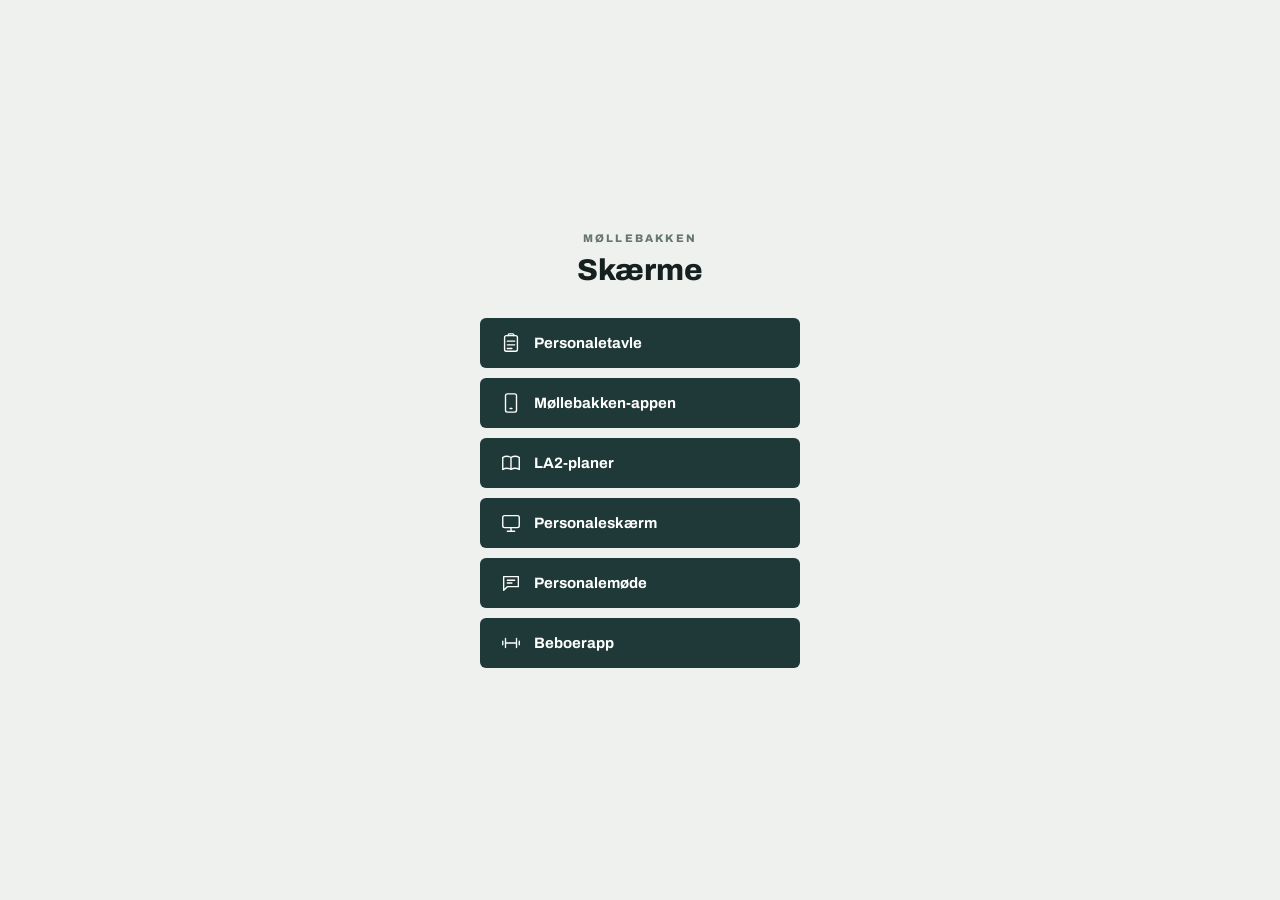
<file: index.html>
<!DOCTYPE html>
<html lang="da">
<head>
<meta charset="UTF-8">
<meta name="viewport" content="width=device-width, initial-scale=1.0">
<meta name="color-scheme" content="light only">
<title>Møllebakken — skærme</title>
<link rel="stylesheet" href="shared/tokens.css">
<link rel="preconnect" href="https://fonts.googleapis.com">
<link href="https://fonts.googleapis.com/css2?family=Archivo:wght@500;600;700;800&display=swap" rel="stylesheet">
<style>
  body{
    font-family:'Archivo', sans-serif;
    background:var(--papir);
    color:var(--blaek);
    display:flex;
    flex-direction:column;
    align-items:center;
    justify-content:center;
    min-height:100vh;
    margin:0;
    gap:10px;
  }

  h1{
    font-size:30px;
    font-weight:800;
    margin:0 0 22px 0;
  }

  nav{
    display:flex;
    flex-direction:column;
    gap:10px;
  }

  a{
    display:flex;
    align-items:center;
    gap:12px;
    width:280px;
    padding:14px 20px;
    background:var(--brand);
    color:#fff;
    text-decoration:none;
    border-radius:6px;
    font-weight:700;
    font-size:15px;
  }

  a svg{ width:22px; height:22px; flex-shrink:0; }
</style>
</head>
<body>
  <div class="eyebrow">Møllebakken</div>
  <h1>Skærme</h1>
  <nav>
    <a href="personaletavle-v2/">
      <svg viewBox="0 0 24 24" fill="none" stroke="currentColor" stroke-width="1.5" stroke-linecap="round" stroke-linejoin="round">
        <rect x="5" y="4" width="14" height="17" rx="2"></rect>
        <path d="M9 4V3a1 1 0 0 1 1-1h4a1 1 0 0 1 1 1v1"></path>
        <path d="M8 10h8M8 14h8M8 18h5"></path>
      </svg>
      Personaletavle
    </a>
    <a href="mollebakken-app-v2/">
      <svg viewBox="0 0 24 24" fill="none" stroke="currentColor" stroke-width="1.5" stroke-linecap="round" stroke-linejoin="round">
        <rect x="6" y="2" width="12" height="20" rx="2"></rect>
        <path d="M11 18h2"></path>
      </svg>
      Møllebakken-appen
    </a>
    <a href="la2-v2/">
      <svg viewBox="0 0 24 24" fill="none" stroke="currentColor" stroke-width="1.5" stroke-linecap="round" stroke-linejoin="round">
        <path d="M3 19a9 9 0 0 1 9 0a9 9 0 0 1 9 0"></path>
        <path d="M3 6a9 9 0 0 1 9 0a9 9 0 0 1 9 0"></path>
        <path d="M3 6l0 13M12 6l0 13M21 6l0 13"></path>
      </svg>
      LA2-planer
    </a>
    <a href="personaleskaerm-v2/">
      <svg viewBox="0 0 24 24" fill="none" stroke="currentColor" stroke-width="1.5" stroke-linecap="round" stroke-linejoin="round">
        <rect x="3" y="4" width="18" height="13" rx="2"></rect>
        <path d="M8 21h8M12 17v4"></path>
      </svg>
      Personaleskærm
    </a>
    <a href="personalemoede-v2/">
      <svg viewBox="0 0 24 24" fill="none" stroke="currentColor" stroke-width="1.5" stroke-linecap="round" stroke-linejoin="round">
        <path d="M4 5h16v11H8l-4 4V5z"></path>
        <path d="M8 9h8M8 12h5"></path>
      </svg>
      Personalemøde
    </a>
    <a href="beboer-v2/">
      <svg viewBox="0 0 24 24" fill="none" stroke="currentColor" stroke-width="1.5" stroke-linecap="round" stroke-linejoin="round">
        <path d="M6 7v10M18 7v10M3 10v4M21 10v4M6 12h12"></path>
      </svg>
      Beboerapp
    </a>
  </nav>
</body>
</html>
</file>
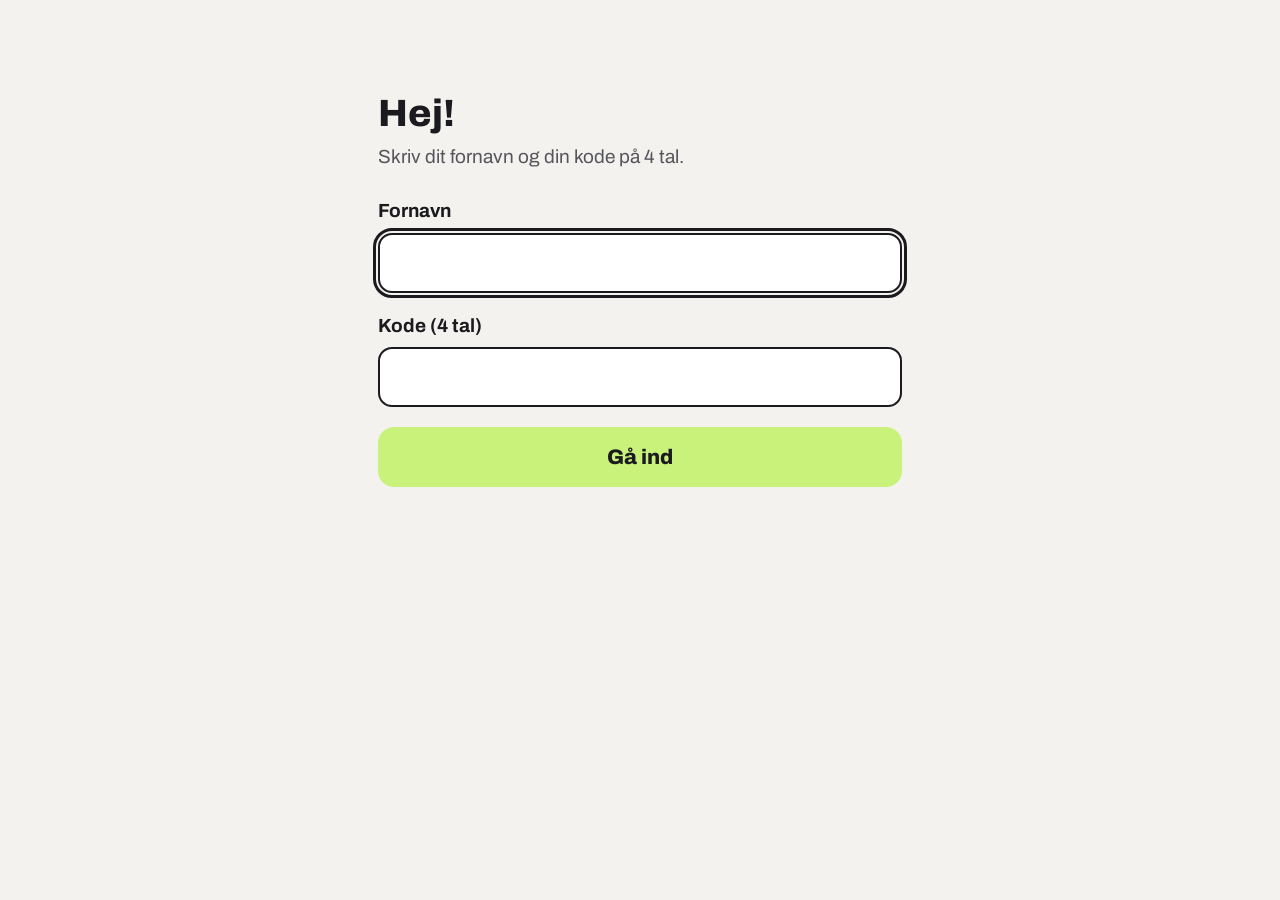
<file: beboer-v2/index.html>
<!DOCTYPE html>
<html lang="da">
<head>
<meta charset="UTF-8">
<meta name="viewport" content="width=device-width, initial-scale=1.0, viewport-fit=cover">
<meta name="color-scheme" content="light">
<meta name="theme-color" content="#1B1B1F">
<meta name="apple-mobile-web-app-capable" content="yes">
<meta name="mobile-web-app-capable" content="yes">
<meta name="apple-mobile-web-app-title" content="Møllebakken">
<title>Møllebakken – min app</title>
<link rel="manifest" href="manifest.json">
<link rel="apple-touch-icon" href="icon-192.png?v=2">
<link rel="icon" type="image/png" href="icon-192.png?v=2">
<link rel="stylesheet" href="../shared/tokens.css">
<link rel="preconnect" href="https://fonts.googleapis.com">
<link href="https://fonts.googleapis.com/css2?family=Archivo:wght@500;600;700;800&family=Dela+Gothic+One&family=Bungee&family=Silkscreen:wght@400;700&family=Fraunces:wght@600&family=Baloo+2:wght@700&display=swap" rel="stylesheet">
<link rel="stylesheet" href="app.css">
</head>
<body>
<div id="rod"></div>
<noscript>Appen kræver JavaScript.</noscript>
<script src="supabase-js.min.js"></script>
<script src="../shared/kost-ikoner.js"></script>
<script src="app.js"></script>
</body>
</html>
</file>
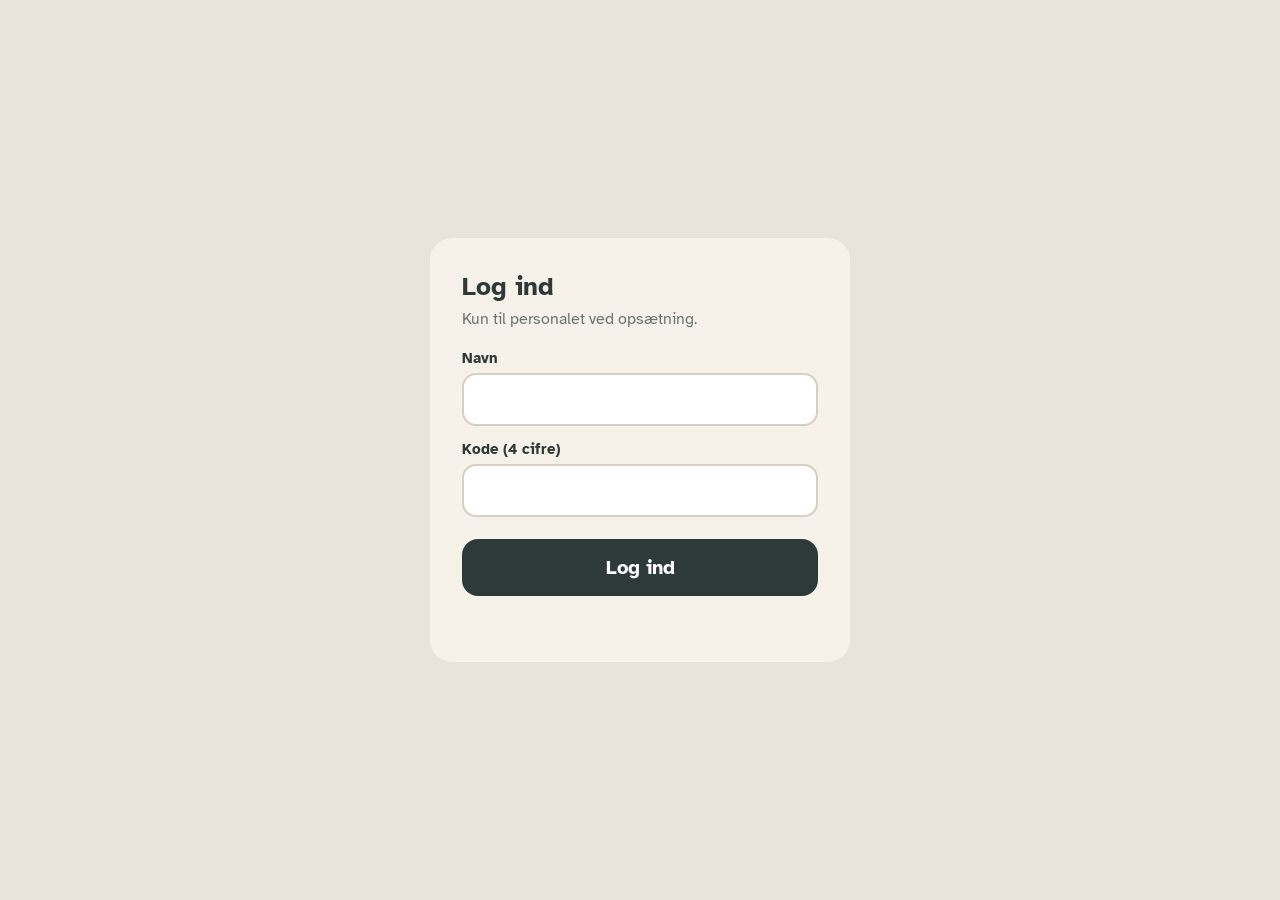
<file: leyla-v2/index.html>
<!DOCTYPE html>
<html lang="da">
<head>
<meta charset="UTF-8">
<meta name="viewport" content="width=device-width, initial-scale=1.0, viewport-fit=cover, user-scalable=no">
<meta name="color-scheme" content="light">
<meta name="theme-color" content="#E9E4DB">
<meta name="apple-mobile-web-app-capable" content="yes">
<meta name="mobile-web-app-capable" content="yes">
<meta name="apple-mobile-web-app-title" content="Min dag">
<title>Min dag</title>
<link rel="manifest" href="manifest.json">
<link rel="apple-touch-icon" href="icon-192.png?v=2">
<link rel="icon" type="image/png" href="icon-192.png?v=2">
<link rel="preconnect" href="https://fonts.googleapis.com">
<link rel="preconnect" href="https://fonts.gstatic.com" crossorigin>
<link href="https://fonts.googleapis.com/css2?family=Atkinson+Hyperlegible:wght@400;700&display=swap" rel="stylesheet">
<link rel="stylesheet" href="app.css">
</head>
<body>
<div id="rod"></div>
<noscript>Appen kræver JavaScript.</noscript>
<script src="supabase-js.min.js"></script>
<script src="app.js"></script>
</body>
</html>
</file>
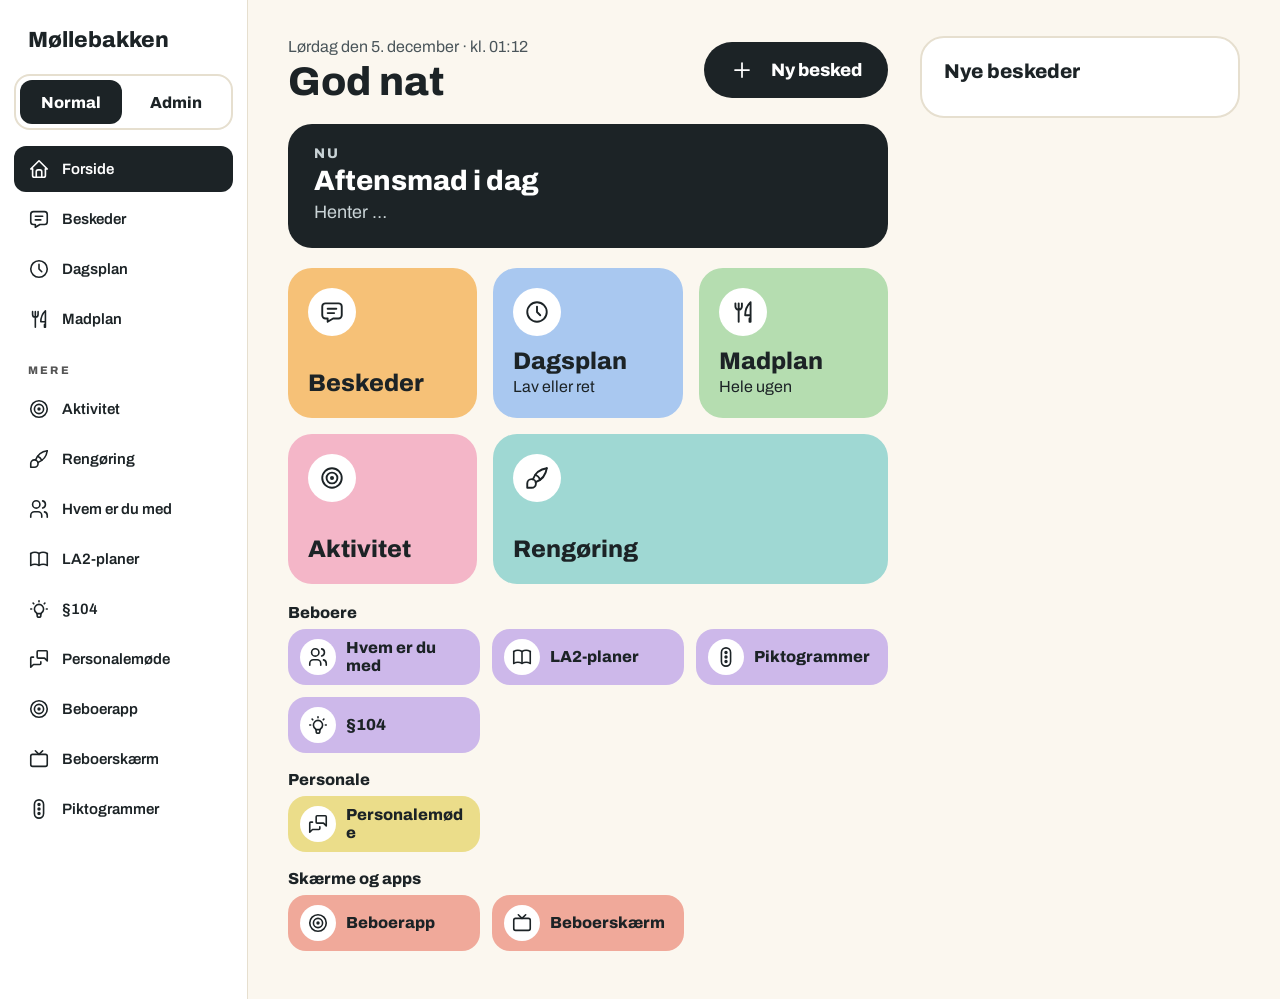
<file: mollebakken-app-v2/index.html>
<!DOCTYPE html>
<html lang="da">
<head>
<meta charset="UTF-8">
<meta name="viewport" content="width=device-width, initial-scale=1.0, viewport-fit=cover">
<meta name="color-scheme" content="light only">
<title>Møllebakken</title>

<!-- PWA: gør appen installerbar ("Føj til startskærm") på telefonen -->
<link rel="manifest" href="manifest.json">
<meta name="theme-color" content="#1e3937">
<link rel="icon" href="icon-192.png">
<link rel="apple-touch-icon" href="icon-192.png">
<meta name="apple-mobile-web-app-capable" content="yes">
<meta name="apple-mobile-web-app-status-bar-style" content="black-translucent">
<meta name="apple-mobile-web-app-title" content="Møllebakken">

<link rel="preconnect" href="https://fonts.googleapis.com">
<link href="https://fonts.googleapis.com/css2?family=Archivo:wght@400;500;600;700;800;900&display=swap" rel="stylesheet">

<link rel="stylesheet" href="../shared/tokens.css">
<link rel="stylesheet" href="piktogram-admin.css">
<link rel="stylesheet" href="kostplan.css">

<style>
  :root{
    --mørk:#1e3937;
    --grøn:#2f6b52;
    --grøn-lys:#3f8064;
    --guld:#d89b2b;
    --guld-lys:#f0b94a;
    --baggrund:#F4F2EE;   /* varm lys baggrund (kun i appen — tokens.css er urørt) */
    --kort:#ffffff;
    --tekst-svag:#5b6b68;
    --rød:#dc2626;
  }

  *{ box-sizing:border-box; }

  body{
    margin:0;
    font-family:'Archivo', sans-serif;
    background:var(--baggrund);
    color:var(--mørk);
    min-height:100vh;
  }

  h1,h2,h3{ font-family:'Archivo', sans-serif; }

  button{
    font-family:'Archivo', sans-serif;
    cursor:pointer;
    border:none;
    border-radius:8px;
  }

  input, select, textarea{
    font-family:'Archivo', sans-serif;
    border:1px solid #d1d9d6;
    border-radius:8px;
    padding:8px 10px;
    font-size:16px; /* iOS auto-zoomer ellers ved fokus på felter under 16px */
  }

  #app{
    max-width:none;
    margin:0;
    min-height:100vh;
    background:var(--baggrund);
    position:relative;
    padding-bottom:calc(72px + env(safe-area-inset-bottom));   /* plads til bundmenuen (+ iPhones hjemmebar) */
  }

  @media (min-width:900px){
    #app{ padding-bottom:0; }
  }

  .side{ display:none; padding:20px; max-width:760px; margin:0 auto; }
  .side.aktiv{ display:block; }
  @media (min-width:900px){
    .side{ max-width:1100px; }
  }

  /* ---- Hovedmenu: bundmenu (telefon) og sidemenu (PC). Samme punkter og samme ikoner. ---- */

  :root{
    --ny-sort:#1A1A1A;
    --ny-gul:#FACC15;
    --ny-orange:#C2410C;
    --ny-roed:#B91C1C;
    --ny-roed-lys:#FDECEC;
    --ny-graa:#555555;
    --ny-streg:#E6E2D9;
  }

  #bundNav{
    position:fixed;
    bottom:0; left:0; right:0;
    background:#fff;
    border-top:1px solid var(--ny-streg);
    display:flex;
    flex-wrap:nowrap;
    z-index:999;
    padding-bottom:env(safe-area-inset-bottom);
  }

  #bundNav button{
    flex:1 1 0;
    min-width:0;
    background:none;
    color:var(--ny-graa);
    padding:6px 2px 8px;
    min-height:60px;   /* trykflade > 44 px */
    font-size:11px;
    font-weight:600;
    display:flex;
    flex-direction:column;
    align-items:center;
    justify-content:center;
    gap:3px;
    white-space:nowrap;
    overflow:hidden;
    text-overflow:ellipsis;
    border-radius:0;
  }

  #bundNav button .ikon{ display:inline-flex; align-items:center; justify-content:center; width:52px; height:30px; border-radius:15px; }

  /* Aktiv = mørk boks bag ikonet; teksten bliver sort og fed */
  #bundNav button.aktivFane{ color:var(--ny-sort); font-weight:800; }
  #bundNav button.aktivFane .ikon{ background:var(--ny-sort); color:#fff; }

  #sideMenu{ display:none; }

  /* På PC erstattes bundmenuen af en hvid sidemenu. Den ligger i flowet (hverken sticky eller 100vh):
     den følger #app's højde og scroller med siden. */
  @media (min-width:900px){
    #bundNav{ display:none; }
    #app{ padding-left:248px; }
    #sideMenu{
      display:flex; flex-direction:column; gap:4px;
      position:absolute; top:0; bottom:0; left:0; width:248px;
      background:#fff; border-right:1px solid var(--ny-streg);
      padding:28px 14px 24px;
    }
  }

  .smBrand{ font-size:22px; font-weight:800; color:var(--ny-sort); padding:0 14px 18px; }
  .smGruppe{ font-size:11px; font-weight:800; letter-spacing:.2em; text-transform:uppercase; color:var(--ny-graa); padding:18px 14px 6px; }
  .smKnap{
    display:flex; align-items:center; gap:12px; width:100%; min-height:46px;
    background:none; color:var(--ny-sort); font-size:15px; font-weight:600; text-align:left;
    padding:10px 14px; border-radius:12px;
  }
  .smKnap:hover{ background:#F4F2EE; }
  .smKnap .ikon{ display:inline-flex; flex-shrink:0; }
  /* Aktiv side = nu-block: ikon og tekst vendes om sammen */
  .smKnap.aktiv{ background:var(--ny-sort); color:#fff; }
  .smKnap.aktiv:hover{ background:var(--ny-sort); }

  .fsCirkel{ width:36px; height:36px; border-radius:50%; color:#fff; display:inline-flex; align-items:center; justify-content:center; font-weight:800; font-size:16px; flex-shrink:0; }
  .fsIngen{ color:#8a8a8a; font-size:15px; padding:8px 0; }

  /* Alt herunder er dimensioneret til en telefonskærm (max ~480px). I
     sidemenu-layoutet (≥900px, se ovenfor) er indholdskolonnen derimod op
     til ~830px bred, så uden en øvre grænse strækker formularer, knapper
     og dropdowns sig ud over hele bredden og ser forkert store/spinkle ud.
     Kapper derfor kort/formularer til en læselig bredde, og lader
     forsidens kort ligge i to kolonner. */
  @media (min-width:900px){
    .side > .kort,
    .side > .modeVælger,
    .side > .kommerSnart{
      max-width:600px;
    }
  }

  /* ---- Generelle kort/formularer ---- */

  .kort{
    background:var(--kort);
    border-radius:14px;
    padding:16px;
    margin-bottom:14px;
    box-shadow:0 4px 14px rgba(30,57,55,.06);
  }

  .modeVælger{
    width:100%;
    padding:12px 40px 12px 14px;
    margin-bottom:16px;
    font-size:14px;
    font-weight:600;
    background-color:var(--mørk);
    color:white;
    border-radius:10px;
    -webkit-appearance:none;
    appearance:none;
    background-image:url("data:image/svg+xml,%3Csvg xmlns='http://www.w3.org/2000/svg' viewBox='0 0 24 24' fill='none' stroke='%23f0b94a' stroke-width='3'%3E%3Cpath d='M6 9l6 6 6-6'/%3E%3C/svg%3E");
    background-repeat:no-repeat;
    background-position:right 14px center;
    background-size:16px;
    box-shadow:0 2px 8px rgba(30,57,55,.2);
  }

  .beboerHeader{
    color:white;
    font-weight:700;
    font-size:13px;
    letter-spacing:.5px;
    padding:8px 12px;
    border-radius:8px 8px 0 0;
    margin:-16px -16px 12px -16px;
  }

  .knap{
    background:var(--grøn);
    color:white;
    padding:10px 16px;
    font-size:13px;
    font-weight:600;
  }
  .knap:hover{ background:var(--grøn-lys); }

  .knapGuld{ background:var(--guld); color:var(--mørk); }

  .knapLille{ padding:5px 10px; font-size:11px; border-radius:6px; }

  .knapFare{ background:var(--rød); color:white; }

  /* Ikoner (shared/ikoner.js): indsættes i span[data-ikon] via indsætIkoner(). Ikon + tekst i samme knap
     får lidt luft; ikon alene (.alene, sættes automatisk) og faste .ikon-pladser får ingen. */
  span[data-ikon], .ikonSpan{ display:inline-flex; vertical-align:middle; margin-right:.4em; }
  span[data-ikon].alene, .ikon[data-ikon]{ margin-right:0; }
  .farvePrik{ display:inline-block; width:18px; height:18px; border-radius:50%; vertical-align:middle; }
  .farvePrik.rød{ background:#ef4444; }
  .farvePrik.gul{ background:#f59e0b; }
  .farvePrik.grøn{ background:#22c55e; }

  /* ---- P-møde: leder-godkendelse — store knapper, tælefon-venligt ---- */
  .moedeAfventerKort{ margin-bottom:12px; }
  .moedeAfventerKort .pmMeta{ font-size:12px; color:var(--tekst-svag); margin:4px 0 12px 0; }
  .knapStorRække{ display:flex; gap:10px; }
  .knapStorRække button{
    flex:1;
    padding:16px;
    font-size:15px;
    font-weight:700;
    border-radius:10px;
  }

  /* ---- Skærm: skjul personale på beboerskærmen ---- */
  .skDagVælg{ display:flex; gap:8px; margin-bottom:14px; }
  .skDagVælg button{
    flex:1; padding:12px; font-size:14px; font-weight:700;
    background:var(--kort); color:var(--mørk); border:1px solid #d1d9d6; border-radius:10px;
  }
  .skDagVælg button.valgt{ background:var(--mørk); color:white; border-color:var(--mørk); }
  .skRække{ padding:12px 0; border-top:1px solid #e3e9e6; }
  .skRække:first-child{ border-top:none; }
  .skRækkeTop{ display:flex; align-items:center; gap:10px; }
  .skRækkeTop .skNavn{ flex:1; min-width:0; }
  .skNavn strong{ display:block; font-size:15px; }
  .skMeta{ font-size:12px; color:var(--tekst-svag); font-variant-numeric:tabular-nums; }
  .skRækkeTop button{ padding:10px 16px; font-size:14px; font-weight:700; border-radius:10px; flex-shrink:0; }
  .skVisIgen{ background:var(--grøn); color:white; }
  .skSkjul{ background:var(--baggrund); color:var(--mørk); border:1px solid #d1d9d6 !important; }
  .skAarsagValg{ display:grid; grid-template-columns:1fr 1fr; gap:8px; margin-top:10px; }
  .skAarsagValg button{ padding:14px 8px; font-size:14px; font-weight:700; border-radius:10px; background:var(--mørk); color:white; }
  .skAarsagValg button.skUden{ background:var(--baggrund); color:var(--mørk); border:1px solid #d1d9d6; }
  .skAarsagValg button.skAnnuller{ grid-column:1 / -1; background:none; color:var(--tekst-svag); padding:8px; font-weight:600; }
  .skRække.erSkjult .skNavn strong{ color:var(--tekst-svag); text-decoration:line-through; }
  .skTom{ font-size:13px; color:var(--tekst-svag); padding:4px 0; }

  /* ---- Admin → Mødedag: fire bunker + skiftetidspunkt ---- */
  .mdDatoRække{ display:flex; gap:8px; margin-bottom:14px; align-items:stretch; }
  .mdDatoRække button{
    flex:1; padding:12px; font-size:14px; font-weight:700;
    background:var(--kort); color:var(--mørk); border:1px solid #d1d9d6; border-radius:10px;
  }
  .mdDatoRække button.valgt{ background:var(--mørk); color:white; border-color:var(--mørk); }
  .mdDatoRække input{ flex:1.4; min-width:0; font-size:14px; font-weight:700; padding:10px; }
  .mdSkifte{
    background:var(--mørk); color:white; border-radius:14px; padding:14px 16px; margin-bottom:12px;
    display:flex; align-items:center; justify-content:space-between; gap:12px;
  }
  .mdSkifteLabel{ font-size:12px; font-weight:800; text-transform:uppercase; letter-spacing:.14em; opacity:.85; }
  .mdSkifteSub{ font-size:12px; opacity:.8; margin-top:4px; line-height:1.4; }
  .mdSkifteKl{ font-size:38px; font-weight:800; line-height:1; font-variant-numeric:tabular-nums; color:var(--guld-lys); white-space:nowrap; }
  .mdSkifteKl.ingen{ font-size:18px; color:white; opacity:.8; }
  .mdBesked{ background:#fff7e0; border:1px solid #f0d58a; border-radius:12px; padding:12px 14px; margin-bottom:12px; font-size:13px; line-height:1.5; }
  .mdBesked button{ margin-top:8px; padding:10px 14px; font-size:13px; font-weight:700; background:var(--mørk); color:white; border-radius:8px; }
  .mdHandlinger{ display:flex; gap:8px; flex-wrap:wrap; margin-bottom:6px; }
  .mdHandlinger button{ flex:1; min-width:150px; padding:14px; font-size:15px; font-weight:700; border-radius:10px; }
  .mdGem{ background:var(--grøn); color:white; }
  .mdGem:disabled{ opacity:.45; cursor:default; }
  .mdIkke{ background:var(--kort); color:var(--rød); border:1px solid #e3b4b4 !important; }
  .mdStatus{ font-size:12px; color:var(--tekst-svag); margin:0 0 14px; min-height:16px; }
  .mdStatus.ugemt{ color:#92600a; font-weight:700; }
  .mdBunkeHoved{ display:flex; align-items:baseline; justify-content:space-between; gap:8px; }
  .mdBunkeHoved h3{ margin:0; font-size:17px; }
  .mdAntal{ font-size:13px; font-weight:800; color:var(--tekst-svag); }
  .mdBeskr{ font-size:12px; color:var(--tekst-svag); margin:2px 0 6px; line-height:1.4; }
  .mdBunke.vikar{ border-left:5px solid var(--grøn) !important; }
  .mdBunke.kun_til_moede{ border-left:5px solid #9aa7a4 !important; }
  .mdBunke.fortsaetter{ border-left:5px solid var(--guld) !important; }
  .mdBunke.normal{ border-left:5px solid #d1d9d6 !important; }
  .mdPerson{ border-top:1px solid #e3e9e6; }
  .mdRække{ display:flex; align-items:center; gap:12px; width:100%; padding:10px 0; background:none; color:var(--mørk); text-align:left; border-radius:0; }
  .mdFoto{
    width:44px; height:44px; border-radius:50%; background:var(--tekst-svag); color:white; overflow:hidden; flex-shrink:0;
    display:flex; align-items:center; justify-content:center; font-weight:700; font-size:15px;
  }
  .mdFoto img{ width:100%; height:100%; object-fit:cover; display:block; }
  .mdTekst{ flex:1; min-width:0; }
  .mdNavn{ font-weight:800; font-size:15px; overflow:hidden; text-overflow:ellipsis; white-space:nowrap; }
  .mdMeta{ font-size:12px; color:var(--tekst-svag); font-variant-numeric:tabular-nums; }
  .mdPrik{ width:10px; height:10px; border-radius:50%; background:var(--guld); flex-shrink:0; }
  .mdPil{ color:var(--tekst-svag); font-size:12px; flex-shrink:0; }
  .mdValg{ display:grid; grid-template-columns:1fr 1fr; gap:8px; padding:0 0 12px; }
  .mdValg button{ padding:12px 8px; font-size:14px; font-weight:700; border-radius:10px; background:var(--baggrund); color:var(--mørk); border:1px solid #d1d9d6; }
  .mdValg button.valgt{ background:var(--mørk); color:white; border-color:var(--mørk); }
  .mdValg button.mdAuto{ grid-column:1 / -1; background:none; color:var(--tekst-svag); border:none; padding:8px; font-weight:600; }
  @media (min-width:900px){
    #mdBunker{ display:grid; grid-template-columns:1fr 1fr; gap:0 16px; align-items:start; }
  }

  .prioritetVælg{ display:flex; gap:6px; margin:8px 0; }
  .prioritetVælg button{
    flex:1;
    padding:8px;
    font-size:12px;
    border:2px solid transparent;
    color:white;
  }
  .prioritetVælg button[data-p="Rød"]{ background:#ef4444; }
  .prioritetVælg button[data-p="Gul"]{ background:#f59e0b; }
  .prioritetVælg button[data-p="Grøn"]{ background:#22c55e; }
  .prioritetVælg button.valgt{ border-color:var(--mørk); }

  .beskedRække{
    display:flex;
    justify-content:space-between;
    align-items:flex-start;
    gap:8px;
    padding:8px 0;
    border-bottom:1px solid #eef2ef;
    font-size:13px;
  }
  .beskedRække:last-child{ border-bottom:none; }
  .beskedMeta{ color:var(--tekst-svag); font-size:11px; }

  .beskedFilValgt{ display:flex; align-items:center; gap:10px; background:#eef2ef; border-radius:8px; padding:8px 10px; font-size:14px; }
  .beskedFilValgt span{ flex:1; min-width:0; overflow-wrap:anywhere; }
  .beskedFilFejl{ color:#b91c1c; font-size:13px; font-weight:600; }
  .beskedRække .beskedHandlinger{ display:flex; flex-direction:column; gap:6px; }
  .beskedFilLink{ background:none; color:var(--grøn); padding:4px 0; font-size:13px; font-weight:600; text-align:left; overflow-wrap:anywhere; }
  .formRække{ display:flex; flex-direction:column; gap:4px; margin-bottom:10px; }
  .formRække label{ font-size:12px; font-weight:600; color:var(--tekst-svag); }

  /* ---- Rengøring: farver og ikoner pr. rum ---- */
  body.rengoringSide{ background:#FAF7F0; }
  #rengoring.side{ max-width:1400px; color:#1F2A24; font-family:var(--font-sans); }
  #rengoring .sidehovedTitel{ font-size:44px; font-weight:800; color:#1F2A24; }
  #rengoring .sidehovedSub{ color:#1F2A24; opacity:.8; }
  .rgUgenr{ font-size:20px; font-weight:800; color:#1F2A24; }

  .rgStort{ display:grid; grid-template-columns:120px minmax(0, 1fr) 380px; gap:28px; align-items:center; border-radius:28px; padding:28px; margin-bottom:16px; }
  .rgStortIkon{ width:120px; height:120px; border-radius:28px; background:#fff; display:flex; align-items:center; justify-content:center; }
  .rgStortMidte{ display:flex; flex-direction:column; gap:10px; min-width:0; }
  .rgStortDag{ font-size:16px; font-weight:800; letter-spacing:.06em; }
  .rgStortRum{ font-size:44px; font-weight:800; line-height:1.08; overflow-wrap:anywhere; }
  .rgStortNavn{ font-size:24px; font-weight:800; }
  .rgAnsvarlig{ display:flex; align-items:center; gap:12px; min-width:0; }
  .rgCirkel{ flex:0 0 auto; border-radius:50%; display:inline-flex; align-items:center; justify-content:center; font-weight:800; }
  .rgOpgaver{ list-style:none; margin:0; padding:0; display:flex; flex-direction:column; gap:8px; }
  .rgOpgave{ display:flex; align-items:center; gap:10px; background:#fff; border-radius:999px; padding:9px 16px; font-size:18px; font-weight:600; line-height:1.25; }
  .rgOpgave span:last-child{ min-width:0; overflow-wrap:anywhere; }
  .rgPrik{ flex:0 0 auto; width:9px; height:9px; border-radius:50%; }

  .rgFliser{ display:grid; grid-template-columns:repeat(7, minmax(0, 1fr)); gap:12px; }
  .rgFlise{ display:flex; flex-direction:column; align-items:flex-start; gap:10px; min-height:250px; padding:16px 14px; border-radius:22px; border:3px solid transparent; min-width:0; }
  .rgFliseDag{ font-size:15px; font-weight:800; letter-spacing:.06em; }
  .rgFliseRum{ font-size:17px; font-weight:800; line-height:1.2; overflow-wrap:break-word; hyphens:auto; }
  .rgFliseNavn{ font-size:14px; font-weight:800; min-width:0; overflow-wrap:break-word; hyphens:auto; }
  .rgFlise .rgAnsvarlig{ gap:8px; }
  .rgKnap{ margin-top:auto; align-self:stretch; display:inline-flex; align-items:center; justify-content:center; gap:8px; min-height:44px; padding:0 12px; border-radius:12px; background:#2F6B4F; color:#fff; border:2px solid #2F6B4F; font-size:16px; font-weight:800; }
  .rgKnap.gjort{ background:#fff; color:#25622A; border-color:#25622A; }
  @media (max-width:1000px){
    .rgStort{ grid-template-columns:120px minmax(0, 1fr); }
    .rgOpgaver{ grid-column:1 / -1; }
  }
  @media (max-width:900px){ .rgFliser{ grid-template-columns:repeat(2, minmax(0, 1fr)); } }
  @media (max-width:600px){
    .rgFliser{ grid-template-columns:1fr; }
    .rgStort{ grid-template-columns:1fr; padding:20px; }
    .rgStortRum{ font-size:34px; }
    #rengoring .sidehovedTitel{ font-size:36px; }
  }

  /* ---- Beskeder: oversigt og Ny besked ---- */
  #opgaverMode, #programMode{ display:none; }   /* menuen vælger tilstand */

  .bsGitter{ display:grid; grid-template-columns:1fr; gap:12px; margin-bottom:16px; }
  @media (min-width:700px){ .bsGitter{ grid-template-columns:1fr 1fr; } }
  @media (min-width:1200px){ .bsGitter{ grid-template-columns:1fr 1fr 1fr; } }
  .bsKort{ background:#fff; border:1px solid var(--ny-streg); border-radius:16px; padding:14px; min-width:0; }
  .bsKort.huset{ background:var(--ny-sort); color:#fff; border-color:var(--ny-sort); }
  .bsKort.huset .fsIngen{ color:#B5B5B5; }
  .bsHoved{ display:flex; align-items:center; gap:10px; margin-bottom:10px; }
  .bsNavn{ font-family:'Archivo', sans-serif; font-size:20px; font-weight:800; margin:0; flex:1; }
  .bsAntal{ min-width:28px; height:28px; border-radius:14px; background:#F4F2EE; color:var(--ny-sort); font-size:14px; font-weight:800; display:inline-flex; align-items:center; justify-content:center; }
  .bfHusCirkel{ background:var(--ny-orange); }
  .bsKort.huset .bfHusCirkel{ background:#fff; color:var(--ny-sort); }

  .bsRække{ background:#F4F2EE; color:var(--ny-sort); border-radius:12px; padding:12px; margin-top:8px; display:flex; flex-direction:column; gap:8px; font-size:15px; }
  .bsRække.vigtig{ background:var(--ny-orange); color:#fff; }
  .bsRække.spoerger{ background:var(--ny-roed-lys); color:var(--ny-roed); }
  .bsTop{ display:flex; align-items:flex-start; gap:8px; }
  .bsTitel{ font-weight:700; line-height:1.3; overflow-wrap:anywhere; min-width:0; }
  .bsDetalje{ font-size:14px; line-height:1.4; opacity:.9; overflow-wrap:anywhere; }
  .bsMeta{ display:flex; flex-wrap:wrap; align-items:center; gap:6px; font-size:12px; font-weight:700; }
  .bsVæk{ font-size:12px; font-weight:800; letter-spacing:.04em; text-transform:uppercase; opacity:.85; }
  .bsAfsender{ font-weight:500; opacity:.8; }
  .bsSpoerg{ font-weight:700; line-height:1.35; overflow-wrap:anywhere; }
  .bsFil{ display:inline-flex; align-items:center; gap:8px; min-height:44px; align-self:flex-start; background:none; color:inherit; font-size:14px; font-weight:600; text-decoration:underline; padding:0 4px; max-width:100%; }
  .bsFil span{ min-width:0; overflow:hidden; text-overflow:ellipsis; white-space:nowrap; }
  .bsKnapper{ display:flex; gap:8px; }
  .bsKnap{
    flex:1; display:inline-flex; align-items:center; justify-content:center; gap:8px; min-height:44px; padding:0 14px;
    border-radius:10px; background:#fff; color:var(--ny-sort); border:1.5px solid var(--ny-sort); font-size:15px; font-weight:700;
  }
  /* Beskeder (oversigt): kompakte rækker, filter og to visninger */
  .bvHoved{ display:flex; align-items:baseline; justify-content:space-between; gap:12px; margin:0 0 12px; }
  .bvHoved h2{ margin:0; font-size:30px; font-weight:800; color:#1F2A24; }
  .bvAntalI{ font-size:16px; color:#6B7075; }
  .bvVisning{ display:flex; gap:8px; margin-bottom:10px; }
  .bvVisKnap{ flex:1 1 0; min-height:44px; border-radius:22px; background:#fff; border:1.5px solid #E6E0D2; color:#1F2A24; font-size:16px; font-weight:800; }
  .bvVisKnap[aria-pressed="true"]{ background:#1F2A24; border-color:#1F2A24; color:#fff; }
  .bvFilter{ display:flex; gap:8px; overflow-x:auto; margin:0 -20px 6px; padding:2px 20px 8px; scrollbar-width:none; -webkit-overflow-scrolling:touch; }
  .bvFilter::-webkit-scrollbar{ display:none; }
  .bvFilterKnap{ flex:0 0 auto; display:inline-flex; align-items:center; gap:8px; min-height:44px; padding:0 16px; border-radius:22px; background:#fff; border:1.5px solid #E6E0D2; color:#1F2A24; font-size:16px; font-weight:800; white-space:nowrap; }
  .bvFilterKnap[aria-pressed="true"]{ background:#1F2A24; border-color:#1F2A24; color:#fff; }
  .bvFilterKnap .bvAntal{ font-weight:600; opacity:.7; }
  .bvPrik{ width:14px; height:14px; border-radius:50%; flex:0 0 auto; }
  .bvListe{ padding-bottom:170px; }
  .bvGruppe{ margin-bottom:10px; }
  .bvGruppeHoved{ position:sticky; top:var(--bvTop, 0px); z-index:5; display:flex; align-items:center; gap:10px; padding:8px 0; background:var(--f-baggrund); }
  .bvGruppeIkon{ width:34px; height:34px; border-radius:10px; display:flex; align-items:center; justify-content:center; color:#fff; flex:0 0 auto; }
  .bvGruppeIkon.rund{ border-radius:50%; font-size:16px; font-weight:800; }
  .bvGruppeNavn{ margin:0; flex:1; min-width:0; font-size:21px; font-weight:800; color:#1F2A24; }
  .bvGruppeAntal{ min-width:28px; height:28px; padding:0 8px; border-radius:14px; background:#EFE9DA; color:#1F2A24; font-size:14px; font-weight:800; display:inline-flex; align-items:center; justify-content:center; }
  .bvRække{ background:#fff; border:1px solid #E6E0D2; border-radius:18px; margin-bottom:8px; }
  .bvRække.åben{ border-color:#1F2A24; box-shadow:0 0 0 1px #1F2A24; }
  .bvRækkeKnap{ display:flex; align-items:flex-start; gap:12px; width:100%; min-height:44px; padding:12px; text-align:left; background:none; color:#1F2A24; border-radius:18px; }
  .bvIkon{ width:44px; height:44px; border-radius:14px; flex:0 0 auto; display:flex; align-items:center; justify-content:center; color:#fff; }
  .bvTekstDel{ flex:1; min-width:0; display:flex; flex-direction:column; gap:4px; }
  .bvTekst{ font-size:17px; font-weight:600; line-height:1.3; overflow-wrap:anywhere; }
  .bvMeta{ display:flex; flex-wrap:wrap; align-items:center; gap:4px 10px; font-size:14px; line-height:1.3; }
  .bvLinjeNavn{ font-weight:800; }
  .bvStatus{ display:inline-flex; align-items:center; gap:4px; color:#555; }
  .bvTid{ font-weight:700; color:#555; }
  .bvVigtigt{ background:#F2B84B; color:#2A1D00; font-size:12px; font-weight:800; letter-spacing:.06em; padding:2px 8px; border-radius:6px; }
  .bvDetaljer{ padding:0 12px 12px; display:flex; flex-direction:column; gap:10px; }
  .bvDetalje{ font-size:16px; line-height:1.4; overflow-wrap:anywhere; }
  .bvAfsender{ font-size:14px; color:#555; }
  .bvHandlinger{ display:flex; gap:8px; }
  .bvHandling{ flex:1 1 0; min-width:0; min-height:48px; border-radius:12px; background:#fff; border:1.5px solid #1F2A24; color:#1F2A24; font-size:16px; font-weight:700; display:inline-flex; align-items:center; justify-content:center; gap:6px; }
  .bvHandling.slet{ border-color:#B42318; color:#B42318; }
  .bvHandling.farlig{ background:#B42318; border-color:#B42318; color:#fff; }
  .bvSpoerg{ padding:14px 12px 12px; display:flex; flex-direction:column; gap:10px; }
  .bvSpoergTitel{ font-size:18px; font-weight:800; color:#B42318; }
  .bvFab{ position:fixed; right:16px; bottom:calc(76px + env(safe-area-inset-bottom)); z-index:900; display:inline-flex; align-items:center; gap:8px; min-height:56px; padding:0 22px; border-radius:28px; background:#1F2A24; color:#fff; font-size:18px; font-weight:800; box-shadow:0 6px 18px rgba(31, 42, 36, .3); }
  @media (min-width:900px){ .bvFab{ bottom:24px; } }
  #bvArkBaggrund{ position:fixed; inset:0; background:rgba(0, 0, 0, .4); z-index:1100; }
  #bvArk{ position:fixed; left:0; right:0; bottom:0; z-index:1101; max-width:560px; margin:0 auto; max-height:88vh; overflow:auto; background:#fff; border-radius:22px 22px 0 0; padding:16px 16px calc(16px + env(safe-area-inset-bottom)); }
  .bvArkHoved{ display:flex; align-items:center; justify-content:space-between; gap:12px; margin-bottom:12px; }
  .bvArkHoved h3{ margin:0; font-size:20px; font-weight:800; }
  .bvArkLuk{ min-height:44px; padding:0 16px; border-radius:22px; background:#F4F2EE; color:#1F2A24; font-size:16px; font-weight:700; }
  .bsKnap.slet{ background:var(--ny-roed-lys); color:var(--ny-roed); border-color:var(--ny-roed); }
  .bsRække.spoerger .bsKnap.slet{ background:var(--ny-roed); color:#fff; }
  .bsStorKnap{
    display:flex; align-items:center; justify-content:center; gap:10px; width:100%; min-height:56px; padding:0 22px;
    border-radius:14px; background:var(--ny-sort); color:#fff; font-size:18px; font-weight:800;
  }
  .bsStorKnap:disabled{ opacity:.6; }

  .bfHoved{ display:flex; align-items:center; gap:14px; margin-bottom:14px; }
  .bfHoved h3{ margin:0; font-size:26px; font-weight:800; }
  .bfTilbage{ display:inline-flex; align-items:center; gap:6px; min-height:44px; padding:0 14px; border-radius:10px; background:#fff; color:var(--ny-sort); border:1.5px solid var(--ny-streg); font-size:15px; font-weight:700; }
  .bfGrid{ display:grid; grid-template-columns:minmax(0, 1fr); gap:16px; grid-template-areas:"steps" "preview" "submit"; }
  .bfSteps{ grid-area:steps; display:flex; flex-direction:column; gap:14px; min-width:0; }
  .bfPreview{ grid-area:preview; min-width:0; }
  .bfSubmit{ grid-area:submit; display:flex; gap:8px; }
  .bfSubmit .bsStorKnap{ flex:1 1 auto; width:auto; }
  .bfAnnuller{ min-height:56px; padding:0 22px; border-radius:14px; background:#fff; color:#1F2A24; border:1.5px solid #1F2A24; font-size:18px; font-weight:800; }
  .bfAktive{ display:none; min-width:0; }
  @media (min-width:700px){
    .bfGrid{ grid-template-columns:minmax(0, 1fr) 380px; grid-template-areas:"steps preview" "submit preview"; gap:16px 24px; align-items:start; }
    .bfPreview{ position:sticky; top:96px; align-self:start; max-height:calc(100vh - 112px); overflow:auto; }
    .bfAktive{ display:flex; flex-direction:column; gap:12px; margin-top:20px; }
  }
  @media (min-width:900px){ .bfPreview{ top:16px; max-height:calc(100vh - 32px); } }
  #beskedFormular{ padding-bottom:24px; }
  .bfSektion{ background:#fff; border:1px solid var(--ny-streg); border-radius:16px; padding:16px; }
  .bfSektion h4{ display:flex; align-items:center; gap:10px; margin:0 0 12px; font-size:18px; font-weight:800; }
  .bfNr{ width:28px; height:28px; border-radius:50%; background:var(--ny-sort); color:#fff; font-size:14px; font-weight:800; display:inline-flex; align-items:center; justify-content:center; flex-shrink:0; }
  .bfValgfri{ font-size:14px; font-weight:500; color:var(--ny-graa); }
  #beskedFormular input[type="text"], #beskedFormular input[type="date"], #beskedFormular input[type="time"], #beskedFormular textarea{ min-height:44px; width:100%; font-size:16px; border-radius:10px; }
  .bfChips{ display:flex; flex-wrap:wrap; gap:8px; }
  .bfChip{ display:inline-flex; align-items:center; gap:10px; min-height:48px; padding:6px 18px 6px 14px; border-radius:24px; background:#F4F2EE; color:var(--ny-sort); border:2px solid transparent; font-size:16px; font-weight:700; }
  .bfChip.valgt{ background:var(--ny-sort); color:#fff; }
  .bfEmner{ display:grid; grid-template-columns:repeat(2, minmax(0, 1fr)); gap:8px; }
  @media (min-width:700px){ .bfEmner{ grid-template-columns:repeat(3, minmax(0, 1fr)); } }
  .bfEmner.to{ grid-template-columns:repeat(2, minmax(0, 1fr)); }
  .bfEmne{ display:flex; align-items:center; gap:10px; min-height:56px; padding:8px; border-radius:16px; border:3px solid transparent; text-align:left; font-size:16px; font-weight:800; color:#1F2A24; min-width:0; }
  .bfEmneFirkant{ width:40px; height:40px; border-radius:12px; display:flex; align-items:center; justify-content:center; flex-shrink:0; }
  .bfEmneNavn{ min-width:0; overflow-wrap:anywhere; line-height:1.15; }
  .bfEmne.valgt{ border-color:#1F2A24; }
  .bfKategorier{ display:grid; grid-template-columns:repeat(4, 1fr); gap:8px; }
  .bfKategori{ display:flex; flex-direction:column; align-items:center; justify-content:center; gap:6px; min-height:76px; padding:8px 4px; border-radius:12px; background:#F4F2EE; color:var(--ny-sort); font-size:13px; font-weight:700; border:2px solid transparent; }
  .bfKategori.valgt{ background:var(--ny-sort); color:#fff; }
  .bfDatoRække{ display:flex; gap:8px; align-items:center; margin-top:8px; flex-wrap:wrap; }
  .bfDatoRække input{ flex:1 1 140px; width:auto; }
  .bfDatoRække .bsKnap{ flex:0 0 auto; }
  .bfVæk{ display:grid; grid-template-columns:1fr 1fr; gap:8px; }
  .bfVækKnap{ display:flex; flex-direction:column; align-items:flex-start; justify-content:center; gap:2px; min-height:60px; padding:8px 14px; border-radius:12px; background:#F4F2EE; color:var(--ny-sort); text-align:left; border:2px solid transparent; }
  .bfVækKnap.valgt{ background:var(--ny-sort); color:#fff; }
  .bfVækNavn{ font-size:16px; font-weight:800; }
  .bfVækSub{ font-size:12px; font-weight:600; opacity:.8; }
  .bfVigtig{ display:flex; align-items:center; justify-content:space-between; gap:14px; min-height:56px; margin-top:12px; padding:0 4px; cursor:pointer; font-size:18px; font-weight:800; }
  .bfVigtig input{ appearance:none; -webkit-appearance:none; position:relative; width:56px; height:32px; min-height:0 !important; border-radius:16px; background:#D5D0C3; border:0; flex-shrink:0; transition:background .15s; }
  .bfVigtig input::after{ content:''; position:absolute; top:3px; left:3px; width:26px; height:26px; border-radius:50%; background:#fff; transition:transform .15s; }
  .bfVigtig input:checked{ background:#1F2A24; }
  .bfVigtig input:checked::after{ transform:translateX(24px); }
  .bfVigtig input:focus-visible{ outline:3px solid #F2B84B; outline-offset:2px; }
  #beskedFormular textarea#beskedTitel{ min-height:112px; font-size:18px; line-height:1.4; }
  .bfFlere{ background:#fff; border:1px solid var(--ny-streg); border-radius:16px; }
  .bfFlere > summary{ display:flex; align-items:center; min-height:56px; padding:0 16px; font-size:18px; font-weight:800; cursor:pointer; list-style:none; }
  .bfFlere > summary::-webkit-details-marker{ display:none; }
  .bfFlere > summary::after{ content:'+'; margin-left:auto; font-size:26px; font-weight:600; }
  .bfFlere[open] > summary::after{ content:'–'; }
  .bfFlereIndhold{ padding:0 12px 12px; display:flex; flex-direction:column; gap:12px; }
  .bfFlereIndhold .bfSektion{ border-radius:12px; }
  .bfChip{ min-height:48px; }
  .bfPrik{ width:16px; height:16px; border-radius:50%; flex:0 0 auto; }
  .bfForhaandTitel, .bfAktivTitel{ margin:0 0 10px; font-size:16px; font-weight:800; }
  .bfPreview .bfForhaandTitel{ font-size:20px; }
  .bfForhaand{ display:block; }
  .bfTavle{ background:#1B2A26; color:#fff; border-radius:22px; padding:22px 20px 12px; }
  .bfTavleHoved{ display:flex; align-items:center; gap:14px; }
  .bfTavleIkon{ width:48px; height:48px; border-radius:14px; background:#fff; display:flex; align-items:center; justify-content:center; flex:0 0 auto; }
  .bfTavleNavn{ font-size:26px; font-weight:800; line-height:1.1; min-width:0; overflow-wrap:anywhere; }
  .bfTavleStreg{ height:5px; border-radius:3px; margin:12px 0 14px; }
  .bfTavleBesked{ display:grid; grid-template-columns:minmax(74px, max-content) minmax(0, 1fr); column-gap:12px; padding-bottom:14px; }
  .bfTavleBorger{ font-size:18px; font-weight:800; line-height:1.3; max-width:120px; overflow-wrap:break-word; }
  .bfTavleTekst{ font-size:19px; line-height:1.3; color:#fff; overflow-wrap:anywhere; word-break:break-word; min-width:0; }
  .bfTavleTekst.tom{ opacity:.5; }
  .bfTavleMaerker{ display:flex; flex-wrap:wrap; gap:6px; margin-top:6px; }
  .bfTavleMaerke{ font-size:12px; font-weight:800; letter-spacing:.06em; padding:3px 9px; border-radius:999px; color:#2A1D00; }
  .bfTavleMaerke.ny{ background:#F4D04B; }
  .bfTavleMaerke.vigtig{ background:#F2B84B; }
  .bfTavle.lys{ background:#F3F1EA; color:#1F2A24; }
  .bfTavle.lys .bfTavleTekst{ color:#1F2A24; }
  .bfTavle.lys .bfTavleIkon{ background:transparent; }
  .bfTavleHint{ margin:10px 0 0; font-size:14px; color:#6B7075; }
  #beskedFormular .knap, #beskedFormular .knapLille{ min-height:44px; }
  .sidehoved .sidehovedKnap{ background:var(--ny-sort); color:#fff; }
  .sidehoved .sidehovedTitel{ color:var(--ny-sort); }

  .ugedagFaner{ display:flex; gap:4px; overflow-x:auto; margin-bottom:12px; }
  .ugedagFaner button{
    padding:6px 10px;
    font-size:11px;
    background:#e2e8e6;
    color:var(--mørk);
    white-space:nowrap;
  }
  .ugedagFaner button.aktivDag{ background:var(--mørk); color:white; }

  .dageValg{ display:flex; flex-wrap:wrap; gap:8px; margin-bottom:10px; }
  .dageValg label{
    display:flex;
    align-items:center;
    gap:6px;
    padding:8px 10px;
    background:#e2e8e6;
    color:var(--mørk);
    border-radius:8px;
    font-size:12px;
    font-weight:600;
    white-space:nowrap;
  }
  .dageValg input[type="checkbox"]{ width:16px; height:16px; }

  .dagsplanRække{
    display:flex;
    justify-content:space-between;
    align-items:center;
    gap:8px;
    padding:6px 0;
    border-bottom:1px solid #eef2ef;
    font-size:13px;
  }

  /* Dagsplan-liste: .listepunkt/.nu fra shared/tokens.css (Archivo), skaleret op til mobil-læsbarhed */
  #dagsplanListe{ --tekst-skala:1.3; }
  #dagsplanListe .listepunkt{ align-items:center; gap:10px; padding:6px 0; }
  #dagsplanListe .listepunkt .tekst{ line-height:1.3; }
  #dagsplanListe .listepunkt.nu{ align-items:center; }
  #dagsplanListe .listepunkt .moelle-ikon{ margin-left:0; }
  .instrForhaand{
    display:-webkit-box; -webkit-line-clamp:2; -webkit-box-orient:vertical; overflow:hidden;
    margin-top:2px; font-size:.85em; font-weight:400; font-style:italic; color:var(--tekst-2);
  }
  .instrFuld{ display:block; -webkit-line-clamp:unset; overflow:visible; font-size:14px; white-space:pre-line; }
  .listepunkt.nu .instrForhaand{ color:rgba(255,255,255,.75); }
  .dagsplanHandlinger{ display:flex; align-items:center; gap:2px; margin-left:auto; flex-shrink:0; }
  .instrKnap{
    display:inline-flex; align-items:center; justify-content:center;
    min-width:44px; min-height:44px; background:none; border-radius:10px;
    color:var(--tekst-2); opacity:.7;
  }
  .instrKnap.harInstr{ color:var(--mørk); background:var(--guld-lys); opacity:1; }
  .instrMaerke{ display:inline-flex; vertical-align:-3px; margin-left:6px; color:var(--guld-moerk); }
  .listepunkt.nu .instrMaerke{ color:var(--guld); }
  .listepunkt.nu .instrKnap{ color:#fff; }
  .listepunkt.nu .instrKnap.harInstr{ color:var(--mørk); }

  /* Instruktions-bundark (samme udtryk som "Mere"-arket: Fraunces overskrift, lys flade, guld-knap) */
  #instrBaggrund{ position:fixed; inset:0; background:rgba(22,33,31,.45); z-index:1000; }
  #instrArk{
    position:fixed; left:0; right:0; bottom:0; margin:0 auto; max-width:480px;
    background:var(--kort); border-radius:16px 16px 0 0;
    padding:8px 16px calc(16px + env(safe-area-inset-bottom)) 16px;
    z-index:1001; max-height:90vh; overflow-y:auto;
    animation:mereOp .18s ease-out;
  }
  #instrArk[hidden], #instrBaggrund[hidden]{ display:none; }
  @media (prefers-reduced-motion:reduce){ #instrArk{ animation:none; } }
  @media (min-width:600px){ #instrArk{ max-width:560px; } }
  #instrArk h3{ font-family:'Archivo', sans-serif; margin:0; font-size:22px; line-height:1.2; }
  .instrPunkt{ margin:2px 0 12px; font-size:15px; color:var(--tekst-svag); }
  #instrTekst{ width:100%; min-height:120px; padding:12px; font-size:16px; line-height:1.5; border:1.5px solid #d1d9d6; border-radius:10px; resize:vertical; font-family:inherit; color:var(--mørk); background:#fff; }
  #instrNavn{ width:100%; padding:10px 12px; font-size:16px; border:1.5px solid #d1d9d6; border-radius:10px; }
  .instrMeta{ margin:6px 0 0; font-size:13px; color:var(--tekst-svag); }
  .instrKnapper{ display:flex; gap:10px; margin-top:14px; flex-wrap:wrap; }
  .instrKnapper .knap{ min-height:46px; flex:1 1 auto; }

  /* ---- Dagsplan: ét punkt, 7 dag-knapper ---- */
  .dpBeboerChips{ margin-bottom:10px; }
  .dpHjælp{ font-size:15px; color:var(--ny-graa); margin:0 0 14px; }
  .dpGemt{
    position:fixed; top:calc(12px + env(safe-area-inset-top)); right:14px; z-index:1100;
    background:#16A34A; color:#fff; font-size:15px; font-weight:800; padding:10px 16px; border-radius:999px;
    opacity:0; transform:translateY(-8px); transition:opacity .2s, transform .2s; pointer-events:none;
  }
  .dpGemt.vis{ opacity:1; transform:none; }
  .dpListe{ display:flex; flex-direction:column; gap:10px; margin-bottom:16px; }
  .dpPunkt{
    background:#fff; border:1px solid var(--ny-streg); border-radius:16px; padding:10px 12px;
    display:grid; gap:6px 8px; align-items:center;
    grid-template-columns:auto minmax(0, 1fr) auto; grid-template-areas:"tid tekst akt" "dage dage dage";
  }
  .dpPunkt.tom{ opacity:.75; border-style:dashed; }
  .dpTid{ grid-area:tid; font-size:20px; font-weight:800; font-variant-numeric:tabular-nums; background:none; color:var(--ny-sort); min-height:44px; padding:0 4px; text-align:left; border-radius:8px; }
  .dpTekst{ grid-area:tekst; display:flex; flex-direction:column; align-items:flex-start; gap:2px; background:none; color:var(--ny-sort); min-height:44px; padding:6px 4px; text-align:left; font-size:17px; font-weight:600; line-height:1.3; border-radius:8px; overflow-wrap:anywhere; min-width:0; }
  .dpInstrForhaand{ font-size:13px; font-weight:400; font-style:italic; color:var(--ny-graa); display:-webkit-box; -webkit-line-clamp:2; -webkit-box-orient:vertical; overflow:hidden; }
  .dpAkt{ grid-area:akt; display:flex; align-items:center; gap:6px; }
  .dpBadge{ background:var(--ny-sort); color:#fff; font-size:11px; font-weight:800; letter-spacing:.06em; padding:3px 7px; border-radius:6px; white-space:nowrap; }
  .dpDage{ grid-area:dage; display:grid; grid-template-columns:repeat(7, 1fr); gap:4px; }
  .dpDag{ min-height:44px; border-radius:10px; background:#fff; color:var(--ny-sort); border:1.5px solid #CFCAC0; font-size:15px; font-weight:800; padding:0; }
  .dpDag.til{ background:#16A34A; border-color:#16A34A; color:#fff; }
  @media (min-width:900px){
    .dpPunkt{ grid-template-columns:80px minmax(0, 1fr) 340px auto; grid-template-areas:"tid tekst dage akt"; padding:8px 14px; }
    .dpAkt{ min-width:120px; justify-content:flex-end; }
  }
  .dpPunkt.redigerer{ grid-template-columns:1fr; grid-template-areas:"ret"; }
  .dpRet{ grid-area:ret; display:flex; flex-wrap:wrap; gap:8px; align-items:center; }
  .dpRet input{ min-height:44px; font-size:16px; border-radius:10px; }
  .dpFeltTid{ flex:0 0 130px; }
  .dpFeltTekst{ flex:1 1 200px; min-width:0; }
  .dpRetKnapper{ flex:1 1 100%; display:flex; flex-wrap:wrap; gap:8px; }
  .dpRetKnapper .bsKnap{ flex:1 1 120px; }
  .dpRetNote{ flex:1 1 100%; font-size:13px; color:var(--ny-graa); }
  .dpSektion{ margin-top:14px; }
  .dpNyRække{ display:flex; gap:8px; flex-wrap:wrap; margin-bottom:10px; }
  .dpNyRække input{ min-height:44px; font-size:16px; border-radius:10px; }
  #dpNyTid{ flex:0 0 130px; }
  #dpNyTekst{ flex:1 1 200px; min-width:0; }
  .dpHurtig{ grid-template-columns:repeat(4, 1fr); margin-bottom:10px; }
  .dpHurtig .bfVækKnap{ min-height:48px; align-items:center; padding:6px 4px; }
  .dpHurtig .bfVækNavn{ font-size:14px; text-align:center; }
  #dpSelvDage{ margin-bottom:10px; }
  .dpKopiBekræft{ margin-top:10px; background:#F4F2EE; border-radius:12px; padding:12px; display:flex; flex-direction:column; gap:8px; }
  .bsKnap.ja{ background:var(--ny-sort); color:#fff; }
  #opgaverDagsplan .knap{ min-height:44px; }
  .dpFlere summary{ cursor:pointer; min-height:44px; display:flex; align-items:center; font-size:16px; font-weight:800; }
  .dpFlere[open] summary{ margin-bottom:10px; }
  #dpBeboerChips + .dpHjælp{ margin-top:0; }

  /* ---- Madplan: én ret pr. dag ---- */
  .sidehovedKnap[hidden]{ display:none; }
  .mpUge{ display:flex; align-items:center; gap:10px; margin-bottom:14px; flex-wrap:wrap; }
  .mpPil{ width:48px; height:48px; border-radius:12px; background:#fff; color:var(--ny-sort); border:1.5px solid var(--ny-streg); display:inline-flex; align-items:center; justify-content:center; flex-shrink:0; }
  .mpFrem svg{ transform:scaleX(-1); }
  .mpUgeMidte{ flex:1 1 140px; text-align:center; min-width:0; }
  .mpUgeNr{ font-size:22px; font-weight:800; color:var(--ny-sort); }
  .mpUgeDatoer{ font-size:14px; color:var(--ny-graa); }
  .mpDenne{ flex:0 0 auto; }
  .mpDenne[hidden]{ display:none; }
  .mpListe{ display:grid; grid-template-columns:1fr; gap:8px; margin-bottom:16px; }
  @media (min-width:900px){ .mpListe{ grid-template-columns:repeat(auto-fill, minmax(190px, 1fr)); gap:10px; } }
  @media (min-width:1200px){ .mpListe{ grid-template-columns:repeat(7, 1fr); } }
  .mpRække{
    background:#fff; border:1.5px solid var(--ny-streg); border-radius:14px; padding:8px 10px; min-height:64px;
    display:grid; grid-template-columns:96px minmax(0, 1fr); gap:8px; align-items:center;
  }
  .mpRække.iDag{ border:3px solid var(--ny-sort); padding:6.5px 8.5px; }
  @media (min-width:900px){
    .mpRække{ grid-template-columns:1fr; align-items:start; align-content:start; min-height:140px; gap:6px; }
  }
  .mpDag{ display:flex; flex-direction:column; align-items:flex-start; gap:2px; }
  .mpDagNavn{ font-size:16px; font-weight:800; color:var(--ny-sort); }
  .mpDagDato{ font-size:13px; color:var(--ny-graa); }
  .mpRet{ min-height:48px; padding:6px 8px; border-radius:10px; background:none; color:var(--ny-sort); text-align:left; font-size:17px; font-weight:600; line-height:1.3; overflow-wrap:anywhere; }
  .mpRet.tom{
    display:flex; align-items:center; justify-content:center; gap:6px; text-align:center; font-size:15px; font-weight:700;
    color:var(--ny-graa); border:2px dashed #BDB8AC; width:100%;
  }
  .mpFelt{ display:flex; flex-direction:column; gap:6px; min-width:0; }
  .mpInput{ min-height:48px; width:100%; font-size:17px; border-radius:10px; border:2px solid var(--ny-sort); padding:8px 10px; }
  .mpForslagListe{ display:flex; flex-wrap:wrap; gap:6px; }
  .mpForslag{ min-height:44px; padding:6px 12px; border-radius:22px; background:#F4F2EE; color:var(--ny-sort); border:1.5px solid var(--ny-streg); font-size:15px; font-weight:600; text-align:left; max-width:100%; overflow-wrap:anywhere; }
  .mpKopi{ margin-top:8px; display:flex; flex-direction:column; gap:10px; }
  .mpKopi > .bsKnap{ flex:0 0 auto; align-self:flex-start; }

  /* ---- Aktivitet: ugestrimmel og formular ---- */
  .akStrimmel{ display:grid; grid-template-columns:repeat(7, 1fr); gap:4px; margin-bottom:16px; }
  .akDagKnap{
    position:relative; display:flex; flex-direction:column; align-items:center; justify-content:flex-start; gap:2px;
    min-height:84px; padding:6px 2px 6px; border-radius:12px; background:#fff; color:var(--ny-sort);
    border:1.5px solid var(--ny-streg);
  }
  .akDagKnap.valgt{ background:var(--ny-sort); color:#fff; border-color:var(--ny-sort); }
  .akDagNavn{ font-size:14px; font-weight:800; }
  .akDagDato{ font-size:12px; opacity:.75; }
  .akStatus{ margin-top:4px; min-width:28px; min-height:24px; display:inline-flex; align-items:center; justify-content:center; font-size:10px; font-weight:800; letter-spacing:.03em; }
  .akStatus.sat{ width:14px; min-width:14px; height:14px; min-height:14px; border-radius:50%; background:#16A34A; margin-top:8px; }
  .akStatus.tom{ border:1.5px dashed #BDB8AC; border-radius:8px; font-size:15px; color:var(--ny-graa); }
  .akDagKnap.valgt .akStatus.tom{ border-color:#8a8a8a; color:#ccc; }
  .akStatus.ingen{ background:#EAE6DD; color:var(--ny-sort); border-radius:6px; padding:0 4px; }
  .akDagKnap.valgt .akStatus.ingen{ background:#fff; }
  .akIDag{ position:absolute; top:-8px; left:50%; transform:translateX(-50%); font-size:9px; padding:2px 5px; white-space:nowrap; }
  @media (min-width:900px){ .akDagKnap{ min-height:96px; } .akDagNavn{ font-size:16px; } }

  .akGrid{ display:grid; gap:14px; grid-template-columns:minmax(0, 1fr); }
  .akToggle{ display:flex; align-items:center; justify-content:space-between; gap:12px; flex-wrap:wrap; }
  .akDagTitel{ margin:0; font-size:22px; font-weight:800; }
  .akValg{ display:flex; background:#EAE6DD; border-radius:12px; padding:3px; gap:3px; flex:1 1 280px; max-width:420px; }
  .akValgKnap{ flex:1; min-height:44px; border-radius:10px; background:none; color:var(--ny-sort); font-size:15px; font-weight:700; padding:0 8px; }
  .akValgKnap.valgt{ background:var(--ny-sort); color:#fff; }
  .akVenstre, .akHøjre{ display:flex; flex-direction:column; gap:14px; min-width:0; }
  @media (min-width:900px){ .akGrid{ grid-template-columns:1fr 1fr; gap:16px 24px; align-items:start; } .akToggle{ grid-column:1 / -1; } }
  .akGalleri{ display:grid; grid-template-columns:repeat(auto-fill, minmax(140px, 1fr)); gap:8px; margin-bottom:10px; }
  .akGalleri:empty{ display:none; }
  .akBillede{ position:relative; border-radius:12px; overflow:hidden; background:#EAE6DD; aspect-ratio:4 / 3; }
  .akBillede img{ width:100%; height:100%; object-fit:cover; display:block; }
  .akBilledeFjern{ position:absolute; top:4px; right:4px; width:44px; height:44px; border-radius:50%; background:rgba(26,26,26,.75); color:#fff; display:inline-flex; align-items:center; justify-content:center; }
  .akBilledeFelt{
    display:flex; flex-direction:column; align-items:center; justify-content:center; gap:10px; width:100%; min-height:150px;
    border:2.5px dashed #BDB8AC; border-radius:16px; background:#F4F2EE; color:var(--ny-graa); font-size:17px; font-weight:700; padding:16px; text-align:center;
  }
  .akTo{ display:grid; grid-template-columns:140px minmax(0, 1fr); gap:10px; }
  #akNavn, #akTid, #akSted{ min-height:44px; width:100%; font-size:16px; border-radius:10px; }
  .akBrugt{ display:flex; flex-wrap:wrap; gap:6px; }
  .akForhaandSek{ background:#EAE6DD; border-radius:16px; padding:12px; }
  .akForhaand{ background:#fff; border-radius:12px; overflow:hidden; }
  .akForhaandBillede{ display:block; width:100%; max-height:240px; object-fit:cover; }
  .akForhaandNavn{ padding:14px; font-size:22px; font-weight:800; line-height:1.25; overflow-wrap:anywhere; }
  .akForhaandSub{ padding:0 14px 14px; font-size:14px; color:var(--ny-graa); }

  /* Telefon: billede, felter, forhåndsvisning, gem (ét sæt rækker); PC: billede til venstre, felter til højre */
  @media (max-width:899px){
    .akVenstre, .akHøjre{ display:contents; }
    .akBilledeSek{ order:1; }
    .akHøjre > section, .akHøjre > .fsIngen{ order:2; }
    .akForhaandSek{ order:3; }
    #akGemKnap{ order:4; }
  }

  .madplanRække{
    display:grid;
    grid-template-columns:90px 1fr;
    gap:8px;
    align-items:center;
    padding:6px 0;
  }
  .madplanRække input{ width:100%; }

  .loading{ text-align:center; color:var(--tekst-svag); padding:30px; font-size:13px; }

  .toast{
    position:fixed;
    bottom:80px;
    left:50%;
    transform:translateX(-50%);
    background:var(--mørk);
    color:white;
    padding:10px 18px;
    border-radius:20px;
    font-size:13px;
    opacity:0;
    pointer-events:none;
    transition:opacity .2s;
    z-index:1000;
  }
  .toast.vis{ opacity:1; }

  .listeOpgave{
    display:flex;
    justify-content:space-between;
    align-items:center;
    padding:6px 0;
    border-bottom:1px solid #eef2ef;
    font-size:13px;
  }

  .indstillingRække{
    display:flex;
    justify-content:space-between;
    align-items:center;
    padding:10px 0;
    border-bottom:1px solid #eef2ef;
  }

  .toggleSwitch{
    position:relative;
    width:42px;
    height:24px;
    background:#d1d9d6;
    border-radius:12px;
    cursor:pointer;
    transition:background .2s;
  }
  .toggleSwitch.til{ background:var(--grøn); }
  .toggleSwitch .knop{
    position:absolute;
    top:2px; left:2px;
    width:20px; height:20px;
    background:white;
    border-radius:50%;
    transition:left .2s;
  }
  .toggleSwitch.til .knop{ left:20px; }

  .infoskaermRække{
    display:flex;
    justify-content:space-between;
    align-items:center;
    gap:10px;
    padding:10px 0;
    border-bottom:1px solid #eef2ef;
  }
  .infoskaermRække:last-child{ border-bottom:none; }
  .infoskaermRækkeVenstre{ display:flex; align-items:center; gap:10px; flex:1 1 auto; min-width:0; }
  .infoskaermNavn{ font-size:13px; font-weight:600; min-width:0; }
  .raekkefoelgeKnapper{ display:flex; flex-direction:column; gap:2px; }
  .raekkefoelgeKnapper button{
    width:26px; height:20px;
    font-size:11px;
    line-height:1;
    background:#e2e8e6;
    color:var(--mørk);
    padding:0;
  }
  .raekkefoelgeKnapper button:disabled{ opacity:.35; }
  .visningstidInput{
    width:50px;
    padding:6px;
    font-size:12px;
    text-align:center;
    border:1px solid #d1d9d6;
    border-radius:6px;
  }
  .visningstidLabel{ font-size:11px; color:var(--tekst-svag); white-space:nowrap; }

  .kommerSnart{
    text-align:center;
    padding:60px 20px;
    color:var(--tekst-svag);
  }
  .kommerSnart .ikon{ display:inline-flex; margin-bottom:12px; }

  /* ---- Personalemøde ---- */

  .moedeDatoHeader{
    font-weight:700;
    font-size:13px;
    color:var(--mørk);
    margin-bottom:8px;
  }

  .hlBadge{
    display:inline-block;
    padding:2px 8px;
    border-radius:10px;
    font-size:10px;
    font-weight:700;
    text-transform:uppercase;
    letter-spacing:.04em;
    color:#fff;
    margin-right:6px;
    flex-shrink:0;
  }

  .hlBadge.beslutning{ background:var(--hl-beslutning); }
  .hlBadge.opgave{ background:var(--guld); color:var(--mørk); }
  .hlBadge.info{ background:var(--hl-info); }
  .hlBadge.til_naeste{ background:var(--brand); }

  /* ---- Mobil: "Mere"-ark (bottom sheet) og bundmenu med 5 pladser ---- */

  #mereBaggrund{ position:fixed; inset:0; background:rgba(22,33,31,.45); z-index:1000; }
  #mereArk{
    position:fixed; left:0; right:0; bottom:0; margin:0 auto; max-width:480px;
    background:var(--kort); border-radius:16px 16px 0 0;
    padding:8px 16px calc(16px + env(safe-area-inset-bottom)) 16px;
    z-index:1001; max-height:80vh; overflow-y:auto;
    animation:mereOp .18s ease-out;
  }
  #mereArk[hidden], #mereBaggrund[hidden]{ display:none; }
  @keyframes mereOp{ from{ transform:translateY(24px); opacity:0; } to{ transform:none; opacity:1; } }
  @media (prefers-reduced-motion:reduce){ #mereArk{ animation:none; } }
  .mereHoved{ display:flex; align-items:center; justify-content:space-between; padding:8px 0 6px; }
  .mereHoved h3{ margin:0; font-size:20px; }
  #mereLuk, #instrLuk{ background:none; color:var(--mørk); min-width:44px; min-height:44px; display:inline-flex; align-items:center; justify-content:center; border-radius:10px; }
  .mereRække{
    display:flex; align-items:center; gap:14px; width:100%; min-height:56px;
    background:none; color:var(--mørk); font-size:17px; font-weight:600; text-align:left;
    padding:10px 12px; border-radius:10px;
  }
  .mereRække + .mereRække{ margin-top:2px; }
  .mereRække.aktiv{ background:var(--ny-sort); color:#fff; }   /* nu-block: ikon og tekst vendes om sammen */

  @media (min-width:600px){ #mereArk{ max-width:560px; } }

  @media (max-width:899px){

    /* Brødtekst: mindst 16 px og god linjeafstand. Mange dybere formularer har faste 11–13 px-størrelser, som ikke er rørt. */
    body{ font-size:16px; line-height:1.5; }
    .knap{ font-size:15px; }
    .knapLille{ font-size:14px; min-height:36px; }
    .beskedMeta, .visningstidLabel, .skMeta, .pmMeta{ font-size:13px; }
    .formRække label{ font-size:14px; }
    .madplanRække label{ font-size:14px !important; }   /* har fast 12 px i markup */
    .loading{ font-size:15px; }
    .beskedRække, .dagsplanRække, .listeOpgave{ font-size:15px; line-height:1.5; }
    button, select, input, a{ touch-action:manipulation; }   /* ingen dobbelttryk-zoom på knapper */

    /* Små faste størrelser i fanernes markup (11–12 px) løftes til 13 px på mobil */
    .prioritetVælg button{ font-size:14px; }
    #dagsplanUgedagFaner button{ font-size:13px; }
    .side [style*="font-size:11px"], .side [style*="font-size:12px"]{ font-size:13px !important; }
  }

  /* Liggende telefon: bundmenuen skal ikke æde skærmen — kun ikoner, lavere trykflade (44 px) */
  @media (max-width:899px) and (max-height:500px) and (orientation:landscape){
    #bundNav button{ font-size:0; gap:0; min-height:44px; padding:6px 2px; }
    #app{ padding-bottom:calc(52px + env(safe-area-inset-bottom)); }
  }
  @media (min-width:900px){ #mereArk, #mereBaggrund{ display:none !important; } }

  /* ---- Topmenu (PC): lys, sticky, med "Mere"-rullemenu ---- */

  /* ---- Sidehoved, flade kort, hover, overgange og fokus ---- */

  html{ scroll-padding-top:80px; }

  /* #topbar (med sin egen safe-area-top-kompensation) blev erstattet af
     sidehoved/fsVelkomst på mobil, men ingen af erstatningerne fik
     kompensationen med — indholdet startede derfor bag statuslinjen på
     alle faner. .side er den fælles wrapper for alle faner, så rettes her
     ét sted. env() er 0 på skærme uden indhak/PWA-statuslinje, så det er
     uskadeligt på PC. */
  .side{ padding:calc(24px + env(safe-area-inset-top)) 20px 24px; }
  @media (min-width:900px){ .side{ padding:40px 24px 48px; } }

  .sidehoved{ display:flex; align-items:flex-end; justify-content:space-between; gap:16px; flex-wrap:wrap; margin:0 0 28px; }
  .sidehovedTitel{ font-family:'Archivo', sans-serif; font-size:32px; line-height:1.1; margin:0; color:var(--mørk); }
  .sidehovedSub{ font-size:16px; line-height:1.5; color:var(--tekst-svag); margin:6px 0 0; }
  .sidehovedKnap{ display:inline-flex; align-items:center; gap:8px; min-height:46px; padding:12px 22px; border-radius:10px; background:var(--guld); color:var(--mørk); font-size:16px; font-weight:600; }
  .sidehovedKnap span[data-ikon]{ margin-right:0; }
  @media (min-width:900px){ .sidehovedTitel{ font-size:40px; } }

  /* Flade kort: kant i stedet for skygge */
  .kort{ box-shadow:none; border:1px solid #e1e7e4; border-radius:12px; margin-bottom:16px; }
  .modeVælger{ box-shadow:none; }
  .beboerHeader{ margin:-17px -17px 12px -17px; border-radius:11px 11px 0 0; }
  .kort, .fsKort{ transition:border-color .15s ease, background-color .15s ease; }
  @media (hover:hover) and (pointer:fine){
    .kort:hover, .fsKort:hover{ border-color:#c9d4cf; background-color:#fdfcf9; }
  }

  /* Bløde, korte overgange mellem faner */
  .side.aktiv{ animation:sideInd .2s ease-out; }
  @keyframes sideInd{ from{ opacity:0; transform:translateY(6px); } to{ opacity:1; transform:none; } }
  @media (prefers-reduced-motion:reduce){ .side.aktiv{ animation:none; } .kort, .fsKort{ transition:none; } }

  /* Tydelig tastaturfokus */
  button:focus-visible, input:focus-visible, select:focus-visible, textarea:focus-visible, [tabindex]:focus-visible{ outline:3px solid var(--guld); outline-offset:2px; }
  #bundNav button:focus-visible, #mereArk button:focus-visible{ outline-offset:-3px; }

  /* ---- Træning (programbygger til beboer-v2) ---- */
  .trRække{ display:flex; align-items:center; gap:12px; flex-wrap:wrap; }
  .trProgramNavn{ font-weight:700; font-size:17px; }
  .trMeta{ font-size:13px; color:var(--tekst-svag); line-height:1.5; }
  .synListe{ padding:4px 16px; }
  .synRække{ display:flex; align-items:center; justify-content:space-between; gap:16px; width:100%; min-height:64px; padding:10px 0; background:none; border:none; border-bottom:1px solid #eef2ef; text-align:left; color:var(--mørk); font-family:inherit; cursor:pointer; }
  .synRække:last-child{ border-bottom:none; }
  .synTekst{ display:flex; flex-direction:column; gap:2px; min-width:0; }
  .synNavn{ font-size:17px; font-weight:700; }
  .synBeskr{ font-size:14px; color:var(--tekst-svag); }
  .synRække .toggleSwitch{ flex:0 0 auto; width:52px; height:30px; border-radius:15px; }
  .synRække .toggleSwitch .knop{ top:3px; left:3px; width:24px; height:24px; }
  .synRække .toggleSwitch.til .knop{ left:25px; }
  .trChips{ display:flex; gap:6px; flex-wrap:wrap; }
  .trChip{ min-width:52px; min-height:46px; padding:8px 10px; border:1px solid #d1d9d6; background:#fff; color:var(--mørk); font-weight:600; font-size:15px; }
  .trChip.til{ background:var(--mørk); color:#fff; border-color:var(--mørk); }
  .trBillede{ width:64px; height:64px; flex:0 0 64px; border-radius:8px; overflow:hidden; background:#e8eeeb; display:flex; align-items:center; justify-content:center; color:var(--tekst-svag); }
  .trBillede img{ width:100%; height:100%; object-fit:cover; display:block; }
  .trSoegListe{ display:grid; gap:8px; max-height:360px; overflow:auto; margin-top:10px; }
  .trOvelse{ display:flex; gap:12px; align-items:center; padding:8px; border:1px solid #e1e7e4; border-radius:10px; background:#fff; }
  .trOvelse .trTekst{ flex:1; min-width:0; }
  .trOvelse .trBeskr{ font-size:13px; color:var(--tekst-svag); }
  .trValgt{ display:block; padding:12px; border:1px solid #e1e7e4; border-radius:10px; background:#fff; margin-bottom:10px; }
  .trValgtHoved{ display:flex; gap:12px; align-items:center; margin-bottom:10px; }
  .trTal{ display:flex; gap:10px; flex-wrap:wrap; }
  .trTal label{ font-size:12px; font-weight:600; color:var(--tekst-svag); display:flex; flex-direction:column; gap:3px; }
  .trTal input{ width:84px; }
  .trKnapRække{ display:flex; gap:8px; flex-wrap:wrap; margin-top:10px; }
  .trKnap{ min-height:46px; padding:10px 16px; font-size:15px; font-weight:600; }
  .trKnap.sekundaer{ background:#e8eeeb; color:var(--mørk); }
  .trFejl{ color:var(--rød); font-size:14px; margin:8px 0; }
  .trFelt{ display:flex; gap:8px; flex-wrap:wrap; align-items:flex-end; }
  .trFelt input{ min-height:46px; }
  .sidehovedKnap[hidden]{ display:none; }
  .trKatTitel{ font-size:18px; margin:18px 0 8px; }
  .trMaerke{ display:inline-block; margin-left:8px; padding:1px 8px; border-radius:999px; background:var(--guld); color:var(--mørk); font-size:11px; font-weight:700; vertical-align:middle; }
  .trHjaelp{ font-size:13px; color:var(--tekst-svag); line-height:1.4; margin-top:4px; }
  .trHjaelpAdvarsel{ background:#fff7e0; border:1px solid var(--guld); border-radius:8px; padding:8px 10px; color:var(--mørk); margin:0 0 12px; font-size:14px; }
  .trSlot{ margin-bottom:16px; }
  .trSlotTitel{ font-weight:600; margin-bottom:6px; }
  .trForhaandsvisning{ width:100%; aspect-ratio:4 / 3; max-height:260px; border-radius:10px; overflow:hidden; background:#e8eeeb; display:flex; align-items:center; justify-content:center; }
  .trForhaandsvisning img{ width:100%; height:100%; object-fit:cover; display:block; }
  .trIngenBillede{ color:var(--tekst-svag); font-size:14px; }
  .trPrik{ display:inline-block; width:14px; height:14px; border-radius:50%; vertical-align:middle; margin-right:8px; }

  /* Beskedchips og Huset-boks (bruges af Beskeder-siden og forhåndsvisningen) */
  .fsRækker{ display:flex; flex-direction:column; gap:10px; }
  .fsRække{ background:#fff; border:1px solid var(--ny-streg); border-radius:16px; padding:14px; display:grid; gap:10px; }
  @media (min-width:900px){ .fsRække{ grid-template-columns:150px minmax(0, 1fr); align-items:start; } }
  .fsBeboer{ display:flex; align-items:center; gap:10px; font-size:18px; font-weight:800; color:var(--ny-sort); min-height:36px; }
  .fsTom, .fsFejl{ font-size:16px; color:var(--ny-graa); padding:14px 0; }
  .fsFejl{ color:var(--ny-roed); }
  .fsChips{ display:flex; flex-wrap:wrap; gap:8px; min-width:0; }
  .fsChipB{
    display:inline-flex; align-items:center; gap:8px; max-width:100%; min-height:40px;
    padding:8px 12px; border-radius:10px; background:#F4F2EE; color:var(--ny-sort);
    font-size:15px; font-weight:600; line-height:1.25;
  }
  .fsChipB.vigtig{ background:var(--ny-orange); color:#fff; }
  .fsChipIkon{ display:inline-flex; flex-shrink:0; }
  .fsChipTekst{ min-width:0; overflow-wrap:anywhere; }
  .fsTid{ background:var(--ny-sort); color:#fff; font-size:11px; font-weight:800; letter-spacing:.04em; padding:3px 7px; border-radius:6px; white-space:nowrap; }
  .fsNy{ background:var(--ny-gul); color:var(--ny-sort); font-size:11px; font-weight:800; letter-spacing:.04em; padding:3px 7px; border-radius:6px; white-space:nowrap; }
  .fsChipFil{ min-width:44px; min-height:44px; margin:-6px -10px -6px -4px; background:none; color:inherit; display:inline-flex; align-items:center; justify-content:center; border-radius:10px; }
  .fsIngen{ color:#8a8a8a; font-size:15px; padding:8px 0; }

  .fsHusetBoks{ background:var(--ny-sort); color:#fff; border-radius:16px; padding:16px; margin-top:12px; }
  .fsHusetMaerke{ font-size:13px; font-weight:800; letter-spacing:.2em; text-transform:uppercase; margin-bottom:10px; }
  .fsHusetListe{ display:flex; flex-direction:column; gap:8px; }
  .fsHusetPunkt{ display:flex; align-items:center; flex-wrap:wrap; gap:8px; font-size:16px; font-weight:600; line-height:1.35; }
  .fsHusetPunkt .fsChipTekst{ flex:1 1 auto; }
  .fsVigtigt{ color:#FDBA74; font-weight:800; }
  .fsHusetBoks .fsTid{ background:#fff; color:var(--ny-sort); }
  .fsHusetBoks .fsChipFil{ color:#fff; }
  .fsHusetBoks .fsIngen{ color:#B5B5B5; padding:0; }


  /* ==================================================================
     Ny forside, Normal/Admin-knap og Admin-bjælke.
     Farver og tokens kommer fra ../shared/tokens.css (--f-*).
     ================================================================== */

  :root{ --baggrund:var(--f-baggrund); }
  body{ background:var(--f-baggrund); color:var(--f-tekst); }
  #sideMenu{ border-right-color:var(--f-streg); }
  .smBrand{ color:var(--f-tekst); }
  .smKnap{ color:var(--f-tekst); }
  .smKnap.aktiv{ background:var(--f-nu); }
  .smKnap.aktiv:hover{ background:var(--f-nu); }
  #bundNav button.aktivFane .ikon{ background:var(--f-nu); }

  /* ---- Normal / Admin ---- */
  .modeVaelger{ display:flex; gap:4px; padding:4px; background:var(--f-flade); border:2px solid var(--f-streg); border-radius:16px; }
  .modeVaelger button{ flex:1 1 0; min-height:44px; padding:0 14px; border-radius:12px; background:transparent; color:var(--f-tekst); font-size:16px; font-weight:800; }
  .modeVaelger button[aria-pressed="true"]{ background:var(--f-nu); color:#fff; }
  .smMode{ position:sticky; top:0; z-index:3; background:var(--f-flade); padding:0 0 12px; }

  #topStribe{ position:sticky; top:0; z-index:998; }
  .mvRamme{ padding:calc(10px + env(safe-area-inset-top)) 16px 10px; background:var(--f-baggrund); border-bottom:2px solid var(--f-streg); }
  @media (min-width:900px){ .mvRamme{ display:none; } }

  #adminBjaelke{ display:none; align-items:center; gap:12px; min-height:40px; padding:4px 16px; background:var(--f-admin); color:#fff; font-size:15px; font-weight:600; }
  body.erAdmin #adminBjaelke{ display:flex; }
  .abMaerke{ background:#fff; color:var(--f-admin); font-weight:800; font-size:13px; letter-spacing:.14em; text-transform:uppercase; padding:3px 10px; border-radius:8px; }

  /* Telefon: forsiden og Admin har ingen bundmenu (felterne er menuen) */
  body.paaForside #bundNav, body.erAdmin #bundNav{ display:none; }
  body.paaForside #app, body.erAdmin #app{ padding-bottom:0; }
  @media (max-width:899px){ .side{ padding-top:20px; } }

  /* ---- Forside ---- */
  #forside{ max-width:1360px; padding:18px 16px 120px; }
  @media (min-width:900px){ #forside{ padding:36px 40px 48px; } }
  .foRamme{ display:grid; grid-template-columns:minmax(0, 1fr); gap:24px; }
  @media (min-width:900px){ .foRamme{ grid-template-columns:minmax(0, 1fr) 320px; gap:32px; align-items:start; } }
  .foMidte{ display:flex; flex-direction:column; gap:20px; min-width:0; }

  .foHoved{ display:flex; align-items:center; justify-content:space-between; gap:16px; flex-wrap:wrap; }
  .foDato{ margin:0 0 2px; font-size:16px; line-height:1.4; color:var(--f-tekst-2); }
  .foHilsen{ margin:0; font-size:32px; line-height:1.1; font-weight:800; color:var(--f-tekst); }
  @media (min-width:900px){ .foHilsen{ font-size:40px; } }
  .foNyPC{ display:none; align-items:center; gap:10px; min-height:56px; padding:0 26px; border-radius:28px; background:var(--f-nu); color:#fff; font-size:18px; font-weight:800; }
  @media (min-width:900px){ .foNyPC:not([hidden]){ display:inline-flex; } }

  .foNu{ background:var(--f-nu); color:#fff; border-radius:22px; padding:16px 18px; display:flex; flex-direction:column; gap:4px; }
  .foNu[hidden]{ display:none; }
  @media (min-width:900px){ .foNu{ border-radius:24px; padding:22px 26px; } }
  .foNuMaerke{ font-size:14px; font-weight:800; letter-spacing:.12em; color:var(--f-nu-tekst); }
  .foNuTitel{ font-size:22px; font-weight:800; }
  .foNuSub{ font-size:16px; line-height:1.4; color:var(--f-nu-tekst); overflow-wrap:anywhere; }
  @media (min-width:900px){ .foNuTitel{ font-size:28px; } .foNuSub{ font-size:18px; } }

  .foSektionTitel{ margin:0 0 8px; font-size:16px; font-weight:800; color:var(--f-tekst); }
  @media (min-width:900px){ .foSektionTitel{ font-size:20px; margin-bottom:12px; } }

  /* Navnemærker med antal nye beskeder (telefon). På PC står de i højre kolonne. */
  .foMaerker[hidden]{ display:none; }
  @media (min-width:900px){ .foMaerker{ display:none; } }
  .foMaerkeListe{ display:flex; flex-wrap:wrap; gap:8px; }
  .foMaerke{ display:inline-flex; align-items:center; gap:8px; min-height:44px; padding:6px 14px; background:var(--f-flade); border:2px solid var(--f-streg); border-radius:22px; color:var(--f-tekst); font-size:16px; font-weight:600; }
  .foPrik{ width:12px; height:12px; border-radius:50%; flex-shrink:0; }
  .foAntal{ min-width:22px; height:22px; padding:0 6px; border-radius:11px; background:var(--f-nu); color:#fff; font-size:13px; font-weight:800; display:inline-flex; align-items:center; justify-content:center; }

  /* Store farvede felter: 2 kolonner på telefon, 3 på PC. Et ensomt sidste felt fylder resten af rækken. */
  .foFelter{ display:grid; grid-template-columns:repeat(2, minmax(0, 1fr)); gap:12px; }
  .foFelter > :last-child:nth-child(odd){ grid-column:1 / -1; }
  @media (min-width:900px){
    .foFelter{ grid-template-columns:repeat(3, minmax(0, 1fr)); gap:16px; }
    .foFelter > :last-child:nth-child(odd){ grid-column:auto; }
    .foFelter > :last-child:nth-child(3n+2){ grid-column:span 2; }
    .foFelter > :last-child:nth-child(3n+1){ grid-column:1 / -1; }
  }
  .foFelt{ display:flex; flex-direction:column; justify-content:space-between; align-items:flex-start; gap:12px; min-height:96px; padding:14px; border-radius:22px; color:var(--f-tekst); text-align:left; }
  @media (min-width:900px){
    #adminFelter{ grid-template-columns:repeat(2, minmax(0, 1fr)); }
    #adminFelter > :last-child{ grid-column:auto; }
  }
  .foFelt:active, .foLille:active{ transform:scale(.98); }
  @media (min-width:900px){ .foFelt{ min-height:150px; padding:20px; border-radius:24px; } }
  .foFeltIkon{ width:40px; height:40px; border-radius:50%; background:#fff; color:var(--f-tekst); display:inline-flex; align-items:center; justify-content:center; flex-shrink:0; }
  @media (min-width:900px){ .foFelt .foFeltIkon{ width:48px; height:48px; } }
  .foFeltTekst{ display:flex; flex-direction:column; gap:2px; min-width:0; }
  .foFeltTitel{ font-size:20px; font-weight:800; line-height:1.15; overflow-wrap:anywhere; }
  .foFeltSub{ font-size:14px; line-height:1.3; overflow-wrap:anywhere; }
  .foFeltSub:empty{ display:none; }
  @media (min-width:900px){ .foFeltTitel{ font-size:24px; } .foFeltSub{ font-size:16px; } }

  /* Små felter under overskrifterne Beboere / Personale / Skærme og apps */
  #foGrupper{ display:flex; flex-direction:column; gap:18px; }
  .foGruppeTitel{ margin:0 0 8px; font-size:16px; font-weight:800; color:var(--f-tekst); }
  .foSmaa{ display:grid; grid-template-columns:repeat(2, minmax(0, 1fr)); gap:10px; }
  @media (min-width:900px){ .foSmaa{ grid-template-columns:repeat(3, minmax(0, 1fr)); gap:12px; } }
  .foLille{ display:flex; align-items:center; gap:10px; min-height:56px; padding:8px 12px; border-radius:18px; color:var(--f-tekst); text-align:left; }
  .foLille .foFeltIkon{ width:36px; height:36px; }
  .foLille .foFeltTitel{ font-size:16px; overflow-wrap:break-word; }

  /* Højre kolonne (PC): nye beskeder pr. beboer */
  .foHoejre{ display:none; background:var(--f-flade); border:2px solid var(--f-streg); border-radius:24px; padding:22px; }
  @media (min-width:900px){ .foHoejre:not([hidden]){ display:block; } }
  .foRaekker{ display:flex; flex-direction:column; gap:12px; }
  .foRaekke{ display:flex; align-items:center; justify-content:space-between; gap:10px; width:100%; min-height:48px; padding:12px 14px; background:var(--f-flade); border:2px solid var(--f-streg); border-radius:16px; color:var(--f-tekst); font-size:18px; font-weight:600; text-align:left; }
  .foRaekkeNavn{ display:flex; align-items:center; gap:10px; min-width:0; }
  .foRaekkeAntal{ font-size:16px; font-weight:400; color:var(--f-tekst-2); white-space:nowrap; }
  .foRaekkeTom{ padding:8px 0; font-size:16px; color:var(--f-tekst-2); }

  /* Rund "Ny besked"-knap nederst til højre (telefon) */
  .foFab{ display:none; position:fixed; right:16px; bottom:calc(24px + env(safe-area-inset-bottom)); height:60px; padding:0 22px; border-radius:30px; background:var(--f-nu); color:#fff; align-items:center; gap:10px; font-size:18px; font-weight:800; z-index:900; box-shadow:0 4px 14px rgba(28, 35, 38, .28); }
  body.paaForside .foFab:not([hidden]){ display:inline-flex; }
  @media (min-width:900px){ body.paaForside .foFab:not([hidden]){ display:none; } }

  /* ---- Admin ---- */
  .adminTilbage{ display:inline-flex; align-items:center; gap:8px; min-height:44px; padding:0 16px 0 10px; margin:0 0 14px; background:var(--f-flade); border:2px solid var(--f-streg); border-radius:14px; color:var(--f-tekst); font-size:16px; font-weight:800; }
  #adminForside .foHoved{ margin-bottom:20px; }

  /* Kode-dialog til Admin (bruger den eksisterende kode) */
  #kodeBaggrund{ position:fixed; inset:0; background:rgba(28, 35, 38, .5); z-index:1100; }
  #kodeDialog{ position:fixed; z-index:1101; left:50%; top:50%; transform:translate(-50%, -50%); width:min(92vw, 380px); background:var(--f-flade); border-radius:24px; padding:24px; }
  #kodeBaggrund[hidden], #kodeDialog[hidden]{ display:none; }
  #kodeDialog h3{ margin:0 0 6px; font-size:24px; font-weight:800; color:var(--f-tekst); }
  #kodeDialog p{ margin:0 0 16px; font-size:16px; color:var(--f-tekst-2); }
  #adminKodeInput{ width:100%; min-height:52px; text-align:center; font-size:22px; letter-spacing:6px; }
  #adminFejl{ min-height:22px; margin:8px 0; font-size:15px; color:#991b1b; }
  .kodeKnapper{ display:flex; gap:10px; }
  .kodeKnapper button{ flex:1 1 0; min-height:48px; font-size:16px; font-weight:800; border-radius:14px; }
  .kodeJa{ background:var(--f-nu); color:#fff; }
  .kodeNej{ background:var(--f-baggrund); color:var(--f-tekst); border:2px solid var(--f-streg); }
</style>
</head>

<body class="paaForside">

<!-- ============================================================ -->
<!-- KONFIGURATION -->
<!-- ============================================================ -->
<script>
  const SUPABASE_URL = 'https://lumxvqhlmokspqnazhso.supabase.co';
  const SUPABASE_KEY = 'eyJhbGciOiJIUzI1NiIsInR5cCI6IkpXVCJ9.eyJpc3MiOiJzdXBhYmFzZSIsInJlZiI6Imx1bXh2cWhsbW9rc3BxbmF6aHNvIiwicm9sZSI6ImFub24iLCJpYXQiOjE3ODQwMzc3NTMsImV4cCI6MjA5OTYxMzc1M30.WvVrbqZWaY1V-6sC4XwoYDOciBULeCxcnxvB7TlAMno';
  const ADMIN_KODE = '1234'; // Samme som den gamle Apps Script-version — kun et menu-synligheds-gate, ikke reel sikkerhed.
</script>

<script src="supabase-js.min.js"></script>
<script src="../shared/ikoner.js"></script>
<script src="../shared/kost-ikoner.js"></script>
<script src="../shared/emner.js"></script>
<script src="../shared/moededag.js"></script>

<div id="app">

  <!-- Sidemenu (PC, ≥900 px). På telefon bruges bundmenuen (#bundNav). Begge bygges af tegnNav(). -->
  <nav id="sideMenu" aria-label="Hovedmenu"></nav>

  <!-- Øverst: Normal/Admin-knappen (telefon) og den farvede Admin-bjælke (alle skærme). Bygges af tegnNav(). -->
  <div id="topStribe">
    <div class="mvRamme" id="mvTelefon"></div>
    <div id="adminBjaelke" role="status"><span class="abMaerke">Admin</span><span>Du er i Admin</span></div>
  </div>

  <!-- ============ FORSIDE ============ -->
  <div id="forside" class="side aktiv">
    <div class="foRamme">
      <div class="foMidte">
        <header class="foHoved">
          <div>
            <p class="foDato" id="fsDatoLinje"></p>
            <h2 class="foHilsen" id="fsHilsen"></h2>
          </div>
          <button type="button" class="foNyPC" id="fsNyBesked" onclick="åbnSkrivBesked()"><span data-ikon="plus" data-storrelse="24"></span>Ny besked</button>
        </header>

        <section class="foNu" id="foNu" aria-label="Nu">
          <span class="foNuMaerke">NU</span>
          <span class="foNuTitel">Aftensmad i dag</span>
          <span class="foNuSub" id="foNuSub">Henter …</span>
        </section>

        <section class="foMaerker" id="foMaerker" aria-label="Nye beskeder">
          <h3 class="foSektionTitel">Nye beskeder</h3>
          <div class="foMaerkeListe" id="foMaerkeListe"></div>
        </section>

        <div class="foFelter" id="foFelter"></div>
        <div id="foGrupper"></div>
      </div>

      <aside class="foHoejre" id="foHoejre" aria-label="Nye beskeder pr. beboer">
        <h3 class="foSektionTitel">Nye beskeder</h3>
        <div class="foRaekker" id="foRaekker"></div>
      </aside>
    </div>

    <button type="button" class="foFab" id="foFab" onclick="åbnSkrivBesked()" aria-label="Skriv ny besked"><span data-ikon="plus" data-storrelse="26"></span>Ny besked</button>
  </div>

  <!-- ============ OPGAVER (Besked & opgaver) ============ -->
  <div id="opgaver" class="side">
    <header class="sidehoved">
      <div>
        <h2 class="sidehovedTitel">Besked og opgaver</h2>
        <p class="sidehovedSub">Skriv til teamet og planlæg dagen</p>
      </div>
      <button type="button" class="sidehovedKnap" onclick="hovedSkrivBesked()"><span data-ikon="besked"></span>Skriv besked</button>
    </header>
    <select class="modeVælger" id="opgaverMode" onchange="visOpgaverMode()">
      <option value="besked">Besked</option>
      <option value="dagsplan">Dagsplan</option>
      <!-- Afkrydsning og Overlap midlertidigt skjult — funktionen bruges
           ikke rigtigt endnu. Koden herunder er urørt, så det er nemt at
           slå til igen: tilføj options her og se visOpgaverMode(). -->
    </select>

    <div id="opgaverBesked">
      <!-- Oversigt: beskeder pr. beboer (og Huset) med Ret/Slet -->
      <div id="beskedOversigt">
        <div class="bvHoved"><h2>Beskeder</h2><span class="bvAntalI" id="bvAntalI"></span></div>
        <div class="bvVisning" id="bvVisning" role="group" aria-label="Visning"></div>
        <div class="bvFilter" id="bvFilter" role="group" aria-label="Filter"></div>
        <div id="beskederListe" class="bvListe"><div class="loading">Henter beskeder...</div></div>
        <button type="button" class="bvFab" onclick="beskedNy()"><span data-ikon="plus" data-storrelse="24"></span>Skriv besked</button>
        <div id="bvArkBaggrund" onclick="lukEmneArk()" hidden></div>
        <div id="bvArk" role="dialog" aria-modal="true" aria-label="Vælg emne" hidden></div>
      </div>

      <!-- Ny besked / Ret besked: trin 1-5 på én side -->
      <div id="beskedFormular" hidden>
        <div class="bfHoved">
          <button type="button" class="bfTilbage" onclick="beskedTilOversigt()"><span data-ikon="tilbage" data-storrelse="22"></span>Tilbage</button>
          <h3 id="beskedOverskrift">Ny besked</h3>
        </div>

        <div class="bfGrid">
          <div class="bfSteps">
            <section class="bfSektion">
              <h4><span class="bfNr">1</span>Hvem gælder det?</h4>
              <div class="bfChips" id="bfHvem"></div>
            </section>

            <section class="bfSektion">
              <h4><span class="bfNr">2</span>Vælg emne</h4>
              <div id="bfEmner" role="group" aria-label="Vælg emne"></div>
            </section>

            <section class="bfSektion">
              <h4><span class="bfNr">3</span>Skriv beskeden</h4>
              <textarea id="beskedTitel" maxlength="240" rows="4" aria-label="Beskeden" oninput="opdaterBfForhaand()"></textarea>
              <label class="bfVigtig">
                <span>Vigtig besked</span>
                <input id="beskedVigtig" type="checkbox" onchange="opdaterBfForhaand()">
              </label>
            </section>

            <details class="bfFlere" id="bfFlere">
              <summary>Flere valg</summary>
              <div class="bfFlereIndhold">
                <section class="bfSektion">
                  <h4>Hvad drejer det sig om?</h4>
                  <div class="bfKategorier" id="bfKategorier"></div>
                </section>

                <section class="bfSektion">
                  <h4>Mere tekst og vedhæftning</h4>
                  <div class="formRække">
                    <label for="beskedDetalje">Mere tekst (valgfrit)</label>
                    <textarea id="beskedDetalje" rows="3"></textarea>
                  </div>
                  <div class="formRække">
                    <label for="beskedAfsender">Dit navn (valgfrit)</label>
                    <input id="beskedAfsender" type="text" autocomplete="off">
                  </div>
                  <div class="formRække">
                    <label>Vedhæftning (valgfrit)</label>
                    <input id="beskedFil" type="file" style="display:none;"
                           accept=".pdf,.jpg,.jpeg,.png,.docx,application/pdf,image/jpeg,image/png,application/vnd.openxmlformats-officedocument.wordprocessingml.document"
                           onchange="beskedFilValgt(this)">
                    <div>
                      <button type="button" class="knap knapGuld" id="beskedFilKnap" onclick="document.getElementById('beskedFil').click()"><span data-ikon="vedhaeftning"></span>Vedhæft fil</button>
                    </div>
                    <div id="beskedFilValgt" class="beskedFilValgt" style="display:none;">
                      <span id="beskedFilNavn"></span>
                      <button type="button" class="knap knapLille knapFare" onclick="fjernBeskedFil()">Fjern</button>
                    </div>
                    <div id="beskedFilFejl" class="beskedFilFejl" style="display:none;"></div>
                    <span class="beskedMeta">PDF, JPG, PNG eller Word (.docx) · maks. 10 MB</span>
                  </div>
                </section>

                <section class="bfSektion">
                  <h4>Hvornår? <span class="bfValgfri">(valgfri)</span></h4>
                  <div class="bfDatoRække">
                    <input id="beskedDato" type="date" aria-label="Dato" onchange="bfÆndret()">
                    <input id="beskedTid" type="time" aria-label="Tidspunkt" onchange="bfÆndret()">
                    <button type="button" class="bsKnap" onclick="bfRydDato()">Ryd</button>
                  </div>
                </section>

                <section class="bfSektion">
                  <h4>Hvornår skal den væk fra tavlen?</h4>
                  <div class="bfVæk" id="bfVæk"></div>
                  <div class="bfDatoRække" id="bfVækDatoRække" hidden>
                    <input id="beskedVækDato" type="date" aria-label="Væk fra tavlen d." onchange="bfÆndret()">
                  </div>
                </section>
              </div>
            </details>
          </div>

          <div class="bfPreview">
            <h4 class="bfForhaandTitel">Sådan ser den ud på tavlen</h4>
            <div id="bfForhaand" class="bfForhaand"></div>
            <div class="bfAktive" id="bfAktive"></div>
          </div>

          <div class="bfSubmit">
            <button type="button" class="bsStorKnap" id="beskedGemKnap" onclick="sendBesked()">Gem besked</button>
            <button type="button" class="bfAnnuller" onclick="beskedTilOversigt()">Annuller</button>
          </div>
        </div>
      </div>
    </div>

    <div id="opgaverDagsplan" style="display:none;">
      <select id="dagsplanBeboer" onchange="hentDagsplan()" hidden></select>

      <div class="bfChips dpBeboerChips" id="dpBeboerChips"></div>
      <p class="dpHjælp">Skriv hvert punkt <strong>én gang</strong>. Tryk på de dage, det gælder.</p>

      <div id="dagsplanListe" class="dpListe"></div>

      <section class="bfSektion dpSektion">
        <h4>Tilføj punkt</h4>
        <div class="dpNyRække">
          <input id="dpNyTid" type="time" aria-label="Tid">
          <input id="dpNyTekst" type="text" maxlength="120" autocomplete="off" placeholder="Hvad skal ske?" aria-label="Hvad">
        </div>
        <div class="bfVæk dpHurtig" id="dpHurtig"></div>
        <div id="dpSelvDage" hidden></div>
        <button type="button" class="bsStorKnap" onclick="dpTilføjPunkt()"><span data-ikon="plus" data-storrelse="22"></span>Tilføj punkt</button>
      </section>

      <section class="bfSektion dpSektion">
        <h4>Kopiér plan fra anden beboer</h4>
        <div id="dpKopiIndhold"></div>
      </section>

      <details class="bfSektion dpSektion dpFlere">
        <summary>Skriv flere punkter på én gang</summary>
        <div class="formRække">
          <label>Nye punkter (én pr. linje, tid først — fx "09:30 Gåtur")</label>
          <textarea id="dagsplanNyLinjer" rows="6" placeholder="08:00 Morgenmad
09:30 Gåtur
12:00 Frokost"></textarea>
        </div>
        <div class="formRække">
          <label>Dage</label>
          <div class="dageValg" id="dagsplanDageValg"></div>
        </div>
        <button class="knap" onclick="tilføjDagsplanAktiviteter()">Tilføj</button>
      </section>
    </div>

    <div id="opgaverAfkrydsning" style="display:none;">
      <div id="afkrydsningOverskrift" style="font-weight:600; margin-bottom:10px;"></div>
      <div id="afkrydsningListe"><div class="loading">Henter afkrydsningsskema...</div></div>
      <div class="kort">
        <h3 style="margin-top:0; font-size:14px;">Tilføj opgave</h3>
        <div class="formRække">
          <label>Beboer</label>
          <select id="afkrydsningNyBeboer"></select>
        </div>
        <div class="formRække">
          <label>Opgave</label>
          <input id="afkrydsningNyOpgave" type="text">
        </div>
        <button class="knap knapLille" onclick="tilføjOpgave()">Tilføj opgave</button>
      </div>
      <button class="knap" style="width:100%; margin-top:6px;" onclick="gemAfkrydsninger()">Gem ændringer</button>
    </div>

    <div id="opgaverOverlap" style="display:none;">
      <select class="modeVælger" id="overlapMode" onchange="visOverlapMode()">
        <option value="farver">Farver</option>
        <option value="journal">Journal</option>
        <option value="tjekliste">Tjekliste</option>
      </select>

      <div id="overlapDøgnvagtVisning" class="kort" style="text-align:center; font-size:13px;"></div>

      <div id="overlapFarver">
        <div id="overlapFarverListe"></div>
        <button class="knap" style="width:100%; margin-top:6px;" onclick="gemOverlapFarver()">Gem ændringer</button>
      </div>

      <div id="overlapJournal" style="display:none;">
        <div id="overlapJournalListe"></div>
        <button class="knap" style="width:100%; margin-top:6px;" onclick="gemOverlapJournal()">Gem ændringer</button>
      </div>

      <div id="overlapTjekliste" style="display:none;">
        <div id="overlapTjeklisteListe"></div>
        <div class="kort">
          <div class="formRække">
            <label>Nyt punkt til fælles tjekliste</label>
            <input id="overlapNytPunkt" type="text">
          </div>
          <button class="knap knapLille" onclick="tilføjOverlapPunkt()">Tilføj</button>
        </div>
        <button class="knap" style="width:100%; margin-top:6px;" onclick="gemOverlapTjekliste()">Gem ændringer</button>
      </div>
    </div>
  </div>

  <!-- ============ PROGRAM (Mad & aktivitet) ============ -->
  <div id="program" class="side">
    <header class="sidehoved">
      <div>
        <h2 class="sidehovedTitel">Mad og aktivitet</h2>
        <p class="sidehovedSub">Ugens madplan og aktiviteter</p>
      </div>
    </header>
    <select class="modeVælger" id="programMode" onchange="visProgramMode()">
      <option value="madplan">Madplan</option>
      <option value="aktivitet">Aktivitet</option>
    </select>

    <div id="programMadplan">
      <div class="mpUge">
        <button type="button" class="mpPil" onclick="madSkiftUge(-1)" aria-label="Forrige uge"><span data-ikon="tilbage" data-storrelse="22"></span></button>
        <div class="mpUgeMidte">
          <div class="mpUgeNr" id="madUgeNr"></div>
          <div class="mpUgeDatoer" id="madUgeDatoer"></div>
        </div>
        <button type="button" class="mpPil mpFrem" onclick="madSkiftUge(1)" aria-label="Næste uge"><span data-ikon="tilbage" data-storrelse="22"></span></button>
        <button type="button" class="bsKnap mpDenne" id="madDenneUge" onclick="madTilDenneUge()" hidden>Denne uge</button>
      </div>

      <div id="madplanListe" class="mpListe"></div>

      <div class="mpKopi">
        <button type="button" class="bsKnap" onclick="madKopiStart()"><span data-ikon="liste" data-storrelse="20"></span><span>Kopiér sidste uges madplan</span></button>
        <div id="madKopiIndhold"></div>
      </div>
    </div>

    <div id="programAktivitet" style="display:none;">
      <div class="mpUge">
        <button type="button" class="mpPil" onclick="aktSkiftUge(-1)" aria-label="Forrige uge"><span data-ikon="tilbage" data-storrelse="22"></span></button>
        <div class="mpUgeMidte">
          <div class="mpUgeNr" id="akUgeNr"></div>
          <div class="mpUgeDatoer" id="akUgeDatoer"></div>
        </div>
        <button type="button" class="mpPil mpFrem" onclick="aktSkiftUge(1)" aria-label="Næste uge"><span data-ikon="tilbage" data-storrelse="22"></span></button>
        <button type="button" class="bsKnap mpDenne" id="akDenneUge" onclick="aktSkiftUge(0)" hidden>Denne uge</button>
      </div>

      <div id="akStrimmel" class="akStrimmel"></div>
      <div id="akDetalje"></div>
    </div>
  </div>

  <!-- ============ LA2-PLANER ============ -->
  <div id="la2" class="side">
    <header class="sidehoved">
      <div>
        <h2 class="sidehovedTitel">LA2-planer</h2>
        <p class="sidehovedSub">Trivselsplan, tryghedsplan og læringsplan for hver beboer</p>
      </div>
    </header>
    <div class="kommerSnart">
      <div class="ikon" data-ikon="la2" data-storrelse="40"></div>
      <p style="margin:0 0 16px;">LA2-planerne åbnes på deres egen side.</p>
      <a class="knap" href="../la2-v2/" style="display:inline-block;text-decoration:none;">Åbn LA2-planer</a>
    </div>
  </div>

  <!-- ============ HVEM ER DU MED ============ -->
  <div id="sammenMed" class="side">
    <header class="sidehoved">
      <div>
        <h2 class="sidehovedTitel">Hvem er du med</h2>
        <p class="sidehovedSub">Se dagens plan for en beboer</p>
      </div>
    </header>
    <div class="kort">
      <div class="formRække">
        <label>Vælg beboer</label>
        <select id="sammenMedBeboer" onchange="visSammenMed()"></select>
      </div>
    </div>
    <div id="sammenMedIndhold"></div>
  </div>

  <!-- ============ RENGØRING ============ -->
  <div id="rengoring" class="side">
    <header class="sidehoved">
      <div>
        <h2 class="sidehovedTitel">Rengøring</h2>
        <p class="sidehovedSub">Hvem har ansvaret, og hvad skal gøres</p>
      </div>
      <div class="rgUgenr" id="rengoringUgenr"></div>
    </header>
    <div id="rengoringAktuel" class="rgStort"></div>
    <div id="rengoringUge" class="rgFliser"><div class="loading">Henter rengøringsplan...</div></div>
  </div>

  <!-- ============ §104 ============ -->
  <div id="paragraf104" class="side">
    <header class="sidehoved">
      <div>
        <h2 class="sidehovedTitel">§104</h2>
        <p class="sidehovedSub">Idéer til aktiviteter og tilbud til beboerne</p>
      </div>
      <button type="button" class="sidehovedKnap" onclick="hovedNyIdé()"><span data-ikon="plus"></span>Ny idé</button>
    </header>
    <select class="modeVælger" id="p104Mode" onchange="visP104Mode()">
      <option value="ny">Ny idé</option>
      <option value="liste">Idéer</option>
    </select>

    <div id="p104Ny">
      <div class="kort">
        <div class="formRække">
          <label>Beboer</label>
          <select id="p104Beboer"></select>
        </div>
        <div class="formRække">
          <label>Kategori</label>
          <select id="p104Kategori">
            <option>Udflugt</option>
            <option>Kreativ</option>
            <option>Motion</option>
            <option>Social</option>
            <option>Indkøb</option>
            <option>Andet</option>
          </select>
        </div>
        <div class="formRække">
          <label>Beskrivelse</label>
          <textarea id="p104Beskrivelse" rows="3"></textarea>
        </div>
        <div class="formRække">
          <label>Dit navn</label>
          <input id="p104OprettetAf" type="text">
        </div>
        <button class="knap" onclick="opretParagraf104Idé()">Gem idé</button>
      </div>
    </div>

    <div id="p104Liste" style="display:none;">
      <div id="p104ListeIndhold"><div class="loading">Henter idéer...</div></div>
    </div>
  </div>

  <!-- ============ PERSONALEMØDE ============ -->
  <div id="personalemoede" class="side">
    <header class="sidehoved">
      <div>
        <h2 class="sidehovedTitel">Personalemøde</h2>
        <p class="sidehovedSub">Send punkter til næste møde og læs referater</p>
      </div>
      <button type="button" class="sidehovedKnap" onclick="hovedIndsendPunkt()"><span data-ikon="plus"></span>Indsend punkt</button>
    </header>
    <select class="modeVælger" id="moedeMode" onchange="visMoedeMode()">
      <option value="indsend">Indsend punkt</option>
      <option value="referater">Referater</option>
      <option value="leder">Leder</option>
    </select>

    <div id="moedeIndsend">
      <div id="moedeNaesteInfo" style="font-size:13px; color:var(--tekst-svag); margin-bottom:10px;"></div>
      <div class="kort">
        <h3 style="margin-top:0;">Nyt punkt til næste personalemøde</h3>
        <div id="moedeIndsendLukket" style="display:none; font-size:13px; color:var(--tekst-svag);">
          Der er ikke oprettet et kommende møde endnu.
        </div>
        <div id="moedeIndsendForm">
          <div class="formRække">
            <label>Titel</label>
            <input type="text" id="moedePunktTitel">
          </div>
          <div class="formRække">
            <label>Beskrivelse (valgfri)</label>
            <textarea id="moedePunktBeskrivelse" rows="3"></textarea>
          </div>
          <div class="formRække">
            <label>Dit navn</label>
            <input type="text" id="moedePunktNavn" oninput="localStorage.setItem('pm_mit_navn', this.value.trim())">
          </div>
          <button class="knap" onclick="indsendMoedePunkt()">Indsend punkt</button>
        </div>
      </div>
      <div id="moedeMinePunkterListe"></div>
    </div>

    <div id="moedeReferater" style="display:none;">
      <div id="moedeReferaterListe"><div class="loading">Henter referater...</div></div>
    </div>

    <div id="moedeLeder" style="display:none;">
      <div id="moedeLederLaas" class="kort">
        <h3 style="margin-top:0;">Leder-adgang</h3>
        <div class="formRække">
          <input type="password" id="moedeLederKodeInput" inputmode="numeric" placeholder="Kode">
        </div>
        <button class="knap" onclick="tjekMoedeLederKode()">Lås op</button>
        <div id="moedeLederFejl" style="color:var(--rød); font-size:12px; margin-top:8px;"></div>
      </div>

      <div id="moedeLederIndhold" style="display:none;">
        <div id="moedeAfventerListe"></div>
        <div id="moedeGodkendteListe"></div>
      </div>
    </div>
  </div>

  <!-- ============ SKÆRM (skjul personale på beboerskærmen) ============ -->
  <div id="skaerm" class="side">
    <header class="sidehoved">
      <div>
        <h2 class="sidehovedTitel">Beboerskærm</h2>
        <p class="sidehovedSub">Vælg hvem der vises på skærmen på gangen</p>
      </div>
    </header>
    <div style="font-size:13px; color:var(--tekst-svag); margin-bottom:12px;">
      Skjul en medarbejder på beboerskærmen i gangen, fx ved sygdom eller af hensyn til en beboer.
      Det ændrer ikke vagtplanen. Skjulningen gælder resten af dagen (eller til vagten slutter, hvis den går over midnat).
    </div>

    <div class="kort">
      <h3 style="margin-top:0;">Skjult lige nu</h3>
      <div id="skaermSkjultListe"><div class="loading">Henter …</div></div>
    </div>

    <div class="skDagVælg">
      <button id="skaermDagIdag" onclick="vælgSkaermDag(0)">I dag</button>
      <button id="skaermDagImorgen" onclick="vælgSkaermDag(1)">I morgen</button>
    </div>

    <div class="kort">
      <h3 style="margin-top:0;" id="skaermVagterOverskrift">På vagt</h3>
      <div id="skaermVagtListe"><div class="loading">Henter vagter …</div></div>
    </div>
  </div>

  <!-- ============ TRÆNING ============ -->
  <div id="traening" class="side">
    <header class="sidehoved">
      <div>
        <h2 class="sidehovedTitel">Beboerapp</h2>
        <p class="sidehovedSub">Træningsprogrammer, koder og log til beboernes egen app</p>
      </div>
      <button type="button" class="sidehovedKnap" id="trNytKnap" onclick="trNyHovedHandling()" hidden><span data-ikon="plus"></span><span id="trNytTekst">Nyt program</span></button>
    </header>
    <div id="trIndhold"><div class="loading">Henter …</div></div>
  </div>

  <!-- ============ PIKTOGRAMMER (admin til beboerens iPad) ============ -->
  <div id="piktogram" class="side">
    <div id="pkRod"><div class="loading">Henter …</div></div>
  </div>

  <!-- ============ ADMIN: forside ============ -->
  <div id="adminForside" class="side">
    <header class="foHoved">
      <div>
        <p class="foDato">Kun for dem med koden</p>
        <h2 class="foHilsen">Admin</h2>
      </div>
    </header>
    <div class="foFelter" id="adminFelter"></div>
  </div>

  <!-- ============ ADMIN: synlige faner ============ -->
  <div id="adminFaner" class="side">
    <button type="button" class="adminTilbage" onclick="visSide('adminForside')"><span data-ikon="tilbage" data-storrelse="22"></span>Admin</button>
    <header class="sidehoved">
      <div>
        <h2 class="sidehovedTitel">Synlige faner</h2>
        <p class="sidehovedSub">Slå faner til og fra i appen</p>
      </div>
    </header>
    <div class="kort">
      <div id="adminIndstillinger"></div>
    </div>
  </div>

  <!-- ============ ADMIN: infoskærm (kontoret) ============ -->
  <div id="adminInfo" class="side">
    <button type="button" class="adminTilbage" onclick="visSide('adminForside')"><span data-ikon="tilbage" data-storrelse="22"></span>Admin</button>
    <header class="sidehoved">
      <div>
        <h2 class="sidehovedTitel">Infoskærm</h2>
        <p class="sidehovedSub">Skærmen på kontoret</p>
      </div>
    </header>
    <div class="kort">
      <div id="adminInfoskaerm"><div class="loading">Henter …</div></div>
    </div>
    <div class="kort">
      <h3 style="margin-top:0;">Beskeder: udseende</h3>
      <p class="beskedMeta" style="margin:0 0 10px;">Lys er standard. Mørk kan vælges, hvis du hellere vil have en mørk baggrund.</p>
      <div class="bfVæk" id="adminBeskedUdseende" role="group" aria-label="Beskeder: udseende"></div>
    </div>
  </div>

  <!-- ============ ADMIN: beboerskærm (gangen) ============ -->
  <div id="adminSkaerm" class="side">
    <button type="button" class="adminTilbage" onclick="visSide('adminForside')"><span data-ikon="tilbage" data-storrelse="22"></span>Admin</button>
    <header class="sidehoved">
      <div>
        <h2 class="sidehovedTitel">Beboerskærm</h2>
        <p class="sidehovedSub">Skærmen på gangen</p>
      </div>
    </header>
    <div class="kort">
      <div style="font-size:12px; color:var(--tekst-svag); margin-bottom:8px;">Slukkede felter bliver tomme, resten bliver på sin plads.</div>
      <div id="adminBeboerskaerm"><div class="loading">Henter …</div></div>
    </div>
  </div>

  <!-- ============ MØDEDAG (kun via Admin) ============ -->
  <div id="moededag" class="side">
    <button type="button" class="adminTilbage" onclick="visSide('adminForside')"><span data-ikon="tilbage" data-storrelse="22"></span>Admin</button>
    <header class="sidehoved">
      <div>
        <h2 class="sidehovedTitel">Mødedag</h2>
        <p class="sidehovedSub">Tryk på en person for at flytte hen i den rigtige bunke</p>
      </div>
    </header>

    <div class="mdDatoRække">
      <button type="button" id="mdDagIdag" onclick="mdVælgOffset(0)">I dag</button>
      <button type="button" id="mdDagImorgen" onclick="mdVælgOffset(1)">I morgen</button>
      <input type="date" id="mdDatoFelt" aria-label="Vælg dato" onchange="mdVælgDato(this.value)">
    </div>

    <div class="mdSkifte" id="mdSkifte"></div>
    <div id="mdBesked"></div>

    <div class="mdHandlinger">
      <button type="button" class="mdGem" id="mdGemKnap" onclick="mdGem()" disabled>Gem</button>
      <button type="button" class="mdIkke" id="mdIkkeKnap" onclick="mdIkkeMoedeDag()">Det er ikke en mødedag</button>
    </div>
    <p class="mdStatus" id="mdStatus"></p>

    <div id="mdBunker"><div class="loading">Henter vagter …</div></div>
  </div>

  <nav id="bundNav" aria-label="Hovedmenu"></nav>

  <!-- "Mere"-ark (mobil): de faner der ikke er plads til i bundmenuen. Fyldes af tegnNav(). -->
  <div id="mereBaggrund" onclick="lukMereArk(true)" hidden></div>
  <div id="mereArk" role="dialog" aria-modal="true" aria-label="Flere faner" hidden>
    <div class="mereHoved">
      <h3>Flere faner</h3>
      <button type="button" id="mereLuk" onclick="lukMereArk(true)" aria-label="Luk"><span data-ikon="luk" data-storrelse="24"></span></button>
    </div>
    <div id="mereListe"></div>
  </div>

</div>

<!-- Kode til Admin (bruger den eksisterende ADMIN_KODE) -->
<div id="kodeBaggrund" onclick="annullerAdminKode()" hidden></div>
<div id="kodeDialog" role="dialog" aria-modal="true" aria-labelledby="kodeTitel" hidden>
  <h3 id="kodeTitel">Admin</h3>
  <p>Skriv koden for at åbne Admin.</p>
  <input type="password" id="adminKodeInput" maxlength="4" inputmode="numeric" autocomplete="off" aria-label="Kode" onkeydown="if(event.key === 'Enter'){ tjekAdminKode(); }">
  <div id="adminFejl" role="alert"></div>
  <div class="kodeKnapper">
    <button type="button" class="kodeNej" onclick="annullerAdminKode()">Annuller</button>
    <button type="button" class="kodeJa" onclick="tjekAdminKode()">Åbn Admin</button>
  </div>
</div>

<!-- Instruktion til et dagsplan-punkt (bundark) -->
<div id="instrBaggrund" onclick="lukInstruktion()" hidden></div>
<div id="instrArk" role="dialog" aria-modal="true" aria-labelledby="instrTitel" hidden>
  <div class="mereHoved">
    <h3 id="instrTitel">Instruktion</h3>
    <button type="button" id="instrLuk" onclick="lukInstruktion()" aria-label="Luk"><span data-ikon="luk" data-storrelse="24"></span></button>
  </div>
  <p class="instrPunkt" id="instrPunkt"></p>
  <div class="formRække">
    <label for="instrTekst">Instruktion til personalet</label>
    <textarea id="instrTekst" maxlength="1000" placeholder="Fx: Husk solcreme, tag den blå jakke med"></textarea>
    <p class="instrMeta" id="instrMeta"></p>
  </div>
  <div class="formRække" id="instrNavnRække">
    <label for="instrNavn">Dit navn</label>
    <input type="text" id="instrNavn" autocomplete="off">
  </div>
  <div class="instrKnapper">
    <button type="button" class="knap knapGuld" onclick="gemInstruktion()">Gem</button>
    <button type="button" class="knap knapFare" id="instrFjern" onclick="fjernInstruktion()">Fjern instruktion</button>
  </div>
</div>

<div class="dpGemt" id="dpGemt" role="status" aria-live="polite"></div>
<div class="toast" id="toast"></div>

<script>

// ==================================================================
// SUPABASE-KLIENT (defensiv init, se personaletavle-v2 for baggrund)
// ==================================================================

// Ikoner kommer fra ../shared/ikoner.js. Mangler filen (fx offline første gang), får
// appen tomme ikoner i stedet for at gå i stå.
if(typeof moelleIkon !== 'function'){
  window.moelleIkon = function(){
    const svg = document.createElementNS('http://www.w3.org/2000/svg', 'svg');
    svg.setAttribute('width', '20');
    svg.setAttribute('height', '20');
    return svg;
  };
}

let sb = null;
try {
  sb = window.supabase.createClient(SUPABASE_URL, SUPABASE_KEY);
} catch (e) {
  console.error('Kunne ikke oprette Supabase-klient:', e);
}

if(!sb){
  document.body.innerHTML =
    '<div style="max-width:400px;margin:60px auto;padding:24px;background:#fee2e2;color:#991b1b;border-radius:12px;font-family:sans-serif;text-align:center;">' +
    '<strong>Kunne ikke forbinde til databasen.</strong><br><br>' +
    'Tjek din internetforbindelse og genindlæs siden. Hvis problemet fortsætter, kontakt Nikolaj.' +
    '</div>';
}

function visToast(tekst, varighed){
  const toast = document.getElementById('toast');
  toast.textContent = tekst;
  toast.classList.add('vis');
  setTimeout(() => toast.classList.remove('vis'), varighed || 2200);
}

function escapeHtml(str){
  const d = document.createElement('div');
  d.textContent = str == null ? '' : str;
  return d.innerHTML;
}

// Ikoner (shared/ikoner.js). HTML-strenge indeholder kun en tom pladsholder
// <span data-ikon="navn"></span> — selve SVG'en bygges her med DOM-metoder.
// Kaldes på en container efter at dens innerHTML er sat. Sikker at kalde flere gange.
function indsætIkoner(rod){
  (rod || document).querySelectorAll('[data-ikon]').forEach(function(el){
    if(el.dataset.ikonSat) return;
    el.dataset.ikonSat = '1';
    el.appendChild(moelleIkon(el.dataset.ikon, { stoerrelse: Number(el.dataset.storrelse) || 20 }));
    // Står ikonet alene i sin knap, får det ingen afstand til (ikke-eksisterende) tekst
    if(el.tagName === 'SPAN' && el.parentNode && el.parentNode.textContent.trim() === '') el.classList.add('alene');
  });
}

// Sætter en knap/etiket til ikon + tekst (bruges når teksten skifter i JS)
function sætIkonOgTekst(el, ikonNavn, tekst){
  el.textContent = '';
  const pladsholder = document.createElement('span');
  pladsholder.className = 'ikonSpan';
  pladsholder.appendChild(moelleIkon(ikonNavn, { stoerrelse: 18 }));
  el.appendChild(pladsholder);
  el.appendChild(document.createTextNode(tekst));
}

indsætIkoner(document);

const UGEDAGE = ['Mandag','Tirsdag','Onsdag','Torsdag','Fredag','Lørdag','Søndag'];

// ==================================================================
// BEBOERE (delt tabel fra Fase 1 — farve bruges direkte som baggrund)
// ==================================================================

let beboereListe = []; // [{navn, farve, sortering}]

async function hentBeboere(){
  if(!sb) return;
  const { data, error } = await sb.from('beboere').select('*').order('sortering');
  if(error){ console.error('Fejl beboere:', error); return; }
  beboereListe = data || [];
  fyldBeboerSelects();
}

function farveForBeboer(navn){
  const b = beboereListe.find(x => x.navn === navn);
  return b ? b.farve : '#374151';
}

function fyldBeboerSelects(){
  const selects = ['beskedBeboer', 'dagsplanBeboer', 'sammenMedBeboer', 'p104Beboer'];
  selects.forEach(id => {
    const el = document.getElementById(id);
    if(!el) return;
    el.innerHTML = beboereListe.map(b => `<option value="${escapeHtml(b.navn)}">${escapeHtml(b.navn)}</option>`).join('');
  });
  // Beskeder kan også målrettes "Personale"
  const beskedSelect = document.getElementById('beskedBeboer');
  if(beskedSelect) beskedSelect.innerHTML += '<option value="Personale">Personale (fælles opslag)</option>';

  if(beboereListe.length > 0){
    document.getElementById('dagsplanBeboer').value = beboereListe[0].navn;
    hentDagsplan();
  }
}

// ==================================================================
// NAVIGATION
// ==================================================================

// ---- Hovedmenu ----
// Ét sæt punkter bruges af bundmenuen (telefon), sidemenuen (PC) og "Mere"-arket.
// Beskeder/Dagsplan og Madplan/Aktivitet er stadig to sider med hver sin tilstandsvælger
// (opgaverMode / programMode) — menuen sætter vælgeren og viser siden.
// Faner der er slået fra i Admin skjules (samme filter som resten af appen).
// bund:true = fast plads i bundmenuen; resten ligger under "Mere" (telefon) eller i sidemenuens nederste gruppe (PC).

const NAV_PUNKTER = [
  { id: 'forside',        side: 'forside',        ikon: 'forside',    titel: 'Forside',         fane: null,             bund: true },
  { id: 'beskeder',       side: 'opgaver',        mode: 'besked',     ikon: 'besked',  titel: 'Beskeder', fane: 'opgaver', bund: true },
  { id: 'dagsplan',       side: 'opgaver',        mode: 'dagsplan',   ikon: 'ur',      titel: 'Dagsplan', fane: 'opgaver', bund: true },
  { id: 'madplan',        side: 'program',        mode: 'madplan',    ikon: 'mad',     titel: 'Madplan',  fane: 'program', bund: true },
  { id: 'aktivitet',      side: 'program',        mode: 'aktivitet',  ikon: 'aktivitet', titel: 'Aktivitet', fane: 'program' },
  { id: 'rengoring',      side: 'rengoring',      ikon: 'rengoering', titel: 'Rengøring',       fane: 'rengøring' },
  { id: 'sammenMed',      side: 'sammenMed',      ikon: 'med',        titel: 'Hvem er du med',  fane: 'sammenMed' },
  { id: 'la2',            side: 'la2',            ikon: 'la2',        titel: 'LA2-planer',      fane: 'la2' },
  { id: 'paragraf104',    side: 'paragraf104',    ikon: 'p104',       titel: '§104',            fane: 'paragraf104' },
  { id: 'personalemoede', side: 'personalemoede', ikon: 'pmoede',     titel: 'Personalemøde',   fane: 'personalemoede' },
  { id: 'traening',       side: 'traening',       ikon: 'aktivitet',  titel: 'Beboerapp',       fane: 'traening' },
  { id: 'skaerm',         side: 'skaerm',         ikon: 'skaerm',     titel: 'Beboerskærm',     fane: 'skaerm' },
  { id: 'piktogram',      side: 'piktogram',      ikon: 'farver',     titel: 'Piktogrammer',    fane: 'piktogram' }
];
const NAV_MODE_VÆLGER = { opgaver: 'opgaverMode', program: 'programMode' };

// Admin-menuen: kun admin-ting. Vises i stedet for hovedmenuen, når man er i Admin.
const NAV_ADMIN = [
  { id: 'adminForside', side: 'adminForside', ikon: 'forside',  titel: 'Forside',      fane: null, bund: true },
  { id: 'moededag',     side: 'moededag',     ikon: 'kalender', titel: 'Mødedag',      fane: null, bund: true },
  { id: 'adminFaner',   side: 'adminFaner',   ikon: 'liste',    titel: 'Synlige faner', fane: null, bund: true },
  { id: 'adminInfo',    side: 'adminInfo',    ikon: 'skaerm',   titel: 'Infoskærm',    fane: null, bund: true },
  { id: 'adminSkaerm',  side: 'adminSkaerm',  ikon: 'skaerm',   titel: 'Beboerskærm',  fane: null, bund: true }
];
const ADMIN_SIDER = NAV_ADMIN.map(p => p.side);
const MODE_NOEGLE = 'mollebakken_mode';

let aktuelSide = 'forside';
let mereFokusFør = null;
let erAdmin = false;

function navPunkt(id){
  return NAV_PUNKTER.concat(NAV_ADMIN).find(x => x.id === id) || null;
}

function aktivNavListe(){
  return erAdmin ? NAV_ADMIN : NAV_PUNKTER;
}

function navSynlig(p){
  return !p.fane || fsFaneTilladt(p.fane);
}

function navErAktiv(p){
  if(p.side !== aktuelSide) return false;
  const vælgerId = NAV_MODE_VÆLGER[p.side];
  if(!p.mode || !vælgerId) return true;
  return document.getElementById(vælgerId).value === p.mode;
}

// Åbner et menupunkt: sætter evt. tilstandsvælgeren og viser siden
function gåTilNav(id){
  const p = navPunkt(id);
  if(!p) return;
  if(p.mode) document.getElementById(NAV_MODE_VÆLGER[p.side]).value = p.mode;
  visSide(p.side);
  if(id === 'beskeder') beskedTilOversigt();   // Beskeder åbner altid på oversigten
}

function lavNavKnap(p, klasse, ikonStørrelse){
  const knap = document.createElement('button');
  knap.type = 'button';
  knap.className = klasse;
  knap.dataset.nav = p.id;
  knap.setAttribute('aria-label', p.titel);
  const ikon = document.createElement('span');
  ikon.className = 'ikon';
  ikon.appendChild(moelleIkon(p.ikon, { stoerrelse: ikonStørrelse }));
  knap.appendChild(ikon);
  const tekst = document.createElement('span');
  tekst.textContent = p.titel;
  knap.appendChild(tekst);
  knap.addEventListener('click', () => gåTilNav(p.id));
  return knap;
}

// ---- Normal / Admin ----
// Knappen står øverst på telefon (#mvTelefon) og øverst i sidemenuen på PC. Begge bygges af tegnNav().

function gemMode(){
  try { localStorage.setItem(MODE_NOEGLE, erAdmin ? 'admin' : 'normal'); } catch(e){ /* ingen lagring: ikke et problem */ }
}

function hentGemtMode(){
  try { return localStorage.getItem(MODE_NOEGLE) === 'admin' ? 'admin' : 'normal'; } catch(e){ return 'normal'; }
}

function lavModeVælger(){
  const rod = document.createElement('div');
  rod.className = 'modeVaelger';
  rod.setAttribute('role', 'group');
  rod.setAttribute('aria-label', 'Normal eller Admin');
  [['normal', 'Normal'], ['admin', 'Admin']].forEach(valg => {
    const knap = document.createElement('button');
    knap.type = 'button';
    knap.dataset.mode = valg[0];
    knap.textContent = valg[1];
    knap.addEventListener('click', () => vælgMode(valg[0]));
    rod.appendChild(knap);
  });
  return rod;
}

function opdaterModeVælgere(){
  document.querySelectorAll('.modeVaelger button').forEach(knap => {
    knap.setAttribute('aria-pressed', String((knap.dataset.mode === 'admin') === erAdmin));
  });
}

// Normal → forsiden i normal brug. Admin → forsiden i Admin (koden kræves første gang).
function vælgMode(valg){
  if(valg === 'normal'){ visSide('forside'); return; }
  visSide('adminForside');
}

// Bygger bundmenu, sidemenu og "Mere"-arket op (kaldes igen når Admin slår faner til/fra, og når man skifter mellem Normal og Admin)
function tegnNav(){
  const bund = document.getElementById('bundNav');
  const sidemenu = document.getElementById('sideMenu');
  const mereListe = document.getElementById('mereListe');
  const telefonMode = document.getElementById('mvTelefon');
  bund.textContent = '';
  sidemenu.textContent = '';
  mereListe.textContent = '';
  telefonMode.textContent = '';

  const synlige = aktivNavListe().filter(navSynlig);
  const fast = synlige.filter(p => p.bund);
  const flere = synlige.filter(p => !p.bund);

  const brand = document.createElement('div');
  brand.className = 'smBrand';
  brand.textContent = 'Møllebakken';
  sidemenu.appendChild(brand);

  const menuMode = document.createElement('div');
  menuMode.className = 'smMode';
  menuMode.appendChild(lavModeVælger());
  sidemenu.appendChild(menuMode);
  telefonMode.appendChild(lavModeVælger());

  fast.forEach(p => {
    bund.appendChild(lavNavKnap(p, '', 24));
    sidemenu.appendChild(lavNavKnap(p, 'smKnap', 22));
  });

  if(flere.length > 0){
    const mere = document.createElement('button');
    mere.type = 'button';
    mere.id = 'navMere';
    mere.setAttribute('aria-label', 'Mere');
    mere.setAttribute('aria-haspopup', 'dialog');
    mere.setAttribute('aria-expanded', 'false');
    const ikon = document.createElement('span');
    ikon.className = 'ikon';
    ikon.appendChild(moelleIkon('mere', { stoerrelse: 24 }));
    mere.appendChild(ikon);
    const tekst = document.createElement('span');
    tekst.textContent = 'Mere';
    mere.appendChild(tekst);
    mere.addEventListener('click', åbnMereArk);
    bund.appendChild(mere);

    const gruppe = document.createElement('div');
    gruppe.className = 'smGruppe';
    gruppe.textContent = 'Mere';
    sidemenu.appendChild(gruppe);
    flere.forEach(p => {
      sidemenu.appendChild(lavNavKnap(p, 'smKnap', 22));
      mereListe.appendChild(lavNavKnap(p, 'mereRække', 24));
    });
  }
  opdaterModeVælgere();
  opdaterNav();
  tegnForsideFelter();
}

// Markerer det aktive punkt (uden at bygge menuerne om)
function opdaterNav(){
  let mereAktiv = false;
  NAV_PUNKTER.concat(NAV_ADMIN).forEach(p => {
    const aktiv = navErAktiv(p);
    if(aktiv && !p.bund) mereAktiv = true;
    document.querySelectorAll('[data-nav="' + p.id + '"]').forEach(knap => {
      knap.classList.toggle(knap.parentNode.id === 'bundNav' ? 'aktivFane' : 'aktiv', aktiv);
      if(aktiv) knap.setAttribute('aria-current', 'page'); else knap.removeAttribute('aria-current');
    });
  });
  const mere = document.getElementById('navMere');
  if(mere) mere.classList.toggle('aktivFane', mereAktiv);
}

function visSide(side){
  const adminSide = ADMIN_SIDER.indexOf(side) !== -1;

  // Admin kræver koden. Uden den bliver man på forsiden og bliver spurgt.
  if(adminSide && !adminAdgang){
    if(aktuelSide !== 'forside') visSide('forside');
    bedOmAdminKode(() => visSide(side));
    return;
  }

  document.querySelectorAll('.side').forEach(el => el.classList.remove('aktiv'));
  document.getElementById(side).classList.add('aktiv');
  document.body.classList.toggle('paaForside', side === 'forside');
  document.body.classList.toggle('rengoringSide', side === 'rengoring');

  const sideSkiftet = aktuelSide !== side;
  aktuelSide = side;

  // Normal/Admin følger siden: en admin-side betyder Admin, alt andet betyder Normal
  if(adminSide !== erAdmin){
    erAdmin = adminSide;
    gemMode();
    tegnNav();
  }
  document.body.classList.toggle('erAdmin', erAdmin);
  opdaterModeVælgere();
  opdaterNav();
  lukMereArk(false);
  if(sideSkiftet) window.scrollTo(0, 0);

  if(side === 'forside') tegnForside();
  if(side === 'opgaver') visOpgaverMode();
  if(side === 'program') visProgramMode();
  if(side === 'sammenMed') visSammenMed();
  if(side === 'paragraf104') visP104Mode();
  if(side === 'adminFaner') hentIndstillingerAdmin();
  if(side === 'adminInfo' || side === 'adminSkaerm') hentSkaermIndstillinger();
  if(side === 'rengoring') hentRengoring();
  if(side === 'personalemoede') visMoedeMode();
  if(side === 'traening') trVis(); else trStop();
  if(side === 'skaerm') visSkaerm();
  if(side === 'piktogram') pkVis();
  if(side === 'moededag') mdVis();
}

function gåTilForside(){
  // tegnForside() kaldes inde fra visSide() selv (samme mønster som
  // opgaver/program/osv.), så forsiden altid tegnes uanset hvor man
  // navigerer fra.
  visSide('forside');
}

// ---- "Mere"-ark (telefon) ----
// Fyldes af tegnNav() med de punkter der ikke har plads i bundmenuen.

function åbnMereArk(){
  mereFokusFør = document.activeElement;
  document.getElementById('mereBaggrund').hidden = false;
  document.getElementById('mereArk').hidden = false;
  document.getElementById('navMere').setAttribute('aria-expanded', 'true');
  document.getElementById('mereLuk').focus();
}

function lukMereArk(gendanFokus){
  const ark = document.getElementById('mereArk');
  if(!ark || ark.hidden) return;
  ark.hidden = true;
  document.getElementById('mereBaggrund').hidden = true;
  const mere = document.getElementById('navMere');
  if(mere) mere.setAttribute('aria-expanded', 'false');
  if(gendanFokus && mereFokusFør && mereFokusFør.focus) mereFokusFør.focus();
  mereFokusFør = null;
}

document.addEventListener('keydown', e => { if(e.key === 'Escape'){ lukMereArk(true); lukInstruktion(); annullerAdminKode(); } });

// ---- Admin-kode ----
// Samme kode og samme gate som før (ADMIN_KODE): den holder kun Admin-siderne lukkede, det er ikke reel sikkerhed.
// Det der huskes i browseren er kun sidste valg (Normal/Admin) — ikke at koden er tastet.

let adminAdgang = false;
let adminKodeEfter = null;
let adminKodeFokusFør = null;

function bedOmAdminKode(efter){
  adminKodeEfter = efter || null;
  adminKodeFokusFør = document.activeElement;
  const felt = document.getElementById('adminKodeInput');
  felt.value = '';
  document.getElementById('adminFejl').textContent = '';
  document.getElementById('kodeBaggrund').hidden = false;
  document.getElementById('kodeDialog').hidden = false;
  felt.focus();
}

function lukAdminKode(){
  document.getElementById('kodeBaggrund').hidden = true;
  document.getElementById('kodeDialog').hidden = true;
  document.getElementById('adminKodeInput').value = '';
  adminKodeEfter = null;
  if(adminKodeFokusFør && adminKodeFokusFør.focus) adminKodeFokusFør.focus();
  adminKodeFokusFør = null;
}

function annullerAdminKode(){
  if(document.getElementById('kodeDialog').hidden) return;
  lukAdminKode();
  gemMode();   // man blev i Normal: husk det
}

function tjekAdminKode(){
  const kode = document.getElementById('adminKodeInput').value.trim();
  if(kode === ADMIN_KODE){
    adminAdgang = true;   // Admin-siderne (og Mødedag) åbner kun efter at koden er tastet
    const efter = adminKodeEfter;
    lukAdminKode();
    if(efter) efter();
  } else {
    document.getElementById('adminFejl').textContent = 'Forkert kode';
  }
}

// ==================================================================
// FORSIDE — startside: NU-blok, nye beskeder pr. beboer og felter til alle faner
// ==================================================================
// Forsiden genbruger appens egne hent-funktioner (hentBeskederData,
// hentRengoringData, hentMadplanUge, hentAktiviteterUge …) — ingen hentelogik
// er duplikeret. Hver del henter og tegner sig selv, så én der fejler ikke
// tager de andre med. Almindelig 60-sekunders polling (kun mens forsiden er
// synlig), og en del tegnes kun om når dens data faktisk er ændret.

const FS_MÅNEDER = ['januar','februar','marts','april','maj','juni','juli','august','september','oktober','november','december'];
const FS_UGEDAGE = ['Søndag','Mandag','Tirsdag','Onsdag','Torsdag','Fredag','Lørdag'];

let indstillingerCache = {};
let fsSignaturer = {};   // kort-id -> signatur for det der står tegnet nu
let fsInterval = null;
let fsHenter = false;

function fsFaneTilladt(fane){
  return indstillingerCache[fane] !== false;
}

function opdaterBundNavSynlighed(){
  tegnNav();
}

function fsLav(tag, klasse, tekst){
  const e = document.createElement(tag);
  if(klasse) e.className = klasse;
  if(tekst != null) e.textContent = tekst;
  return e;
}

// ---------- Velkomst ----------

function fsHilsenTekst(nu){
  const t = nu.getHours();   // browserens lokale tid
  if(t >= 5 && t < 10) return 'God morgen';
  if(t >= 10 && t < 12) return 'God formiddag';
  if(t >= 12 && t < 17) return 'God eftermiddag';
  if(t >= 17 && t < 22) return 'God aften';
  return 'God nat';
}

function opdaterForsideHoved(){
  const nu = new Date();
  document.getElementById('fsHilsen').textContent = fsHilsenTekst(nu);
  document.getElementById('fsDatoLinje').textContent =
    FS_UGEDAGE[nu.getDay()] + ' den ' + nu.getDate() + '. ' + FS_MÅNEDER[nu.getMonth()] + ' · kl. ' +
    String(nu.getHours()).padStart(2, '0') + ':' + String(nu.getMinutes()).padStart(2, '0');
}

// Tegner kortets indhold om — men kun hvis signaturen er ændret siden sidst.
function fsTegn(id, signatur, bygIndhold){
  if(fsSignaturer[id] === signatur) return;
  fsSignaturer[id] = signatur;
  const rod = document.getElementById(id);
  rod.textContent = '';
  rod.appendChild(bygIndhold());
}

// Fejl på ét kort: står der allerede indhold, beholdes det (næste opdatering
// prøver igen). Er kortet endnu ikke tegnet, vises en almindelig fejltekst.
function fsFejl(id, tekst, fejl){
  console.error('Forside (' + id + '):', fejl);
  if(fsSignaturer[id] !== undefined && fsSignaturer[id] !== 'fejl') return;
  fsSignaturer[id] = 'fejl';
  const rod = document.getElementById(id);
  rod.textContent = '';
  rod.appendChild(fsLav('div', 'fsFejl', tekst));
}

// ---------- Beskeder ----------
// Beskeder vises som chips pr. beboer (samme opbygning som på tavlen): kategori-ikon + titel
// + mørkt tid-mærke, orange hvis vigtig, gult NY-mærke de første 48 timer. Beskeder til "Huset"
// står i den mørke boks. Beskeder hvis fjernes_efter er passeret vises ikke (browserens lokale tid).
// Ældre beskeder uden de nye felter vises via de gamle (beboer, besked, prioritet).

const BESKED_KATEGORIER = [
  { id: 'sundhed',   navn: 'Sundhed' },
  { id: 'mad',       navn: 'Mad' },
  { id: 'aktivitet', navn: 'Aktivitet' },
  { id: 'besoeg',    navn: 'Besøg' },
  { id: 'rutine',    navn: 'Rutine' },
  { id: 'fest',      navn: 'Fest' },
  { id: 'koersel',   navn: 'Kørsel' },
  { id: 'info',      navn: 'Info' }
];

// Ikoner der ikke findes i shared/ikoner.js (Tabler, outline, samme streg som resten). Resten genbruges derfra.
const BESKED_IKONER_LOKALE = {
  sundhed: [["path",{"d":"M19.5 12.572l-7.5 7.428l-7.5 -7.428a5 5 0 1 1 7.5 -6.566a5 5 0 1 1 7.5 6.572"}]],   // tabler: heart
  besoeg:  [["path",{"d":"M14 12v.01"}],["path",{"d":"M3 21h18"}],["path",{"d":"M6 21v-16a2 2 0 0 1 2 -2h8a2 2 0 0 1 2 2v16"}]],   // tabler: door
  fest:    [["path",{"d":"M3 8m0 1a1 1 0 0 1 1 -1h16a1 1 0 0 1 1 1v2a1 1 0 0 1 -1 1h-16a1 1 0 0 1 -1 -1z"}],["path",{"d":"M12 8l0 13"}],["path",{"d":"M19 12v7a2 2 0 0 1 -2 2h-10a2 2 0 0 1 -2 -2v-7"}],["path",{"d":"M7.5 8a2.5 2.5 0 0 1 0 -5a4.8 8 0 0 1 4.5 5a4.8 8 0 0 1 4.5 -5a2.5 2.5 0 0 1 0 5"}]],   // tabler: gift
  koersel: [["path",{"d":"M5 17m-2 0a2 2 0 1 0 4 0a2 2 0 1 0 -4 0"}],["path",{"d":"M17 17m-2 0a2 2 0 1 0 4 0a2 2 0 1 0 -4 0"}],["path",{"d":"M5 17h-2v-6l2 -5h9l4 5h1a2 2 0 0 1 2 2v4h-2m-4 0h-6m-6 -6h15m-6 0v-5"}]],   // tabler: car
  info:    [["path",{"d":"M3 12a9 9 0 1 0 18 0a9 9 0 0 0 -18 0"}],["path",{"d":"M12 9h.01"}],["path",{"d":"M11 12h1v4h1"}]]   // tabler: info-circle
};
const BESKED_IKONER_FÆLLES = { mad: 'mad', aktivitet: 'aktivitet', rutine: 'ur' };

function beskedKategoriIkon(kategori, størrelse){
  if(BESKED_IKONER_FÆLLES[kategori]) return moelleIkon(BESKED_IKONER_FÆLLES[kategori], { stoerrelse: størrelse });
  const dele = BESKED_IKONER_LOKALE[kategori] || BESKED_IKONER_LOKALE.info;
  const svg = document.createElementNS(MOELLE_SVG_NS, 'svg');
  svg.setAttribute('viewBox', '0 0 24 24');
  svg.setAttribute('width', String(størrelse));
  svg.setAttribute('height', String(størrelse));
  svg.setAttribute('fill', 'none');
  svg.setAttribute('stroke', 'currentColor');
  svg.setAttribute('stroke-width', '1.75');
  svg.setAttribute('stroke-linecap', 'round');
  svg.setAttribute('stroke-linejoin', 'round');
  svg.setAttribute('aria-hidden', 'true');
  svg.setAttribute('class', 'mikon');
  dele.forEach(del => {
    const el = document.createElementNS(MOELLE_SVG_NS, del[0]);
    Object.keys(del[1]).forEach(a => el.setAttribute(a, del[1][a]));
    svg.appendChild(el);
  });
  return svg;
}

const BESKED_DAGE_KORT = ['SØN', 'MAN', 'TIR', 'ONS', 'TOR', 'FRE', 'LØR'];

// Tid-mærke: "TIR 13:00", "ONS", "I DAG 09:30". Tomt for beskeder uden dato (fast info).
function beskedTidMaerke(b){
  if(!b.hvornaar_dato) return '';
  const d = b.hvornaar_dato.split('-').map(Number);
  const dato = new Date(d[0], d[1] - 1, d[2]);
  const dagTekst = b.hvornaar_dato === datoISO(new Date()) ? 'I DAG' : BESKED_DAGE_KORT[dato.getDay()];
  return dagTekst + (b.hvornaar_tid ? ' ' + b.hvornaar_tid.slice(0, 5) : '');
}

// Gør en række fra databasen til det forsiden skal bruge (eller null hvis den er udløbet/skjult)
function beskedTilVisning(b, nu){
  if(b.fjernes_efter && new Date(b.fjernes_efter) <= nu) return null;
  const beboere = (b.beboere && b.beboere.length > 0) ? b.beboere : [b.beboer === 'Personale' ? 'Huset' : b.beboer];
  return {
    id: b.id,
    beboere: beboere,
    titel: b.titel || b.besked,
    kategori: b.kategori || 'info',
    vigtig: !!b.vigtig || b.prioritet === 'Rød',
    tid: beskedTidMaerke(b),
    ny: (nu.getTime() - new Date(b.created_at).getTime()) < 48 * 3600 * 1000,
    oprettet: new Date(b.created_at).getTime(),
    fil: b.fil_sti ? (b.fil_navn || 'Vedhæftet fil') : null,
    fjernesEfter: b.fjernes_efter || null
  };
}

function fsBeskedChip(v, medKategori){
  const chip = fsLav('span', 'fsChipB' + (v.vigtig ? ' vigtig' : ''));
  if(medKategori){
    const ikon = fsLav('span', 'fsChipIkon');
    ikon.appendChild(beskedKategoriIkon(v.kategori, 20));
    chip.appendChild(ikon);
  }
  chip.appendChild(fsLav('span', 'fsChipTekst', v.titel));
  if(v.tid) chip.appendChild(fsLav('span', 'fsTid', v.tid));
  if(v.ny) chip.appendChild(fsLav('span', 'fsNy', 'NY'));
  if(v.fil){
    const fil = fsLav('button', 'fsChipFil');
    fil.type = 'button';
    fil.setAttribute('aria-label', 'Åbn vedhæftning: ' + v.fil);
    fil.appendChild(moelleIkon('vedhaeftning', { stoerrelse: 20 }));
    fil.addEventListener('click', () => åbnBeskedFil(v.id));
    chip.appendChild(fil);
  }
  return chip;
}

function fsSorterBeskeder(liste){
  return liste.slice().sort((a, b) => (b.vigtig - a.vigtig) || (b.oprettet - a.oprettet));
}

function fsBeboerCirkel(navn){
  const cirkel = fsLav('span', 'fsCirkel', navn.charAt(0).toUpperCase());
  cirkel.style.background = farveForBeboer(navn);
  return cirkel;
}

// ---------- Genveje ----------

function åbnSkrivBesked(){
  document.getElementById('opgaverMode').value = 'besked';
  visSide('opgaver');
  beskedNy();
}

// Der findes ingen selvstændig "opgave"-formular; det nærmeste er en ny
// dagsplan under Besked & opgaver, så genvejen åbner den.
function åbnNyOpgave(){
  document.getElementById('opgaverMode').value = 'dagsplan';
  visSide('opgaver');
  const felt = document.getElementById('dagsplanNyLinjer');
  if(felt) felt.scrollIntoView({ block: 'center' });
}

// ---- Sidehoved-knapper (fanens vigtigste handling) ----

function hovedSkrivBesked(){
  document.getElementById('opgaverMode').value = 'besked';
  visOpgaverMode();
  beskedNy();
}

function hovedNyIdé(){
  document.getElementById('p104Mode').value = 'ny';
  visP104Mode();
  const felt = document.getElementById('p104Beskrivelse');
  if(felt){ felt.scrollIntoView({ block: 'center' }); felt.focus(); }
}

function hovedIndsendPunkt(){
  document.getElementById('moedeMode').value = 'indsend';
  visMoedeMode();
  const felt = document.getElementById('moedePunktTitel');
  if(felt){ felt.scrollIntoView({ block: 'center' }); felt.focus(); }
}

// ---------- Felter ----------
// De fem store "Hver dag"-felter og de små felter under Beboere, Personale og Skærme og apps.
// Alle faner er med. En fane der er slået fra i Admin ("Synlige faner") skjules her og i menuen (navSynlig).

const FO_STORE = [
  { id: 'beskeder',  farve: 'beskeder',   sub: '' },
  { id: 'dagsplan',  farve: 'dagsplan',   sub: 'Lav eller ret' },
  { id: 'madplan',   farve: 'madplan',    sub: 'Hele ugen' },
  { id: 'aktivitet', farve: 'aktivitet',  sub: '' },
  { id: 'rengoring', farve: 'rengoering', sub: '' }
];

const FO_GRUPPER = [
  { titel: 'Beboere',        farve: 'beboere',   punkter: ['sammenMed', 'la2', 'piktogram', 'paragraf104'] },
  { titel: 'Personale',      farve: 'personale', punkter: ['personalemoede'] },
  { titel: 'Skærme og apps', farve: 'skaerme',   punkter: ['traening', 'skaerm'] }
];

const ADMIN_FELTER = [
  { id: 'moededag',   farve: 'beskeder',  sub: 'Vikar og mødedage' },
  { id: 'adminFaner', farve: 'dagsplan',  sub: 'Slå faner til og fra' },
  { id: 'adminInfo',  farve: 'madplan',   sub: 'Skærmen på kontoret' },
  { id: 'adminSkaerm', farve: 'aktivitet', sub: 'Skærmen på gangen' }
];

let foSub = {};   // felt-id -> undertekst (huskes, så felterne kan tegnes om uden at miste den)

// stor = stort farvet felt (ikon øverst, tekst nederst); ellers lille felt (ikon og tekst på en linje)
function foFeltKnap(p, farve, stor, sub){
  const knap = fsLav('button', stor ? 'foFelt' : 'foLille');
  knap.type = 'button';
  knap.style.background = 'var(--f-' + farve + ')';
  const ikon = fsLav('span', 'foFeltIkon');
  ikon.appendChild(moelleIkon(p.ikon, { stoerrelse: stor ? 26 : 22 }));
  knap.appendChild(ikon);
  const tekst = fsLav('span', 'foFeltTekst');
  tekst.appendChild(fsLav('span', 'foFeltTitel', p.titel));
  if(stor){
    const undertekst = fsLav('span', 'foFeltSub', sub || '');
    undertekst.dataset.sub = p.id;
    tekst.appendChild(undertekst);
  }
  knap.appendChild(tekst);
  knap.addEventListener('click', () => gåTilNav(p.id));
  return knap;
}

function sætFeltSub(id, tekst){
  foSub[id] = tekst;
  document.querySelectorAll('[data-sub="' + id + '"]').forEach(el => { el.textContent = tekst; });
}

function tegnForsideFelter(){
  const store = document.getElementById('foFelter');
  const grupper = document.getElementById('foGrupper');
  store.textContent = '';
  grupper.textContent = '';

  FO_STORE.forEach(f => {
    const p = navPunkt(f.id);
    if(!p || !navSynlig(p)) return;
    if(foSub[f.id] === undefined) foSub[f.id] = f.sub;
    store.appendChild(foFeltKnap(p, f.farve, true, foSub[f.id]));
  });

  FO_GRUPPER.forEach(g => {
    const punkter = g.punkter.map(navPunkt).filter(p => p && navSynlig(p));
    if(punkter.length === 0) return;
    const sektion = fsLav('section', 'foGruppe');
    sektion.appendChild(fsLav('h3', 'foGruppeTitel', g.titel));
    const rist = fsLav('div', 'foSmaa');
    punkter.forEach(p => rist.appendChild(foFeltKnap(p, g.farve, false)));
    sektion.appendChild(rist);
    grupper.appendChild(sektion);
  });

  // "Ny besked" og beskedoversigten følger Beskeder-fanen
  const kanBesked = fsFaneTilladt('opgaver');
  document.getElementById('fsNyBesked').hidden = !kanBesked;
  document.getElementById('foFab').hidden = !kanBesked;
  document.getElementById('foMaerker').hidden = !kanBesked;
  document.getElementById('foHoejre').hidden = !kanBesked;
  document.getElementById('foNu').hidden = !fsFaneTilladt('program');
}

// Admin-forsiden: samme stil og farver, men kun admin-ting
function tegnAdminFelter(){
  const rod = document.getElementById('adminFelter');
  rod.textContent = '';
  ADMIN_FELTER.forEach(f => rod.appendChild(foFeltKnap(navPunkt(f.id), f.farve, true, f.sub)));
}

// ---------- NU: dagens ret ----------
// Databasen har kun én ret pr. dag (ingen måltidstype eller tidspunkt), og den vises som aftensmad.

async function foNuKort(){
  if(!fsFaneTilladt('program')) return;
  try{
    const dag = UGEDAGE[(new Date().getDay() + 6) % 7];
    const { data, error } = await hentMadplanUge(datoISO(effektivMandag(0)));
    if(error) throw error;
    const række = (data || []).find(r => r.dag === dag);
    document.getElementById('foNuSub').textContent = række && række.ret ? række.ret : 'Ikke planlagt endnu';
  } catch(e){
    console.error('Forside (NU):', e);
    const sub = document.getElementById('foNuSub');
    if(sub.textContent === 'Henter …') sub.textContent = 'Kunne ikke hente madplanen';
  }
}

async function foAktivitetSub(){
  if(!fsFaneTilladt('program')) return;
  try{
    const dag = UGEDAGE[(new Date().getDay() + 6) % 7];
    const { data, error } = await hentAktiviteterUge(datoISO(effektivMandag(0)));
    if(error) throw error;
    const række = (data || []).find(r => r.dag === dag);
    const tekst = række && række.aktivitet && række.aktivitet !== AKTIVITET_SENTINEL ? række.aktivitet : '';
    sætFeltSub('aktivitet', tekst ? 'I dag: ' + tekst : 'Intet planlagt i dag');
  } catch(e){
    console.error('Forside (aktivitet):', e);
  }
}

// Rengøringsansvar. Dagen afgøres af rengoringAktueltDato() (fra kl. 10:00 vises næste dags ansvar).
async function foRengøringSub(){
  if(!fsFaneTilladt('rengøring')) return;
  try{
    const d = await hentRengoringData();
    if(d.fejl) throw d.fejl;
    const dagTekst = d.aktuelDatoISO === datoISO(new Date()) ? 'I dag' : 'I morgen';
    const navn = d.ansvarligPerDato[d.aktuelDatoISO] || 'ikke fundet';
    sætFeltSub('rengoring', dagTekst + ': ' + navn);
  } catch(e){
    console.error('Forside (rengøring):', e);
  }
}

// ---------- Nye beskeder ----------
// "Ny" = oprettet inden for de seneste 48 timer (beskedTilVisning). Udløbne beskeder tælles ikke med.

function foAntalTekst(n){
  return n === 0 ? 'Ingen nye' : (n === 1 ? '1 besked' : n + ' beskeder');
}

async function foBeskedKort(){
  if(!fsFaneTilladt('opgaver')) return;
  try{
    if(beboereListe.length === 0) await hentBeboere();
    const { data, error } = await hentBeskederData();
    if(error) throw error;
    const nu = new Date();
    const alle = (data || []).map(b => beskedTilVisning(b, nu)).filter(v => v);
    const nye = alle.filter(v => v.ny);

    const personer = beboereListe.map(b => ({ navn: b.navn, farve: farveForBeboer(b.navn), antal: nye.filter(v => v.beboere.indexOf(b.navn) !== -1).length }));
    const huset = nye.filter(v => v.beboere.indexOf('Huset') !== -1).length;
    if(huset > 0) personer.push({ navn: 'Huset', farve: '#1C2326', antal: huset });

    sætFeltSub('beskeder', nye.length === 0 ? 'Ingen nye' : nye.length + ' nye');
    const signatur = JSON.stringify(personer);

    // Telefon: små navnemærker med antal nye
    fsTegn('foMaerkeListe', signatur, () => {
      const liste = document.createDocumentFragment();
      personer.forEach(p => {
        const mærke = fsLav('button', 'foMaerke');
        mærke.type = 'button';
        const prik = fsLav('span', 'foPrik');
        prik.style.background = p.farve;
        mærke.appendChild(prik);
        mærke.appendChild(fsLav('span', null, p.navn));
        if(p.antal > 0) mærke.appendChild(fsLav('span', 'foAntal', String(p.antal)));
        mærke.addEventListener('click', () => gåTilNav('beskeder'));
        liste.appendChild(mærke);
      });
      return liste;
    });

    // PC: en række pr. beboer i højre kolonne
    fsTegn('foRaekker', signatur, () => {
      const liste = document.createDocumentFragment();
      personer.forEach(p => {
        const række = fsLav('button', 'foRaekke');
        række.type = 'button';
        const navn = fsLav('span', 'foRaekkeNavn');
        const prik = fsLav('span', 'foPrik');
        prik.style.background = p.farve;
        navn.appendChild(prik);
        navn.appendChild(fsLav('span', null, p.navn));
        række.appendChild(navn);
        række.appendChild(fsLav('span', 'foRaekkeAntal', foAntalTekst(p.antal)));
        række.addEventListener('click', () => gåTilNav('beskeder'));
        liste.appendChild(række);
      });
      return liste;
    });
  } catch(e){
    fsFejl('foMaerkeListe', 'Kunne ikke hente beskeder. Prøv igen om lidt.', e);
    fsFejl('foRaekker', 'Kunne ikke hente beskeder. Prøv igen om lidt.', e);
  }
}

// ---------- Opdatering ----------

async function opdaterForside(){
  if(!sb || fsHenter) return;
  fsHenter = true;
  try{
    opdaterForsideHoved();
    await Promise.all([foNuKort(), foAktivitetSub(), foRengøringSub(), foBeskedKort()]);
  } finally {
    fsHenter = false;
  }
}

// Almindelig polling hvert 60. sekund (kun mens forsiden er synlig). Browserens lokale tid bruges overalt.
function startForsidePolling(){
  if(fsInterval) return;
  fsInterval = setInterval(() => {
    if(aktuelSide === 'forside' && !document.hidden) opdaterForside();
  }, 60000);
  setInterval(() => {
    if(aktuelSide === 'forside' && !document.hidden) opdaterForsideHoved();
  }, 15000);
  document.addEventListener('visibilitychange', () => {
    if(!document.hidden && aktuelSide === 'forside') opdaterForside();
  });
}

async function tegnForside(){
  if(!sb) return;
  opdaterForsideHoved();
  startForsidePolling();

  try{
    const { data, error } = await sb.from('indstillinger').select('*');
    if(error) throw error;
    indstillingerCache = {};
    (data || []).forEach(r => { indstillingerCache[r.fane] = r.aktiv; });
    opdaterBundNavSynlighed();
  } catch(e){
    console.error('Fejl indstillinger:', e);
  }
  opdaterForside();
}

// ==================================================================
// BESKEDER
// ==================================================================

// ---- Vedhæftning (fil på besked) ----
// Filen ligger i den private bucket 'besked-filer'. Al adgang går via
// edge-funktionen 'besked-fil'. Stien er et tilfældigt UUID — det originale
// filnavn gemmes kun i beskeder.fil_navn til visning, så navnet aldrig
// indgår i storage-stien (æøå/mellemrum/specialtegn giver derfor ikke problemer).

const FIL_MAKS_BYTES = 10 * 1024 * 1024;
const FIL_TYPER = {
  'application/pdf': 'pdf',
  'image/jpeg': 'jpg',
  'image/png': 'png',
  'application/vnd.openxmlformats-officedocument.wordprocessingml.document': 'docx'
};
const FIL_MIME_FRA_ENDELSE = {
  pdf: 'application/pdf',
  jpg: 'image/jpeg',
  jpeg: 'image/jpeg',
  png: 'image/png',
  docx: 'application/vnd.openxmlformats-officedocument.wordprocessingml.document'
};

// ny: en netop valgt File (endnu ikke uploadet). eksisterende: filen på den
// besked der redigeres. redigerOrig: hvad der stod på beskeden da redigeringen startede.
let beskedFil = { ny: null, nyMime: null, eksisterende: null };
let redigerId = null;
let redigerOrig = null;
let gemmerBesked = false;

function filMimeFra(fil){
  if(FIL_TYPER[fil.type]) return fil.type;
  // Nogle telefoner/browsere giver tom type for .docx — gå på endelsen.
  const dele = fil.name.toLowerCase().split('.');
  const endelse = dele.length > 1 ? dele[dele.length - 1] : '';
  return FIL_MIME_FRA_ENDELSE[endelse] || null;
}

function renskFilnavn(navn){
  // Kun til visning (aldrig til storage-sti): fjern kontroltegn og skråstreger, og kort af.
  let ren = String(navn || 'fil').replace(/[\u0000-\u001f\u007f\\/]/g, '').trim();
  if(ren.length > 120){
    const punkt = ren.lastIndexOf('.');
    const endelse = punkt > 0 ? ren.slice(punkt) : '';
    ren = ren.slice(0, 110) + '…' + endelse;
  }
  return ren || 'fil';
}

function visFilFejl(tekst){
  const boks = document.getElementById('beskedFilFejl');
  boks.textContent = tekst || '';
  boks.style.display = tekst ? 'block' : 'none';
}

function opdaterFilVisning(){
  const navn = beskedFil.ny ? beskedFil.ny.name : (beskedFil.eksisterende ? beskedFil.eksisterende.navn : '');
  const navnEl = document.getElementById('beskedFilNavn');
  if(navn) sætIkonOgTekst(navnEl, 'vedhaeftning', navn); else navnEl.textContent = '';
  document.getElementById('beskedFilValgt').style.display = navn ? 'flex' : 'none';
  sætIkonOgTekst(document.getElementById('beskedFilKnap'), 'vedhaeftning', navn ? 'Skift fil' : 'Vedhæft fil');
}

function beskedFilValgt(input){
  const fil = input.files && input.files[0];
  input.value = '';   // så samme fil kan vælges igen efter "Fjern"
  if(!fil) return;
  visFilFejl('');

  const mime = filMimeFra(fil);
  if(!mime){
    visFilFejl('Filtypen er ikke tilladt. Vælg PDF, JPG, PNG eller Word (.docx).');
    return;
  }
  if(fil.size > FIL_MAKS_BYTES){
    visFilFejl('Filen er for stor (' + (fil.size / 1048576).toFixed(1).replace('.', ',') + ' MB). Maks. 10 MB.');
    return;
  }
  if(fil.size === 0){
    visFilFejl('Filen er tom. Vælg en anden fil.');
    return;
  }
  beskedFil.ny = fil;
  beskedFil.nyMime = mime;
  opdaterFilVisning();
}

function fjernBeskedFil(){
  beskedFil = { ny: null, nyMime: null, eksisterende: null };
  visFilFejl('');
  opdaterFilVisning();
}

async function kaldBeskedFil(body){
  const { data, error } = await sb.functions.invoke('besked-fil', { body: body });
  if(error) throw error;
  if(data && data.fejl) throw new Error(data.fejl);
  return data;
}

// Uploader den valgte fil og returnerer { sti, navn, type } til beskeden.
async function uploadBeskedFil(){
  const start = await kaldBeskedFil({ action: 'upload', type: beskedFil.nyMime });
  const { error } = await sb.storage.from('besked-filer')
    .uploadToSignedUrl(start.sti, start.token, beskedFil.ny, { contentType: beskedFil.nyMime });
  if(error) throw error;
  return { sti: start.sti, navn: renskFilnavn(beskedFil.ny.name), type: FIL_TYPER[beskedFil.nyMime] };
}

// Best effort: sletter en fil der ikke længere bruges. Fejl her er ikke kritiske —
// den natlige oprydning tager forældreløse filer.
async function sletBeskedFil(sti){
  if(!sti) return;
  try{ await kaldBeskedFil({ action: 'slet', sti: sti }); }
  catch(e){ console.error('Kunne ikke slette fil:', e); }
}

// ---- Ny besked / Redigér besked (trin 1-5 på én side) ----
// bfHvem: valgte navne (beboere og evt. 'Huset'). bfKategori: id fra BESKED_KATEGORIER.
// bfVæk: hvornår beskeden forsvinder fra tavlen: 'dagen' (dagen efter datoen), 'uge', 'dato' eller 'staaende' (fast info).
let bfHvem = [];
let bfKategori = 'info';
let bfEmne = null;         // emne-nøgle fra BESKED_EMNER (skal vælges før der kan gemmes)
let bfVæk = 'staaende';
let beskedCache = {};      // id -> række fra databasen (til Ret)
let beskedSletId = null;   // besked der lige nu spørger "Slet?"

const BF_DAGE_LAV = ['søn', 'man', 'tir', 'ons', 'tor', 'fre', 'lør'];

function bfDatoLokal(iso){
  if(!iso) return null;
  const d = iso.split('-').map(Number);
  return new Date(d[0], d[1] - 1, d[2]);
}

function bfDatoTekst(dato){
  return BF_DAGE_LAV[dato.getDay()] + ' ' + dato.getDate() + '/' + (dato.getMonth() + 1);
}

// Tidspunktet (lokal midnat) hvor beskeden forsvinder, eller null = bliver stående
function bfVækTidspunkt(valg){
  if(valg === 'dagen'){
    const d = bfDatoLokal(document.getElementById('beskedDato').value);
    if(!d) return null;
    d.setDate(d.getDate() + 1);
    return d;
  }
  if(valg === 'uge'){
    const d = new Date();
    d.setHours(0, 0, 0, 0);
    d.setDate(d.getDate() + 7);
    return d;
  }
  if(valg === 'dato') return bfDatoLokal(document.getElementById('beskedVækDato').value);
  return null;
}

function beskedVis(visning){
  document.getElementById('beskedOversigt').hidden = visning !== 'oversigt';
  document.getElementById('beskedFormular').hidden = visning !== 'form';
}

function beskedTilOversigt(){
  nulstilBeskedForm();
  beskedVis('oversigt');
  hentBeskeder();
  window.scrollTo(0, 0);
}

function beskedNy(){
  nulstilBeskedForm();
  beskedVis('form');
  hentBfUdseende();
  hentBeskeder();   // fylder "aktive beskeder" til højre på PC
  window.scrollTo(0, 0);
}

function nulstilBeskedForm(){
  redigerId = null;
  redigerOrig = null;
  beskedSletId = null;
  beskedFil = { ny: null, nyMime: null, eksisterende: null };
  bfHvem = [];
  bfKategori = 'info';
  bfEmne = null;
  bfVæk = 'staaende';
  document.getElementById('beskedTitel').value = '';
  document.getElementById('beskedDetalje').value = '';
  document.getElementById('beskedAfsender').value = '';
  document.getElementById('beskedDato').value = '';
  document.getElementById('beskedTid').value = '';
  document.getElementById('beskedVækDato').value = '';
  document.getElementById('beskedVigtig').checked = false;
  document.getElementById('beskedOverskrift').textContent = 'Ny besked';
  document.getElementById('beskedGemKnap').textContent = 'Gem besked';
  document.getElementById('bfFlere').open = false;
  visFilFejl('');
  opdaterFilVisning();
  tegnBeskedForm();
}

function startRedigerBesked(b){
  nulstilBeskedForm();
  redigerId = b.id;
  redigerOrig = { sti: b.fil_sti || null };
  beskedFil.eksisterende = b.fil_sti ? { sti: b.fil_sti, navn: b.fil_navn || 'fil', type: b.fil_type } : null;

  bfHvem = (b.beboere && b.beboere.length > 0) ? b.beboere.slice() : [b.beboer === 'Personale' ? 'Huset' : b.beboer];
  bfKategori = b.kategori || 'info';
  bfEmne = emneFind(b.emne || 'andet').id;
  document.getElementById('beskedTitel').value = b.titel || b.besked;
  document.getElementById('beskedDetalje').value = b.detalje || '';
  document.getElementById('beskedAfsender').value = b.afsender || '';
  document.getElementById('beskedDato').value = b.hvornaar_dato || '';
  document.getElementById('beskedTid').value = b.hvornaar_tid ? b.hvornaar_tid.slice(0, 5) : '';
  document.getElementById('beskedVigtig').checked = !!b.vigtig || b.prioritet === 'Rød';

  if(b.fjernes_efter){
    const væk = new Date(b.fjernes_efter);
    const dagenEfter = bfDatoLokal(b.hvornaar_dato);
    if(dagenEfter) dagenEfter.setDate(dagenEfter.getDate() + 1);
    if(dagenEfter && datoISO(dagenEfter) === datoISO(væk)) bfVæk = 'dagen';
    else { bfVæk = 'dato'; document.getElementById('beskedVækDato').value = datoISO(væk); }
  }

  document.getElementById('beskedOverskrift').textContent = 'Ret besked';
  document.getElementById('beskedGemKnap').textContent = 'Gem besked';
  // Flere valg åbnes, når beskeden har noget af det
  document.getElementById('bfFlere').open = !!(b.detalje || b.afsender || b.fil_sti || b.hvornaar_dato || b.fjernes_efter || (b.kategori && b.kategori !== 'info'));
  opdaterFilVisning();
  tegnBeskedForm();
  beskedVis('form');
  hentBfUdseende();
  hentBeskeder();
  window.scrollTo(0, 0);
}

function annullerRediger(){
  beskedTilOversigt();
}

// ---- Formularens dele ----

function tegnBfHvem(){
  const rod = document.getElementById('bfHvem');
  rod.textContent = '';
  const navne = beboereListe.map(b => b.navn).concat(['Huset']);
  navne.forEach(navn => {
    const valgt = bfHvem.indexOf(navn) !== -1;
    const knap = fsLav('button', 'bfChip' + (valgt ? ' valgt' : ''));
    knap.type = 'button';
    knap.setAttribute('aria-pressed', valgt ? 'true' : 'false');
    const prik = fsLav('span', 'bfPrik');
    prik.style.background = beskedFarveFor(navn);
    knap.appendChild(prik);
    knap.appendChild(fsLav('span', null, navn));
    knap.addEventListener('click', () => {
      const i = bfHvem.indexOf(navn);
      if(i === -1) bfHvem.push(navn); else bfHvem.splice(i, 1);
      tegnBfHvem();
      opdaterBfForhaand();
      opdaterBfAktive();
    });
    rod.appendChild(knap);
  });
}

// Emne-trin: 3 x 3 knapper. Rod = hvert emnes farve (EMNE-farver, ikke rum-farver)
function hexTilLys(hex){
  const n = parseInt(hex.slice(1), 16);
  const bland = c => Math.round(c + (255 - c) * 0.9);
  return 'rgb(' + bland(n >> 16) + ',' + bland((n >> 8) & 255) + ',' + bland(n & 255) + ')';
}

function tegnBfEmner(){
  const rod = document.getElementById('bfEmner');
  rod.textContent = '';
  rod.appendChild(lavEmneKnapper(bfEmne, id => {
    bfEmne = id;
    tegnBfEmner();
    opdaterBfForhaand();
  }));
}

function tegnBfKategorier(){
  const rod = document.getElementById('bfKategorier');
  rod.textContent = '';
  BESKED_KATEGORIER.forEach(k => {
    const valgt = bfKategori === k.id;
    const knap = fsLav('button', 'bfKategori' + (valgt ? ' valgt' : ''));
    knap.type = 'button';
    knap.setAttribute('aria-pressed', valgt ? 'true' : 'false');
    knap.appendChild(beskedKategoriIkon(k.id, 28));
    knap.appendChild(fsLav('span', null, k.navn));
    knap.addEventListener('click', () => {
      bfKategori = k.id;
      tegnBfKategorier();
      opdaterBfForhaand();
    });
    rod.appendChild(knap);
  });
}

function tegnBfVæk(){
  const harDato = !!document.getElementById('beskedDato').value;
  if(bfVæk === 'dagen' && !harDato) bfVæk = 'staaende';   // "Dagen efter" kræver en dato

  const valg = [
    { id: 'dagen',    navn: 'Dagen efter',  skjult: !harDato },
    { id: 'uge',      navn: 'Om 1 uge' },
    { id: 'dato',     navn: 'Vælg dato' },
    { id: 'staaende', navn: 'Bliv stående' }
  ];
  const rod = document.getElementById('bfVæk');
  rod.textContent = '';
  valg.forEach(v => {
    if(v.skjult) return;
    const knap = fsLav('button', 'bfVækKnap' + (bfVæk === v.id ? ' valgt' : ''));
    knap.type = 'button';
    knap.setAttribute('aria-pressed', bfVæk === v.id ? 'true' : 'false');
    knap.appendChild(fsLav('span', 'bfVækNavn', v.navn));
    const dato = (v.id === 'dagen' || v.id === 'uge') ? bfVækTidspunkt(v.id) : null;
    if(dato) knap.appendChild(fsLav('span', 'bfVækSub', 'Væk ' + bfDatoTekst(dato)));
    if(v.id === 'staaende') knap.appendChild(fsLav('span', 'bfVækSub', 'Fast info'));
    knap.addEventListener('click', () => {
      bfVæk = v.id;
      if(v.id === 'dato' && !document.getElementById('beskedVækDato').value){
        const i = new Date();
        i.setDate(i.getDate() + 1);
        document.getElementById('beskedVækDato').value = datoISO(i);
      }
      tegnBfVæk();
      opdaterBfForhaand();
    });
    rod.appendChild(knap);
  });
  document.getElementById('bfVækDatoRække').hidden = bfVæk !== 'dato';
}

function tegnBeskedForm(){
  tegnBfHvem();
  tegnBfEmner();
  tegnBfKategorier();
  tegnBfVæk();
  opdaterBfForhaand();
  opdaterBfAktive();
}

// Kaldes når et felt i formularen ændres
function bfÆndret(){
  tegnBfVæk();
  opdaterBfForhaand();
}

function bfRydDato(){
  document.getElementById('beskedDato').value = '';
  document.getElementById('beskedTid').value = '';
  bfÆndret();
}

// "Sådan ser den ud på tavlen": et lille billede af infoskærmen (samme emne-farver, ikoner og navne).
// Følger indstillingen "Beskeder: udseende" (Mørk/Lys); findes den ikke, bruges Lys.
let bfUdseende = 'lys';

async function hentBfUdseende(){
  if(!sb) return;
  try{
    const { data, error } = await sb.from('app_indstillinger').select('vaerdi').eq('noegle', 'beskeder_udseende').maybeSingle();
    if(error) return;
    const nyt = data && data.vaerdi === 'moerk' ? 'moerk' : 'lys';
    if(nyt !== bfUdseende){ bfUdseende = nyt; opdaterBfForhaand(); }
  } catch(e){ console.error(e); }
}

function opdaterBfForhaand(){
  const rod = document.getElementById('bfForhaand');
  rod.textContent = '';
  const lys = bfUdseende === 'lys';
  const e = emneFind(bfEmne || 'andet');
  const tekst = document.getElementById('beskedTitel').value.trim();
  const vigtig = document.getElementById('beskedVigtig').checked;
  const hoved = lys ? e.staerk : e.lys;

  const tavle = fsLav('div', 'bfTavle' + (lys ? ' lys' : ''));
  const top = fsLav('div', 'bfTavleHoved');
  const ikon = fsLav('span', 'bfTavleIkon');
  if(lys){
    ikon.style.background = e.staerk;
    ikon.appendChild(emneIkon(e.id, 28, '#FFFFFF'));
  } else {
    ikon.appendChild(emneIkon(e.id, 28, e.staerk));
  }
  top.appendChild(ikon);
  const navn = fsLav('span', 'bfTavleNavn', bfEmne ? e.navn : 'Vælg emne');
  navn.style.color = hoved;
  if(!bfEmne) navn.style.opacity = '0.5';
  top.appendChild(navn);
  tavle.appendChild(top);
  const streg = fsLav('div', 'bfTavleStreg');
  streg.style.background = e.staerk;
  tavle.appendChild(streg);

  const række = fsLav('div', 'bfTavleBesked');
  const borger = fsLav('div', 'bfTavleBorger', bfHvem.length > 0 ? bfHvem.join(', ') : 'Hvem?');
  borger.style.color = hoved;
  if(bfHvem.length === 0) borger.style.opacity = '0.5';
  række.appendChild(borger);
  const højre = fsLav('div', null);
  højre.appendChild(fsLav('div', 'bfTavleTekst' + (tekst ? '' : ' tom'), tekst || 'Her kommer din besked'));
  const mærker = fsLav('div', 'bfTavleMaerker');
  mærker.appendChild(fsLav('span', 'bfTavleMaerke ny', 'NY'));
  if(vigtig) mærker.appendChild(fsLav('span', 'bfTavleMaerke vigtig', 'VIGTIGT'));
  højre.appendChild(mærker);
  række.appendChild(højre);
  tavle.appendChild(række);
  rod.appendChild(tavle);

  rod.appendChild(fsLav('p', 'bfTavleHint', 'Beskeder med samme emne står sammen under overskriften.'));
}

// PC: "[Beboer]s aktive beskeder" med Ret/Slet, så man ikke skriver det samme to gange
function opdaterBfAktive(){
  const rod = document.getElementById('bfAktive');
  rod.textContent = '';
  const nu = new Date();
  bfHvem.forEach(navn => {
    const rækker = beskedRækkerFor(navn, nu);
    const boks = fsLav('div', 'bsKort');
    const titel = navn === 'Huset' ? 'Husets aktive beskeder' : (/s$/i.test(navn) ? navn + '’ aktive beskeder' : navn + 's aktive beskeder');
    boks.appendChild(fsLav('h4', 'bfAktivTitel', titel));
    if(rækker.length === 0) boks.appendChild(fsLav('div', 'fsIngen', 'Ingen aktive beskeder'));
    rækker.forEach(r => boks.appendChild(lavBeskedRække(r.b, r.v)));
    rod.appendChild(boks);
  });
}

async function sendBesked(){
  if(!sb || gemmerBesked) return;

  const titel = document.getElementById('beskedTitel').value.trim();
  const detalje = document.getElementById('beskedDetalje').value.trim();
  const afsender = document.getElementById('beskedAfsender').value.trim();
  const dato = document.getElementById('beskedDato').value;
  const tid = document.getElementById('beskedTid').value;
  const vigtig = document.getElementById('beskedVigtig').checked;

  if(bfHvem.length === 0){ visToast('Vælg, hvem det handler om'); return; }
  if(!bfEmne){ visToast('Vælg et emne'); return; }
  if(!titel){ visToast('Skriv beskeden'); return; }
  if(tid && !dato){ visToast('Vælg også en dato til tidspunktet'); return; }
  if(bfVæk === 'dato' && !document.getElementById('beskedVækDato').value){ visToast('Vælg, hvilken dato beskeden skal væk'); return; }

  const væk = bfVækTidspunkt(bfVæk);
  if(væk && væk <= new Date()){ visToast('Datoen for at fjerne beskeden er allerede passeret'); return; }

  // De gamle felter holdes ajour, så tavlen virker indtil den bygges om: beboer = første beboer
  // (eller "Personale" for Huset), besked = titel + mere tekst, prioritet = Rød hvis vigtig.
  const beboerNavne = bfHvem.filter(n => n !== 'Huset');
  const felter = {
    beboer: beboerNavne.length > 0 ? beboerNavne[0] : 'Personale',
    beboere: bfHvem.slice(),
    kategori: bfKategori,
    emne: bfEmne,
    titel: titel,
    detalje: detalje || null,
    besked: detalje ? titel + ' – ' + detalje : titel,
    prioritet: vigtig ? 'Rød' : 'Grøn',
    vigtig: vigtig,
    hvornaar_dato: dato || null,
    hvornaar_tid: dato && tid ? tid : null,
    fjernes_efter: væk ? væk.toISOString() : null,
    afsender: afsender || null
  };

  gemmerBesked = true;
  const gemKnap = document.getElementById('beskedGemKnap');
  gemKnap.disabled = true;
  gemKnap.textContent = beskedFil.ny ? 'Uploader fil…' : 'Gemmer…';
  visFilFejl('');

  try{
    let nyFil = null;
    if(beskedFil.ny){
      try{
        nyFil = await uploadBeskedFil();
      } catch(e){
        console.error('Upload fejlede:', e);
        visFilFejl('Filen kunne ikke uploades. Tjek din forbindelse og prøv igen, eller fjern filen og send uden.');
        visToast('Fejl: filen kunne ikke uploades');
        return;
      }
    }

    let fejl = null;
    if(redigerId){
      const opdater = felter;
      if(nyFil){
        opdater.fil_sti = nyFil.sti; opdater.fil_navn = nyFil.navn; opdater.fil_type = nyFil.type;
      } else if(!beskedFil.eksisterende){
        opdater.fil_sti = null; opdater.fil_navn = null; opdater.fil_type = null;
      }
      const svar = await sb.from('beskeder').update(opdater).eq('id', redigerId);
      fejl = svar.error;
    } else {
      const række = felter;
      række.dato = datoISO(new Date());
      række.aktiv = true;
      række.oprettet_af = 'manuel';
      if(nyFil){
        række.fil_sti = nyFil.sti; række.fil_navn = nyFil.navn; række.fil_type = nyFil.type;
      }
      const svar = await sb.from('beskeder').insert(række);
      fejl = svar.error;
    }

    if(fejl){
      console.error(fejl);
      if(nyFil) sletBeskedFil(nyFil.sti);   // beskeden blev ikke gemt — fjern den netop uploadede fil
      visToast('Fejl: kunne ikke ' + (redigerId ? 'gemme ændringer' : 'sætte beskeden på tavlen'));
      return;
    }

    // Beskeden er gemt. Den gamle fil slettes hvis den er skiftet eller fjernet.
    if(redigerId && redigerOrig && redigerOrig.sti && (nyFil || !beskedFil.eksisterende)){
      sletBeskedFil(redigerOrig.sti);
    }

    const varRedigering = !!redigerId;
    beskedTilOversigt();
    visToast(varRedigering ? 'Ændringer gemt' : 'Beskeden står på tavlen');
  } catch(e){
    console.error(e);
    visToast('Fejl: noget gik galt, prøv igen');
  } finally {
    gemmerBesked = false;
    gemKnap.disabled = false;
    gemKnap.textContent = 'Gem besked';
  }
}

// Åbner vedhæftningen i en ny fane. Linket hentes ved klik (det udløber efter 60 sek.).
async function åbnBeskedFil(besked_id){
  const fane = window.open('', '_blank');
  try{
    const data = await kaldBeskedFil({ action: 'hent', besked_id: besked_id });
    if(!data || !data.url) throw new Error('Intet link');
    if(fane) fane.location.href = data.url;
    else window.location.href = data.url;
  } catch(e){
    console.error('Kunne ikke åbne fil:', e);
    if(fane) fane.close();
    visToast('Filen kunne ikke åbnes. Prøv igen om lidt.');
  }
}

function lavEl(tag, klasse, tekst){
  const e = document.createElement(tag);
  if(klasse) e.className = klasse;
  if(tekst != null) e.textContent = tekst;
  return e;
}

// Fælles hentning af aktive beskeder (bruges af Besked-listen og forsiden)
function hentBeskederData(){
  return sb
    .from('beskeder')
    .select('*')
    .eq('aktiv', true)
    .order('created_at', { ascending: false });
}

// Aktive, ikke-udløbne beskeder til en beboer (eller 'Huset'), vigtige først
function beskedRækkerFor(navn, nu){
  const ud = [];
  Object.keys(beskedCache).forEach(id => {
    const b = beskedCache[id];
    const v = beskedTilVisning(b, nu);
    if(v && v.beboere.indexOf(navn) !== -1) ud.push({ b: b, v: v });
  });
  ud.sort((x, y) => (y.v.vigtig - x.v.vigtig) || (y.v.oprettet - x.v.oprettet));
  return ud;
}

function beskedVækTekst(v){
  if(!v.fjernesEfter) return null;
  return 'Væk ' + bfDatoTekst(new Date(v.fjernesEfter));
}

// Fælles knap (bruges også af Dagsplan og Madplan)
function beskedKnap(tekst, ikon, klasse, handler){
  const knap = fsLav('button', 'bsKnap' + (klasse ? ' ' + klasse : ''));
  knap.type = 'button';
  if(ikon) knap.appendChild(moelleIkon(ikon, { stoerrelse: 20 }));
  knap.appendChild(fsLav('span', null, tekst));
  knap.addEventListener('click', handler);
  return knap;
}

function beskedGenTegn(){
  tegnBeskedOversigt();
  opdaterBfAktive();
}

// ---- Oversigt: to visninger (efter borger / efter emne), filter og kompakte rækker ----
const BESKED_VISNING_NOEGLE = 'beskedVisning';
let beskedVisning = 'borger';
try{ if(localStorage.getItem(BESKED_VISNING_NOEGLE) === 'emne') beskedVisning = 'emne'; }catch(e){ /* uden lagring virker siden stadig */ }
let beskedFilter = 'alle';     // 'alle', et borgernavn eller et emne-id
let beskedÅbenId = null;       // kun én besked er åben ad gangen
let beskedArkBesked = null;    // besked hvis emne-panel er åbent

function beskedEmneId(b){
  return emneFind(b.emne).id;
}

function beskedAlle(nu){
  const ud = [];
  Object.keys(beskedCache).forEach(id => {
    const b = beskedCache[id];
    const v = beskedTilVisning(b, nu);
    if(v) ud.push({ b: b, v: v });
  });
  ud.sort((x, y) => (y.v.vigtig - x.v.vigtig) || (y.v.oprettet - x.v.oprettet));
  return ud;
}

// Grupper med mindst én besked. En besked til flere borgere står under hver af dem.
function beskedGrupper(liste, visning){
  const grupper = [];
  if(visning === 'emne'){
    BESKED_EMNER.forEach(e => grupper.push({ nøgle: e.id, navn: e.navn, emne: e, rækker: [] }));
    liste.forEach(r => {
      grupper.find(g => g.nøgle === beskedEmneId(r.b)).rækker.push(r);
    });
  } else {
    beboereListe.map(b => b.navn).concat(['Huset']).forEach(n => grupper.push({ nøgle: n, navn: n, emne: null, rækker: [] }));
    liste.forEach(r => {
      r.v.beboere.forEach(n => {
        let g = grupper.find(x => x.nøgle === n);
        if(!g){ g = { nøgle: n, navn: n, emne: null, rækker: [] }; grupper.push(g); }
        g.rækker.push(r);
      });
    });
  }
  return grupper.filter(g => g.rækker.length > 0);
}

function beskedFarveFor(navn){
  return navn === 'Huset' ? '#C2410C' : farveForBeboer(navn);
}

function tegnBeskedVisning(){
  const rod = document.getElementById('bvVisning');
  rod.textContent = '';
  [['borger', 'Efter borger'], ['emne', 'Efter emne']].forEach(p => {
    const knap = fsLav('button', 'bvVisKnap', p[1]);
    knap.type = 'button';
    knap.setAttribute('aria-pressed', beskedVisning === p[0] ? 'true' : 'false');
    knap.addEventListener('click', () => {
      if(beskedVisning === p[0]) return;
      beskedVisning = p[0];
      beskedFilter = 'alle';
      beskedÅbenId = null;
      try{ localStorage.setItem(BESKED_VISNING_NOEGLE, p[0]); }catch(e){ /* ikke et problem */ }
      beskedGenTegn();
    });
    rod.appendChild(knap);
  });
}

function tegnBeskedFilter(antalAlle, grupper){
  const rod = document.getElementById('bvFilter');
  rod.textContent = '';
  const lav = (nøgle, navn, antal, pynt) => {
    const knap = fsLav('button', 'bvFilterKnap');
    knap.type = 'button';
    const valgt = beskedFilter === nøgle;
    knap.setAttribute('aria-pressed', valgt ? 'true' : 'false');
    if(pynt) knap.appendChild(pynt(valgt));
    knap.appendChild(fsLav('span', null, navn));
    knap.appendChild(fsLav('span', 'bvAntal', String(antal)));
    knap.addEventListener('click', () => { beskedFilter = nøgle; beskedÅbenId = null; beskedGenTegn(); });
    rod.appendChild(knap);
  };
  lav('alle', 'Alle', antalAlle, null);
  grupper.forEach(g => {
    if(g.emne){
      lav(g.nøgle, g.navn, g.rækker.length, valgt => emneIkon(g.emne.id, 20, valgt ? g.emne.lys : g.emne.staerk));
    } else {
      lav(g.nøgle, g.navn, g.rækker.length, () => {
        const prik = fsLav('span', 'bvPrik');
        prik.style.background = beskedFarveFor(g.nøgle);
        return prik;
      });
    }
  });
}

// Linjen under teksten: emnets navn (efter borger) eller borgerens fornavn (efter emne)
function lavBeskedLinje(b, v, linje){
  const meta = fsLav('span', 'bvMeta');
  if(linje === 'emne'){
    const e = emneFind(b.emne);
    const navn = fsLav('span', 'bvLinjeNavn', e.navn);
    navn.style.color = e.staerk;
    meta.appendChild(navn);
  } else {
    const navne = fsLav('span', 'bvLinjeNavn');
    v.beboere.forEach((n, i) => {
      if(i > 0) navne.appendChild(document.createTextNode(', '));
      const del = fsLav('span', null, n);
      del.style.color = beskedFarveFor(n);
      navne.appendChild(del);
    });
    meta.appendChild(navne);
  }
  const væk = beskedVækTekst(v);
  const status = fsLav('span', 'bvStatus');
  status.appendChild(moelleIkon(væk ? 'ur' : 'pin', { stoerrelse: 16, streg: 2 }));
  status.appendChild(document.createTextNode(væk || 'Bliver stående'));
  meta.appendChild(status);
  if(v.tid) meta.appendChild(fsLav('span', 'bvTid', v.tid));
  if(v.vigtig) meta.appendChild(fsLav('span', 'bvVigtigt', 'VIGTIGT'));
  return meta;
}

function lavBeskedHandling(tekst, ikon, klasse, handler){
  const knap = fsLav('button', 'bvHandling' + (klasse ? ' ' + klasse : ''));
  knap.type = 'button';
  knap.appendChild(moelleIkon(ikon, { stoerrelse: 20, streg: 2 }));
  knap.appendChild(fsLav('span', null, tekst));
  knap.addEventListener('click', handler);
  return knap;
}

// Én besked: en række, der åbner/lukker handlinger. Slet spørger altid først.
function lavBeskedRække(b, v, linje){
  const e = emneFind(b.emne);
  const åben = beskedÅbenId === b.id;
  const række = fsLav('div', 'bvRække' + (åben ? ' åben' : ''));

  if(beskedSletId === b.id){
    const spørg = fsLav('div', 'bvSpoerg');
    spørg.appendChild(fsLav('div', 'bvSpoergTitel', 'Slet beskeden?'));
    spørg.appendChild(fsLav('div', 'bvTekst', v.titel));
    if(v.beboere.length > 1) spørg.appendChild(fsLav('div', 'bvAfsender', 'Gælder alle ' + v.beboere.length + ' valgte'));
    const knapper = fsLav('div', 'bvHandlinger');
    knapper.appendChild(lavBeskedHandling('Annuller', 'luk', '', () => { beskedSletId = null; beskedGenTegn(); }));
    knapper.appendChild(lavBeskedHandling('Slet', 'slet', 'farlig', () => skjulBesked(b.id, b.fil_sti)));
    spørg.appendChild(knapper);
    række.appendChild(spørg);
    return række;
  }

  const knap = fsLav('button', 'bvRækkeKnap');
  knap.type = 'button';
  knap.dataset.beskedId = b.id;
  knap.setAttribute('aria-expanded', åben ? 'true' : 'false');
  const ikon = fsLav('span', 'bvIkon');
  ikon.style.background = e.staerk;
  ikon.appendChild(emneIkon(e.id, 26, '#FFFFFF'));
  knap.appendChild(ikon);
  const del = fsLav('span', 'bvTekstDel');
  del.appendChild(fsLav('span', 'bvTekst', v.titel));
  del.appendChild(lavBeskedLinje(b, v, linje));
  knap.appendChild(del);
  knap.addEventListener('click', () => {
    beskedÅbenId = åben ? null : b.id;
    beskedSletId = null;
    beskedGenTegn();
    const ny = document.querySelector('.bvRækkeKnap[data-besked-id="' + b.id + '"]');
    if(ny) ny.focus({ preventScroll: true });
  });
  række.appendChild(knap);

  if(åben){
    const detaljer = fsLav('div', 'bvDetaljer');
    if(b.detalje) detaljer.appendChild(fsLav('div', 'bvDetalje', b.detalje));
    if(b.afsender) detaljer.appendChild(fsLav('div', 'bvAfsender', 'Fra ' + b.afsender));
    if(v.fil){
      const fil = fsLav('button', 'bsFil');
      fil.type = 'button';
      fil.appendChild(moelleIkon('vedhaeftning', { stoerrelse: 18 }));
      fil.appendChild(fsLav('span', null, b.fil_navn || 'Vedhæftet fil'));
      fil.addEventListener('click', () => åbnBeskedFil(b.id));
      detaljer.appendChild(fil);
    }
    const knapper = fsLav('div', 'bvHandlinger');
    knapper.appendChild(lavBeskedHandling('Ret', 'rediger', '', () => startRedigerBesked(b)));
    knapper.appendChild(lavBeskedHandling('Emne', 'maerkat', '', () => åbnEmneArk(b)));
    knapper.appendChild(lavBeskedHandling('Slet', 'slet', 'slet', () => { beskedSletId = b.id; beskedGenTegn(); }));
    detaljer.appendChild(knapper);
    række.appendChild(detaljer);
  }
  return række;
}

function tegnBeskedOversigt(){
  const container = document.getElementById('beskederListe');
  container.textContent = '';
  const nu = new Date();
  const liste = beskedAlle(nu);
  const grupper = beskedGrupper(liste, beskedVisning);
  if(beskedFilter !== 'alle' && !grupper.some(g => g.nøgle === beskedFilter)) beskedFilter = 'alle';

  document.getElementById('bvAntalI').textContent = liste.length + ' i alt';
  tegnBeskedVisning();
  tegnBeskedFilter(liste.length, grupper);

  // overskrifterne bliver stående lige under den faste topstribe (Normal/Admin)
  const top = document.getElementById('topStribe');
  container.style.setProperty('--bvTop', (top ? top.offsetHeight : 0) + 'px');

  if(liste.length === 0){
    container.appendChild(fsLav('div', 'fsIngen', 'Ingen beskeder endnu'));
    return;
  }
  grupper.filter(g => beskedFilter === 'alle' || g.nøgle === beskedFilter).forEach(g => {
    const sek = fsLav('section', 'bvGruppe');
    const hoved = fsLav('div', 'bvGruppeHoved');
    if(g.emne){
      const ikon = fsLav('span', 'bvGruppeIkon');
      ikon.style.background = g.emne.staerk;
      ikon.appendChild(emneIkon(g.emne.id, 20, '#FFFFFF'));
      hoved.appendChild(ikon);
    } else {
      const cirkel = fsLav('span', 'bvGruppeIkon rund');
      cirkel.style.background = beskedFarveFor(g.nøgle);
      if(g.nøgle === 'Huset') cirkel.appendChild(moelleIkon('forside', { stoerrelse: 18, streg: 2 }));
      else cirkel.textContent = g.nøgle.charAt(0).toUpperCase();
      hoved.appendChild(cirkel);
    }
    hoved.appendChild(fsLav('h3', 'bvGruppeNavn', g.navn));
    hoved.appendChild(fsLav('span', 'bvGruppeAntal', String(g.rækker.length)));
    sek.appendChild(hoved);
    g.rækker.forEach(r => sek.appendChild(lavBeskedRække(r.b, r.v, beskedVisning === 'emne' ? 'borger' : 'emne')));
    container.appendChild(sek);
  });
}

// ---- Emne-panel (åbner nedefra): ét tryk vælger og gemmer ----
function lavEmneKnapper(valgtId, vælg){
  const rod = fsLav('div', 'bfEmner');
  rod.setAttribute('role', 'group');
  rod.setAttribute('aria-label', 'Vælg emne');
  BESKED_EMNER.forEach(e => {
    const valgt = valgtId === e.id;
    const knap = fsLav('button', 'bfEmne' + (valgt ? ' valgt' : ''));
    knap.type = 'button';
    knap.style.background = hexTilLys(e.staerk);
    knap.setAttribute('aria-pressed', valgt ? 'true' : 'false');
    const firkant = fsLav('span', 'bfEmneFirkant');
    firkant.style.background = e.staerk;
    firkant.appendChild(emneIkon(e.id, 24, '#FFFFFF'));
    knap.appendChild(firkant);
    knap.appendChild(fsLav('span', 'bfEmneNavn', e.navn));
    knap.addEventListener('click', () => vælg(e.id));
    rod.appendChild(knap);
  });
  return rod;
}

function åbnEmneArk(b){
  beskedArkBesked = b;
  const ark = document.getElementById('bvArk');
  ark.textContent = '';
  const hoved = fsLav('div', 'bvArkHoved');
  hoved.appendChild(fsLav('h3', null, 'Vælg emne'));
  const luk = fsLav('button', 'bvArkLuk', 'Luk');
  luk.type = 'button';
  luk.addEventListener('click', lukEmneArk);
  hoved.appendChild(luk);
  ark.appendChild(hoved);
  const rod = lavEmneKnapper(emneFind(b.emne).id, nyt => sætBeskedEmne(b, nyt));
  rod.classList.add('to');
  ark.appendChild(rod);
  document.getElementById('bvArkBaggrund').hidden = false;
  ark.hidden = false;
}

function lukEmneArk(){
  beskedArkBesked = null;
  document.getElementById('bvArkBaggrund').hidden = true;
  document.getElementById('bvArk').hidden = true;
}

document.addEventListener('keydown', e => { if(e.key === 'Escape' && beskedArkBesked) lukEmneArk(); });

// Gemmer med det samme ved ét tryk; ved fejl rulles visningen tilbage.
async function sætBeskedEmne(b, nyt){
  lukEmneArk();
  if(emneFind(b.emne).id === nyt) return;
  const gammelt = b.emne;
  b.emne = nyt;
  beskedGenTegn();
  const { error } = await sb.from('beskeder').update({ emne: nyt }).eq('id', b.id);
  if(error){
    console.error(error);
    b.emne = gammelt;
    beskedGenTegn();
    visToast('Fejl: kunne ikke gemme emne');
    return;
  }
  visToast('Emne: ' + emneFind(nyt).navn);
}

async function hentBeskeder(){
  if(!sb) return;
  if(beboereListe.length === 0) await hentBeboere();
  const { data, error } = await hentBeskederData();

  if(error){ console.error(error); return; }

  beskedCache = {};
  (data || []).forEach(b => { beskedCache[b.id] = b; });
  tegnBeskedOversigt();
  opdaterBfAktive();
}

// "Slet" skjuler beskeden (aktiv = false) og fjerner en evt. vedhæftet fil
async function skjulBesked(id, filSti){
  if(!sb) return;
  const { error } = await sb.from('beskeder').update({ aktiv: false }).eq('id', id);
  if(error){ console.error(error); visToast('Fejl: kunne ikke slette besked'); return; }
  if(filSti) sletBeskedFil(filSti);   // beskeden er slettet, så filen skal ikke ligge tilbage
  beskedSletId = null;
  if(redigerId === id) nulstilBeskedForm();
  visToast('Besked slettet');
  hentBeskeder();
}

function visOpgaverMode(){
  const mode = document.getElementById('opgaverMode').value;
  document.getElementById('opgaverBesked').style.display = mode === 'besked' ? 'block' : 'none';
  document.getElementById('opgaverDagsplan').style.display = mode === 'dagsplan' ? 'block' : 'none';
  document.getElementById('opgaverAfkrydsning').style.display = mode === 'afkrydsning' ? 'block' : 'none';
  document.getElementById('opgaverOverlap').style.display = mode === 'overlap' ? 'block' : 'none';

  opdaterNav();
  const sideHoved = document.querySelector('#opgaver > .sidehoved');
  if(sideHoved) sideHoved.style.display = mode === 'besked' ? 'none' : '';
  if(mode === 'besked') hentBeskeder();
  if(mode === 'dagsplan') hentDagsplan();
  if(mode === 'afkrydsning') hentAfkrydsningsskema();
  if(mode === 'overlap') hentOverlap();
}

// ==================================================================
// DAGSPLANER (deler ugeplaner-tabellen med Personaletavle)
// ==================================================================

let sidsteDagsplanData = [];

// ---- Dagsplan: ét punkt vises én gang, med 7 dag-knapper ----
// Databasen har stadig én række pr. beboer + ugedag + tid + aktivitet. Her samles rækker med
// samme tid + aktivitet + instruktion til ét punkt. At tænde en dag = indsæt række, at slukke = slet række.
// Har samme tid + aktivitet forskellige instruktioner på forskellige dage, bliver det separate punkter.

const DP_DAGE_BOGSTAV = ['M', 'T', 'O', 'T', 'F', 'L', 'S'];
let dpGhosts = {};            // punkter uden dage (sidste dag slukket) — bliver stående til siden genindlæses
let dpBeboerNu = null;        // hvem listen er hentet for
let dpRedigerNøgle = null;    // punkt hvor tid/tekst redigeres
let dpFjernNøgle = null;      // punkt der spørger "Fjern?"
let dpBusy = {};              // 'nøgle|dag' -> true mens en ændring gemmes
let dpTilføjValg = 'alle';    // alle | hverdage | weekend | selv
let dpTilføjDage = [];        // de dage der er valgt ved "Vælg selv"
let dpKopiKilde = null;       // { navn, rækker } mens kopiering afventer bekræftelse
let dpGemtTimer = null;

function dpNøgle(r){
  return JSON.stringify([r.tid, r.aktivitet, r.instruktion || '']);
}

function dpAlleDage(){ return UGEDAGE.slice(); }

function dpBeboer(){
  return document.getElementById('dagsplanBeboer').value;
}

function visGemt(){
  const el = document.getElementById('dpGemt');
  el.textContent = 'Gemt ✓';
  el.classList.add('vis');
  clearTimeout(dpGemtTimer);
  dpGemtTimer = setTimeout(() => el.classList.remove('vis'), 1800);
}

// Punkterne (samlet fra rækkerne), sorteret efter tid
function dpPunkter(){
  const m = {};
  sidsteDagsplanData.forEach(r => {
    const k = dpNøgle(r);
    if(!m[k]){
      m[k] = {
        nøgle: k, tid: r.tid, aktivitet: r.aktivitet, instruktion: r.instruktion || null,
        af: r.instruktion_opdateret_af || null, at: r.instruktion_opdateret_at || null, rækker: {}
      };
    }
    m[k].rækker[r.ugedag] = r;
  });
  Object.keys(dpGhosts).forEach(k => { if(!m[k]) m[k] = dpGhosts[k]; });
  return Object.keys(m).map(k => m[k]).sort((a, b) =>
    (tidTilMinutter(a.tid) - tidTilMinutter(b.tid)) || a.aktivitet.localeCompare(b.aktivitet, 'da'));
}

function dpIds(p){
  return Object.keys(p.rækker).map(d => p.rækker[d].id);
}

function tegnDpBeboerChips(){
  const rod = document.getElementById('dpBeboerChips');
  rod.textContent = '';
  const valgt = dpBeboer();
  beboereListe.forEach(b => {
    const knap = fsLav('button', 'bfChip' + (b.navn === valgt ? ' valgt' : ''));
    knap.type = 'button';
    knap.setAttribute('aria-pressed', b.navn === valgt ? 'true' : 'false');
    knap.appendChild(fsBeboerCirkel(b.navn));
    knap.appendChild(fsLav('span', null, b.navn));
    knap.addEventListener('click', () => {
      document.getElementById('dagsplanBeboer').value = b.navn;
      hentDagsplan();
    });
    rod.appendChild(knap);
  });
}

async function hentDagsplan(){
  if(!sb) return;
  const beboer = dpBeboer();
  if(!beboer) return;

  if(dpBeboerNu !== beboer){
    dpBeboerNu = beboer;
    dpGhosts = {};
    dpRedigerNøgle = null;
    dpFjernNøgle = null;
    dpKopiKilde = null;
    sidsteDagsplanData = [];
  }
  tegnDpBeboerChips();
  tegnDpTilføj();
  tegnDpKopi();
  tegnDagsplanDageValg();

  const { data, error } = await sb
    .from('ugeplaner')
    .select('*')
    .eq('beboer', beboer);

  if(error){ console.error(error); visToast('Fejl: kunne ikke hente dagsplanen'); return; }
  if(beboer !== dpBeboer()) return;   // der er skiftet beboer imens
  sidsteDagsplanData = data || [];
  tegnDagsplanListe();
}

function tegnDagsplanDageValg(){
  const container = document.getElementById('dagsplanDageValg');
  if(container.childNodes.length > 0) return;   // bevar evt. afkrydsninger mens man skriver
  container.innerHTML = UGEDAGE.map(d =>
    '<label><input type="checkbox" value="' + d + '">' + d.slice(0,3) + '</label>'
  ).join('');
}

function tidTilMinutter(tid){
  const m = (tid || '').toString().trim().match(/^(\d{1,2})[:.](\d{2})/);
  if(!m) return 9999;
  return parseInt(m[1],10) * 60 + parseInt(m[2],10);
}

// "8.30" / "8:30" / "08:30:00" -> "08:30" (til <input type="time">); ellers tom
function dpTidTilFelt(tid){
  const m = (tid || '').toString().trim().match(/^(\d{1,2})[:.](\d{2})/);
  if(!m) return '';
  return String(parseInt(m[1], 10)).padStart(2, '0') + ':' + m[2];
}

function dpDageKnapper(p, erNyt, valgte, skift){
  const række = fsLav('div', 'dpDage');
  UGEDAGE.forEach((dag, i) => {
    const til = valgte(dag);
    const knap = fsLav('button', 'dpDag' + (til ? ' til' : ''), DP_DAGE_BOGSTAV[i]);
    knap.type = 'button';
    knap.setAttribute('aria-pressed', til ? 'true' : 'false');
    knap.setAttribute('aria-label', dag + (til ? ' (til)' : ' (fra)'));
    knap.addEventListener('click', () => skift(dag));
    række.appendChild(knap);
  });
  return række;
}

function lavDagsplanPunkt(p){
  const antalDage = Object.keys(p.rækker).length;
  const punkt = fsLav('div', 'dpPunkt' + (antalDage === 0 ? ' tom' : ''));

  if(dpRedigerNøgle === p.nøgle){
    punkt.classList.add('redigerer');
    const tid = document.createElement('input');
    tid.type = 'time';
    tid.className = 'dpFeltTid';
    tid.value = dpTidTilFelt(p.tid);
    tid.setAttribute('aria-label', 'Tid');
    const tekst = document.createElement('input');
    tekst.type = 'text';
    tekst.className = 'dpFeltTekst';
    tekst.value = p.aktivitet;
    tekst.maxLength = 120;
    tekst.setAttribute('aria-label', 'Hvad');
    const ret = fsLav('div', 'dpRet');
    ret.appendChild(tid);
    ret.appendChild(tekst);
    const knapper = fsLav('div', 'dpRetKnapper');
    knapper.appendChild(beskedKnap('Gem', 'check', '', () => dpGemRet(p, tid.value, tekst.value.trim())));
    knapper.appendChild(beskedKnap('Annullér', null, '', () => { dpRedigerNøgle = null; dpFjernNøgle = null; tegnDagsplanListe(); }));
    const fjern = dpFjernNøgle === p.nøgle;
    knapper.appendChild(beskedKnap(fjern ? 'Ja, fjern punktet' : 'Fjern punkt', 'slet', 'slet', () => {
      if(!fjern){ dpFjernNøgle = p.nøgle; tegnDagsplanListe(); return; }
      dpFjernPunkt(p);
    }));
    ret.appendChild(knapper);
    if(antalDage > 0) ret.appendChild(fsLav('div', 'dpRetNote', 'Ændringen gælder alle dage, punktet står på.'));
    punkt.appendChild(ret);
    return punkt;
  }

  const tid = fsLav('button', 'dpTid', p.tid);
  tid.type = 'button';
  tid.setAttribute('aria-label', 'Ret tid for ' + p.aktivitet);
  tid.addEventListener('click', () => { dpRedigerNøgle = p.nøgle; dpFjernNøgle = null; tegnDagsplanListe(); });
  punkt.appendChild(tid);

  const tekst = fsLav('button', 'dpTekst');
  tekst.type = 'button';
  tekst.setAttribute('aria-label', 'Ret teksten: ' + p.aktivitet);
  tekst.appendChild(fsLav('span', null, p.aktivitet));
  if(p.instruktion) tekst.appendChild(fsLav('span', 'dpInstrForhaand', p.instruktion));
  tekst.addEventListener('click', () => { dpRedigerNøgle = p.nøgle; dpFjernNøgle = null; tegnDagsplanListe(); });
  punkt.appendChild(tekst);

  const akt = fsLav('div', 'dpAkt');
  if(antalDage === 7) akt.appendChild(fsLav('span', 'dpBadge', 'HVER DAG'));
  const instr = fsLav('button', 'instrKnap' + (p.instruktion ? ' harInstr' : ''));
  instr.type = 'button';
  instr.setAttribute('aria-label', p.instruktion ? 'Se eller ret instruktion' : 'Tilføj instruktion');
  instr.disabled = antalDage === 0;
  instr.appendChild(moelleIkon('journal', { stoerrelse: 22 }));
  instr.addEventListener('click', () => åbnInstruktion(p.nøgle));
  akt.appendChild(instr);
  punkt.appendChild(akt);

  punkt.appendChild(dpDageKnapper(p, false, dag => !!p.rækker[dag], dag => dpSkiftDag(p, dag)));
  return punkt;
}

function tegnDagsplanListe(){
  const container = document.getElementById('dagsplanListe');
  container.textContent = '';
  const punkter = dpPunkter();
  if(punkter.length === 0){
    container.appendChild(fsLav('div', 'fsIngen', 'Ingen punkter endnu. Tilføj det første herunder.'));
    return;
  }
  punkter.forEach(p => container.appendChild(lavDagsplanPunkt(p)));
}

// Tænd/sluk en dag for et punkt og gem med det samme
async function dpSkiftDag(p, dag){
  if(!sb) return;
  const beboer = dpBeboer();
  const lås = p.nøgle + '|' + dag;
  if(dpBusy[lås]) return;
  dpBusy[lås] = true;
  try{
    const række = p.rækker[dag];
    if(række){
      const { error } = await sb.from('ugeplaner').delete().eq('id', række.id);
      if(error) throw error;
      if(beboer === dpBeboer()) sidsteDagsplanData = sidsteDagsplanData.filter(r => r.id !== række.id);
    } else {
      const ny = { beboer: beboer, ugedag: dag, tid: p.tid, aktivitet: p.aktivitet };
      if(p.instruktion){
        ny.instruktion = p.instruktion;
        ny.instruktion_opdateret_af = p.af;
        ny.instruktion_opdateret_at = p.at;
      }
      const { data, error } = await sb.from('ugeplaner').insert(ny).select().single();
      if(error) throw error;
      if(beboer === dpBeboer()) sidsteDagsplanData.push(data);
    }
    visGemt();
  } catch(e){
    console.error(e);
    visToast('Fejl: kunne ikke gemme. Prøv igen.');
  } finally {
    delete dpBusy[lås];
  }
  if(beboer !== dpBeboer()) return;

  // Slukkes den sidste dag, bliver punktet stående (uden dage), så man kan tænde en dag igen
  const rest = dpPunkter().find(x => x.nøgle === p.nøgle);
  if(!rest || Object.keys(rest.rækker).length === 0){
    dpGhosts[p.nøgle] = { nøgle: p.nøgle, tid: p.tid, aktivitet: p.aktivitet, instruktion: p.instruktion, af: p.af, at: p.at, rækker: {} };
  } else {
    delete dpGhosts[p.nøgle];
  }
  tegnDagsplanListe();
}

// Ret tid/tekst: gælder alle dage punktet står på
async function dpGemRet(p, tid, aktivitet){
  if(!tid){ visToast('Vælg et tidspunkt'); return; }
  if(!aktivitet){ visToast('Skriv, hvad der skal ske'); return; }
  const ids = dpIds(p);
  if(ids.length > 0){
    const { error } = await sb.from('ugeplaner').update({ tid: tid, aktivitet: aktivitet }).in('id', ids);
    if(error){ console.error(error); visToast('Fejl: kunne ikke gemme ændringen'); return; }
    sidsteDagsplanData.forEach(r => { if(ids.indexOf(r.id) !== -1){ r.tid = tid; r.aktivitet = aktivitet; } });
  }
  delete dpGhosts[p.nøgle];
  if(ids.length === 0){
    const ny = { nøgle: dpNøgle({ tid: tid, aktivitet: aktivitet, instruktion: p.instruktion }), tid: tid, aktivitet: aktivitet, instruktion: p.instruktion, af: p.af, at: p.at, rækker: {} };
    dpGhosts[ny.nøgle] = ny;
  }
  dpRedigerNøgle = null;
  dpFjernNøgle = null;
  visGemt();
  tegnDagsplanListe();
}

async function dpFjernPunkt(p){
  const ids = dpIds(p);
  if(ids.length > 0){
    const { error } = await sb.from('ugeplaner').delete().in('id', ids);
    if(error){ console.error(error); visToast('Fejl: kunne ikke fjerne punktet'); return; }
    sidsteDagsplanData = sidsteDagsplanData.filter(r => ids.indexOf(r.id) === -1);
  }
  delete dpGhosts[p.nøgle];
  dpRedigerNøgle = null;
  dpFjernNøgle = null;
  visGemt();
  tegnDagsplanListe();
}

// ---- Tilføj punkt ----

function dpDageForValg(){
  if(dpTilføjValg === 'alle') return dpAlleDage();
  if(dpTilføjValg === 'hverdage') return UGEDAGE.slice(0, 5);
  if(dpTilføjValg === 'weekend') return UGEDAGE.slice(5);
  return UGEDAGE.filter(d => dpTilføjDage.indexOf(d) !== -1);
}

function tegnDpTilføj(){
  const rod = document.getElementById('dpHurtig');
  rod.textContent = '';
  [['alle', 'Hver dag'], ['hverdage', 'Hverdage'], ['weekend', 'Weekend'], ['selv', 'Vælg selv']].forEach(v => {
    const knap = fsLav('button', 'bfVækKnap' + (dpTilføjValg === v[0] ? ' valgt' : ''));
    knap.type = 'button';
    knap.setAttribute('aria-pressed', dpTilføjValg === v[0] ? 'true' : 'false');
    knap.appendChild(fsLav('span', 'bfVækNavn', v[1]));
    knap.addEventListener('click', () => { dpTilføjValg = v[0]; tegnDpTilføj(); });
    rod.appendChild(knap);
  });
  const selv = document.getElementById('dpSelvDage');
  selv.textContent = '';
  selv.hidden = dpTilføjValg !== 'selv';
  if(dpTilføjValg === 'selv'){
    selv.appendChild(dpDageKnapper(null, true, dag => dpTilføjDage.indexOf(dag) !== -1, dag => {
      const i = dpTilføjDage.indexOf(dag);
      if(i === -1) dpTilføjDage.push(dag); else dpTilføjDage.splice(i, 1);
      tegnDpTilføj();
    }));
  }
}

async function dpTilføjPunkt(){
  if(!sb) return;
  const beboer = dpBeboer();
  const tid = document.getElementById('dpNyTid').value;
  const aktivitet = document.getElementById('dpNyTekst').value.trim();
  if(!tid){ visToast('Vælg et tidspunkt'); return; }
  if(!aktivitet){ visToast('Skriv, hvad der skal ske'); return; }
  const dage = dpDageForValg();
  if(dage.length === 0){ visToast('Vælg mindst én dag'); return; }

  const nøgle = dpNøgle({ tid: tid, aktivitet: aktivitet, instruktion: null });
  const fandtes = dpPunkter().find(p => p.nøgle === nøgle);
  const nye = dage
    .filter(d => !(fandtes && fandtes.rækker[d]))
    .map(d => ({ beboer: beboer, ugedag: d, tid: tid, aktivitet: aktivitet }));
  if(nye.length === 0){ visToast('Punktet står allerede på de dage'); return; }

  const { data, error } = await sb.from('ugeplaner').insert(nye).select();
  if(error){ console.error(error); visToast('Fejl: kunne ikke tilføje punktet'); return; }
  if(beboer === dpBeboer()) sidsteDagsplanData = sidsteDagsplanData.concat(data || []);
  delete dpGhosts[nøgle];
  document.getElementById('dpNyTekst').value = '';
  visGemt();
  tegnDagsplanListe();
}

// ---- Kopiér plan fra anden beboer (lægger til; springer punkter over, der allerede står der) ----

function tegnDpKopi(){
  const rod = document.getElementById('dpKopiIndhold');
  rod.textContent = '';
  const andre = beboereListe.filter(b => b.navn !== dpBeboer());
  const række = fsLav('div', 'bfChips');
  andre.forEach(b => {
    const valgt = dpKopiKilde && dpKopiKilde.navn === b.navn;
    const knap = fsLav('button', 'bfChip' + (valgt ? ' valgt' : ''));
    knap.type = 'button';
    knap.appendChild(fsBeboerCirkel(b.navn));
    knap.appendChild(fsLav('span', null, b.navn));
    knap.addEventListener('click', () => dpVælgKopiKilde(b.navn));
    række.appendChild(knap);
  });
  rod.appendChild(række);

  if(dpKopiKilde){
    const boks = fsLav('div', 'dpKopiBekræft');
    if(dpKopiKilde.nye.length === 0){
      boks.appendChild(fsLav('div', 'bsSpoerg', dpKopiKilde.navn + ' har ingen punkter, som ikke allerede står her.'));
    } else {
      boks.appendChild(fsLav('div', 'bsSpoerg', 'Kopiér ' + dpKopiKilde.nye.length + ' rækker fra ' + dpKopiKilde.navn + ' til ' + dpBeboer() + '?'));
      boks.appendChild(fsLav('div', 'dpRetNote', 'Punkter, der allerede står her, springes over. Instruktioner kopieres ikke.'));
    }
    const knapper = fsLav('div', 'bsKnapper');
    knapper.appendChild(beskedKnap('Fortryd', null, '', () => { dpKopiKilde = null; tegnDpKopi(); }));
    if(dpKopiKilde.nye.length > 0) knapper.appendChild(beskedKnap('Ja, kopiér', 'check', 'ja', dpKopiér));
    boks.appendChild(knapper);
    rod.appendChild(boks);
  }
}

async function dpVælgKopiKilde(navn){
  const { data, error } = await sb.from('ugeplaner').select('ugedag,tid,aktivitet').eq('beboer', navn);
  if(error){ console.error(error); visToast('Fejl: kunne ikke hente ' + navn + 's plan'); return; }
  const findes = {};
  sidsteDagsplanData.forEach(r => { findes[r.ugedag + '|' + r.tid + '|' + r.aktivitet] = true; });
  const nye = (data || []).filter(r => !findes[r.ugedag + '|' + r.tid + '|' + r.aktivitet]);
  dpKopiKilde = { navn: navn, nye: nye };
  tegnDpKopi();
}

async function dpKopiér(){
  if(!dpKopiKilde) return;
  const beboer = dpBeboer();
  const rækker = dpKopiKilde.nye.map(r => ({ beboer: beboer, ugedag: r.ugedag, tid: r.tid, aktivitet: r.aktivitet }));
  const { data, error } = await sb.from('ugeplaner').insert(rækker).select();
  if(error){ console.error(error); visToast('Fejl: kunne ikke kopiere planen'); return; }
  if(beboer === dpBeboer()) sidsteDagsplanData = sidsteDagsplanData.concat(data || []);
  dpKopiKilde = null;
  tegnDpKopi();
  visGemt();
  tegnDagsplanListe();
}

// ---- Instruktion til et punkt (gælder alle dage punktet står på, til punktet fjernes) ----
let instrAktuelNøgle = null;
let instrFokusFør = null;

function åbnInstruktion(nøgle){
  const p = dpPunkter().find(x => x.nøgle === nøgle);
  if(!p || Object.keys(p.rækker).length === 0) return;
  instrAktuelNøgle = nøgle;
  instrFokusFør = document.activeElement;

  const antal = Object.keys(p.rækker).length;
  const dage = antal === 7 ? 'hver dag' : UGEDAGE.filter(d => p.rækker[d]).map(d => d.slice(0, 3).toLowerCase()).join(', ');
  document.getElementById('instrPunkt').textContent = p.tid + ' ' + p.aktivitet + ' · gælder ' + dage + ', til punktet fjernes';
  document.getElementById('instrTekst').value = p.instruktion || '';

  let meta = '';
  if(p.instruktion && p.at){
    const d = new Date(p.at);
    meta = 'Sidst ændret' + (p.af ? ' af ' + p.af : '') +
      ' ' + d.toLocaleDateString('da-DK', { day:'numeric', month:'short' }) +
      ' kl. ' + d.toLocaleTimeString('da-DK', { hour:'2-digit', minute:'2-digit' });
  }
  document.getElementById('instrMeta').textContent = meta;

  const navn = localStorage.getItem('pm_mit_navn') || '';
  document.getElementById('instrNavn').value = navn;
  document.getElementById('instrNavnRække').style.display = navn ? 'none' : '';
  document.getElementById('instrFjern').style.display = p.instruktion ? '' : 'none';

  document.getElementById('instrBaggrund').hidden = false;
  document.getElementById('instrArk').hidden = false;
  document.getElementById('instrTekst').focus();
}

function lukInstruktion(){
  const ark = document.getElementById('instrArk');
  if(!ark || ark.hidden) return;
  ark.hidden = true;
  document.getElementById('instrBaggrund').hidden = true;
  if(instrFokusFør && instrFokusFør.focus) instrFokusFør.focus();
  instrFokusFør = null;
  instrAktuelNøgle = null;
}

async function gemInstruktionTekst(tekst){
  if(!sb || !instrAktuelNøgle) return;
  const p = dpPunkter().find(x => x.nøgle === instrAktuelNøgle);
  if(!p) return;
  const ids = dpIds(p);
  const navn = document.getElementById('instrNavn').value.trim();
  if(tekst && !navn){ visToast('Skriv dit navn'); return; }
  if(navn) localStorage.setItem('pm_mit_navn', navn);

  const opdatering = tekst
    ? { instruktion: tekst, instruktion_opdateret_af: navn, instruktion_opdateret_at: new Date().toISOString() }
    : { instruktion: null, instruktion_opdateret_af: null, instruktion_opdateret_at: null };

  const { error } = await sb.from('ugeplaner').update(opdatering).in('id', ids);
  if(error){ console.error(error); visToast('Fejl: kunne ikke gemme'); return; }

  sidsteDagsplanData.forEach(r => { if(ids.indexOf(r.id) !== -1) Object.assign(r, opdatering); });
  delete dpGhosts[p.nøgle];
  lukInstruktion();
  tegnDagsplanListe();
  visToast(tekst ? 'Instruktion gemt' : 'Instruktion fjernet');
}

function gemInstruktion(){
  gemInstruktionTekst(document.getElementById('instrTekst').value.trim());
}

function fjernInstruktion(){
  gemInstruktionTekst('');
}

function parseDagsplanLinje(linje){
  const m = linje.trim().match(/^(\d{1,2})[:.](\d{2})\s*(?:[-–:]\s*)?(.+)$/);
  if(!m) return null;

  const time = parseInt(m[1], 10);
  const minut = parseInt(m[2], 10);
  const aktivitet = m[3].trim();

  if(time < 0 || time > 23 || minut < 0 || minut > 59 || !aktivitet) return null;

  const tid = (time < 10 ? '0' + time : '' + time) + ':' + (minut < 10 ? '0' + minut : '' + minut);
  return { tid, aktivitet };
}

// Den gamle "skriv flere linjer på én gang"-funktion (ligger under "Skriv flere punkter på én gang")
async function tilføjDagsplanAktiviteter(){
  if(!sb) return;

  const beboer = document.getElementById('dagsplanBeboer').value;
  if(!beboer) return;

  const linjer = document.getElementById('dagsplanNyLinjer').value
    .split('\n')
    .map(l => l.trim())
    .filter(l => l.length > 0);

  if(linjer.length === 0){ visToast('Skriv mindst ét punkt'); return; }

  const punkter = [];
  for(const linje of linjer){
    const parset = parseDagsplanLinje(linje);
    if(!parset){
      visToast('Kan ikke læse: "' + linje + '" – skriv tid først, fx 09:30 Gåtur', 3500);
      return;
    }
    punkter.push(parset);
  }

  const dage = Array.from(document.querySelectorAll('#dagsplanDageValg input:checked')).map(cb => cb.value);
  if(dage.length === 0){ visToast('Vælg mindst én dag'); return; }

  const nyeRækker = [];
  for(const dag of dage){
    for(const p of punkter){
      const findesAllerede = sidsteDagsplanData.some(r =>
        r.ugedag === dag && r.tid === p.tid && r.aktivitet === p.aktivitet
      ) || nyeRækker.some(r =>
        r.ugedag === dag && r.tid === p.tid && r.aktivitet === p.aktivitet
      );
      if(!findesAllerede){
        nyeRækker.push({ beboer, ugedag: dag, tid: p.tid, aktivitet: p.aktivitet });
      }
    }
  }

  if(nyeRækker.length === 0){ visToast('Alle punkter findes allerede'); return; }

  const { error } = await sb.from('ugeplaner').insert(nyeRækker);

  if(error){ console.error(error); visToast('Fejl: kunne ikke tilføje'); return; }

  document.getElementById('dagsplanNyLinjer').value = '';
  visToast(nyeRækker.length + ' punkt' + (nyeRækker.length === 1 ? '' : 'er') + ' tilføjet');
  hentDagsplan();
}

// ==================================================================
// MADPLAN / AKTIVITET
// ==================================================================
// Ugepartitioneret med samme "efter søndag kl. 20 = næste uge"-regel
// som den oprindelige effektivMandag_() i Kode.js.


function effektivMandag(ugeForskydning){
  const nu = new Date();
  const basis = new Date(nu);
  if(nu.getDay() === 0 && nu.getHours() >= 20){
    basis.setDate(basis.getDate() + 1);
  }
  const dag = basis.getDay(); // 0=søndag
  const diffTilMandag = dag === 0 ? -6 : 1 - dag;
  const mandag = new Date(basis);
  mandag.setDate(mandag.getDate() + diffTilMandag + (ugeForskydning * 7));
  mandag.setHours(0,0,0,0);
  return mandag;
}

function datoISO(d){
  return d.getFullYear() + '-' + String(d.getMonth()+1).padStart(2,'0') + '-' + String(d.getDate()).padStart(2,'0');
}

function visProgramMode(){
  const mode = document.getElementById('programMode').value;
  document.getElementById('programMadplan').style.display = mode === 'madplan' ? 'block' : 'none';
  document.getElementById('programAktivitet').style.display = mode === 'aktivitet' ? 'block' : 'none';

  opdaterNav();
  if(mode === 'madplan') hentMadplan();
  if(mode === 'aktivitet') hentAktiviteter();
}

// Fælles hentning af en uges madplan/aktiviteter (bruges af Program-siden og forsiden)
async function hentMadplanUge(ugeStart){
  return await sb.from('madplan').select('*').eq('uge_start', ugeStart);
}

async function hentAktiviteterUge(ugeStart){
  return await sb.from('aktiviteter').select('*').eq('uge_start', ugeStart);
}

// ---- Madplan: én ret pr. dag ("Dagens ret"), uge-skifter, forslag fra tidligere retter, auto-gem ----
let madUge = 0;               // ugeforskydning fra den "effektive" uge (0 = denne, -1 = sidste, 1 = næste …)
let madData = {};             // dag -> ret for den viste uge
let madGemtTekst = {};        // dag -> sidst gemte tekst (så samme tekst ikke gemmes to gange)
let madRediger = null;        // dag der redigeres lige nu
let madRetter = [];           // tidligere retter [{ ret, antal }] — til forslag
let madKopi = null;           // { sidste, konflikter } mens kopiering afventer svar
let madTimer = null;

function madMandag(){
  return effektivMandag(madUge);
}

// ISO-ugenummer
function madUgenummer(mandag){
  const d = new Date(Date.UTC(mandag.getFullYear(), mandag.getMonth(), mandag.getDate()));
  const dagNr = d.getUTCDay() || 7;
  d.setUTCDate(d.getUTCDate() + 4 - dagNr);
  const årStart = new Date(Date.UTC(d.getUTCFullYear(), 0, 1));
  return Math.ceil((((d - årStart) / 86400000) + 1) / 7);
}

const MAD_MÅNEDER_KORT = ['jan', 'feb', 'mar', 'apr', 'maj', 'jun', 'jul', 'aug', 'sep', 'okt', 'nov', 'dec'];

function madDagDato(i){
  const d = new Date(madMandag());
  d.setDate(d.getDate() + i);
  return d;
}

function madUgeTekst(){
  const første = madDagDato(0);
  const sidste = madDagDato(6);
  if(første.getMonth() === sidste.getMonth()){
    return første.getDate() + '.–' + sidste.getDate() + '. ' + MAD_MÅNEDER_KORT[sidste.getMonth()];
  }
  return første.getDate() + '. ' + MAD_MÅNEDER_KORT[første.getMonth()] + ' – ' + sidste.getDate() + '. ' + MAD_MÅNEDER_KORT[sidste.getMonth()];
}

function madSkiftUge(forskel){
  madUge += forskel;
  madRediger = null;
  madKopi = null;
  hentMadplan();
}

function madTilDenneUge(){
  madUge = 0;
  madRediger = null;
  madKopi = null;
  hentMadplan();
}

async function hentMadplan(){
  if(!sb) return;
  const ugeStart = datoISO(madMandag());
  tegnMadplan();   // vis straks (uden data) så uge-skifteren reagerer med det samme

  const [ugeSvar, retSvar] = await Promise.all([
    hentMadplanUge(ugeStart),
    sb.from('madplan').select('ret')
  ]);
  if(ugeSvar.error){ console.error(ugeSvar.error); visToast('Fejl: kunne ikke hente madplanen'); return; }
  if(ugeStart !== datoISO(madMandag())) return;   // der er skiftet uge imens

  madData = {};
  madGemtTekst = {};
  (ugeSvar.data || []).forEach(r => { madData[r.dag] = r.ret || ''; madGemtTekst[r.dag] = r.ret || ''; });

  // Tidligere retter (unikke, mest brugte først) til forslag
  if(!retSvar.error){
    const tæller = {};
    (retSvar.data || []).forEach(r => {
      const tekst = (r.ret || '').trim();
      if(!tekst) return;
      const n = tekst.toLowerCase();
      if(!tæller[n]) tæller[n] = { ret: tekst, antal: 0 };
      tæller[n].antal++;
    });
    madRetter = Object.keys(tæller).map(k => tæller[k]).sort((a, b) => (b.antal - a.antal) || a.ret.localeCompare(b.ret, 'da'));
  }
  tegnMadplan();
}

// Forslag der starter med eller indeholder det skrevne (tom tekst: de mest brugte)
function madForslag(tekst){
  const q = (tekst || '').trim().toLowerCase();
  const udenDenne = madRetter.filter(r => r.ret.toLowerCase() !== q);
  if(!q) return udenDenne.slice(0, 6);
  const starter = udenDenne.filter(r => r.ret.toLowerCase().indexOf(q) === 0);
  const indeholder = udenDenne.filter(r => r.ret.toLowerCase().indexOf(q) > 0);
  return starter.concat(indeholder).slice(0, 6);
}

function tegnMadForslag(rod, input, dag){
  rod.textContent = '';
  madForslag(input.value).forEach(f => {
    const knap = fsLav('button', 'mpForslag', f.ret);
    knap.type = 'button';
    knap.addEventListener('mousedown', e => e.preventDefault());   // inputfeltet må ikke miste fokus før trykket
    knap.addEventListener('click', () => {
      input.value = f.ret;
      madGem(dag, f.ret);
      madRediger = null;
      tegnMadplan();
    });
    rod.appendChild(knap);
  });
}

function tegnMadplan(){
  const ugeStart = madMandag();
  const rod = document.getElementById('madplanListe');
  const iDag = datoISO(new Date());

  document.getElementById('madUgeNr').textContent = 'Uge ' + madUgenummer(ugeStart);
  document.getElementById('madUgeDatoer').textContent = madUgeTekst();
  document.getElementById('madDenneUge').hidden = madUge === 0;

  rod.textContent = '';
  UGEDAGE.forEach((dag, i) => {
    const dato = madDagDato(i);
    const erIDag = datoISO(dato) === iDag;
    const række = fsLav('div', 'mpRække' + (erIDag ? ' iDag' : '') + (madRediger === dag ? ' redigerer' : ''));

    const hoved = fsLav('div', 'mpDag');
    hoved.appendChild(fsLav('span', 'mpDagNavn', dag));
    hoved.appendChild(fsLav('span', 'mpDagDato', dato.getDate() + '/' + (dato.getMonth() + 1)));
    if(erIDag) hoved.appendChild(fsLav('span', 'fsNy', 'I DAG'));
    række.appendChild(hoved);

    const ret = madData[dag] || '';
    if(madRediger === dag){
      const felt = fsLav('div', 'mpFelt');
      const input = document.createElement('input');
      input.type = 'text';
      input.className = 'mpInput';
      input.value = ret;
      input.maxLength = 120;
      input.placeholder = 'Skriv dagens ret';
      input.setAttribute('aria-label', 'Dagens ret, ' + dag);
      felt.appendChild(input);
      const forslag = fsLav('div', 'mpForslagListe');
      felt.appendChild(forslag);
      tegnMadForslag(forslag, input, dag);

      input.addEventListener('input', () => {
        tegnMadForslag(forslag, input, dag);
        clearTimeout(madTimer);
        madTimer = setTimeout(() => madGem(dag, input.value), 900);   // gemmer af sig selv, mens man skriver
      });
      input.addEventListener('keydown', e => {
        if(e.key === 'Enter'){ e.preventDefault(); input.blur(); }
        if(e.key === 'Escape'){ input.value = madGemtTekst[dag] || ''; input.blur(); }
      });
      input.addEventListener('blur', () => {
        clearTimeout(madTimer);
        madGem(dag, input.value);
        if(madRediger === dag){ madRediger = null; tegnMadplan(); }
      });
      række.appendChild(felt);
      setTimeout(() => input.focus(), 0);
    } else {
      const knap = fsLav('button', 'mpRet' + (ret ? '' : ' tom'));
      knap.type = 'button';
      knap.setAttribute('aria-label', ret ? 'Ret dagens ret for ' + dag + ': ' + ret : 'Skriv dagens ret for ' + dag);
      if(ret){
        knap.textContent = ret;
      } else {
        knap.appendChild(moelleIkon('plus', { stoerrelse: 18 }));
        knap.appendChild(fsLav('span', null, 'Skriv dagens ret'));
      }
      knap.addEventListener('click', () => { madRediger = dag; tegnMadplan(); });
      række.appendChild(knap);
    }
    rod.appendChild(række);
  });

  tegnMadKopi();
}

// Gemmer én dag (upsert på dag + uge_start). Tom tekst gemmes som tom ret.
async function madGem(dag, tekst){
  if(!sb) return;
  const ret = (tekst || '').trim();
  if((madGemtTekst[dag] || '') === ret) return;
  const ugeStart = datoISO(madMandag());
  const { error } = await sb.from('madplan').upsert({ dag: dag, ret: ret, uge_start: ugeStart }, { onConflict: 'dag,uge_start' });
  if(error){ console.error(error); visToast('Fejl: kunne ikke gemme madplanen'); return; }
  if(ugeStart !== datoISO(madMandag())) return;
  madData[dag] = ret;
  madGemtTekst[dag] = ret;
  if(ret && !madRetter.some(r => r.ret.toLowerCase() === ret.toLowerCase())) madRetter.unshift({ ret: ret, antal: 1 });
  visGemt();
  if(madRediger !== dag) tegnMadplan();
}

// ---- Kopiér sidste uges madplan ----

function tegnMadKopi(){
  const rod = document.getElementById('madKopiIndhold');
  rod.textContent = '';
  if(!madKopi) return;
  const boks = fsLav('div', 'dpKopiBekræft');
  const dage = madKopi.konflikter.map(d => d.slice(0, 3).toLowerCase()).join(', ');
  boks.appendChild(fsLav('div', 'bsSpoerg', madKopi.konflikter.length + (madKopi.konflikter.length === 1 ? ' dag har' : ' dage har') + ' allerede en anden ret (' + dage + '). Skal de overskrives?'));
  const knapper = fsLav('div', 'bsKnapper');
  knapper.appendChild(beskedKnap('Fortryd', null, '', () => { madKopi = null; tegnMadKopi(); }));
  knapper.appendChild(beskedKnap('Behold dem', null, '', () => madKopiUdfør(false)));
  knapper.appendChild(beskedKnap('Overskriv', 'slet', 'slet', () => madKopiUdfør(true)));
  boks.appendChild(knapper);
  rod.appendChild(boks);
}

async function madKopiStart(){
  if(!sb) return;
  const forrige = datoISO(effektivMandag(madUge - 1));
  const { data, error } = await hentMadplanUge(forrige);
  if(error){ console.error(error); visToast('Fejl: kunne ikke hente sidste uges madplan'); return; }
  const sidste = {};
  (data || []).forEach(r => { if((r.ret || '').trim()) sidste[r.dag] = r.ret.trim(); });
  if(Object.keys(sidste).length === 0){ visToast('Sidste uge har ingen madplan'); return; }

  const konflikter = UGEDAGE.filter(d => sidste[d] && madData[d] && madData[d] !== sidste[d]);
  madKopi = { sidste: sidste, konflikter: konflikter };
  if(konflikter.length === 0) madKopiUdfør(false);   // intet at overskrive: kopiér med det samme
  else tegnMadKopi();
}

async function madKopiUdfør(overskriv){
  if(!madKopi) return;
  const sidste = madKopi.sidste;
  const ugeStart = datoISO(madMandag());
  const poster = UGEDAGE
    .filter(d => sidste[d] && (overskriv || !madData[d]) && madData[d] !== sidste[d])
    .map(d => ({ dag: d, ret: sidste[d], uge_start: ugeStart }));
  madKopi = null;
  if(poster.length === 0){ tegnMadKopi(); visToast('Alle dage har allerede en ret'); return; }

  const { error } = await sb.from('madplan').upsert(poster, { onConflict: 'dag,uge_start' });
  if(error){ console.error(error); visToast('Fejl: kunne ikke kopiere madplanen'); tegnMadKopi(); return; }
  poster.forEach(p => { madData[p.dag] = p.ret; madGemtTekst[p.dag] = p.ret; });
  visGemt();
  tegnMadplan();
}

// ---- Aktivitet: ugestrimmel + formular for den valgte dag ----
// Billedupload genbruger den eksisterende kode uændret (komprimerBillede, uploadAktivitetsBillede,
// fjernAktivitetsBillede). Den slår aktivitetens navn op i window.__aktivitetPerDag[dag] og bruger
// inputfeltet #billedeInput_<dag> og beholderen #billedeGalleri_<dag> — dem leverer denne side.
let aktUge = 0;              // ugeforskydning fra den "effektive" uge
let aktDag = null;           // valgt dag (fx 'Tirsdag')
let aktData = {};            // dag -> række fra aktiviteter
let aktBrugtFør = [];        // [{ navn, tid, sted }] — tidligere aktiviteter
let aktBilleder = [];        // billed-URL'er til den valgte aktivitet (til forhåndsvisningen)
let aktIngenMode = false;    // formularen står på "Ingen fælles"
let aktSnap = '';            // felternes indhold da formularen blev tegnet (til at se om noget er ændret)

function aktMandag(){ return effektivMandag(aktUge); }

function aktDagDato(i){
  const d = new Date(aktMandag());
  d.setDate(d.getDate() + i);
  return d;
}

function aktUgeTekst(){
  const første = aktDagDato(0);
  const sidste = aktDagDato(6);
  if(første.getMonth() === sidste.getMonth()){
    return første.getDate() + '.–' + sidste.getDate() + '. ' + MAD_MÅNEDER_KORT[sidste.getMonth()];
  }
  return første.getDate() + '. ' + MAD_MÅNEDER_KORT[første.getMonth()] + ' – ' + sidste.getDate() + '. ' + MAD_MÅNEDER_KORT[sidste.getMonth()];
}

// Standarddag: i dag hvis den ligger i den viste uge, ellers mandag
function aktStandardDag(){
  const iDag = datoISO(new Date());
  for(let i = 0; i < 7; i++){
    if(datoISO(aktDagDato(i)) === iDag) return UGEDAGE[i];
  }
  return UGEDAGE[0];
}

async function aktSkiftUge(forskel){
  await aktGemHvisÆndret();
  aktUge = forskel === 0 ? 0 : aktUge + forskel;
  aktDag = null;
  hentAktiviteter();
}

async function aktSkiftDag(dag){
  if(dag === aktDag) return;
  await aktGemHvisÆndret();
  aktDag = dag;
  tegnAktStrimmel();
  tegnAktDetalje(null);
}

async function hentAktiviteter(){
  if(!sb) return;
  const ugeStart = datoISO(aktMandag());

  const [uge, hist] = await Promise.all([
    hentAktiviteterUge(ugeStart),
    sb.from('aktiviteter').select('aktivitet,tid,sted,uge_start').order('uge_start', { ascending: false }).limit(400)
  ]);
  if(uge.error){ console.error(uge.error); visToast('Fejl: kunne ikke hente aktiviteterne'); return; }
  if(ugeStart !== datoISO(aktMandag())) return;   // der er skiftet uge imens

  aktData = {};
  (uge.data || []).forEach(r => { aktData[r.dag] = r; });

  if(!hist.error){
    const set = {};
    aktBrugtFør = [];
    (hist.data || []).forEach(r => {
      const navn = (r.aktivitet || '').trim();
      if(!navn || navn === AKTIVITET_SENTINEL || set[navn.toLowerCase()]) return;
      set[navn.toLowerCase()] = true;
      aktBrugtFør.push({ navn: navn, tid: r.tid || '', sted: r.sted || '' });
    });
    aktBrugtFør = aktBrugtFør.slice(0, 12);
  }

  if(!aktDag) aktDag = aktStandardDag();
  document.getElementById('akUgeNr').textContent = 'Uge ' + madUgenummer(aktMandag());
  document.getElementById('akUgeDatoer').textContent = aktUgeTekst();
  document.getElementById('akDenneUge').hidden = aktUge === 0;
  tegnAktStrimmel();
  tegnAktDetalje(null);
}

function tegnAktStrimmel(){
  const rod = document.getElementById('akStrimmel');
  rod.textContent = '';
  const iDag = datoISO(new Date());
  UGEDAGE.forEach((dag, i) => {
    const dato = aktDagDato(i);
    const række = aktData[dag];
    const navn = række ? (række.aktivitet || '').trim() : '';
    const knap = fsLav('button', 'akDagKnap' + (dag === aktDag ? ' valgt' : ''));
    knap.type = 'button';
    knap.setAttribute('aria-pressed', dag === aktDag ? 'true' : 'false');
    knap.setAttribute('aria-label', dag + ' ' + dato.getDate() + '/' + (dato.getMonth() + 1) + (navn === AKTIVITET_SENTINEL ? ', ingen fælles aktivitet' : (navn ? ', ' + navn : ', ingen aktivitet')));
    knap.appendChild(fsLav('span', 'akDagNavn', dag.slice(0, 3)));
    knap.appendChild(fsLav('span', 'akDagDato', dato.getDate() + '/' + (dato.getMonth() + 1)));
    if(navn === AKTIVITET_SENTINEL) knap.appendChild(fsLav('span', 'akStatus ingen', 'INGEN'));
    else if(navn) knap.appendChild(fsLav('span', 'akStatus sat'));
    else knap.appendChild(fsLav('span', 'akStatus tom', '+'));
    if(datoISO(dato) === iDag) knap.appendChild(fsLav('span', 'fsNy akIDag', 'I DAG'));
    knap.addEventListener('click', () => aktSkiftDag(dag));
    rod.appendChild(knap);
  });
}

function aktFelter(){
  return {
    navn: document.getElementById('akNavn') ? document.getElementById('akNavn').value.trim() : '',
    tid: document.getElementById('akTid') ? document.getElementById('akTid').value : '',
    sted: document.getElementById('akSted') ? document.getElementById('akSted').value.trim() : ''
  };
}

function aktÆndret(){
  if(aktIngenMode) return false;
  const f = aktFelter();
  return JSON.stringify([f.navn, f.tid, f.sted]) !== aktSnap;
}

async function aktGemHvisÆndret(){
  if(!aktDag || !aktÆndret()) return;
  if(!aktFelter().navn) return;   // tom titel gemmes ikke af sig selv
  await aktGem(true);
}

// Formularen for den valgte dag. ingenValg: null = ud fra databasen, true/false = brugeren har skiftet.
function tegnAktDetalje(ingenValg){
  const dag = aktDag;
  const rod = document.getElementById('akDetalje');
  rod.textContent = '';
  if(!dag) return;

  const række = aktData[dag] || null;
  const navnGemt = række ? (række.aktivitet || '').trim() : '';
  aktIngenMode = ingenValg === null ? navnGemt === AKTIVITET_SENTINEL : ingenValg;
  const navnFelt = (!aktIngenMode && navnGemt !== AKTIVITET_SENTINEL) ? navnGemt : '';

  window.__aktivitetPerDag = {};
  if(aktIngenMode) window.__aktivitetPerDag[dag] = AKTIVITET_SENTINEL;
  else if(navnFelt) window.__aktivitetPerDag[dag] = navnFelt;
  aktBilleder = [];

  const dato = aktDagDato(UGEDAGE.indexOf(dag));
  const grid = fsLav('div', 'akGrid');

  // Skifter: Fælles aktivitet / Ingen fælles
  const toggle = fsLav('div', 'akToggle');
  toggle.appendChild(fsLav('h3', 'akDagTitel', dag + ' ' + dato.getDate() + '/' + (dato.getMonth() + 1)));
  const valg = fsLav('div', 'akValg');
  [[false, 'Fælles aktivitet'], [true, 'Ingen fælles']].forEach(v => {
    const knap = fsLav('button', 'akValgKnap' + (aktIngenMode === v[0] ? ' valgt' : ''), v[1]);
    knap.type = 'button';
    knap.setAttribute('aria-pressed', aktIngenMode === v[0] ? 'true' : 'false');
    knap.addEventListener('click', () => {
      if(aktIngenMode === v[0]) return;
      if(v[0]) aktSætIngen(dag);      // "Ingen fælles" gemmes med det samme (samme tekst som altid)
      else tegnAktDetalje(false);
    });
    valg.appendChild(knap);
  });
  toggle.appendChild(valg);
  grid.appendChild(toggle);

  // Venstre: billede + forhåndsvisning
  const venstre = fsLav('div', 'akVenstre');
  const billedeSek = fsLav('section', 'bfSektion akBilledeSek');
  billedeSek.appendChild(fsLav('h4', null, aktIngenMode ? 'Stemningsbilleder' : 'Billede'));
  const galleri = fsLav('div', 'akGalleri');
  galleri.id = 'billedeGalleri_' + dag;
  billedeSek.appendChild(galleri);
  const fil = document.createElement('input');
  fil.type = 'file';
  fil.accept = 'image/*';
  fil.id = 'billedeInput_' + dag;
  fil.hidden = true;
  fil.addEventListener('change', () => aktBilledeValgt(dag));
  billedeSek.appendChild(fil);
  const vælg = fsLav('button', 'akBilledeFelt');
  vælg.type = 'button';
  vælg.id = 'akBilledeKnap';
  vælg.appendChild(moelleIkon('kamera', { stoerrelse: 36, streg: 1.5 }));
  vælg.appendChild(fsLav('span', null, aktIngenMode ? 'Tryk for at tilføje et stemningsbillede' : 'Tryk for at tage eller vælge billede'));
  vælg.addEventListener('click', () => fil.click());
  billedeSek.appendChild(vælg);
  if(aktIngenMode) billedeSek.appendChild(fsLav('div', 'dpRetNote', 'Stemningsbillederne vises som diasshow på gangskærmen, når der ikke er en fælles aktivitet.'));
  venstre.appendChild(billedeSek);

  const forhaand = fsLav('section', 'akForhaandSek');
  forhaand.appendChild(fsLav('h4', 'bfForhaandTitel', 'Sådan ser det ud på gangskærmen'));
  forhaand.appendChild(fsLav('div', 'akForhaand', null)).id = 'akForhaand';
  forhaand.appendChild(fsLav('div', 'dpRetNote', null)).id = 'akForhaandNote';
  venstre.appendChild(forhaand);
  grid.appendChild(venstre);

  // Højre: felter, brugt før, gem
  const højre = fsLav('div', 'akHøjre');
  if(!aktIngenMode){
    const felter = fsLav('section', 'bfSektion');
    const navnRække = fsLav('div', 'formRække');
    navnRække.appendChild(fsLav('label', null, 'Hvad skal vi?')).htmlFor = 'akNavn';
    const navn = document.createElement('input');
    navn.type = 'text'; navn.id = 'akNavn'; navn.maxLength = 80; navn.autocomplete = 'off';
    navn.value = navnFelt;
    navn.addEventListener('input', aktOpdaterForhaand);
    navn.addEventListener('change', aktNavnSat);
    navnRække.appendChild(navn);
    felter.appendChild(navnRække);

    const to = fsLav('div', 'akTo');
    const tidRække = fsLav('div', 'formRække');
    tidRække.appendChild(fsLav('label', null, 'Kl.')).htmlFor = 'akTid';
    const tid = document.createElement('input');
    tid.type = 'time'; tid.id = 'akTid';
    tid.value = række ? dpTidTilFelt(række.tid) : '';
    tid.addEventListener('input', aktOpdaterForhaand);
    tidRække.appendChild(tid);
    to.appendChild(tidRække);
    const stedRække = fsLav('div', 'formRække');
    stedRække.appendChild(fsLav('label', null, 'Hvor?')).htmlFor = 'akSted';
    const sted = document.createElement('input');
    sted.type = 'text'; sted.id = 'akSted'; sted.maxLength = 80; sted.autocomplete = 'off';
    sted.value = række && række.sted ? række.sted : '';
    sted.addEventListener('input', aktOpdaterForhaand);
    stedRække.appendChild(sted);
    to.appendChild(stedRække);
    felter.appendChild(to);
    højre.appendChild(felter);

    if(aktBrugtFør.length > 0){
      const brugt = fsLav('section', 'bfSektion');
      brugt.appendChild(fsLav('h4', null, 'Brugt før'));
      const chips = fsLav('div', 'akBrugt');
      aktBrugtFør.forEach(b => {
        const chip = fsLav('button', 'mpForslag', b.navn);
        chip.type = 'button';
        chip.addEventListener('click', () => {
          document.getElementById('akNavn').value = b.navn;
          document.getElementById('akTid').value = dpTidTilFelt(b.tid);
          document.getElementById('akSted').value = b.sted;
          aktNavnSat();
        });
        chips.appendChild(chip);
      });
      brugt.appendChild(chips);
      højre.appendChild(brugt);
    }

    const gem = fsLav('button', 'bsStorKnap', 'Gem aktivitet');
    gem.type = 'button';
    gem.id = 'akGemKnap';
    gem.addEventListener('click', () => aktGem(false));
    højre.appendChild(gem);
  } else {
    højre.appendChild(fsLav('div', 'fsIngen', 'Ingen fælles aktivitet er gemt for ' + dag.toLowerCase() + '. Tilføj gerne stemningsbilleder.'));
  }
  grid.appendChild(højre);
  rod.appendChild(grid);

  aktSnap = JSON.stringify([navnFelt, række ? dpTidTilFelt(række.tid) : '', række && række.sted ? række.sted : '']);
  indsætIkoner(rod);
  visBilledeGalleri(dag);
  aktOpdaterForhaand();
}

// Navnet er sat/ændret (skrevet færdigt eller valgt under "Brugt før"): hent det billede der hører til navnet
function aktNavnSat(){
  const f = aktFelter();
  window.__aktivitetPerDag = {};
  if(f.navn) window.__aktivitetPerDag[aktDag] = f.navn;
  visBilledeGalleri(aktDag);
  aktOpdaterForhaand();
}

function aktOpdaterForhaand(){
  const rod = document.getElementById('akForhaand');
  if(!rod) return;
  rod.textContent = '';
  const f = aktFelter();
  const navn = aktIngenMode ? AKTIVITET_SENTINEL : (f.navn || 'Skriv, hvad vi skal');
  if(aktBilleder.length > 0){
    const billede = document.createElement('img');
    billede.alt = '';
    billede.className = 'akForhaandBillede';
    billede.src = aktBilleder[0];
    rod.appendChild(billede);
  }
  rod.appendChild(fsLav('div', 'akForhaandNavn', navn));
  if(aktIngenMode && aktBilleder.length > 1) rod.appendChild(fsLav('div', 'akForhaandSub', aktBilleder.length + ' billeder vises som diasshow'));
  const note = document.getElementById('akForhaandNote');
  if(note) note.textContent = (!aktIngenMode && (f.tid || f.sted)) ? 'Kl. og Hvor? vises endnu ikke på gangskærmen — kun navn og billede.' : '';
}

// Gemmer dagens aktivitet (upsert på dag + uge_start). stille = uden at tegne formularen om.
async function aktGem(stille){
  if(!sb || !aktDag) return;
  const f = aktFelter();
  const ugeStart = datoISO(aktMandag());
  const række = { dag: aktDag, aktivitet: f.navn, uge_start: ugeStart, tid: f.tid || null, sted: f.sted || null };
  const { error } = await sb.from('aktiviteter').upsert(række, { onConflict: 'dag,uge_start' });
  if(error){ console.error(error); visToast('Fejl: kunne ikke gemme aktiviteten'); return; }
  if(ugeStart !== datoISO(aktMandag())) return;
  aktData[aktDag] = Object.assign({}, aktData[aktDag] || {}, række);
  aktSnap = JSON.stringify([f.navn, f.tid, f.sted]);
  if(f.navn && !aktBrugtFør.some(b => b.navn.toLowerCase() === f.navn.toLowerCase())){
    aktBrugtFør.unshift({ navn: f.navn, tid: f.tid, sted: f.sted });
  }
  tegnAktStrimmel();
  visGemt();
  if(!stille) visToast(f.navn ? 'Aktivitet gemt' : 'Dagen er ryddet');
}

// "Ingen fælles aktivitet": præcis samme tekst (AKTIVITET_SENTINEL) som altid, så stemningsbillederne virker
async function aktSætIngen(dag){
  if(!sb) return;
  await aktGemHvisÆndret();
  const ugeStart = datoISO(aktMandag());
  const række = { dag: dag, aktivitet: AKTIVITET_SENTINEL, uge_start: ugeStart, tid: null, sted: null };
  const { error } = await sb.from('aktiviteter').upsert(række, { onConflict: 'dag,uge_start' });
  if(error){ console.error(error); visToast('Fejl'); return; }
  aktData[dag] = Object.assign({}, aktData[dag] || {}, række);
  visGemt();
  tegnAktStrimmel();
  tegnAktDetalje(true);
}

// Billede valgt: aktiviteten gemmes først (upload-koden slår navnet op), derefter kører den eksisterende upload
async function aktBilledeValgt(dag){
  const inputEl = document.getElementById('billedeInput_' + dag);
  if(!inputEl || !inputEl.files[0]) return;
  if(!aktIngenMode){
    const f = aktFelter();
    if(!f.navn){ visToast('Skriv først, hvad vi skal'); inputEl.value = ''; return; }
    await aktGem(true);
    window.__aktivitetPerDag = {};
    window.__aktivitetPerDag[dag] = f.navn;
  }
  await uploadAktivitetsBillede(dag);
}

// ==================================================================
// AKTIVITETS-BILLEDER (Supabase Storage)
// ==================================================================
// Samme client-side komprimering som den oprindelige upload-funktion i
// Møllebakken-appen: skaler ned til maks 1000px bredde, gem som JPEG.
// For almindelige aktiviteter erstattes gamle billeder (kun ét ad gangen).
// For sentinel-værdien "Ingen fælles aktivitet" ophobes billeder i stedet
// til et diasshow på Personaleskærmen.

const AKTIVITET_SENTINEL = 'Ingen fælles aktivitet';

function komprimerBillede(fil, maxBreddeValg){
  return new Promise((resolve, reject) => {
    const reader = new FileReader();
    reader.onload = () => {
      const img = new Image();
      img.onload = () => {
        const maxBredde = maxBreddeValg || 1000;
        const skala = Math.min(1, maxBredde / img.width);
        const canvas = document.createElement('canvas');
        canvas.width = Math.round(img.width * skala);
        canvas.height = Math.round(img.height * skala);
        canvas.getContext('2d').drawImage(img, 0, 0, canvas.width, canvas.height);
        canvas.toBlob((blob) => {
          // canvas.toBlob() kan give null i stedet for at fejle højlydt, fx
          // hvis kildebilledet er for stort til browserens canvas-grænse —
          // set typisk med meget høj-opløsnings iPhone-fotos. Uden dette
          // tjek ville uploadet bare fortsætte med en tom fil og fejle
          // længere nede med en uigennemskuelig fejl.
          if(!blob){ reject(new Error('Kunne ikke omdanne billedet (for stort/ukendt format?)')); return; }
          resolve(blob);
        }, 'image/jpeg', 0.8);
      };
      img.onerror = () => reject(new Error('Kunne ikke læse billedet — formatet understøttes muligvis ikke'));
      img.src = reader.result;
    };
    reader.onerror = () => reject(new Error('Kunne ikke læse filen fra enheden'));
    reader.readAsDataURL(fil);
  });
}

// Midlertidig fejlsøgnings-hjælper: en toast kan forsvinde eller blive
// læst forkert af/til brugeren. En alert() skal aktivt lukkes og viser
// altid HELE teksten, så vi er sikre på at få den fulde fejl med.
function visFejlDetalje(præfiks, fejlObjekt){
  console.error(fejlObjekt);
  let detalje;
  try {
    detalje = JSON.stringify(fejlObjekt, Object.getOwnPropertyNames(fejlObjekt || {}), 2);
  } catch(e){
    detalje = String(fejlObjekt);
  }
  alert(præfiks + '\n\n' + detalje);
}

async function uploadAktivitetsBillede(dag){
  if(!sb) return;

  const aktivitetNavn = window.__aktivitetPerDag ? window.__aktivitetPerDag[dag] : null;
  const inputEl = document.getElementById('billedeInput_' + dag);
  const fil = inputEl ? inputEl.files[0] : null;

  if(!aktivitetNavn){ visToast('Denne dag har ingen aktivitet angivet'); return; }
  if(!fil){ return; }

  visToast('Komprimerer og uploader...');

  try {
    const blob = await komprimerBillede(fil);
    // Supabase Storage-nøgler må ikke indeholde æ/ø/å (det var netop den
    // fejl der ramte "Ingen fælles aktivitet" — "Invalid key"). Translittereret
    // i stedet for bare at fjerne dem, så filnavnet stadig kan læses.
    const stiNavn = aktivitetNavn
      .replace(/æ/g, 'ae').replace(/Æ/g, 'AE')
      .replace(/ø/g, 'oe').replace(/Ø/g, 'OE')
      .replace(/å/g, 'aa').replace(/Å/g, 'AA')
      .replace(/[^a-zA-Z0-9]/g, '_');
    const sti = stiNavn + '-' + Date.now() + '.jpg';

    const { error: uploadFejl } = await sb.storage.from('aktivitet-billeder').upload(sti, blob, {
      contentType: 'image/jpeg'
    });
    if(uploadFejl){ visFejlDetalje('Kunne ikke uploade billedet:', uploadFejl); return; }

    // Ikke-sentinel aktiviteter: kun ét billede ad gangen — ryd op i gamle.
    if(aktivitetNavn !== AKTIVITET_SENTINEL){
      const { data: gamle } = await sb.from('aktivitet_billeder').select('*').eq('aktivitet_navn', aktivitetNavn);
      if(gamle && gamle.length > 0){
        await sb.storage.from('aktivitet-billeder').remove(gamle.map(g => g.storage_path));
        await sb.from('aktivitet_billeder').delete().eq('aktivitet_navn', aktivitetNavn);
      }
    }

    const { error: indsætFejl } = await sb.from('aktivitet_billeder').insert({
      aktivitet_navn: aktivitetNavn,
      storage_path: sti
    });
    if(indsætFejl){ visFejlDetalje('Billedet blev uploadet, men kunne ikke gemmes i databasen:', indsætFejl); return; }

    inputEl.value = '';
    visToast('Billede uploadet');
    visBilledeGalleri(dag);
  } catch(e){
    visFejlDetalje('Fejl under komprimering/upload:', e);
  }
}

// Viser billederne til dagens aktivitet (bygget med DOM-metoder). Ved "Ingen fælles" er det alle stemningsbillederne.
async function visBilledeGalleri(dag){
  if(!sb) return;

  const aktivitetNavn = window.__aktivitetPerDag ? window.__aktivitetPerDag[dag] : null;
  const container = document.getElementById('billedeGalleri_' + dag);
  if(!container) return;

  container.textContent = '';
  aktBilleder = [];
  const knap = document.getElementById('akBilledeKnap');

  if(!aktivitetNavn){
    aktOpdaterForhaand();
    return;
  }

  const { data, error } = await sb.from('aktivitet_billeder').select('*').eq('aktivitet_navn', aktivitetNavn);
  if(error){ console.error(error); return; }
  if(window.__aktivitetPerDag[dag] !== aktivitetNavn || document.getElementById('billedeGalleri_' + dag) !== container) return;   // navnet/dagen er skiftet imens

  (data || []).forEach(b => {
    const { data: pub } = sb.storage.from('aktivitet-billeder').getPublicUrl(b.storage_path);
    aktBilleder.push(pub.publicUrl);
    const boks = fsLav('div', 'akBillede');
    const img = document.createElement('img');
    img.alt = '';
    img.src = pub.publicUrl;
    boks.appendChild(img);
    const fjern = fsLav('button', 'akBilledeFjern');
    fjern.type = 'button';
    fjern.setAttribute('aria-label', 'Fjern billede');
    fjern.appendChild(moelleIkon('luk', { stoerrelse: 20 }));
    fjern.addEventListener('click', () => fjernAktivitetsBillede(b.id, b.storage_path, dag));
    boks.appendChild(fjern);
    container.appendChild(boks);
  });

  // Har aktiviteten allerede et billede, hedder feltet "Skift billede" (fælles aktivitet har kun ét ad gangen)
  if(knap && !aktIngenMode){
    const tekst = knap.querySelector('span');
    if(tekst) tekst.textContent = (data && data.length > 0) ? 'Tryk for at skifte billede' : 'Tryk for at tage eller vælge billede';
  }
  aktOpdaterForhaand();
}

async function fjernAktivitetsBillede(id, sti, dag){
  if(!sb) return;
  await sb.storage.from('aktivitet-billeder').remove([sti]);
  const { error } = await sb.from('aktivitet_billeder').delete().eq('id', id);
  if(error){ console.error(error); visToast('Fejl'); return; }
  visToast('Billede fjernet');
  visBilledeGalleri(dag);
}

// ==================================================================
// HVEM ER DU MED (afledt visning over ugeplaner, ingen ny tabel)
// ==================================================================

async function visSammenMed(){
  if(!sb) return;
  const beboer = document.getElementById('sammenMedBeboer').value;
  if(!beboer) return;

  const dagensDag = UGEDAGE[new Date().getDay() === 0 ? 6 : new Date().getDay() - 1];
  const nuMinutter = new Date().getHours() * 60 + new Date().getMinutes();

  const { data, error } = await sb.from('ugeplaner').select('*').eq('beboer', beboer).eq('ugedag', dagensDag);
  if(error){ console.error(error); return; }

  const sorteret = (data || [])
    .map(r => ({ ...r, minutter: tidTilMinutter(r.tid) }))
    .sort((a,b) => a.minutter - b.minutter);

  let nuIndeks = -1;
  sorteret.forEach((r,i) => { if(r.minutter <= nuMinutter) nuIndeks = i; });

  const nu = nuIndeks >= 0 ? sorteret[nuIndeks] : null;
  const kommende = sorteret.slice(nuIndeks + 1, nuIndeks + 4);

  document.getElementById('sammenMedIndhold').innerHTML = `
    <div class="kort" style="border-left:6px solid var(--guld);">
      <div style="font-size:12px;color:var(--tekst-svag);">LIGE NU</div>
      <div style="font-size:16px;font-weight:600;">${nu ? escapeHtml(nu.tid) + ' — ' + escapeHtml(nu.aktivitet) + (nu.instruktion ? '<span class="instrMaerke" data-ikon="journal" data-storrelse="18"></span>' : '') : 'Ingen aktivitet fundet'}</div>
      ${nu && nu.instruktion ? `<div class="instrForhaand instrFuld">${escapeHtml(nu.instruktion)}</div>` : ''}
    </div>
    <div class="kort">
      <div style="font-size:12px;color:var(--tekst-svag);margin-bottom:6px;">KOMMENDE</div>
      ${kommende.length === 0 ? '<div style="font-size:13px;">Intet planlagt resten af dagen</div>' :
        kommende.map(r => `<div class="dagsplanRække"><span><strong>${escapeHtml(r.tid)}</strong> ${escapeHtml(r.aktivitet)}${r.instruktion ? '<span class="instrMaerke" data-ikon="journal" data-storrelse="18"></span>' : ''}${r.instruktion ? `<div class="instrForhaand instrFuld">${escapeHtml(r.instruktion)}</div>` : ''}</span></div>`).join('')}
    </div>
  `;
  indsætIkoner(document.getElementById('sammenMedIndhold'));
}

// ==================================================================
// §104 IDÉER
// ==================================================================

function visP104Mode(){
  const mode = document.getElementById('p104Mode').value;
  document.getElementById('p104Ny').style.display = mode === 'ny' ? 'block' : 'none';
  document.getElementById('p104Liste').style.display = mode === 'liste' ? 'block' : 'none';
  if(mode === 'liste') hentParagraf104Idéer();
}

async function opretParagraf104Idé(){
  if(!sb) return;

  const beboer = document.getElementById('p104Beboer').value;
  const kategori = document.getElementById('p104Kategori').value;
  const beskrivelse = document.getElementById('p104Beskrivelse').value.trim();
  const oprettetAf = document.getElementById('p104OprettetAf').value.trim();

  if(!beskrivelse){ visToast('Skriv en beskrivelse'); return; }

  const { error } = await sb.from('paragraf104_ideer').insert({
    beboer, kategori, beskrivelse,
    oprettet_af: oprettetAf || null,
    dato: new Date().toISOString().slice(0,10),
    status: 'Ny'
  });

  if(error){ console.error(error); visToast('Fejl: kunne ikke gemme idé'); return; }

  document.getElementById('p104Beskrivelse').value = '';
  document.getElementById('p104OprettetAf').value = '';
  visToast('Idé gemt');
}

async function hentParagraf104Idéer(){
  if(!sb) return;
  const { data, error } = await sb.from('paragraf104_ideer').select('*').order('created_at', { ascending: false });
  if(error){ console.error(error); return; }

  const container = document.getElementById('p104ListeIndhold');
  if(!data || data.length === 0){
    container.innerHTML = '<div class="loading">Ingen idéer endnu</div>';
    return;
  }

  container.innerHTML = data.map(i => `
    <div class="kort">
      <div class="beboerHeader" style="background:${farveForBeboer(i.beboer)}">${escapeHtml(i.beboer)} · ${escapeHtml(i.kategori || '')}</div>
      <div style="font-size:13px;">${escapeHtml(i.beskrivelse)}</div>
      <div class="beskedMeta" style="margin-top:6px;">${i.dato} · ${escapeHtml(i.oprettet_af || 'ukendt')} · Status: ${escapeHtml(i.status)}</div>
    </div>
  `).join('');
}

// ==================================================================
// AFKRYDSNINGSSKEMA
// ==================================================================
// Deler afkrydsninger + opgavelister-tabellerne med Personaletavle.
// 2 uafhængige knapper pr. opgave (✓ udført / – ikke relevant), IKKE en
// cyklende 3-trins-knap — samme som den oprindelige app. Ændringer buffres
// lokalt og gemmes samlet med "Gem ændringer" (matcher gemAfkrydsninger()-
// mønsteret fra Kode.js, der erstattede en langsom ét-kald-pr-klik-version).

let opgavelisterCache = [];
let afkrydsningBuffer = {}; // "beboer|opgave" -> status

function datoISOIdag(){
  return new Date().toISOString().slice(0,10);
}

async function hentAfkrydsningsskema(){
  if(!sb) return;

  const dato = datoISOIdag();
  document.getElementById('afkrydsningOverskrift').textContent = 'Afkrydsningsskema (' + dato + ')';

  const [opgRes, afkRes] = await Promise.all([
    sb.from('opgavelister').select('*').order('sortering'),
    sb.from('afkrydsninger').select('*').eq('dato', dato)
  ]);

  if(opgRes.error){ console.error(opgRes.error); return; }
  if(afkRes.error){ console.error(afkRes.error); return; }

  opgavelisterCache = opgRes.data || [];
  afkrydsningBuffer = {};
  (afkRes.data || []).forEach(r => { afkrydsningBuffer[r.beboer + '|' + r.opgave] = r.status; });

  const beboerSelect = document.getElementById('afkrydsningNyBeboer');
  beboerSelect.innerHTML = beboereListe.map(b => `<option value="${escapeHtml(b.navn)}">${escapeHtml(b.navn)}</option>`).join('');

  tegnAfkrydsningsskema();
}

function tegnAfkrydsningsskema(){
  const grupper = {};
  opgavelisterCache.forEach(o => {
    if(!grupper[o.beboer]) grupper[o.beboer] = [];
    grupper[o.beboer].push(o);
  });

  const container = document.getElementById('afkrydsningListe');
  container.innerHTML = Object.keys(grupper).map(beboer => `
    <div class="kort">
      <div class="beboerHeader" style="background:${farveForBeboer(beboer)}">${escapeHtml(beboer.toUpperCase())}</div>
      ${grupper[beboer].map(o => {
        const nøgle = beboer + '|' + o.opgave;
        const status = afkrydsningBuffer[nøgle] || 'ikkeGjort';
        return `
          <div class="listeOpgave">
            <span>${escapeHtml(o.opgave)}</span>
            <span style="display:flex; gap:4px;">
              <button class="knap knapLille ${status==='udført' ? 'knapGuld' : ''}" onclick="sætAfkrydsningStatus('${beboer}','${escapeHtml(o.opgave).replace(/'/g,"\\'")}','udført')" aria-label="Udført"><span data-ikon="check" data-storrelse="16"></span></button>
              <button class="knap knapLille ${status==='ikkeRelevant' ? 'knapGuld' : ''}" onclick="sætAfkrydsningStatus('${beboer}','${escapeHtml(o.opgave).replace(/'/g,"\\'")}','ikkeRelevant')">–</button>
              <button class="knap knapLille knapFare" onclick="fjernOpgave('${o.id}')" title="Fjern opgave" aria-label="Fjern opgave"><span data-ikon="luk" data-storrelse="16"></span></button>
            </span>
          </div>
        `;
      }).join('')}
    </div>
  `).join('');
  indsætIkoner(container);
}

function sætAfkrydsningStatus(beboer, opgave, status){
  const nøgle = beboer + '|' + opgave;
  // Klik på en allerede-aktiv knap nulstiller til "ikke gjort" (toggle af).
  afkrydsningBuffer[nøgle] = afkrydsningBuffer[nøgle] === status ? 'ikkeGjort' : status;
  tegnAfkrydsningsskema();
}

async function gemAfkrydsninger(){
  if(!sb) return;

  const dato = datoISOIdag();
  const poster = Object.keys(afkrydsningBuffer).map(nøgle => {
    const [beboer, opgave] = nøgle.split('|');
    return { dato, beboer, opgave, status: afkrydsningBuffer[nøgle] };
  });

  if(poster.length === 0){ visToast('Ingen ændringer at gemme'); return; }

  const { error } = await sb.from('afkrydsninger').upsert(poster, { onConflict: 'dato,beboer,opgave' });
  if(error){ console.error(error); visToast('Fejl: kunne ikke gemme'); return; }
  visToast('Afkrydsninger gemt');
}

async function tilføjOpgave(){
  if(!sb) return;

  const beboer = document.getElementById('afkrydsningNyBeboer').value;
  const opgave = document.getElementById('afkrydsningNyOpgave').value.trim();
  if(!opgave){ visToast('Skriv en opgave'); return; }

  const { error } = await sb.from('opgavelister').insert({ beboer, opgave, sortering: 999 });
  if(error){ console.error(error); visToast('Fejl'); return; }

  document.getElementById('afkrydsningNyOpgave').value = '';
  visToast('Opgave tilføjet');
  hentAfkrydsningsskema();
}

async function fjernOpgave(id){
  if(!sb) return;
  const { error } = await sb.from('opgavelister').delete().eq('id', id);
  if(error){ console.error(error); visToast('Fejl'); return; }
  visToast('Opgave fjernet');
  hentAfkrydsningsskema();
}

// ==================================================================
// OVERLAP-SKEMA
// ==================================================================
// Deler alle 5 overlap_*-tabeller med Personaletavle (som kun læser).
// Farve: 3 uafhængige til/fra-knapper pr. beboer (0-3 samtidig, "eksistens
// = valgt"-mønster). Journal: 5 faste tidspunkter, simpel afkrydsning.
// Tjekliste: fælles liste. Alle tre buffres lokalt og gemmes samlet.
// Døgnvagt-navnet er READ-ONLY her — det skrives af workfeed-sync Edge
// Function, ikke af denne app.

const OVERLAP_TIDSPUNKTER = ['Kl. 08','Kl. 13','Kl. 18','Kl. 22','Kl. 03 (nattevagt)'];

let overlapFarveBuffer = {};  // "beboer|farve" -> true/false
let overlapJournalBuffer = {}; // "beboer|tidspunkt" -> true/false
let overlapTjeklisteOpgaver = [];
let overlapTjeklisteBuffer = {}; // opgave -> true/false

function visOverlapMode(){
  const mode = document.getElementById('overlapMode').value;
  document.getElementById('overlapFarver').style.display = mode === 'farver' ? 'block' : 'none';
  document.getElementById('overlapJournal').style.display = mode === 'journal' ? 'block' : 'none';
  document.getElementById('overlapTjekliste').style.display = mode === 'tjekliste' ? 'block' : 'none';
}

async function hentOverlap(){
  if(!sb) return;

  const dato = datoISOIdag();

  const [farveRes, journalRes, punktRes, tjekRes, dvRes] = await Promise.all([
    sb.from('overlap_farver').select('*').eq('dato', dato),
    sb.from('overlap_journal').select('*').eq('dato', dato),
    sb.from('overlap_tjekliste_opgaver').select('*').order('sortering'),
    sb.from('overlap_tjekliste').select('*').eq('dato', dato),
    sb.from('overlap_dognvagt').select('*').eq('dato', dato).limit(1)
  ]);

  overlapFarveBuffer = {};
  (farveRes.data || []).forEach(r => { overlapFarveBuffer[r.beboer + '|' + r.farve] = true; });

  overlapJournalBuffer = {};
  (journalRes.data || []).forEach(r => { overlapJournalBuffer[r.beboer + '|' + r.tidspunkt] = r.skrevet; });

  overlapTjeklisteOpgaver = punktRes.data || [];
  overlapTjeklisteBuffer = {};
  (tjekRes.data || []).forEach(r => { overlapTjeklisteBuffer[r.opgave] = r.udfoert; });

  const døgnvagt = dvRes.data && dvRes.data.length > 0 ? dvRes.data[0].navn : null;
  document.getElementById('overlapDøgnvagtVisning').innerHTML =
    '<span data-ikon="maane" data-storrelse="18"></span>Døgnvagt i dag: <strong>' + (døgnvagt ? escapeHtml(døgnvagt) : 'ikke fundet') + '</strong>';
  indsætIkoner(document.getElementById('overlapDøgnvagtVisning'));

  tegnOverlapFarver();
  tegnOverlapJournal();
  tegnOverlapTjekliste();
}

function tegnOverlapFarver(){
  const farver = [
    { navn: 'rød' }, { navn: 'gul' }, { navn: 'grøn' }
  ];
  document.getElementById('overlapFarverListe').innerHTML = beboereListe.map(b => `
    <div class="kort">
      <div class="beboerHeader" style="background:${b.farve}">${escapeHtml(b.navn.toUpperCase())}</div>
      <div style="display:flex; gap:6px;">
        ${farver.map(f => {
          const aktiv = !!overlapFarveBuffer[b.navn + '|' + f.navn];
          return `<button class="knap ${aktiv ? 'knapGuld' : ''}" style="flex:1;" onclick="toggleOverlapFarve('${b.navn}','${f.navn}')" aria-label="${f.navn}"><span class="farvePrik ${f.navn}"></span></button>`;
        }).join('')}
      </div>
    </div>
  `).join('');
}

function toggleOverlapFarve(beboer, farve){
  const nøgle = beboer + '|' + farve;
  overlapFarveBuffer[nøgle] = !overlapFarveBuffer[nøgle];
  tegnOverlapFarver();
}

async function gemOverlapFarver(){
  if(!sb) return;
  const dato = datoISOIdag();

  // Eksistens = valgt: slet alle dagens rækker og genindsæt kun de aktive.
  await sb.from('overlap_farver').delete().eq('dato', dato);

  const poster = Object.keys(overlapFarveBuffer)
    .filter(nøgle => overlapFarveBuffer[nøgle])
    .map(nøgle => { const [beboer, farve] = nøgle.split('|'); return { dato, beboer, farve }; });

  if(poster.length > 0){
    const { error } = await sb.from('overlap_farver').insert(poster);
    if(error){ console.error(error); visToast('Fejl: kunne ikke gemme'); return; }
  }
  visToast('Farver gemt');
}

function tegnOverlapJournal(){
  document.getElementById('overlapJournalListe').innerHTML = beboereListe.map(b => `
    <div class="kort">
      <div class="beboerHeader" style="background:${b.farve}">${escapeHtml(b.navn.toUpperCase())}</div>
      ${OVERLAP_TIDSPUNKTER.map(t => {
        const skrevet = !!overlapJournalBuffer[b.navn + '|' + t];
        return `
          <div class="listeOpgave">
            <span>${t}</span>
            <button class="knap knapLille ${skrevet ? 'knapGuld' : ''}" onclick="toggleOverlapJournal('${b.navn}','${t}')"><span data-ikon="${skrevet ? 'check' : 'luk'}" data-storrelse="16"></span></button>
          </div>
        `;
      }).join('')}
    </div>
  `).join('');
  indsætIkoner(document.getElementById('overlapJournalListe'));
}

function toggleOverlapJournal(beboer, tidspunkt){
  const nøgle = beboer + '|' + tidspunkt;
  overlapJournalBuffer[nøgle] = !overlapJournalBuffer[nøgle];
  tegnOverlapJournal();
}

async function gemOverlapJournal(){
  if(!sb) return;
  const dato = datoISOIdag();

  const poster = [];
  beboereListe.forEach(b => {
    OVERLAP_TIDSPUNKTER.forEach(t => {
      poster.push({ dato, beboer: b.navn, tidspunkt: t, skrevet: !!overlapJournalBuffer[b.navn + '|' + t] });
    });
  });

  const { error } = await sb.from('overlap_journal').upsert(poster, { onConflict: 'dato,beboer,tidspunkt' });
  if(error){ console.error(error); visToast('Fejl: kunne ikke gemme'); return; }
  visToast('Journal gemt');
}

function tegnOverlapTjekliste(){
  document.getElementById('overlapTjeklisteListe').innerHTML = `
    <div class="kort">
      ${overlapTjeklisteOpgaver.map(o => {
        const udført = !!overlapTjeklisteBuffer[o.opgave];
        return `
          <div class="listeOpgave">
            <span>${escapeHtml(o.opgave)}</span>
            <button class="knap knapLille ${udført ? 'knapGuld' : ''}" onclick="toggleOverlapTjekliste('${escapeHtml(o.opgave).replace(/'/g,"\\'")}')"><span data-ikon="${udført ? 'check' : 'luk'}" data-storrelse="16"></span></button>
          </div>
        `;
      }).join('')}
    </div>
  `;
  indsætIkoner(document.getElementById('overlapTjeklisteListe'));
}

function toggleOverlapTjekliste(opgave){
  overlapTjeklisteBuffer[opgave] = !overlapTjeklisteBuffer[opgave];
  tegnOverlapTjekliste();
}

async function tilføjOverlapPunkt(){
  if(!sb) return;
  const opgave = document.getElementById('overlapNytPunkt').value.trim();
  if(!opgave){ visToast('Skriv et punkt'); return; }

  const { error } = await sb.from('overlap_tjekliste_opgaver').insert({ opgave, sortering: 999 });
  if(error){ console.error(error); visToast('Fejl'); return; }

  document.getElementById('overlapNytPunkt').value = '';
  visToast('Punkt tilføjet');
  hentOverlap();
}

async function gemOverlapTjekliste(){
  if(!sb) return;
  const dato = datoISOIdag();

  const poster = overlapTjeklisteOpgaver.map(o => ({
    dato, opgave: o.opgave, udfoert: !!overlapTjeklisteBuffer[o.opgave]
  }));

  if(poster.length === 0){ visToast('Ingen punkter'); return; }

  const { error } = await sb.from('overlap_tjekliste').upsert(poster, { onConflict: 'dato,opgave' });
  if(error){ console.error(error); visToast('Fejl: kunne ikke gemme'); return; }
  visToast('Tjekliste gemt');
}

// ==================================================================
// RENGØRING
// ==================================================================
// rengoring_uge = ugentlig fast opgaveliste + checkbox (nulstilles søndag
// via pg_cron). rengoring_ansvarlig = dato→navn, skrevet af workfeed-sync
// Edge Function (Rådighedsvagtens SLUTTID afgør hvilken dag). Regel bevaret
// fra den oprindelige Kode.js: før kl. 10:00 vises DAGENS ansvar, fra kl.
// 10:00 vises MORGENDAGENS (den nyligt mødte døgnvagt er ansvarlig for at
// gøre rent inden den tager hjem næste morgen).

function rengoringAktueltDato(){
  const nu = new Date();
  if(nu.getHours() >= 10){
    nu.setDate(nu.getDate() + 1);
  }
  return nu;
}

// Fælles hentning af rengøringsdata (bruges af Rengøring-siden og forsiden).
// Hvilken dag der er 'aktuel' afgøres af rengoringAktueltDato() (skift kl. 10:00).
async function hentRengoringData(){
  const aktuelDato = rengoringAktueltDato();
  const aktuelDatoISO = datoISO(aktuelDato);
  const aktuelUgedag = UGEDAGE[aktuelDato.getDay() === 0 ? 6 : aktuelDato.getDay() - 1];

  const mandag = effektivMandag(0);
  const ugensDatoer = UGEDAGE.map((dag, i) => {
    const d = new Date(mandag);
    d.setDate(d.getDate() + i);
    return { dag, datoISO: datoISO(d) };
  });

  // Den aktuelle dag kan ligge uden for 'effektiv uge' (søndag efter kl. 10 → mandag), så den hentes altid med
  const datoer = ugensDatoer.map(d => d.datoISO);
  if(datoer.indexOf(aktuelDatoISO) === -1) datoer.push(aktuelDatoISO);

  const [ugeRes, ansvarligRes] = await Promise.all([
    sb.from('rengoring_uge').select('*'),
    sb.from('rengoring_ansvarlig').select('*').in('dato', datoer)
  ]);

  const ugePerDag = {};
  (ugeRes.data || []).forEach(r => { ugePerDag[r.dag] = r; });

  const ansvarligPerDato = {};
  (ansvarligRes.data || []).forEach(r => { ansvarligPerDato[r.dato] = r.navn; });

  return { fejl: ugeRes.error || null, aktuelDatoISO, aktuelUgedag, ugensDatoer, ugePerDag, ansvarligPerDato };
}

// ---- Udseende (kun visning; data og logik ovenfor er uændret) ----
// RUM-farver. Et andet farvesæt end emne-farverne til beskeder (BESKED_EMNER i shared/emner.js) — bland dem aldrig.
const RENGOERING_RUMFARVER = {
  koekken:  { lys: '#FCE3C8', moerk: '#8A4300', ikon: 'M4 11h16v6a3 3 0 0 1-3 3H7a3 3 0 0 1-3-3z M2 11h2 M20 11h2 M8 7h8' },
  soverum:  { lys: '#DCE8F7', moerk: '#1F4A86', ikon: 'M3 19V6 M3 14h18v5 M21 14v-2a3 3 0 0 0-3-3h-7v5 M7 11.5h.01' },
  stue:     { lys: '#E1F0DF', moerk: '#25622A', ikon: 'M5 11V8a3 3 0 0 1 3-3h8a3 3 0 0 1 3 3v3 M3 13a2 2 0 0 1 4 0v2h10v-2a2 2 0 0 1 4 0v5H3z M6 20v1 M18 20v1' },
  vaskerum: { lys: '#EADCF5', moerk: '#5B2E86', ikon: 'M5 3h14a1 1 0 0 1 1 1v16a1 1 0 0 1-1 1H5a1 1 0 0 1-1-1V4a1 1 0 0 1 1-1z M4 8h16 M12 18a4 4 0 1 0 0-8 4 4 0 0 0 0 8z' },
  kontor:   { lys: '#F9E1E6', moerk: '#8A2A45', ikon: 'M3 8h18 M5 8v11 M19 8v11 M9 12h6 M3 8l2-4h14l2 4' },
  andet:    { lys: '#ECE8DD', moerk: '#3A4540', ikon: 'M3 11l9-8 9 8 M5 10v10h14V10 M10 20v-6h4v6' }
};

// Rummet findes ud fra ord i navnet. Soverum/badeværelse tjekkes FØR kontor/personalerum,
// så "Personale soverum og badeværelse" bliver soverum.
function rengoringRumType(navn){
  const n = (navn || '').toLowerCase();
  if(n.indexOf('køkken') !== -1) return 'koekken';   // dækker også "grovkøkken"
  if(n.indexOf('soverum') !== -1 || n.indexOf('badeværelse') !== -1) return 'soverum';
  if(n.indexOf('stue') !== -1 || n.indexOf('gang') !== -1) return 'stue';
  if(n.indexOf('vaske') !== -1) return 'vaskerum';
  if(n.indexOf('kontor') !== -1 || n.indexOf('personalerum') !== -1) return 'kontor';
  return 'andet';
}

// Opgaveteksten er gemt som én streng. Her deles den kun til visning:
// rum = før første ":" (ellers før første " - "), opgaver = resten delt ved " - ".
function rengoringDelOpgave(tekst){
  const t = (tekst || '').trim();
  if(!t) return { rum: '', opgaver: [] };
  const kolon = t.indexOf(':');
  let rum;
  let rest;
  if(kolon !== -1){
    rum = t.slice(0, kolon);
    rest = t.slice(kolon + 1);
  } else {
    const dele = t.split(' - ');
    if(dele.length < 2) return { rum: '', opgaver: [t] };   // kan ikke deles: én opgave, grå hus-ikon
    rum = dele[0];
    rest = dele.slice(1).join(' - ');
  }
  const opgaver = rest.split(' - ').map(function(o){ return o.trim(); }).filter(function(o){ return o; });
  return { rum: rum.trim(), opgaver: opgaver };
}

function rengoringRum(tekst){
  const d = rengoringDelOpgave(tekst);
  const type = d.rum ? rengoringRumType(d.rum) : 'andet';
  return { navn: d.rum || 'Rengøring', opgaver: d.opgaver, farver: RENGOERING_RUMFARVER[type] };
}

// Samme person får altid samme (mørke) farve ud fra navnet
const RENGOERING_PERSONFARVER = ['#2F6B4F', '#3B5B8C', '#8A4B6B', '#7A5230', '#4B4F8C', '#2F6B6B', '#8C3B3B', '#5B6B2F'];

function rengoringPersonFarve(navn){
  let h = 0;
  for(let i = 0; i < navn.length; i++) h = (h * 31 + navn.charCodeAt(i)) % 100003;
  return RENGOERING_PERSONFARVER[h % RENGOERING_PERSONFARVER.length];
}

function rengoringInitialer(navn){
  const dele = navn.trim().split(/\s+/).filter(function(d){ return d; });
  if(dele.length === 0) return '?';
  if(dele.length === 1) return dele[0].charAt(0).toUpperCase();
  return (dele[0].charAt(0) + dele[dele.length - 1].charAt(0)).toUpperCase();
}

// Ugenummer (ISO) ud fra browserens lokale tid
function rengoringUgenummer(dato){
  const d = new Date(dato.getFullYear(), dato.getMonth(), dato.getDate());
  const dagNr = (d.getDay() + 6) % 7;            // mandag = 0
  d.setDate(d.getDate() - dagNr + 3);            // torsdag i samme uge
  const aarsStart = new Date(d.getFullYear(), 0, 4);
  return 1 + Math.round(((d - aarsStart) / 86400000 - 3 + ((aarsStart.getDay() + 6) % 7)) / 7);
}

function rengoringIkon(d, stoerrelse, streg, farve){
  const NS = 'http://www.w3.org/2000/svg';
  const svg = document.createElementNS(NS, 'svg');
  svg.setAttribute('viewBox', '0 0 24 24');
  svg.setAttribute('width', String(stoerrelse));
  svg.setAttribute('height', String(stoerrelse));
  svg.setAttribute('fill', 'none');
  svg.setAttribute('stroke', farve);
  svg.setAttribute('stroke-width', String(streg));
  svg.setAttribute('stroke-linecap', 'round');
  svg.setAttribute('stroke-linejoin', 'round');
  svg.setAttribute('aria-hidden', 'true');
  const sti = document.createElementNS(NS, 'path');
  sti.setAttribute('d', d);
  svg.appendChild(sti);
  return svg;
}

// Ansvarlig: farvet cirkel med initialer + navn. Mangler en ansvarlig: gul cirkel med "?".
function rengoringAnsvarlig(navn, cirkelStr, navnKlasse){
  const boks = fsLav('div', 'rgAnsvarlig');
  const cirkel = fsLav('span', 'rgCirkel', navn ? rengoringInitialer(navn) : '?');
  cirkel.style.width = cirkelStr + 'px';
  cirkel.style.height = cirkelStr + 'px';
  cirkel.style.fontSize = Math.round(cirkelStr * 0.4) + 'px';
  if(navn){
    cirkel.style.background = rengoringPersonFarve(navn);
    cirkel.style.color = '#FFFFFF';
  } else {
    cirkel.style.background = '#F2B84B';
    cirkel.style.color = '#2A1D00';
  }
  boks.appendChild(cirkel);
  boks.appendChild(fsLav('span', navnKlasse, navn || 'Mangler ansvarlig'));
  return boks;
}

async function hentRengoring(){
  if(!sb) return;

  const { fejl, aktuelDatoISO, aktuelUgedag, ugensDatoer, ugePerDag, ansvarligPerDato } = await hentRengoringData();
  if(fejl){ console.error(fejl); return; }

  document.getElementById('rengoringUgenr').textContent = 'Uge ' + rengoringUgenummer(effektivMandag(0));

  // ----- Stort kort: den dag der er aktuel (skifter kl. 10:00, se rengoringAktueltDato) -----
  const aktuel = ugePerDag[aktuelUgedag];
  const rum = rengoringRum(aktuel ? aktuel.opgave : '');
  const farver = rum.farver;
  const kort = document.getElementById('rengoringAktuel');
  kort.textContent = '';
  kort.style.background = farver.lys;
  kort.style.color = farver.moerk;

  const ikonBoks = fsLav('div', 'rgStortIkon');
  ikonBoks.appendChild(rengoringIkon(farver.ikon, 72, 1.6, farver.moerk));
  kort.appendChild(ikonBoks);

  const midte = fsLav('div', 'rgStortMidte');
  const dagLabel = aktuelDatoISO === datoISO(new Date()) ? 'I DAG' : 'I MORGEN';
  midte.appendChild(fsLav('div', 'rgStortDag', dagLabel + ' · ' + aktuelUgedag.toUpperCase()));
  midte.appendChild(fsLav('div', 'rgStortRum', aktuel && aktuel.opgave ? rum.navn : 'Ingen opgaver angivet'));
  midte.appendChild(rengoringAnsvarlig(ansvarligPerDato[aktuelDatoISO], 44, 'rgStortNavn'));
  kort.appendChild(midte);

  const liste = fsLav('ul', 'rgOpgaver');
  rum.opgaver.forEach(function(o){
    const li = fsLav('li', 'rgOpgave');
    const prik = fsLav('span', 'rgPrik');
    prik.style.background = farver.moerk;
    li.appendChild(prik);
    li.appendChild(fsLav('span', null, o));
    liste.appendChild(li);
  });
  kort.appendChild(liste);

  // ----- 7 fliser: mandag til søndag -----
  const uge = document.getElementById('rengoringUge');
  uge.textContent = '';
  ugensDatoer.forEach(function(dd){
    const række = ugePerDag[dd.dag];
    const r = rengoringRum(række ? række.opgave : '');
    const f = r.farver;
    const flise = fsLav('div', 'rgFlise' + (dd.datoISO === aktuelDatoISO ? ' idag' : ''));
    flise.style.background = f.lys;
    flise.style.color = f.moerk;
    if(dd.datoISO === aktuelDatoISO) flise.style.borderColor = f.moerk;

    flise.appendChild(fsLav('div', 'rgFliseDag', dd.dag.toUpperCase()));
    const ikon = fsLav('div', 'rgFliseIkon');
    ikon.appendChild(rengoringIkon(f.ikon, 36, 1.7, f.moerk));
    flise.appendChild(ikon);
    flise.appendChild(fsLav('div', 'rgFliseRum', række && række.opgave ? r.navn : 'Ingen opgaver'));
    flise.appendChild(rengoringAnsvarlig(ansvarligPerDato[dd.datoISO], 30, 'rgFliseNavn'));

    // Knappen gør det samme som før: sætter/fjerner afkrydsning på dagen
    const afkrydset = !!(række && række.afkrydset);
    const knap = fsLav('button', 'rgKnap' + (afkrydset ? ' gjort' : ''));
    knap.type = 'button';
    knap.setAttribute('aria-pressed', afkrydset ? 'true' : 'false');
    const ikonSpan = fsLav('span', 'ikonSpan');
    ikonSpan.appendChild(moelleIkon('check', { stoerrelse: 18 }));
    knap.appendChild(ikonSpan);
    knap.appendChild(document.createTextNode(afkrydset ? 'Afkrydset' : 'Afkryds'));
    knap.addEventListener('click', function(){ toggleRengoringDag(dd.dag); });
    flise.appendChild(knap);

    uge.appendChild(flise);
  });
}

async function toggleRengoringDag(dag){
  if(!sb) return;

  const { data } = await sb.from('rengoring_uge').select('*').eq('dag', dag).maybeSingle();
  const nyStatus = !(data && data.afkrydset);

  const { error } = await sb.from('rengoring_uge').upsert(
    { dag, opgave: data ? data.opgave : '', afkrydset: nyStatus },
    { onConflict: 'dag' }
  );

  if(error){ console.error(error); visToast('Fejl'); return; }
  hentRengoring();
}

// ==================================================================
// PERSONALEMØDE
// ==================================================================
// Deler Supabase-tabellerne med personalemoede-v2/ (samme projekt, samme
// anon-nøgle). "Dit navn" deler localStorage-nøglen 'pm_mit_navn' med
// personalemoede-v2 — samme origin (GitHub Pages), så feltet er allerede
// udfyldt hvis man har brugt personalemøde-systemet før.

const MOEDE_HIGHLIGHT_LABELS = {
  beslutning: 'Beslutning', opgave: 'Opgave', info: 'Info', til_naeste: 'Til næste møde'
};

const MOEDE_UGEDAGE = ['Søndag','Mandag','Tirsdag','Onsdag','Torsdag','Fredag','Lørdag'];

function moedeDatoLabel(datoStr){
  const d = new Date(datoStr + 'T00:00:00');
  return MOEDE_UGEDAGE[d.getDay()] + ' ' + String(d.getDate()).padStart(2,'0') + '/' + String(d.getMonth()+1).padStart(2,'0');
}

function visMoedeMode(){
  const mode = document.getElementById('moedeMode').value;
  document.getElementById('moedeIndsend').style.display = mode === 'indsend' ? 'block' : 'none';
  document.getElementById('moedeReferater').style.display = mode === 'referater' ? 'block' : 'none';
  document.getElementById('moedeLeder').style.display = mode === 'leder' ? 'block' : 'none';

  if(mode === 'indsend'){
    document.getElementById('moedePunktNavn').value = localStorage.getItem('pm_mit_navn') || '';
    hentMoedeNaesteMoede();
  }
  if(mode === 'referater') hentMoedeReferater();
  if(mode === 'leder' && moedeLederLaastOp) hentMoedeAfventer();
}

let moedeNaeste = null;

// Fælles hentning af næste planlagte møde (bruges af P-møde-siden og forsiden)
async function hentPlanlagtMoede(){
  return await sb
    .from('moeder')
    .select('*')
    .eq('status', 'planlagt')
    .order('dato', { ascending: true })
    .order('starttid', { ascending: true })
    .limit(1);
}

async function hentMoedeNaesteMoede(){
  if(!sb) return;

  const { data, error } = await hentPlanlagtMoede();

  if(error){ console.error(error); return; }
  moedeNaeste = (data && data.length > 0) ? data[0] : null;

  const laast = !moedeNaeste;
  document.getElementById('moedeIndsendLukket').style.display = laast ? 'block' : 'none';
  document.getElementById('moedeIndsendForm').style.display = laast ? 'none' : 'block';
  document.getElementById('moedeNaesteInfo').textContent = moedeNaeste
    ? 'Næste møde: ' + moedeDatoLabel(moedeNaeste.dato) + (moedeNaeste.starttid ? ' kl. ' + moedeNaeste.starttid.slice(0,5) : '')
    : 'Intet kommende møde oprettet endnu';

  hentMoedeMinePunkter();
}

async function indsendMoedePunkt(){
  if(!sb || !moedeNaeste) return;

  const titel = document.getElementById('moedePunktTitel').value.trim();
  const beskrivelse = document.getElementById('moedePunktBeskrivelse').value.trim();
  const navn = document.getElementById('moedePunktNavn').value.trim();

  if(!titel){ visToast('Skriv en titel'); return; }
  if(!navn){ visToast('Skriv dit navn'); return; }

  const { error } = await sb.from('dagsordenspunkter').insert({
    moede_id: moedeNaeste.id,
    titel,
    beskrivelse: beskrivelse || null,
    kilde: 'indsendt',
    foreslaaet_af: navn,
    status: 'afventer'
  });

  if(error){ console.error(error); visToast('Fejl: kunne ikke indsende punktet'); return; }

  document.getElementById('moedePunktTitel').value = '';
  document.getElementById('moedePunktBeskrivelse').value = '';
  visToast('Punkt indsendt');
  hentMoedeMinePunkter();
}

function moedeStatusLabel(status){
  if(status === 'afventer') return 'Afventer';
  if(status === 'godkendt') return 'Godkendt';
  if(status === 'afvist') return 'Afvist';
  if(status === 'udsat') return 'Udsat';
  return status;
}

async function hentMoedeMinePunkter(){
  const container = document.getElementById('moedeMinePunkterListe');
  if(!sb || !moedeNaeste){ container.innerHTML = ''; return; }

  const navn = document.getElementById('moedePunktNavn').value.trim();
  if(!navn){ container.innerHTML = ''; return; }

  const { data, error } = await sb
    .from('dagsordenspunkter')
    .select('*')
    .eq('moede_id', moedeNaeste.id)
    .eq('kilde', 'indsendt')
    .ilike('foreslaaet_af', navn)
    .order('foreslaaet_at', { ascending: false });

  if(error){ console.error(error); return; }
  if(!data || data.length === 0){ container.innerHTML = ''; return; }

  container.innerHTML = `
    <div class="kort">
      <h3 style="margin-top:0; font-size:14px;">Dine indsendte punkter</h3>
      ${data.map(p => `
        <div class="beskedRække">
          <div><strong>${escapeHtml(p.titel)}</strong>${p.beskrivelse ? '<br>' + escapeHtml(p.beskrivelse) : ''}</div>
          <span class="beskedMeta">${moedeStatusLabel(p.status)}</span>
        </div>
      `).join('')}
    </div>
  `;
}

// ---- Leder — godkend/afvis, server-side kode-tjek (se
// personalemoede-v2/leder-godkendelse-rpc.sql). Samme RPC'er som
// personalemoede-v2's leder-fane bruger, så begge steder er lige sikre.

let moedeLederLaastOp = false;
let moedeLederKodeIndtastet = '';

async function tjekMoedeLederKode(){
  if(!sb) return;
  const kode = document.getElementById('moedeLederKodeInput').value.trim();
  const { data, error } = await sb.rpc('leder_kode_gyldig', { p_kode: kode });

  if(error){ console.error(error); visToast('Kunne ikke tjekke koden'); return; }

  if(data === true){
    moedeLederKodeIndtastet = kode;
    moedeLederLaastOp = true;
    document.getElementById('moedeLederLaas').style.display = 'none';
    document.getElementById('moedeLederIndhold').style.display = 'block';
    hentMoedeAfventer();
  } else {
    document.getElementById('moedeLederFejl').textContent = 'Forkert kode';
  }
}

async function hentMoedeAfventer(){
  const container = document.getElementById('moedeAfventerListe');
  if(!sb || !moedeNaeste){
    container.innerHTML = '<div class="loading">Intet kommende møde oprettet endnu.</div>';
    document.getElementById('moedeGodkendteListe').innerHTML = '';
    return;
  }

  const { data, error } = await sb
    .from('dagsordenspunkter')
    .select('*')
    .eq('moede_id', moedeNaeste.id)
    .eq('status', 'afventer')
    .order('foreslaaet_at', { ascending: true });

  if(error){ console.error(error); container.innerHTML = '<div class="loading">Kunne ikke hente punkter.</div>'; return; }

  if(!data || data.length === 0){
    container.innerHTML = '<div class="loading">Ingen punkter afventer godkendelse.</div>';
  } else {
    container.innerHTML = data.map(p => `
      <div class="kort moedeAfventerKort">
        <h3 style="margin-top:0; font-size:14px;">${escapeHtml(p.titel)}</h3>
        ${p.beskrivelse ? '<div style="font-size:13px; margin-bottom:8px;">' + escapeHtml(p.beskrivelse) + '</div>' : ''}
        <div class="pmMeta">Foreslået af ${escapeHtml(p.foreslaaet_af || 'ukendt')}</div>
        <div class="knapStorRække">
          <button class="knap" onclick="moedeGodkendPunkt('${p.id}')"><span data-ikon="check" data-storrelse="18"></span>Godkend</button>
          <button class="knap knapFare" onclick="moedeAfvisPunkt('${p.id}')"><span data-ikon="luk" data-storrelse="18"></span>Afvis</button>
        </div>
      </div>
    `).join('');
  indsætIkoner(container);
  }

  hentMoedeGodkendte();
}

// Godkendte punkter — leder kunne før kun godkende/afvise, men ikke
// rette eller fjerne noget der allerede var godkendt (fx indsendt af en
// medarbejder). Genbruger samme mønster som personalemoede-v2's
// Rækkefølge-liste (emner som overskrift, løse punkter for sig), men
// uden omrokering — det styres fra selve referatsystemet.
let moedeGodkendteCache = [];

async function hentMoedeGodkendte(){
  const container = document.getElementById('moedeGodkendteListe');
  if(!sb || !moedeNaeste){ container.innerHTML = ''; return; }

  const [emnerRes, punkterRes] = await Promise.all([
    sb.from('emner').select('*').eq('moede_id', moedeNaeste.id).eq('aktiv', true).order('raekkefoelge'),
    sb.from('dagsordenspunkter').select('*').eq('moede_id', moedeNaeste.id).eq('status', 'godkendt').order('raekkefoelge')
  ]);

  if(emnerRes.error || punkterRes.error){
    console.error(emnerRes.error || punkterRes.error);
    container.innerHTML = '<div class="loading">Kunne ikke hente godkendte punkter.</div>';
    return;
  }

  const emner = emnerRes.data || [];
  const punkter = punkterRes.data || [];
  moedeGodkendteCache = punkter;

  if(punkter.length === 0){
    container.innerHTML = '<h3 style="font-size:14px; margin:16px 0 8px 0;">Godkendte punkter</h3><div class="loading">Ingen godkendte punkter endnu.</div>';
    return;
  }

  const standalone = punkter.filter(p => !p.emne_id);
  const grupperet = {};
  punkter.forEach(p => { if(p.emne_id){ (grupperet[p.emne_id] = grupperet[p.emne_id] || []).push(p); } });

  let html = '<h3 style="font-size:14px; margin:16px 0 8px 0;">Godkendte punkter</h3>';

  emner.forEach(e => {
    const pts = grupperet[e.id] || [];
    if(pts.length === 0) return;
    html += '<div class="kort" style="margin-bottom:8px;"><h4 style="margin:0 0 10px 0; font-size:13px;"><span data-ikon="mappe" data-storrelse="16"></span>' + escapeHtml(e.titel) + (e.varighed_minutter ? ' · ' + e.varighed_minutter + ' min' : '') + '</h4>';
    pts.forEach(p => { html += moedeGodkendtPunktHtml(p); });
    html += '</div>';
  });

  if(standalone.length > 0){
    html += '<div class="kort">';
    standalone.forEach(p => { html += moedeGodkendtPunktHtml(p); });
    html += '</div>';
  }

  container.innerHTML = html;
  indsætIkoner(container);
}

function moedeGodkendtPunktHtml(p){
  return `
    <div class="beskedRække" style="flex-direction:column; align-items:stretch; gap:8px;">
      <div>
        <strong>${escapeHtml(p.titel)}</strong>
        ${p.beskrivelse ? '<div style="font-size:12px; color:var(--tekst-svag); margin-top:2px;">' + escapeHtml(p.beskrivelse) + '</div>' : ''}
        <div style="font-size:12px; color:var(--tekst-svag); margin-top:4px;">${escapeHtml(p.foreslaaet_af || 'ukendt')}</div>
      </div>
      <div class="knapStorRække">
        <button class="knap knapLille" onclick="moedeVisRedigerBoks('${p.id}')">Rediger</button>
        <button class="knap knapFare" onclick="moedeSletGodkendtPunkt('${p.id}')">Slet</button>
      </div>
      <div id="moedeRedigerBoks-${p.id}"></div>
    </div>
  `;
}

function moedeVisRedigerBoks(id){
  const punkt = moedeGodkendteCache.find(p => p.id === id);
  if(!punkt) return;
  const boks = document.getElementById('moedeRedigerBoks-' + id);

  boks.innerHTML = `
    <div class="formRække">
      <label>Titel</label>
      <input type="text" id="moedeRedigerTitel-${id}" value="${escapeHtml(punkt.titel)}">
    </div>
    <div class="formRække">
      <label>Beskrivelse</label>
      <textarea id="moedeRedigerBeskrivelse-${id}">${escapeHtml(punkt.beskrivelse || '')}</textarea>
    </div>
    <div class="knapStorRække">
      <button class="knap" onclick="moedeGemRedigering('${id}')">Gem</button>
      <button class="knap knapLille" onclick="hentMoedeGodkendte()">Annuller</button>
    </div>
  `;
}

async function moedeGemRedigering(id){
  if(!sb) return;
  const titel = document.getElementById('moedeRedigerTitel-' + id).value.trim();
  if(!titel){ visToast('Titlen må ikke være tom'); return; }
  const beskrivelse = document.getElementById('moedeRedigerBeskrivelse-' + id).value.trim();

  const { error } = await sb.from('dagsordenspunkter').update({ titel, beskrivelse: beskrivelse || null }).eq('id', id);
  if(error){ console.error(error); visToast('Kunne ikke gemme ændringen'); return; }
  visToast('Gemt');
  hentMoedeGodkendte();
}

async function moedeSletGodkendtPunkt(id){
  if(!sb) return;
  if(!confirm('Fjern punktet fra dagsordenen?')) return;

  const { error } = await sb.rpc('godkend_dagsordenspunkt', {
    p_kode: moedeLederKodeIndtastet,
    p_punkt_id: id,
    p_handling: 'afvist'
  });

  if(error){ console.error(error); visToast('Kunne ikke fjerne punktet'); return; }
  visToast('Punkt fjernet');
  hentMoedeGodkendte();
}

async function moedeGodkendPunkt(id){
  if(!sb || !moedeNaeste) return;

  const { data: maxData, error: maxError } = await sb
    .from('dagsordenspunkter')
    .select('raekkefoelge')
    .eq('moede_id', moedeNaeste.id)
    .eq('status', 'godkendt')
    .eq('kilde', 'indsendt')
    .order('raekkefoelge', { ascending: false })
    .limit(1);

  if(maxError){ console.error(maxError); visToast('Fejl'); return; }
  const naesteRaekkefoelge = (maxData && maxData.length > 0) ? maxData[0].raekkefoelge + 1 : 1000;

  const { error } = await sb.rpc('godkend_dagsordenspunkt', {
    p_kode: moedeLederKodeIndtastet,
    p_punkt_id: id,
    p_handling: 'godkendt',
    p_raekkefoelge: naesteRaekkefoelge
  });

  if(error){ console.error(error); visToast('Kunne ikke godkende punktet'); return; }
  visToast('Punkt godkendt');
  hentMoedeAfventer();
}

async function moedeAfvisPunkt(id){
  if(!sb) return;
  const { error } = await sb.rpc('godkend_dagsordenspunkt', {
    p_kode: moedeLederKodeIndtastet,
    p_punkt_id: id,
    p_handling: 'afvist'
  });

  if(error){ console.error(error); visToast('Kunne ikke afvise punktet'); return; }
  visToast('Punkt afvist');
  hentMoedeAfventer();
}

function moedeHighlightRadHtml(h){
  let meta = '';
  if(h.type === 'opgave'){
    meta = ' — Ansvarlig: ' + escapeHtml(h.ansvarlig || '') + (h.deadline ? ' (deadline ' + h.deadline + ')' : '');
  }
  return `
    <div class="beskedRække">
      <div><span class="hlBadge ${h.type}">${MOEDE_HIGHLIGHT_LABELS[h.type] || h.type}</span>${escapeHtml(h.tekst)}${meta}</div>
    </div>
  `;
}

// Viser de sidste 5 afsluttede møders highlights — kompakt udgave af
// personalemoede-v2/arkiv.html's mødeliste, uden søgning/detalje-klik.
async function hentMoedeReferater(){
  if(!sb) return;
  const container = document.getElementById('moedeReferaterListe');
  container.innerHTML = '<div class="loading">Henter referater...</div>';

  const { data: moeder, error } = await sb
    .from('moeder')
    .select('*')
    .eq('status', 'afsluttet')
    .order('dato', { ascending: false })
    .limit(5);

  if(error){ console.error(error); container.innerHTML = '<div class="loading">Kunne ikke hente referater</div>'; return; }
  if(!moeder || moeder.length === 0){ container.innerHTML = '<div class="loading">Ingen afsluttede møder endnu</div>'; return; }

  const moedeIds = moeder.map(m => m.id);
  const { data: highlights, error: hlError } = await sb
    .from('highlights')
    .select('*')
    .in('moede_id', moedeIds)
    .order('oprettet_at', { ascending: true });

  if(hlError) console.error(hlError);

  const hlPerMoede = {};
  (highlights || []).forEach(h => {
    if(!hlPerMoede[h.moede_id]) hlPerMoede[h.moede_id] = [];
    hlPerMoede[h.moede_id].push(h);
  });

  container.innerHTML = moeder.map(m => {
    const liste = hlPerMoede[m.id] || [];
    return `
      <div class="kort">
        <div class="moedeDatoHeader">${moedeDatoLabel(m.dato)}${m.starttid ? ' kl. ' + m.starttid.slice(0,5) : ''}</div>
        ${liste.length === 0
          ? '<div style="font-size:12px;color:var(--tekst-svag);">Ingen highlights registreret</div>'
          : liste.map(moedeHighlightRadHtml).join('')}
      </div>
    `;
  }).join('');
}

// ==================================================================
// SKÆRM — skjul enkelte medarbejdere på beboerskærmen (personaleskaerm-v2)
// Rent visningsfilter: skriver KUN i skjult_personale, aldrig i
// personaleskaerm_vagter (som workfeed-sync tømmer og genskriver hvert
// 15. min — derfor peger en skjulning på navn + dag, ikke på vagt-id).
// Se shared/skjult-personale-schema.sql.
// ==================================================================

const SKJUL_AARSAGER = { syg: 'Syg', hensyn: 'Hensyn til beboer', andet: 'Andet' };
const SK_ROLLE = {
  'Rådighedsvagt': 'Døgnvagt', 'Vågen nattevagt': 'Nattevagt', 'Socialfaglig medarbejder': 'Medarbejder',
  'Daglig leder': 'Leder', 'Køkkenpersonale': 'Køkken', 'SSA': 'Medicinvagt'
};

// Slår rækker for samme navn sammen til ét tidsrum (midnatssplit / flere vagter samme dag)
function samlVagterPrNavn(rækker){
  const pr = new Map();
  rækker.forEach(r => {
    const start = new Date(r.start);
    const slut = new Date(r.slut);
    const eks = pr.get(r.navn);
    if(!eks){ pr.set(r.navn, { navn: r.navn, rolle: SK_ROLLE[r.rolle] || r.rolle, start, slut }); return; }
    if(start < eks.start) eks.start = start;
    if(slut > eks.slut) eks.slut = slut;
  });
  return [...pr.values()];
}

let skaermDagOffset = null; // 0 = i dag, 1 = i morgen (null = vælg ud fra klokken)
let skaermPersoner = [];    // [{navn, rolle, start, slut}] for valgt dag, ét element pr. navn
let skaermSkjulninger = []; // aktive (ikke-udløbne) rækker fra skjult_personale
let skaermAabenIndex = -1;  // person med årsagsvalg foldet ud
let skaermTravl = false;    // en skriv er i gang — undgå dobbelttryk
let skaermInterval = null;

// "YYYY-MM-DD" → lokal midnat den dag (browser-lokal tid, ikke UTC).
function skStartAfDag(iso){
  const d = iso.split('-');
  return new Date(Number(d[0]), Number(d[1]) - 1, Number(d[2]));
}

function skDagISO(offset){
  const d = new Date();
  d.setDate(d.getDate() + offset);
  return datoISO(d);
}

function skKlok(d){
  return String(d.getHours()).padStart(2,'0') + ':' + String(d.getMinutes()).padStart(2,'0');
}

// Samme regel som i personaleskaerm-v2 (findSkjulning dér) — holdes ens,
// så appen og skærmen altid er enige om hvem der er skjult.
// En skjulning for dag D gælder listen for D. Går personens vagt over
// midnat, gælder den også listen for D+1 — men kun når D+1 faktisk ER
// begyndt (ikke i 19:30-forhåndsvisningen af i morgen), og kun indtil
// udløb (= slutningen af den vagt der går over midnat).
function findSkjulning(skjulninger, navn, visteDagISO, nu){
  const visteStart = skStartAfDag(visteDagISO);
  const dagenFør = new Date(visteStart);
  dagenFør.setDate(dagenFør.getDate() - 1);
  const dagenFørISO = datoISO(dagenFør);
  return skjulninger.find(s => {
    if(s.navn !== navn) return false;
    if(new Date(s.udloeber) <= nu) return false;
    if(s.dag === visteDagISO) return true;
    return s.dag === dagenFørISO && nu >= visteStart;
  }) || null;
}

// Udløb: midnat efter dagen — eller slutningen af personens vagt, hvis den
// fortsætter over midnat (Workfeed splitter døgn-/nattevagter i to rækker
// ved midnat; fortsættelsen har dag = D+1 og starter kl. 00:00).
async function skBeregnUdloeber(navn, dagISO){
  const midnat = skStartAfDag(dagISO);
  midnat.setDate(midnat.getDate() + 1);
  let udloeber = midnat;
  const { data, error } = await sb.from('personaleskaerm_vagter')
    .select('dag,start,slut').eq('navn', navn).in('dag', [dagISO, datoISO(midnat)]);
  if(error){ console.error('Fejl udløb:', error); return udloeber; }
  (data || []).forEach(r => {
    const start = new Date(r.start);
    const slut = new Date(r.slut);
    const hørerTil = r.dag === dagISO || start.getTime() <= midnat.getTime();
    if(hørerTil && slut > udloeber) udloeber = slut;
  });
  return udloeber;
}

function skDagTekst(iso){
  if(iso === skDagISO(0)) return 'I dag';
  if(iso === skDagISO(1)) return 'I morgen';
  if(iso === skDagISO(-1)) return 'I går';
  const d = skStartAfDag(iso);
  return UGEDAGE[(d.getDay() + 6) % 7] + ' ' + d.getDate() + '/' + (d.getMonth() + 1);
}

function skUdloebTekst(udloeberStr){
  const u = new Date(udloeberStr);
  const erMidnat = u.getHours() === 0 && u.getMinutes() === 0;
  if(erMidnat){
    const dagenFør = new Date(u.getTime() - 60000);
    const dag = datoISO(dagenFør);
    if(dag === skDagISO(0)) return 'til midnat';
    if(dag === skDagISO(1)) return 'til midnat i morgen';
    return 'til midnat ' + skDagTekst(dag).toLowerCase();
  }
  const dag = datoISO(u);
  if(dag === skDagISO(0)) return 'til kl. ' + skKlok(u);
  return 'til ' + skDagTekst(dag).toLowerCase() + ' kl. ' + skKlok(u);
}

function visSkaerm(){
  if(skaermDagOffset === null){
    // Samme 19:30-skift som beboerskærmen: om aftenen er det morgendagens
    // liste der står på skærmen, så det er den man oftest vil rette i.
    const nu = new Date();
    skaermDagOffset = (nu.getHours() > 19 || (nu.getHours() === 19 && nu.getMinutes() >= 30)) ? 1 : 0;
  }
  skaermAabenIndex = -1;
  hentSkaerm();
  if(!skaermInterval){
    skaermInterval = setInterval(() => {
      // Opdater ikke mens nogen er midt i at vælge årsag — listen må ikke
      // flytte sig under fingeren.
      if(aktuelSide === 'skaerm' && skaermAabenIndex === -1 && !skaermTravl) hentSkaerm();
    }, 60000);
  }
}

function vælgSkaermDag(offset){
  skaermDagOffset = offset;
  skaermAabenIndex = -1;
  hentSkaerm();
}

async function hentSkaerm(){
  if(!sb) return;
  document.getElementById('skaermDagIdag').classList.toggle('valgt', skaermDagOffset === 0);
  document.getElementById('skaermDagImorgen').classList.toggle('valgt', skaermDagOffset === 1);
  document.getElementById('skaermVagterOverskrift').textContent = 'På vagt ' + (skaermDagOffset === 1 ? 'i morgen' : 'i dag');

  const nu = new Date();
  const dag = skDagISO(skaermDagOffset);
  const [vagterRes, skjultRes] = await Promise.all([
    sb.from('personaleskaerm_vagter').select('navn,rolle,start,slut').eq('dag', dag).order('start'),
    sb.from('skjult_personale').select('*').gt('udloeber', nu.toISOString()).order('dag').order('navn')
  ]);

  if(skjultRes.error){
    console.error('Fejl skjult_personale:', skjultRes.error);
    document.getElementById('skaermSkjultListe').innerHTML = '<div class="skTom">Kunne ikke hente listen. Prøv igen om lidt.</div>';
  } else {
    skaermSkjulninger = skjultRes.data || [];
    tegnSkaermSkjulte();
  }

  if(vagterRes.error){
    console.error('Fejl vagter:', vagterRes.error);
    document.getElementById('skaermVagtListe').innerHTML = '<div class="skTom">Kunne ikke hente vagterne. Prøv igen om lidt.</div>';
    return;
  }

  // Én række pr. navn (midnatssplit / flere vagter samme dag slås sammen
  // til ét tidsrum) — det er personen der skjules, ikke den enkelte vagt.
  skaermPersoner = samlVagterPrNavn(vagterRes.data || []);
  tegnSkaermVagter();
}

function tegnSkaermSkjulte(){
  const el = document.getElementById('skaermSkjultListe');
  if(skaermSkjulninger.length === 0){
    el.innerHTML = '<div class="skTom">Ingen er skjult. Alle på vagt vises på skærmen.</div>';
    return;
  }
  el.innerHTML = skaermSkjulninger.map((s, i) => {
    const dele = [skDagTekst(s.dag)];
    if(s.aarsag && SKJUL_AARSAGER[s.aarsag]) dele.push(SKJUL_AARSAGER[s.aarsag]);
    dele.push(skUdloebTekst(s.udloeber));
    return '<div class="skRække"><div class="skRækkeTop">' +
      '<div class="skNavn"><strong>' + escapeHtml(s.navn) + '</strong>' +
      '<div class="skMeta">' + escapeHtml(dele.join(' · ')) + '</div></div>' +
      '<button class="skVisIgen" onclick="skaermVisIgen(' + i + ')">Vis igen</button>' +
      '</div></div>';
  }).join('');
}

function tegnSkaermVagter(){
  const el = document.getElementById('skaermVagtListe');
  if(skaermPersoner.length === 0){
    el.innerHTML = '<div class="skTom">Ingen vagter fundet for ' + (skaermDagOffset === 1 ? 'i morgen' : 'i dag') + '.</div>';
    return;
  }
  const nu = new Date();
  const dag = skDagISO(skaermDagOffset);
  el.innerHTML = skaermPersoner.map((p, i) => {
    const skjul = findSkjulning(skaermSkjulninger, p.navn, dag, nu);
    let meta = p.rolle + ' · ' + skKlok(p.start) + '–' + skKlok(p.slut);
    if(skaermDagOffset === 0 && p.slut < nu) meta += ' · vagten er slut';
    if(skjul) meta += ' · skjult på skærmen';

    let knap;
    if(skjul){
      knap = '<button class="skVisIgen" onclick="skaermVisIgen(' + skaermSkjulninger.indexOf(skjul) + ')">Vis igen</button>';
    } else if(skaermAabenIndex === i){
      knap = '';
    } else {
      knap = '<button class="skSkjul" onclick="skaermAabnSkjul(' + i + ')">Skjul</button>';
    }

    let valg = '';
    if(!skjul && skaermAabenIndex === i){
      valg = '<div class="skAarsagValg">' +
        '<button onclick="skaermSkjul(' + i + ', \'syg\')">Syg</button>' +
        '<button onclick="skaermSkjul(' + i + ', \'hensyn\')">Hensyn til beboer</button>' +
        '<button onclick="skaermSkjul(' + i + ', \'andet\')">Andet</button>' +
        '<button class="skUden" onclick="skaermSkjul(' + i + ', null)">Uden årsag</button>' +
        '<button class="skAnnuller" onclick="skaermLukSkjul()">Annullér</button>' +
        '</div>';
    }

    return '<div class="skRække' + (skjul ? ' erSkjult' : '') + '"><div class="skRækkeTop">' +
      '<div class="skNavn"><strong>' + escapeHtml(p.navn) + '</strong>' +
      '<div class="skMeta">' + escapeHtml(meta) + '</div></div>' +
      knap + '</div>' + valg + '</div>';
  }).join('');
}

function skaermAabnSkjul(i){
  skaermAabenIndex = i;
  tegnSkaermVagter();
}

function skaermLukSkjul(){
  skaermAabenIndex = -1;
  tegnSkaermVagter();
}

async function skaermSkjul(i, aarsag){
  if(!sb || skaermTravl) return;
  const p = skaermPersoner[i];
  if(!p) return;
  skaermTravl = true;
  try {
    const dag = skDagISO(skaermDagOffset);
    const udloeber = await skBeregnUdloeber(p.navn, dag);
    const { error } = await sb.from('skjult_personale').insert({
      navn: p.navn, dag: dag, udloeber: udloeber.toISOString(), aarsag: aarsag || null
    });
    if(error){
      console.error('Fejl skjul:', error);
      visToast(error.code === '23505' ? 'Er allerede skjult' : 'Fejl – prøv igen');
    } else {
      visToast(p.navn + ' er skjult på skærmen (inden for 1 min.)', 3000);
    }
  } finally {
    skaermTravl = false;
    skaermAabenIndex = -1;
    hentSkaerm();
  }
}

async function skaermVisIgen(i){
  if(!sb || skaermTravl) return;
  const s = skaermSkjulninger[i];
  if(!s) return;
  skaermTravl = true;
  try {
    const { error } = await sb.from('skjult_personale').delete().eq('id', s.id);
    if(error){ console.error('Fejl vis igen:', error); visToast('Fejl – prøv igen'); }
    else visToast(s.navn + ' vises igen på skærmen (inden for 1 min.)', 3000);
  } finally {
    skaermTravl = false;
    hentSkaerm();
  }
}

// ==================================================================
// TRÆNING — programbygger til beboerappen (beboer-v2)
// ==================================================================
// Al adgang går gennem personale_*-funktionerne (shared/beboer-traening-schema.sql).
// Personalekoden veksles til en token ved login; kun tokenen gemmes lokalt.
// Alt tekst sættes med textContent / DOM-metoder (ingen HTML-strenge med brugerinput).

const TR_TOKEN_NOEGLE = 'tr_personale_token';
const TR_DAGE_KORT = { Mandag:'Man', Tirsdag:'Tir', Onsdag:'Ons', Torsdag:'Tor', Fredag:'Fre', Lørdag:'Lør', Søndag:'Søn' };

let trToken = null;
let trOvelser = [];        // aktive øvelser (til programbyggeren)
let trAlleOvelser = [];    // alle øvelser inkl. skjulte (til Øvelser-visningen)
let trOvelseKladde = null; // øvelse under oprettelse/redigering
let trOvelseGemmer = false;
let trProgrammer = [];
let trStatus = [];
let trKladde = null;       // program under redigering
let trMode = 'programmer'; // programmer | ovelser | log | beboere | synlighed | editor | ovelseForm
let trFilterBeboer = '';   // beboer-id eller '' = alle
let trPoll = null;
let trFejlTekst = '';

function trEl(tag, klasse, tekst){
  const e = document.createElement(tag);
  if(klasse) e.className = klasse;
  if(tekst != null) e.textContent = tekst;
  return e;
}

function trKnap(tekst, klasse, handler){
  const k = trEl('button', 'knap trKnap ' + (klasse || ''), tekst);
  k.type = 'button';
  k.addEventListener('click', handler);
  return k;
}

function trLaesToken(){
  try { return localStorage.getItem(TR_TOKEN_NOEGLE); } catch(e){ return null; }
}

function trGemToken(t){
  trToken = t || null;
  try {
    if(t) localStorage.setItem(TR_TOKEN_NOEGLE, t); else localStorage.removeItem(TR_TOKEN_NOEGLE);
  } catch(e){ /* ignorer */ }
}

function trMitNavn(){
  const felt = document.getElementById('trMitNavn');
  const v = felt ? felt.value.trim() : '';
  if(v){
    try { localStorage.setItem('pm_mit_navn', v); } catch(e){ /* ignorer */ }
    return v;
  }
  try { return (localStorage.getItem('pm_mit_navn') || '').trim(); } catch(e){ return ''; }
}

function trBeboerNavn(id){
  const b = beboereListe.find(x => x.id === id);
  return b ? b.navn : '';
}

function trOvelseById(id){
  // Også skjulte øvelser, så et program der allerede bruger en skjult øvelse stadig kan vises
  return trAlleOvelser.find(o => o.id === id) || null;
}

async function trKald(navn, args){
  if(!sb) return { fejl: 'Ingen forbindelse til databasen.' };
  const res = await sb.rpc(navn, Object.assign({ p_token: trToken }, args || {}));
  if(res.error){
    const msg = res.error.message || '';
    if(res.error.code === '28000' || msg.indexOf('ikke logget ind') >= 0){
      trGemToken(null);
      trFejlTekst = 'Du er logget ud. Log ind igen med personalekoden.';
      trTegn();
      return { fejl: trFejlTekst };
    }
    return { fejl: msg || 'Noget gik galt.' };
  }
  return { data: res.data };
}

function trVis(){
  trToken = trLaesToken();
  if(!trToken){ trTegn(); return; }
  trHentAlt();
  trStop();
  trPoll = setInterval(function(){
    if(aktuelSide === 'traening' && trMode === 'log' && !document.hidden) trOpdaterLog();
    if(aktuelSide === 'traening' && trMode === 'kostplan' && !kost.dialog && !document.hidden) kostHent();
  }, 60000);
}

function trStop(){
  if(trPoll){ clearInterval(trPoll); trPoll = null; }
}

async function trHentAlt(){
  const rod = document.getElementById('trIndhold');
  if(rod && !rod.firstChild) rod.appendChild(trEl('div', 'loading', 'Henter …'));
  const svar = await Promise.all([
    trKald('personale_hent_ovelser', { p_inkl_skjulte: true }),
    trKald('personale_hent_programmer'),
    trKald('personale_beboer_status'),
    trKald('personale_hent_synlighed')
  ]);
  if(!trToken) return;   // blev logget ud under hentningen
  const fejl = svar.find(s => s.fejl);
  if(fejl){ trFejlTekst = fejl.fejl; }
  else {
    trFejlTekst = '';
    trAlleOvelser = svar[0].data || [];
    trOvelser = trAlleOvelser.filter(o => o.aktiv !== false);
    trProgrammer = svar[1].data || [];
    trStatus = svar[2].data || [];
    trSynlighed = svar[3].data || [];
  }
  trTegn();
}

// ---------- Log ind ----------

async function trLogind(){
  const felt = document.getElementById('trKodeInput');
  const kode = felt ? felt.value : '';
  if(!kode){ trFejlTekst = 'Skriv personalekoden.'; trTegn(); return; }
  const res = await sb.rpc('personale_login', { p_kode: kode });
  if(res.error){ trFejlTekst = 'Kunne ikke logge ind. Prøv igen.'; trTegn(); return; }
  const d = res.data || {};
  if(!d.ok){
    trFejlTekst = d.fejl === 'laast' ? 'For mange forsøg. Vent 15 minutter og prøv igen.' : 'Forkert kode.';
    trTegn();
    return;
  }
  trGemToken(d.token);
  trFejlTekst = '';
  trMode = 'programmer';
  trVis();
}

async function trLogud(){
  if(trToken && sb) await sb.rpc('personale_logud', { p_token: trToken });
  trGemToken(null);
  trStop();
  trTegn();
}

// ---------- Tegn ----------

function trTegn(){
  const rod = document.getElementById('trIndhold');
  if(!rod) return;
  rod.textContent = '';
  document.getElementById('trNytKnap').hidden = !(trToken && trMode !== 'editor' && trMode !== 'ovelseForm' && trMode !== 'regelForm');
  document.getElementById('trNytTekst').textContent = trMode === 'ovelser' ? 'Ny øvelse' : (trMode === 'kostplan' ? 'Tilføj regel' : 'Nyt program');

  if(!trToken){
    const kort = trEl('div', 'kort');
    kort.appendChild(trEl('h3', null, 'Personalekode'));
    kort.appendChild(trEl('p', 'trMeta', 'Skriv koden for at lave og se træningsprogrammer. Du skal kun gøre det én gang på denne enhed.'));
    const række = trEl('div', 'trFelt');
    const input = document.createElement('input');
    input.type = 'password';
    input.id = 'trKodeInput';
    input.autocomplete = 'off';
    input.setAttribute('aria-label', 'Personalekode');
    input.addEventListener('keydown', function(e){ if(e.key === 'Enter') trLogind(); });
    række.appendChild(input);
    række.appendChild(trKnap('Log ind', 'knapGuld', trLogind));
    kort.appendChild(række);
    if(trFejlTekst) kort.appendChild(trEl('div', 'trFejl', trFejlTekst));
    rod.appendChild(kort);
    return;
  }

  // Navn + fane-vælger
  const top = trEl('div', 'kort');
  const navnRække = trEl('div', 'formRække');
  const navnLabel = trEl('label', null, 'Dit navn (vises som afsender på programmerne)');
  navnLabel.setAttribute('for', 'trMitNavn');
  const navnInput = document.createElement('input');
  navnInput.type = 'text';
  navnInput.id = 'trMitNavn';
  navnInput.autocomplete = 'off';
  try { navnInput.value = localStorage.getItem('pm_mit_navn') || ''; } catch(e){ /* ignorer */ }
  navnInput.addEventListener('input', function(){ trMitNavn(); });
  navnRække.appendChild(navnLabel);
  navnRække.appendChild(navnInput);
  top.appendChild(navnRække);
  rod.appendChild(top);

  if(trMode !== 'editor' && trMode !== 'ovelseForm' && trMode !== 'regelForm'){
    const vælger = document.createElement('select');
    vælger.className = 'modeVælger';
    vælger.setAttribute('aria-label', 'Visning');
    [['programmer', 'Programmer'], ['ovelser', 'Øvelser'], ['kostplan', 'Kostplan'], ['log', 'Seneste træninger'], ['beboere', 'Koder og enheder'], ['synlighed', 'Hvad beboeren ser']].forEach(function(p){
      const o = document.createElement('option');
      o.value = p[0];
      o.textContent = p[1];
      if(p[0] === trMode) o.selected = true;
      vælger.appendChild(o);
    });
    vælger.addEventListener('change', function(){ trMode = vælger.value; trTegn(); });
    rod.appendChild(vælger);
  }

  if(trFejlTekst) rod.appendChild(trEl('div', 'trFejl', trFejlTekst));

  if(trMode === 'editor') trTegnEditor(rod);
  else if(trMode === 'ovelseForm') trTegnOvelseForm(rod);
  else if(trMode === 'regelForm') kostTegnForm(rod);
  else if(trMode === 'kostplan') kostTegn(rod);
  else if(trMode === 'ovelser') trTegnOvelser(rod);
  else if(trMode === 'log') trTegnLog(rod);
  else if(trMode === 'beboere') trTegnBeboere(rod);
  else if(trMode === 'synlighed') trTegnSynlighed(rod);
  else trTegnProgrammer(rod);

  indsætIkoner(document.getElementById('traening'));
}

function trBeboerFilter(rod, ved){
  const række = trEl('div', 'formRække');
  const label = trEl('label', null, 'Beboer');
  const sel = document.createElement('select');
  const alle = document.createElement('option');
  alle.value = '';
  alle.textContent = 'Alle beboere';
  sel.appendChild(alle);
  beboereListe.forEach(function(b){
    const o = document.createElement('option');
    o.value = b.id;
    o.textContent = b.navn;
    if(b.id === trFilterBeboer) o.selected = true;
    sel.appendChild(o);
  });
  sel.addEventListener('change', function(){ trFilterBeboer = sel.value; ved(); });
  række.appendChild(label);
  række.appendChild(sel);
  rod.appendChild(række);
}

function trDageTekst(dage){
  if(!dage || dage.length === 0) return 'Ingen dage valgt';
  return UGEDAGE.filter(function(d){ return dage.indexOf(d) >= 0; }).map(function(d){ return TR_DAGE_KORT[d]; }).join(', ');
}

// ---------- Programmer ----------

function trTegnProgrammer(rod){
  trBeboerFilter(rod, trTegn);
  const liste = trProgrammer.filter(function(p){ return !trFilterBeboer || p.beboer_id === trFilterBeboer; });
  if(liste.length === 0){
    const tom = trEl('div', 'kort');
    tom.appendChild(trEl('p', 'trMeta', 'Der er ingen programmer endnu. Tryk "Nyt program" for at lave det første.'));
    rod.appendChild(tom);
    return;
  }
  liste.forEach(function(p){
    const kort = trEl('div', 'kort');
    const navn = trEl('div', 'trProgramNavn');
    const prik = trEl('span', 'trPrik');
    prik.style.background = farveForBeboer(trBeboerNavn(p.beboer_id));
    navn.appendChild(prik);
    navn.appendChild(document.createTextNode(trBeboerNavn(p.beboer_id) + ' · ' + p.navn));
    kort.appendChild(navn);
    const antal = (p.ovelser || []).length;
    kort.appendChild(trEl('div', 'trMeta',
      trDageTekst(p.dage) + ' · ' + antal + (antal === 1 ? ' øvelse' : ' øvelser') +
      (p.aktiv ? '' : ' · Sat på pause') + ' · Af ' + p.oprettet_af));

    const knapper = trEl('div', 'trKnapRække');
    knapper.appendChild(trKnap('Rediger', 'knapGuld', function(){ trRediger(p); }));
    knapper.appendChild(trKnap('Slet', 'knapFare', function(){ trSlet(p); }));
    kort.appendChild(knapper);

    // Kopiér til anden beboer
    const kopi = trEl('div', 'trFelt');
    kopi.style.marginTop = '10px';
    const sel = document.createElement('select');
    sel.setAttribute('aria-label', 'Kopiér til beboer');
    beboereListe.filter(function(b){ return b.id !== p.beboer_id; }).forEach(function(b){
      const o = document.createElement('option');
      o.value = b.id;
      o.textContent = b.navn;
      sel.appendChild(o);
    });
    kopi.appendChild(sel);
    kopi.appendChild(trKnap('Kopiér til beboer', 'sekundaer', function(){ trKopier(p, sel.value); }));
    kort.appendChild(kopi);
    rod.appendChild(kort);
  });
}

async function trKopier(p, tilId){
  const navn = trMitNavn();
  if(!navn){ visToast('Skriv dit navn først'); return; }
  if(!tilId){ visToast('Vælg en beboer'); return; }
  const res = await trKald('personale_kopier_program', { p_program_id: p.id, p_til_beboer_id: tilId, p_oprettet_af: navn });
  if(res.fejl){ visToast(res.fejl); return; }
  visToast('Kopieret til ' + trBeboerNavn(tilId));
  trHentAlt();
}

async function trSlet(p){
  if(!window.confirm('Slet programmet "' + p.navn + '"? Beboerens tidligere træninger bliver gemt.')) return;
  const res = await trKald('personale_slet_program', { p_program_id: p.id });
  if(res.fejl){ visToast(res.fejl); return; }
  visToast('Slettet');
  trHentAlt();
}

// ---------- Editor ----------

function trNytProgram(){
  const startBeboer = trFilterBeboer || (beboereListe[0] ? beboereListe[0].id : null);
  trKladde = { id: null, beboer_id: startBeboer, navn: '', dage: [], aktiv: true, ovelser: [], soeg: '' };
  trMode = 'editor';
  trFejlTekst = '';
  trTegn();
}

function trRediger(p){
  trKladde = {
    id: p.id, beboer_id: p.beboer_id, navn: p.navn, dage: (p.dage || []).slice(), aktiv: p.aktiv,
    ovelser: (p.ovelser || []).map(function(o){
      return { ovelse_id: o.ovelse_id, saet: o.saet, gentagelser: o.gentagelser, pause_sek: o.pause_sek };
    }),
    soeg: ''
  };
  trMode = 'editor';
  trFejlTekst = '';
  trTegn();
}

function trBillede(ov){
  const boks = trEl('div', 'trBillede');
  if(ov && ov.billede_sti){
    const img = document.createElement('img');
    img.src = ovelseBilledeUrl(ov.billede_sti);
    img.alt = '';
    img.loading = 'lazy';
    boks.appendChild(img);
  } else {
    boks.appendChild(moelleIkon('aktivitet', { stoerrelse: 28 }));
  }
  return boks;
}

function trTegnEditor(rod){
  const k = trKladde;

  // Grunddata
  const kort = trEl('div', 'kort');
  kort.appendChild(trEl('h3', null, k.id ? 'Rediger program' : 'Nyt program'));

  const bRække = trEl('div', 'formRække');
  bRække.appendChild(trEl('label', null, 'Beboer'));
  const bSel = document.createElement('select');
  beboereListe.forEach(function(b){
    const o = document.createElement('option');
    o.value = b.id;
    o.textContent = b.navn;
    if(b.id === k.beboer_id) o.selected = true;
    bSel.appendChild(o);
  });
  bSel.addEventListener('change', function(){ k.beboer_id = bSel.value; });
  bRække.appendChild(bSel);
  kort.appendChild(bRække);

  const nRække = trEl('div', 'formRække');
  nRække.appendChild(trEl('label', null, 'Navn på programmet'));
  const nInput = document.createElement('input');
  nInput.type = 'text';
  nInput.maxLength = 60;
  nInput.value = k.navn;
  nInput.placeholder = 'Fx Morgenøvelser';
  nInput.addEventListener('input', function(){ k.navn = nInput.value; });
  nRække.appendChild(nInput);
  kort.appendChild(nRække);

  const dRække = trEl('div', 'formRække');
  dRække.appendChild(trEl('label', null, 'Hvilke dage gælder programmet?'));
  const chips = trEl('div', 'trChips');
  UGEDAGE.forEach(function(dag){
    const chip = trEl('button', 'trChip' + (k.dage.indexOf(dag) >= 0 ? ' til' : ''), TR_DAGE_KORT[dag]);
    chip.type = 'button';
    chip.setAttribute('aria-pressed', k.dage.indexOf(dag) >= 0 ? 'true' : 'false');
    chip.setAttribute('aria-label', dag);
    chip.addEventListener('click', function(){
      const i = k.dage.indexOf(dag);
      if(i >= 0) k.dage.splice(i, 1); else k.dage.push(dag);
      chip.classList.toggle('til', i < 0);
      chip.setAttribute('aria-pressed', i < 0 ? 'true' : 'false');
    });
    chips.appendChild(chip);
  });
  dRække.appendChild(chips);
  kort.appendChild(dRække);

  const aRække = trEl('label', 'trRække');
  const aBox = document.createElement('input');
  aBox.type = 'checkbox';
  aBox.checked = k.aktiv;
  aBox.addEventListener('change', function(){ k.aktiv = aBox.checked; });
  aRække.appendChild(aBox);
  aRække.appendChild(document.createTextNode('Aktivt (vises for beboeren)'));
  kort.appendChild(aRække);
  rod.appendChild(kort);

  // Valgte øvelser
  const valgteKort = trEl('div', 'kort');
  valgteKort.appendChild(trEl('h3', null, 'Øvelser i programmet'));
  const valgteListe = trEl('div');
  valgteListe.id = 'trValgteListe';
  valgteKort.appendChild(valgteListe);
  rod.appendChild(valgteKort);

  // Søg og tilføj
  const soegKort = trEl('div', 'kort');
  soegKort.appendChild(trEl('h3', null, 'Tilføj øvelse'));
  const soegInput = document.createElement('input');
  soegInput.type = 'search';
  soegInput.placeholder = 'Søg efter øvelse';
  soegInput.setAttribute('aria-label', 'Søg efter øvelse');
  soegInput.style.width = '100%';
  soegInput.value = k.soeg;
  soegInput.addEventListener('input', function(){ k.soeg = soegInput.value; trTegnSoeg(); });
  soegKort.appendChild(soegInput);
  const soegListe = trEl('div', 'trSoegListe');
  soegListe.id = 'trSoegListe';
  soegKort.appendChild(soegListe);
  rod.appendChild(soegKort);

  // Knapper
  if(trFejlTekst) rod.appendChild(trEl('div', 'trFejl', trFejlTekst));
  const knapper = trEl('div', 'trKnapRække');
  knapper.appendChild(trKnap('Gem og send til beboer', 'knapGuld', trGem));
  knapper.appendChild(trKnap('Annullér', 'sekundaer', function(){
    trKladde = null; trMode = 'programmer'; trFejlTekst = ''; trTegn();
  }));
  rod.appendChild(knapper);

  trTegnValgte();
  trTegnSoeg();
}

function trTegnValgte(){
  const rod = document.getElementById('trValgteListe');
  if(!rod) return;
  rod.textContent = '';
  const k = trKladde;
  if(k.ovelser.length === 0){
    rod.appendChild(trEl('p', 'trMeta', 'Ingen øvelser endnu. Søg og tilføj nedenfor.'));
    return;
  }
  k.ovelser.forEach(function(o, i){
    const ov = trOvelseById(o.ovelse_id);
    const boks = trEl('div', 'trValgt');
    const hoved = trEl('div', 'trValgtHoved');
    hoved.appendChild(trBillede(ov));
    const tekst = trEl('div', 'trOvelse trTekst');
    tekst.style.border = 'none';
    tekst.style.padding = '0';
    tekst.appendChild(trEl('div', 'trProgramNavn', (i + 1) + '. ' + (ov ? ov.navn : 'Ukendt øvelse')));
    hoved.appendChild(tekst);
    boks.appendChild(hoved);

    const tal = trEl('div', 'trTal');
    [['Sæt', 'saet', 1, 10, 1], ['Gentagelser', 'gentagelser', 1, 50, 1], ['Pause (sek.)', 'pause_sek', 0, 300, 5]].forEach(function(f){
      const lab = trEl('label', null, f[0]);
      const inp = document.createElement('input');
      inp.type = 'number';
      inp.inputMode = 'numeric';
      inp.min = String(f[2]);
      inp.max = String(f[3]);
      inp.step = String(f[4]);
      inp.value = String(o[f[1]]);
      inp.addEventListener('change', function(){
        let v = parseInt(inp.value, 10);
        if(isNaN(v)) v = o[f[1]];
        v = Math.max(f[2], Math.min(f[3], v));
        o[f[1]] = v;
        inp.value = String(v);
      });
      lab.appendChild(inp);
      tal.appendChild(lab);
    });
    boks.appendChild(tal);

    const rk = trEl('div', 'trKnapRække');
    const op = trKnap('Op', 'sekundaer', function(){ trFlyt(i, -1); });
    op.disabled = i === 0;
    const ned = trKnap('Ned', 'sekundaer', function(){ trFlyt(i, 1); });
    ned.disabled = i === k.ovelser.length - 1;
    rk.appendChild(op);
    rk.appendChild(ned);
    rk.appendChild(trKnap('Fjern', 'knapFare', function(){ k.ovelser.splice(i, 1); trTegnValgte(); }));
    boks.appendChild(rk);
    rod.appendChild(boks);
  });
}

function trFlyt(i, retning){
  const k = trKladde;
  const j = i + retning;
  if(j < 0 || j >= k.ovelser.length) return;
  const tmp = k.ovelser[i];
  k.ovelser[i] = k.ovelser[j];
  k.ovelser[j] = tmp;
  trTegnValgte();
}

function trTegnSoeg(){
  const rod = document.getElementById('trSoegListe');
  if(!rod) return;
  rod.textContent = '';
  const k = trKladde;
  const q = (k.soeg || '').trim().toLowerCase();
  const fundet = trOvelser.filter(function(o){
    if(!q) return true;
    return o.navn.toLowerCase().indexOf(q) >= 0 || (o.beskrivelse || '').toLowerCase().indexOf(q) >= 0;
  });
  if(fundet.length === 0){
    rod.appendChild(trEl('p', 'trMeta', 'Ingen øvelser matcher.'));
    return;
  }
  fundet.forEach(function(o){
    const række = trEl('div', 'trOvelse');
    række.appendChild(trBillede(o));
    const tekst = trEl('div', 'trTekst');
    tekst.appendChild(trEl('div', 'trProgramNavn', o.navn));
    tekst.appendChild(trEl('div', 'trBeskr', o.beskrivelse));
    række.appendChild(tekst);
    række.appendChild(trKnap('Tilføj', 'knapGuld', function(){
      k.ovelser.push({ ovelse_id: o.id, saet: 3, gentagelser: 10, pause_sek: 30 });
      trTegnValgte();
      visToast(o.navn + ' tilføjet');
    }));
    rod.appendChild(række);
  });
}

async function trGem(){
  const k = trKladde;
  const navn = trMitNavn();
  let fejl = '';
  if(!k.beboer_id) fejl = 'Vælg en beboer.';
  else if(!k.navn.trim()) fejl = 'Giv programmet et navn.';
  else if(k.dage.length === 0) fejl = 'Vælg mindst én dag.';
  else if(k.ovelser.length === 0) fejl = 'Tilføj mindst én øvelse.';
  else if(!navn) fejl = 'Skriv dit navn øverst.';
  if(fejl){ trFejlTekst = fejl; trTegn(); window.scrollTo(0, document.body.scrollHeight); return; }

  const res = await trKald('personale_gem_program', {
    p_program_id: k.id,
    p_beboer_id: k.beboer_id,
    p_navn: k.navn.trim(),
    p_dage: UGEDAGE.filter(function(d){ return k.dage.indexOf(d) >= 0; }),
    p_aktiv: k.aktiv,
    p_oprettet_af: navn,
    p_ovelser: k.ovelser.map(function(o){
      return { ovelse_id: o.ovelse_id, saet: o.saet, gentagelser: o.gentagelser, pause_sek: o.pause_sek };
    })
  });
  if(res.fejl){ trFejlTekst = res.fejl; trTegn(); return; }
  visToast('Gemt og sendt til ' + trBeboerNavn(k.beboer_id));
  trFilterBeboer = k.beboer_id;
  trKladde = null;
  trMode = 'programmer';
  trFejlTekst = '';
  trHentAlt();
}

// ---------- Øvelser: opret, ret, skjul ----------
// Billeder uploades via edge-funktionen `ovelse-billede` (signeret upload-URL,
// kræver personale-token) til bucket'en `ovelse-billeder`. I databasen gemmes den
// fulde offentlige URL. Gamle øvelser har en relativ sti i repoet (beboer-v2/ovelser/…).

const TR_KATEGORIER = [
  ['maskine', 'Maskine'], ['styrke', 'Styrke'], ['straek', 'Stræk'],
  ['led', 'Led'], ['balance', 'Balance'], ['cardio', 'Cardio']
];
const TR_BILLEDE_MAKS_BREDDE = 1200;
const TR_BILLEDE_MAKS_BYTES = 5 * 1024 * 1024;
const TR_BUCKET = 'ovelse-billeder';

// Fuld URL (uploadet billede) bruges direkte; relativ sti (repoet) får ../ foran.
function ovelseBilledeUrl(sti){
  if(!sti) return null;
  return /^https?:\/\//i.test(sti) ? sti : '../' + sti;
}

// Filnavnet i bucket'en ud fra en URL — kun hvis den peger på vores bucket.
function trBucketFilnavn(url){
  if(typeof url !== 'string' || url.indexOf('/' + TR_BUCKET + '/') < 0) return null;
  return url.split('/').pop();
}

function trNyHovedHandling(){
  if(trMode === 'ovelser') trNyOvelse();
  else if(trMode === 'kostplan') kostNyRegel();
  else trNytProgram();
}

function trTegnOvelser(rod){
  const aktive = trAlleOvelser.filter(o => o.aktiv !== false);
  const skjulte = trAlleOvelser.filter(o => o.aktiv === false);

  const intro = trEl('div', 'kort');
  intro.appendChild(trEl('p', 'trMeta',
    'Her er alle øvelser. Tryk "Ny øvelse" for at lave en ny, fx en maskine med billede. ' +
    'Du kan rette de øvelser, I selv har lavet, og skjule dem, I ikke bruger. ' +
    'Skjulte øvelser forsvinder fra biblioteket, men bliver i de programmer, der allerede bruger dem.'));
  rod.appendChild(intro);

  TR_KATEGORIER.forEach(function(p){
    const liste = aktive.filter(o => o.kategori === p[0]);
    if(liste.length === 0) return;
    const sek = trEl('section');
    sek.appendChild(trEl('h3', 'trKatTitel', p[1] + ' (' + liste.length + ')'));
    liste.forEach(function(o){ sek.appendChild(trOvelseRaekke(o)); });
    rod.appendChild(sek);
  });

  if(skjulte.length > 0){
    const sek = trEl('section');
    sek.appendChild(trEl('h3', 'trKatTitel', 'Skjulte øvelser (' + skjulte.length + ')'));
    skjulte.forEach(function(o){ sek.appendChild(trOvelseRaekke(o)); });
    rod.appendChild(sek);
  }
}

function trOvelseRaekke(o){
  const række = trEl('div', 'trOvelse');
  række.appendChild(trBillede(o));
  const tekst = trEl('div', 'trTekst');
  const navn = trEl('div', 'trProgramNavn', o.navn);
  if(o.oprettet_af_personale) navn.appendChild(trEl('span', 'trMaerke', 'Egen'));
  tekst.appendChild(navn);
  if(o.beskrivelse) tekst.appendChild(trEl('div', 'trBeskr', o.beskrivelse));
  const knapper = trEl('div', 'trKnapRække');
  if(o.aktiv !== false){
    if(o.oprettet_af_personale) knapper.appendChild(trKnap('Ret', 'knapGuld', function(){ trRetOvelse(o); }));
    knapper.appendChild(trKnap('Skjul', 'sekundaer', function(){ trSkjulOvelse(o, false); }));
  } else {
    knapper.appendChild(trKnap('Vis igen', 'knapGuld', function(){ trSkjulOvelse(o, true); }));
  }
  tekst.appendChild(knapper);
  række.appendChild(tekst);
  return række;
}

async function trSkjulOvelse(o, aktiv){
  const res = await trKald('personale_skjul_ovelse', { p_ovelse_id: o.id, p_aktiv: aktiv });
  if(res.fejl){ visToast(res.fejl); return; }
  if(aktiv){
    visToast(o.navn + ' vises igen');
  } else {
    const n = res.data && res.data.programmer ? res.data.programmer : 0;
    visToast(n > 0 ? 'Skjult. Bruges stadig i ' + n + (n === 1 ? ' program' : ' programmer') : 'Skjult');
  }
  trHentAlt();
}

// ---- Formular ----

function trTomtSlot(url){
  return { original: url || null, blob: null, preview: null, fjernet: false };
}

function trNyOvelse(){
  trOvelseKladde = { id: null, navn: '', beskrivelse: '', kategori: 'maskine', billeder: [trTomtSlot(null), trTomtSlot(null)] };
  trMode = 'ovelseForm';
  trFejlTekst = '';
  trTegn();
  window.scrollTo(0, 0);
}

function trRetOvelse(o){
  trOvelseKladde = {
    id: o.id, navn: o.navn, beskrivelse: o.beskrivelse || '', kategori: o.kategori,
    billeder: [trTomtSlot(o.billede_sti), trTomtSlot(o.billede2_sti)]
  };
  trMode = 'ovelseForm';
  trFejlTekst = '';
  trTegn();
  window.scrollTo(0, 0);
}

function trRydForhaandsvisninger(){
  if(!trOvelseKladde) return;
  trOvelseKladde.billeder.forEach(function(s){
    if(s.preview){ try { URL.revokeObjectURL(s.preview); } catch(e){ /* ignorer */ } s.preview = null; }
  });
}

function trAnnullerOvelse(){
  trRydForhaandsvisninger();
  trOvelseKladde = null;
  trOvelseGemmer = false;
  trMode = 'ovelser';
  trFejlTekst = '';
  trTegn();
}

// Det billede der vises nu i en plads: nyt valgt > eksisterende (hvis ikke fjernet)
function trSlotVisning(slot){
  if(slot.preview) return slot.preview;
  if(slot.fjernet) return null;
  return ovelseBilledeUrl(slot.original);
}

function trTegnOvelseForm(rod){
  const k = trOvelseKladde;

  const kort = trEl('div', 'kort');
  kort.appendChild(trEl('h3', null, k.id ? 'Ret øvelse' : 'Ny øvelse'));

  const nRække = trEl('div', 'formRække');
  const nLabel = trEl('label', null, 'Navn');
  nLabel.setAttribute('for', 'trOvNavn');
  const nInput = document.createElement('input');
  nInput.type = 'text';
  nInput.id = 'trOvNavn';
  nInput.maxLength = 60;
  nInput.placeholder = 'Fx Brystpres';
  nInput.autocomplete = 'off';
  nInput.value = k.navn;
  nInput.addEventListener('input', function(){ k.navn = nInput.value; });
  nRække.appendChild(nLabel);
  nRække.appendChild(nInput);
  kort.appendChild(nRække);

  const bRække = trEl('div', 'formRække');
  const bLabel = trEl('label', null, 'Kort beskrivelse');
  bLabel.setAttribute('for', 'trOvBeskr');
  const bInput = document.createElement('textarea');
  bInput.id = 'trOvBeskr';
  bInput.maxLength = 300;
  bInput.rows = 3;
  bInput.value = k.beskrivelse;
  const taeller = trEl('div', 'trMeta');
  const opdaterTaeller = function(){ taeller.textContent = bInput.value.length + ' / 300 tegn'; };
  bInput.addEventListener('input', function(){ k.beskrivelse = bInput.value; opdaterTaeller(); });
  opdaterTaeller();
  bRække.appendChild(bLabel);
  bRække.appendChild(bInput);
  bRække.appendChild(taeller);
  bRække.appendChild(trEl('div', 'trHjaelp', 'Skriv kort og enkelt, fx: Skub håndtagene frem. Før dem langsomt tilbage.'));
  kort.appendChild(bRække);

  const kRække = trEl('div', 'formRække');
  const kLabel = trEl('label', null, 'Kategori');
  kLabel.setAttribute('for', 'trOvKat');
  const kSel = document.createElement('select');
  kSel.id = 'trOvKat';
  TR_KATEGORIER.forEach(function(p){
    const o = document.createElement('option');
    o.value = p[0];
    o.textContent = p[1];
    if(p[0] === k.kategori) o.selected = true;
    kSel.appendChild(o);
  });
  kSel.addEventListener('change', function(){ k.kategori = kSel.value; });
  kRække.appendChild(kLabel);
  kRække.appendChild(kSel);
  kort.appendChild(kRække);
  rod.appendChild(kort);

  const billedKort = trEl('div', 'kort');
  billedKort.appendChild(trEl('h3', null, 'Billeder'));
  billedKort.appendChild(trEl('div', 'trHjaelp trHjaelpAdvarsel',
    'Tag kun billeder af maskiner og redskaber. Aldrig af beboere eller personale.'));
  billedKort.appendChild(trBilledeSlot(0, 'Billede 1: startposition'));
  billedKort.appendChild(trBilledeSlot(1, 'Billede 2: slutposition (valgfrit)'));
  rod.appendChild(billedKort);

  if(trFejlTekst) rod.appendChild(trEl('div', 'trFejl', trFejlTekst));

  const knapper = trEl('div', 'trKnapRække');
  const gem = trKnap(trOvelseGemmer ? 'Gemmer …' : 'Gem øvelse', 'knapGuld', trGemOvelse);
  gem.disabled = trOvelseGemmer;
  knapper.appendChild(gem);
  const annuller = trKnap('Annullér', 'sekundaer', trAnnullerOvelse);
  annuller.disabled = trOvelseGemmer;
  knapper.appendChild(annuller);
  rod.appendChild(knapper);
}

// Én billedplads: forhåndsvisning + "Tag billede" (kamera), "Vælg fra galleri" og "Fjern".
function trBilledeSlot(index, titel){
  const k = trOvelseKladde;
  const slot = k.billeder[index];

  const boks = trEl('div', 'trSlot');
  boks.appendChild(trEl('div', 'trSlotTitel', titel));

  const visning = trEl('div', 'trForhaandsvisning');
  const tegnVisning = function(){
    visning.textContent = '';
    const url = trSlotVisning(slot);
    if(url){
      const img = document.createElement('img');
      img.src = url;
      img.alt = 'Forhåndsvisning';
      visning.appendChild(img);
    } else {
      visning.appendChild(trEl('span', 'trIngenBillede', 'Intet billede'));
    }
    fjern.hidden = !url;
  };

  const lavInput = function(medKamera){
    const inp = document.createElement('input');
    inp.type = 'file';
    inp.accept = 'image/*';
    if(medKamera) inp.setAttribute('capture', 'environment');
    inp.hidden = true;
    inp.addEventListener('change', async function(){
      const fil = inp.files && inp.files[0];
      inp.value = '';
      if(!fil) return;
      try {
        const blob = await komprimerBillede(fil, TR_BILLEDE_MAKS_BREDDE);
        if(blob.size > TR_BILLEDE_MAKS_BYTES){
          visToast('Billedet er for stort. Prøv igen.');
          return;
        }
        if(slot.preview){ try { URL.revokeObjectURL(slot.preview); } catch(e){ /* ignorer */ } }
        slot.blob = blob;
        slot.preview = URL.createObjectURL(blob);
        slot.fjernet = false;
        tegnVisning();
      } catch(e){
        console.error(e);
        visToast('Billedet kunne ikke bruges. Prøv et andet.');
      }
    });
    return inp;
  };
  const kameraInput = lavInput(true);
  const galleriInput = lavInput(false);

  const knapper = trEl('div', 'trKnapRække');
  knapper.appendChild(trKnap('Tag billede', 'knapGuld', function(){ kameraInput.click(); }));
  knapper.appendChild(trKnap('Vælg fra galleri', 'sekundaer', function(){ galleriInput.click(); }));
  const fjern = trKnap('Fjern', 'sekundaer', function(){
    if(slot.preview){ try { URL.revokeObjectURL(slot.preview); } catch(e){ /* ignorer */ } }
    slot.blob = null;
    slot.preview = null;
    slot.fjernet = true;
    tegnVisning();
  });
  knapper.appendChild(fjern);

  boks.appendChild(visning);
  boks.appendChild(knapper);
  boks.appendChild(kameraInput);
  boks.appendChild(galleriInput);
  tegnVisning();
  return boks;
}

async function trUploadBillede(blob){
  const start = await sb.functions.invoke('ovelse-billede', {
    body: { action: 'upload', token: trToken, type: 'image/jpeg' }
  });
  if(start.error){
    const status = start.error.context && start.error.context.status;
    if(status === 401){
      trGemToken(null);
      throw new Error('Du er logget ud. Log ind igen med personalekoden.');
    }
    throw new Error('Kunne ikke starte upload af billedet.');
  }
  const d = start.data;
  if(!d || !d.token || !d.sti || !d.url) throw new Error('Kunne ikke starte upload af billedet.');
  const op = await sb.storage.from(TR_BUCKET).uploadToSignedUrl(d.sti, d.token, blob, { contentType: 'image/jpeg' });
  if(op.error) throw new Error('Billedet kunne ikke uploades.');
  return { sti: d.sti, url: d.url };
}

// Best effort: fjerner en uploadet fil, som ingen øvelse bruger. Fejl er ikke kritiske
// (den natlige oprydning, hvis den er slået til, tager resten).
async function trSletBillede(filnavn){
  if(!filnavn || !trToken) return;
  try {
    await sb.functions.invoke('ovelse-billede', { body: { action: 'slet', token: trToken, sti: filnavn } });
  } catch(e){ console.error('Kunne ikke slette billede:', e); }
}

async function trGemOvelse(){
  const k = trOvelseKladde;
  if(!k || trOvelseGemmer) return;

  const navn = k.navn.trim();
  const harBillede = k.billeder.map(function(s){ return !!trSlotVisning(s); });
  let fejl = '';
  if(!navn) fejl = 'Giv øvelsen et navn.';
  else if(k.beskrivelse.length > 300) fejl = 'Beskrivelsen er for lang.';
  else if(!harBillede[0] && harBillede[1]) fejl = 'Tilføj billede 1 før billede 2.';
  if(fejl){ trFejlTekst = fejl; trTegn(); return; }

  trOvelseGemmer = true;
  trFejlTekst = '';
  trTegn();

  const nyeFiler = [];   // filnavne uploadet i dette forsøg (fjernes igen, hvis det fejler)
  try {
    // 1) Upload nye billeder, og find den URL hver plads skal have
    const urls = [];
    for(let i = 0; i < 2; i++){
      const slot = k.billeder[i];
      if(slot.blob){
        const r = await trUploadBillede(slot.blob);
        nyeFiler.push(r.sti);
        urls.push(r.url);
      } else if(slot.fjernet){
        urls.push(null);
      } else {
        urls.push(slot.original || null);
      }
    }
    // Er billede 1 fjernet, men billede 2 findes, rykkes billede 2 op
    if(!urls[0] && urls[1]){ urls[0] = urls[1]; urls[1] = null; }

    // 2) Gem i databasen
    const args = {
      p_navn: navn, p_beskrivelse: k.beskrivelse.trim(), p_kategori: k.kategori,
      p_billede_sti: urls[0], p_billede2_sti: urls[1]
    };
    let res;
    if(k.id){
      args.p_ovelse_id = k.id;
      res = await trKald('personale_ret_ovelse', args);
    } else {
      res = await trKald('personale_opret_ovelse', args);
    }
    if(res.fejl){
      for(let i = 0; i < nyeFiler.length; i++) await trSletBillede(nyeFiler[i]);
      trOvelseGemmer = false;
      if(trToken){ trFejlTekst = res.fejl; trTegn(); }
      return;
    }

    // 3) Ryd op: gamle uploadede billeder, der ikke længere bruges
    for(let i = 0; i < 2; i++){
      const gammel = k.billeder[i].original;
      if(gammel && urls.indexOf(gammel) < 0) await trSletBillede(trBucketFilnavn(gammel));
    }

    visToast(k.id ? 'Øvelsen er rettet' : 'Øvelsen er gemt og kan bruges i programmer');
    trRydForhaandsvisninger();
    trOvelseKladde = null;
    trOvelseGemmer = false;
    trMode = 'ovelser';
    trFejlTekst = '';
    trHentAlt();
  } catch(e){
    console.error(e);
    for(let i = 0; i < nyeFiler.length; i++) await trSletBillede(nyeFiler[i]);
    trOvelseGemmer = false;
    trFejlTekst = (e && e.message) ? e.message : 'Noget gik galt. Prøv igen.';
    trTegn();
  }
}

// ---------- Seneste træninger ----------

let trLogData = null;

function trDatoTekst(iso){
  const d = iso.split('-');
  const dato = new Date(Number(d[0]), Number(d[1]) - 1, Number(d[2]));
  return FS_UGEDAGE[dato.getDay()].slice(0, 3) + ' ' + dato.getDate() + '/' + (dato.getMonth() + 1);
}

function trTegnLog(rod){
  trBeboerFilter(rod, function(){ trOpdaterLog(); });
  const boks = trEl('div');
  boks.id = 'trLogListe';
  rod.appendChild(boks);
  if(trLogData) trTegnLogListe();
  trOpdaterLog();
}

async function trOpdaterLog(){
  const res = await trKald('personale_hent_log', { p_beboer_id: trFilterBeboer || null, p_antal: 40 });
  if(res.fejl){ return; }
  trLogData = res.data || [];
  if(trMode === 'log') trTegnLogListe();
}

function trTegnLogListe(){
  const rod = document.getElementById('trLogListe');
  if(!rod) return;
  rod.textContent = '';
  if(!trLogData || trLogData.length === 0){
    const tom = trEl('div', 'kort');
    tom.appendChild(trEl('p', 'trMeta', 'Ingen træninger gennemført endnu.'));
    rod.appendChild(tom);
    return;
  }
  trLogData.forEach(function(r){
    const kort = trEl('div', 'kort');
    const navn = trEl('div', 'trProgramNavn');
    const prik = trEl('span', 'trPrik');
    prik.style.background = farveForBeboer(r.beboer);
    navn.appendChild(prik);
    navn.appendChild(document.createTextNode(r.beboer + ' · ' + trDatoTekst(r.lokal_dato)));
    kort.appendChild(navn);
    kort.appendChild(trEl('div', 'trMeta',
      (r.program || 'Slettet program') + ' · ' + r.saet_antal + (r.saet_antal === 1 ? ' sæt' : ' sæt') +
      ' · ' + r.ovelser_antal + (r.ovelser_antal === 1 ? ' øvelse' : ' øvelser')));
    rod.appendChild(kort);
  });
}

// ---------- Koder og enheder ----------

// ---------- Hvad beboeren kan se (til/fra pr. modul) ----------
// Samlet liste over moduler. Nøglen bruges i databasen og i beboer-v2/app.js (BEBOERAPP_MODULNOEGLER).
// Nyt modul: tilføj en linje her og brug nøglen i beboer-v2. Uden gemt række er et modul synligt.
const BEBOERAPP_MODULER = [
  { noegle: 'dagsplan',   navn: 'Min dag',         beskrivelse: 'Dagsplanen på Hjem' },
  { noegle: 'traening',   navn: 'Træning',         beskrivelse: 'Fanen Træning og dagens træning på Hjem' },
  { noegle: 'mad',        navn: 'Mad',             beskrivelse: 'Dagens mad og ugens mad' },
  { noegle: 'paaarbejde', navn: 'På arbejde nu',   beskrivelse: 'Hvem der er på arbejde, på Hjem' },
  { noegle: 'kalender',   navn: 'Kalender',        beskrivelse: 'Fanen Kalender' },
  { noegle: 'statistik',  navn: 'Statistik',       beskrivelse: 'Fanen Statistik' },
  { noegle: 'kostplan',   navn: 'Kostplan og medaljer', beskrivelse: 'Fanerne Kostplan og Medaljer (vises kun, hvis beboeren har en kostplan)' },
  { noegle: 'tema',       navn: 'Vælg tema',       beskrivelse: 'Valg af tema under Mere' }
];

let trSynlighed = [];      // [{ beboer, modul, synlig }] — kun gemte rækker
let trSynBeboer = '';      // fornavn på den beboer der redigeres

function trModulSynlig(beboer, modul){
  const r = trSynlighed.find(function(x){ return x.beboer === beboer && x.modul === modul; });
  return r ? r.synlig : true;   // ingen række = synligt
}

function trTegnSynlighed(rod){
  if(!trSynBeboer || !trStatus.some(function(s){ return s.navn === trSynBeboer; })){
    trSynBeboer = trStatus.length > 0 ? trStatus[0].navn : '';
  }

  const info = trEl('div', 'kort');
  info.appendChild(trEl('p', 'trMeta',
    'Vælg en beboer og slå dele af beboerappen til eller fra. En del der er slået fra, forsvinder helt hos beboeren inden for ca. 1 minut.'));
  const chips = trEl('div', 'trChips');
  chips.style.marginTop = '10px';
  trStatus.forEach(function(s){
    const k = trEl('button', 'knap trChip' + (s.navn === trSynBeboer ? ' til' : ''), s.navn);
    k.type = 'button';
    k.setAttribute('aria-pressed', s.navn === trSynBeboer ? 'true' : 'false');
    k.addEventListener('click', function(){ trSynBeboer = s.navn; trTegn(); });
    chips.appendChild(k);
  });
  info.appendChild(chips);
  rod.appendChild(info);

  const liste = trEl('div', 'kort synListe');
  BEBOERAPP_MODULER.forEach(function(m){
    const til = trModulSynlig(trSynBeboer, m.noegle);
    const række = trEl('button', 'synRække');
    række.type = 'button';
    række.setAttribute('role', 'switch');
    række.setAttribute('aria-checked', til ? 'true' : 'false');
    const tekst = trEl('span', 'synTekst');
    tekst.appendChild(trEl('span', 'synNavn', m.navn));
    tekst.appendChild(trEl('span', 'synBeskr', m.beskrivelse));
    række.appendChild(tekst);
    const kontakt = trEl('span', 'toggleSwitch' + (til ? ' til' : ''));
    kontakt.appendChild(trEl('span', 'knop'));
    række.appendChild(kontakt);
    række.addEventListener('click', function(){ trSaetSynlighed(trSynBeboer, m.noegle, !trModulSynlig(trSynBeboer, m.noegle)); });
    liste.appendChild(række);
  });
  rod.appendChild(liste);
}

function trGemSynlighedLokalt(beboer, modul, synlig){
  const r = trSynlighed.find(function(x){ return x.beboer === beboer && x.modul === modul; });
  if(r) r.synlig = synlig;
  else trSynlighed.push({ beboer: beboer, modul: modul, synlig: synlig });
}

// Gemmer med det samme. Går det galt, rulles kontakten tilbage.
async function trSaetSynlighed(beboer, modul, synlig){
  const før = trModulSynlig(beboer, modul);
  trGemSynlighedLokalt(beboer, modul, synlig);
  trTegn();
  const res = await trKald('personale_saet_synlighed', { p_beboer: beboer, p_modul: modul, p_synlig: synlig });
  if(res.fejl){
    trGemSynlighedLokalt(beboer, modul, før);
    trTegn();
    visToast('Kunne ikke gemme. Prøv igen.');
    return;
  }
  visToast('Gemt');
}

function trTegnBeboere(rod){
  const info = trEl('div', 'kort');
  info.appendChild(trEl('p', 'trMeta',
    'Beboeren logger ind i appen med fornavn og en kode på 4 cifre. Fortæl koden personligt. Den kan ikke ses bagefter, kun nulstilles.'));
  rod.appendChild(info);

  trStatus.forEach(function(s){
    const kort = trEl('div', 'kort');
    const navn = trEl('div', 'trProgramNavn');
    const prik = trEl('span', 'trPrik');
    prik.style.background = farveForBeboer(s.navn);
    navn.appendChild(prik);
    navn.appendChild(document.createTextNode(s.navn));
    kort.appendChild(navn);
    kort.appendChild(trEl('div', 'trMeta',
      (s.har_kode ? 'Har en kode' : 'Ingen kode endnu') + ' · ' + s.enheder + (s.enheder === 1 ? ' enhed logget ind' : ' enheder logget ind')));

    const række = trEl('div', 'trFelt');
    række.style.marginTop = '10px';
    const inp = document.createElement('input');
    inp.type = 'password';
    inp.inputMode = 'numeric';
    inp.maxLength = 4;
    inp.placeholder = '4 cifre';
    inp.autocomplete = 'off';
    inp.setAttribute('aria-label', 'Ny kode til ' + s.navn);
    række.appendChild(inp);
    række.appendChild(trKnap(s.har_kode ? 'Skift kode' : 'Sæt kode', 'knapGuld', function(){
      trSaetKode(s, inp);
    }));
    const ud = trKnap('Log enheder ud', 'sekundaer', function(){ trLogEnhederUd(s); });
    ud.disabled = s.enheder === 0;
    række.appendChild(ud);
    kort.appendChild(række);
    rod.appendChild(kort);
  });

  const bund = trEl('div', 'trKnapRække');
  bund.appendChild(trKnap('Lås Beboerapp på denne enhed', 'sekundaer', trLogud));
  rod.appendChild(bund);
}

async function trSaetKode(s, inp){
  const kode = inp.value.trim();
  if(!/^[0-9]{4}$/.test(kode)){ visToast('Koden skal være præcis 4 cifre'); return; }
  const res = await trKald('personale_saet_beboer_kode', { p_beboer_id: s.beboer_id, p_kode: kode });
  inp.value = '';
  if(res.fejl){ visToast(res.fejl); return; }
  visToast('Kode gemt til ' + s.navn);
  trHentAlt();
}

async function trLogEnhederUd(s){
  if(!window.confirm('Log ' + s.navn + ' ud på alle enheder?')) return;
  const res = await trKald('personale_tilbagekald_enheder', { p_beboer_id: s.beboer_id });
  if(res.fejl){ visToast(res.fejl); return; }
  visToast('Enheder logget ud');
  trHentAlt();
}

// ==================================================================
// ADMIN — fane-toggles
// ==================================================================

async function hentIndstillingerAdmin(){
  if(!sb) return;
  const { data, error } = await sb.from('indstillinger').select('*').order('fane');
  if(error){ console.error(error); return; }

  document.getElementById('adminIndstillinger').innerHTML = (data || []).map(i => `
    <div class="indstillingRække">
      <span>${escapeHtml(i.fane)}</span>
      <div class="toggleSwitch ${i.aktiv ? 'til' : ''}" onclick="toggleIndstilling('${i.fane}', ${i.aktiv})">
        <div class="knop"></div>
      </div>
    </div>
  `).join('');
}

async function toggleIndstilling(fane, nuværendeVærdi){
  if(!sb) return;
  const { error } = await sb.from('indstillinger').update({ aktiv: !nuværendeVærdi }).eq('fane', fane);
  if(error){ console.error(error); visToast('Fejl'); return; }
  indstillingerCache[fane] = !nuværendeVærdi;
  opdaterBundNavSynlighed();
  hentIndstillingerAdmin();
}

// ==================================================================
// ADMIN — infoskærm (personaletavle-v2) og beboerskærm (personaleskaerm-v2)
// Styrer skaerm_indstillinger, en anden tabel end `indstillinger` ovenfor
// (den styrer kun denne apps egne bundnav-faner). Morgen/aften-rotationen
// i personaletavle-v2 rører vi ikke her — kun raekkefoelge/visningstid
// for NORMAL-rotationen, samt beboerskærmens moduler.
// ==================================================================

const SKAERM_LABELS = {
  beskeder: 'Beskeder',
  ugeplaner: 'Dagsplan',
  afkrydsning: 'Afkrydsning',
  overlap: 'Overlap',
  pmoede: 'Fra sidste p-møde',
  la2: 'LA2-planer',
  niveau1: 'I huset nu',
  niveau2: 'Andre funktioner',
  niveau3: 'Senere i dag',
  aftensmad: 'Aftensmad',
  aktivitet: 'Dagens aktivitet',
  madplan: 'Ugens madplan',
  vejr: 'Vejr'
};

function skaermLabel(noegle){
  return SKAERM_LABELS[noegle] || noegle;
}

async function hentSkaermIndstillinger(){
  if(!sb) return;
  const { data, error } = await sb.from('skaerm_indstillinger').select('*');
  if(error){ console.error(error); return; }

  const infoskaerm = (data || [])
    .filter(r => r.skaerm === 'infoskaerm')
    .sort((a, b) => a.raekkefoelge - b.raekkefoelge);
  const beboerskaerm = (data || []).filter(r => r.skaerm === 'beboerskaerm');

  hentBeskedUdseende();
  renderInfoskaermIndstillinger(infoskaerm);
  renderBeboerskaermIndstillinger(beboerskaerm);
}

function renderInfoskaermIndstillinger(rows){
  document.getElementById('adminInfoskaerm').innerHTML = rows.map((r, i) => `
    <div class="infoskaermRække">
      <div class="infoskaermRækkeVenstre">
        <div class="raekkefoelgeKnapper">
          <button ${i === 0 ? 'disabled' : ''} onclick="flytInfoskaermRaekkefoelge('${r.id}', -1)">&uarr;</button>
          <button ${i === rows.length - 1 ? 'disabled' : ''} onclick="flytInfoskaermRaekkefoelge('${r.id}', 1)">&darr;</button>
        </div>
        <span class="infoskaermNavn">${escapeHtml(skaermLabel(r.noegle))}</span>
      </div>
      <div style="display:flex; align-items:center; gap:8px;">
        <span class="visningstidLabel">sek.</span>
        <input type="number" class="visningstidInput" min="5" value="${r.visningstid_sek || 30}" onchange="opdaterVisningstid('${r.id}', this.value)">
        <div class="toggleSwitch ${r.aktiv ? 'til' : ''}" onclick="toggleSkaermIndstilling('${r.id}', 'infoskaerm', ${r.aktiv})">
          <div class="knop"></div>
        </div>
      </div>
    </div>
  `).join('');
}

function renderBeboerskaermIndstillinger(rows){
  document.getElementById('adminBeboerskaerm').innerHTML = rows.map(r => `
    <div class="indstillingRække">
      <span>${escapeHtml(skaermLabel(r.noegle))}</span>
      <div class="toggleSwitch ${r.aktiv ? 'til' : ''}" onclick="toggleSkaermIndstilling('${r.id}', 'beboerskaerm', ${r.aktiv})">
        <div class="knop"></div>
      </div>
    </div>
  `).join('');
}

// Beskeder: udseende (Mørk/Lys) — gemmes i app_indstillinger, infoskærmen læser den ved hver polling
async function hentBeskedUdseende(){
  if(!sb) return;
  const { data, error } = await sb.from('app_indstillinger').select('vaerdi').eq('noegle', 'beskeder_udseende').maybeSingle();
  if(error){ console.error(error); }
  tegnBeskedUdseende(data && data.vaerdi === 'moerk' ? 'moerk' : 'lys');
}

function tegnBeskedUdseende(valgt){
  const rod = document.getElementById('adminBeskedUdseende');
  rod.textContent = '';
  [{ id: 'moerk', navn: 'Mørk' }, { id: 'lys', navn: 'Lys' }].forEach(v => {
    const knap = fsLav('button', 'bfVækKnap' + (valgt === v.id ? ' valgt' : ''));
    knap.type = 'button';
    knap.setAttribute('aria-pressed', valgt === v.id ? 'true' : 'false');
    knap.appendChild(fsLav('span', 'bfVækNavn', v.navn));
    knap.addEventListener('click', async () => {
      const { error } = await sb.from('app_indstillinger')
        .upsert({ noegle: 'beskeder_udseende', vaerdi: v.id, opdateret: new Date().toISOString() }, { onConflict: 'noegle' });
      if(error){ console.error(error); visToast('Fejl'); return; }
      tegnBeskedUdseende(v.id);
      visToast('Gemt');
    });
    rod.appendChild(knap);
  });
}

async function toggleSkaermIndstilling(id, skaerm, nuværendeVærdi){
  if(!sb) return;

  // Mindst én infoskærm-fane skal altid være tændt — ingen tilsvarende
  // krav er nævnt for beboerskærmens moduler.
  if(skaerm === 'infoskaerm' && nuværendeVærdi){
    const { count, error: tælFejl } = await sb.from('skaerm_indstillinger')
      .select('id', { count: 'exact', head: true })
      .eq('skaerm', 'infoskaerm')
      .eq('aktiv', true);
    if(tælFejl){ console.error(tælFejl); visToast('Fejl'); return; }
    if(count <= 1){ visToast('Mindst én fane skal være tændt'); return; }
  }

  const { error } = await sb.from('skaerm_indstillinger')
    .update({ aktiv: !nuværendeVærdi, opdateret: new Date().toISOString() })
    .eq('id', id);
  if(error){ console.error(error); visToast('Fejl'); return; }
  hentSkaermIndstillinger();
}

async function flytInfoskaermRaekkefoelge(id, retning){
  if(!sb) return;
  const { data, error } = await sb.from('skaerm_indstillinger')
    .select('*')
    .eq('skaerm', 'infoskaerm')
    .order('raekkefoelge');
  if(error){ console.error(error); return; }

  const index = data.findIndex(r => r.id === id);
  const naboIndex = index + retning;
  if(index === -1 || naboIndex < 0 || naboIndex >= data.length) return;

  const denne = data[index];
  const nabo = data[naboIndex];

  const { error: fejl1 } = await sb.from('skaerm_indstillinger').update({ raekkefoelge: nabo.raekkefoelge }).eq('id', denne.id);
  const { error: fejl2 } = await sb.from('skaerm_indstillinger').update({ raekkefoelge: denne.raekkefoelge }).eq('id', nabo.id);
  if(fejl1 || fejl2){ console.error(fejl1 || fejl2); visToast('Fejl'); return; }

  hentSkaermIndstillinger();
}

async function opdaterVisningstid(id, værdi){
  if(!sb) return;
  const sekunder = parseInt(værdi, 10);
  if(!sekunder || sekunder < 5){ visToast('Ugyldig visningstid'); hentSkaermIndstillinger(); return; }

  const { error } = await sb.from('skaerm_indstillinger')
    .update({ visningstid_sek: sekunder, opdateret: new Date().toISOString() })
    .eq('id', id);
  if(error){ console.error(error); visToast('Fejl'); return; }
  visToast('Gemt');
}

// ==================================================================
// ADMIN → MØDEDAG
// Sorteringsreglerne ligger i ../shared/moededag.js (samme fil som
// beboerskærmen bruger). Her gemmes KUN de personer brugeren selv flytter
// (tabellen moededag_rettelser, se shared/moededag-schema.sql); alle andre
// sorteres stadig automatisk og regnes om når skiftetidspunktet ændrer sig.
// Rettelser peger på navn + dato (Workfeed-vagt-id'er er ikke stabile).
// Al tekst sættes med textContent / DOM-metoder.
// ==================================================================

const MD_BUNKER = [
  { id: 'vikar',         titel: 'Vikar',                  beskr: 'Dækker gulvet mens det faste personale er til møde. Står som polaroid til vagten slutter.' },
  { id: 'kun_til_moede', titel: 'Kun til møde',           beskr: 'Kommer kun til mødet og går senest ved skiftetidspunktet. Vises slet ikke på skærmen.' },
  { id: 'fortsaetter',   titel: 'Fortsætter efter mødet', beskr: 'Står i boksen "Kommer efter mødet" indtil skiftetidspunktet. Døgnvagter der starter før mødet er slut hører også hjemme her.' },
  { id: 'normal',        titel: 'Normal',                 beskr: 'Alle andre: aftenvagt, nattevagt, leder, pedel, køkken. Ingen ændring på skærmen.' }
];

let mdDato = null;          // "YYYY-MM-DD"
let mdVagter = [];          // flettede vagter for datoen
let mdRettelser = new Map();// navn -> bunke (det brugeren selv har flyttet, ikke gemt endnu)
let mdIngen = false;        // dagen er markeret "ikke en mødedag"
let mdDirty = false;
let mdÅben = null;          // navn med bunke-valg foldet ud
let mdTravl = false;
let mdFejl = '';

function mdEl(tag, klasse, tekst){
  const e = document.createElement(tag);
  if(klasse) e.className = klasse;
  if(tekst != null) e.textContent = tekst;
  return e;
}

function mdInitialer(navn){
  const dele = (navn || '').replace(/^(?:(?:Pedel|Vikar|Nat)[:\s]+)+/i, '').trim().split(/\s+/).filter(Boolean);
  if(dele.length === 0) return '';
  if(dele.length === 1) return dele[0].charAt(0).toUpperCase();
  return (dele[0].charAt(0) + dele[dele.length - 1].charAt(0)).toUpperCase();
}

function mdVisNavn(navn){
  return (navn || '').replace(/^(?:(?:Pedel|Vikar|Nat)[:\s]+)+/i, '').trim() || navn;
}

function mdVis(){
  // Siden kan kun åbnes efter at Admin-koden er tastet (samme gate som Admin).
  if(!adminAdgang) return;   // visSide() spørger efter koden, før siden vises
  if(mdDato === null) mdDato = skDagISO(1);   // standard: i morgen
  hentMoededag();
}

function mdTjekGemt(){
  return !mdDirty || window.confirm('Du har ændringer der ikke er gemt. Skift alligevel?');
}

function mdVælgOffset(offset){
  if(!mdTjekGemt()) return;
  mdDato = skDagISO(offset);
  hentMoededag();
}

function mdVælgDato(iso){
  if(!/^\d{4}-\d{2}-\d{2}$/.test(iso)){ return; }
  if(!mdTjekGemt()){ document.getElementById('mdDatoFelt').value = mdDato; return; }
  mdDato = iso;
  hentMoededag();
}

async function hentMoededag(){
  if(!sb) return;
  mdÅben = null;
  mdFejl = '';
  document.getElementById('mdBunker').replaceChildren(mdEl('div', 'loading', 'Henter vagter …'));

  const dato = mdDato;
  const [vagterRes, rettelseRes] = await Promise.all([
    sb.from('personaleskaerm_vagter').select('navn,rolle,start,slut,billede,dag,tag').eq('dag', dato).order('start'),
    sb.from('moededag_rettelser').select('navn,bunke').eq('dato', dato)
  ]);
  if(dato !== mdDato) return;   // brugeren nåede at skifte dato

  if(vagterRes.error){
    console.error('Fejl vagter (mødedag):', vagterRes.error);
    document.getElementById('mdBunker').replaceChildren(mdEl('div', 'skTom', 'Kunne ikke hente vagterne. Prøv igen om lidt.'));
    return;
  }
  mdVagter = MoedeDag.flet(vagterRes.data || []);

  mdRettelser = new Map();
  mdIngen = false;
  if(rettelseRes.error){
    console.error('Fejl moededag_rettelser:', rettelseRes.error);
    mdFejl = 'Kan ikke læse gemte rettelser (er tabellen oprettet? Se shared/moededag-schema.sql). Du ser kun det automatiske forslag.';
  } else {
    (rettelseRes.data || []).forEach(r => {
      if(r.bunke === MoedeDag.INGEN_BUNKE) mdIngen = true;
      else mdRettelser.set(r.navn, r.bunke);
    });
  }
  mdDirty = false;
  mdTegn();
}

// Én række pr. navn: den tidligste vagt er "repræsentanten" der sorteres.
function mdPersoner(){
  const pr = new Map();
  mdVagter.filter(v => v.dag === mdDato).forEach(v => {
    const e = pr.get(v.navn);
    if(!e){ pr.set(v.navn, { navn: v.navn, rolle: v.rolle, billede: v.billede, start: new Date(v.start), slut: new Date(v.slut), vagt: v }); return; }
    if(new Date(v.start) < e.start){ e.vagt = v; e.rolle = v.rolle; e.start = new Date(v.start); }
    if(new Date(v.slut) > e.slut) e.slut = new Date(v.slut);
    if(!e.billede && v.billede) e.billede = v.billede;
  });
  return Array.from(pr.values());
}

// Regner alt om ud fra de nuværende rettelser: skiftetidspunkt + bunke pr. person.
function mdBeregn(){
  const rækker = [];
  mdRettelser.forEach((bunke, navn) => rækker.push({ navn: navn, bunke: bunke }));
  if(mdIngen) rækker.push({ navn: MoedeDag.INGEN_NAVN, bunke: MoedeDag.INGEN_BUNKE });
  const m = MoedeDag.find(mdVagter, mdDato, rækker);
  const personer = mdPersoner().map(p => {
    const rettet = mdRettelser.has(p.navn);
    const forslag = m ? MoedeDag.BUNKE_AF_KLASSE[m.forslag(p.vagt)] : 'normal';
    return Object.assign(p, { rettet: rettet, forslag: forslag, bunke: rettet ? mdRettelser.get(p.navn) : forslag });
  });
  return { skifteMs: m ? m.skifteMs : null, personer: personer };
}

function mdTegn(){
  document.getElementById('mdDagIdag').classList.toggle('valgt', mdDato === skDagISO(0));
  document.getElementById('mdDagImorgen').classList.toggle('valgt', mdDato === skDagISO(1));
  document.getElementById('mdDatoFelt').value = mdDato;

  const { skifteMs, personer } = mdBeregn();

  // Skiftetidspunkt — øverst, opdateres med det samme når nogen flyttes.
  const skifte = document.getElementById('mdSkifte');
  const tekster = mdEl('div');
  tekster.appendChild(mdEl('div', 'mdSkifteLabel', 'Skiftetidspunkt'));
  tekster.appendChild(mdEl('div', 'mdSkifteSub', mdIngen
    ? 'Dagen er markeret som ikke en mødedag.'
    : 'Seneste sluttid i Vikar-bunken. Så skifter skærmen fra mødet til normal drift.'));
  const kl = mdEl('div', 'mdSkifteKl' + (skifteMs === null ? ' ingen' : ''), skifteMs === null ? 'Ikke sat' : skKlok(new Date(skifteMs)));
  skifte.replaceChildren(tekster, kl);

  // Beskeder
  const besked = document.getElementById('mdBesked');
  besked.replaceChildren();
  const tilføj = (tekst, knapTekst, handler) => {
    const b = mdEl('div', 'mdBesked', tekst);
    if(knapTekst){
      const k = mdEl('button', null, knapTekst);
      k.type = 'button';
      k.addEventListener('click', handler);
      b.appendChild(document.createElement('br'));
      b.appendChild(k);
    }
    besked.appendChild(b);
  };
  if(mdFejl) tilføj(mdFejl);
  if(mdIngen){
    tilføj('Beboerskærmen behandler denne dag som en almindelig dag.', 'Brug automatisk sortering igen', mdFortrydIngen);
  } else if(skifteMs === null){
    tilføj('Ingen er i Vikar-bunken, så skærmen viser en almindelig dag. Flyt vikarerne til Vikar for at gøre dagen til en mødedag.');
  }

  const bunker = document.getElementById('mdBunker');
  bunker.replaceChildren();
  if(personer.length === 0){
    bunker.appendChild(mdEl('div', 'skTom', 'Ingen vagter fundet for ' + skDagTekst(mdDato).toLowerCase() + '.'));
  } else if(!mdIngen){
    MD_BUNKER.forEach(b => {
      const liste = personer.filter(p => p.bunke === b.id);
      const kort = mdEl('div', 'kort mdBunke ' + b.id);
      const hoved = mdEl('div', 'mdBunkeHoved');
      hoved.appendChild(mdEl('h3', null, b.titel));
      hoved.appendChild(mdEl('span', 'mdAntal', String(liste.length)));
      kort.appendChild(hoved);
      kort.appendChild(mdEl('div', 'mdBeskr', b.beskr));
      if(liste.length === 0) kort.appendChild(mdEl('div', 'skTom', 'Ingen'));
      liste.forEach(p => kort.appendChild(mdPersonRække(p)));
      bunker.appendChild(kort);
    });
  }

  const status = document.getElementById('mdStatus');
  status.textContent = mdDirty ? 'Ændringer er ikke gemt endnu.' : (mdRettelser.size > 0 || mdIngen ? 'Gemt. Prikkerne viser det du selv har rettet.' : '');
  status.classList.toggle('ugemt', mdDirty);
  document.getElementById('mdGemKnap').disabled = !mdDirty || mdTravl;
  document.getElementById('mdIkkeKnap').disabled = mdTravl || mdIngen;
}

function mdPersonRække(p){
  const ydre = mdEl('div', 'mdPerson');
  const knap = mdEl('button', 'mdRække');
  knap.type = 'button';
  knap.setAttribute('aria-expanded', mdÅben === p.navn ? 'true' : 'false');
  knap.addEventListener('click', () => { mdÅben = (mdÅben === p.navn ? null : p.navn); mdTegn(); });

  const foto = mdEl('div', 'mdFoto');
  const initialerFoto = () => { foto.replaceChildren(document.createTextNode(mdInitialer(p.navn))); };
  if(p.billede){
    const img = document.createElement('img');
    img.alt = '';
    img.onerror = initialerFoto;
    img.src = p.billede;
    foto.appendChild(img);
  } else {
    initialerFoto();
  }
  knap.appendChild(foto);

  const tekst = mdEl('div', 'mdTekst');
  tekst.appendChild(mdEl('div', 'mdNavn', mdVisNavn(p.navn)));
  tekst.appendChild(mdEl('div', 'mdMeta', p.rolle + ' · ' + skKlok(p.start) + '–' + skKlok(p.slut) + (datoISO(p.slut) !== mdDato ? ' (næste dag)' : '')));
  knap.appendChild(tekst);

  if(p.rettet){
    const prik = mdEl('span', 'mdPrik');
    prik.title = 'Rettet af dig';
    prik.setAttribute('aria-label', 'Rettet af dig');
    knap.appendChild(prik);
  }
  knap.appendChild(mdEl('span', 'mdPil', mdÅben === p.navn ? '▲' : '▼'));
  ydre.appendChild(knap);

  if(mdÅben === p.navn){
    const valg = mdEl('div', 'mdValg');
    MD_BUNKER.forEach(b => {
      const k = mdEl('button', p.bunke === b.id ? 'valgt' : '', b.titel);
      k.type = 'button';
      k.addEventListener('click', () => mdFlyt(p.navn, b.id));
      valg.appendChild(k);
    });
    if(p.rettet){
      const auto = mdEl('button', 'mdAuto', 'Fortryd min rettelse (automatisk: ' + MD_BUNKER.find(b => b.id === p.forslag).titel + ')');
      auto.type = 'button';
      auto.addEventListener('click', () => mdFlyt(p.navn, null));
      valg.appendChild(auto);
    }
    ydre.appendChild(valg);
  }
  return ydre;
}

// Flytter én person (bunke = null: fjern rettelsen, tilbage til automatisk).
// Alt regnes om med det samme i mdTegn(): skiftetid og de andres forslag.
function mdFlyt(navn, bunke){
  if(bunke === null) mdRettelser.delete(navn);
  else mdRettelser.set(navn, bunke);
  mdDirty = true;
  mdÅben = null;
  mdTegn();
}

function mdFejlTekst(error){
  if(error && (error.code === 'PGRST205' || error.code === '42P01')) return 'Tabellen moededag_rettelser mangler – kør shared/moededag-schema.sql i Supabase.';
  return 'Fejl – prøv igen';
}

// Skriver præcis det rækkesæt der skal stå for datoen: upsert + slet resten.
async function mdSkriv(rækker){
  const eks = await sb.from('moededag_rettelser').select('id,navn').eq('dato', mdDato);
  if(eks.error) return eks.error;
  if(rækker.length > 0){
    const ny = rækker.map(r => ({ dato: mdDato, navn: r.navn, bunke: r.bunke, rettet_af_bruger: true, opdateret: new Date().toISOString() }));
    const { error } = await sb.from('moededag_rettelser').upsert(ny, { onConflict: 'dato,navn' });
    if(error) return error;
  }
  const behold = new Set(rækker.map(r => r.navn));
  const slet = (eks.data || []).filter(r => !behold.has(r.navn)).map(r => r.id);
  if(slet.length > 0){
    const { error } = await sb.from('moededag_rettelser').delete().in('id', slet);
    if(error) return error;
  }
  return null;
}

async function mdGem(){
  if(!sb || mdTravl || !mdDirty) return;
  mdTravl = true;
  mdTegn();
  try {
    const rækker = [];
    mdRettelser.forEach((bunke, navn) => rækker.push({ navn: navn, bunke: bunke }));
    const fejl = await mdSkriv(rækker);
    if(fejl){ console.error('Fejl gem mødedag:', fejl); visToast(mdFejlTekst(fejl), 4000); }
    else { visToast('Gemt – skærmen opdateres inden for 1 min.', 3500); mdDirty = false; }
  } finally {
    mdTravl = false;
    mdTegn();
  }
}

// "Det er ikke en mødedag": sletter datoens rettelser og lægger en markering,
// så skærmen behandler dagen som almindelig — også hvis der er Vikar-tags.
async function mdIkkeMoedeDag(){
  if(!sb || mdTravl) return;
  if(!window.confirm('Markér ' + skDagTekst(mdDato).toLowerCase() + ' som ikke en mødedag? Dine rettelser for datoen slettes, og skærmen viser en almindelig dag.')) return;
  mdTravl = true;
  try {
    const fejl = await mdSkriv([{ navn: MoedeDag.INGEN_NAVN, bunke: MoedeDag.INGEN_BUNKE }]);
    if(fejl){ console.error('Fejl ikke mødedag:', fejl); visToast(mdFejlTekst(fejl), 4000); }
    else { mdRettelser = new Map(); mdIngen = true; mdDirty = false; visToast('Gemt – skærmen viser en almindelig dag.', 3500); }
  } finally {
    mdTravl = false;
    mdTegn();
  }
}

async function mdFortrydIngen(){
  if(!sb || mdTravl) return;
  mdTravl = true;
  try {
    const fejl = await mdSkriv([]);
    if(fejl){ console.error('Fejl fortryd:', fejl); visToast(mdFejlTekst(fejl), 4000); }
    else { mdIngen = false; mdRettelser = new Map(); mdDirty = false; visToast('Automatisk sortering bruges igen.', 3000); }
  } finally {
    mdTravl = false;
    mdTegn();
  }
}

// ==================================================================
// INITIALISER
// ==================================================================

hentBeboere();

// Menuen (bundmenu, sidemenu og "Mere"-arket) bygges af NAV_PUNKTER (Normal) eller NAV_ADMIN (Admin)
tegnNav();
tegnAdminFelter();
visSide('forside');

// Sidste valg huskes i browseren. Var det Admin, spørger vi efter koden igen.
if(hentGemtMode() === 'admin'){ bedOmAdminKode(() => visSide('adminForside')); }

// PWA: registrér service worker, så appen kan installeres på telefonen.
if('serviceWorker' in navigator){
  window.addEventListener('load', () => {
    navigator.serviceWorker.register('service-worker.js').catch((e) => {
      console.error('Kunne ikke registrere service worker:', e);
    });
  });
}

</script>

<script src="piktogram-admin.js"></script>
<script src="kostplan.js"></script>
</body>
</html>
</file>
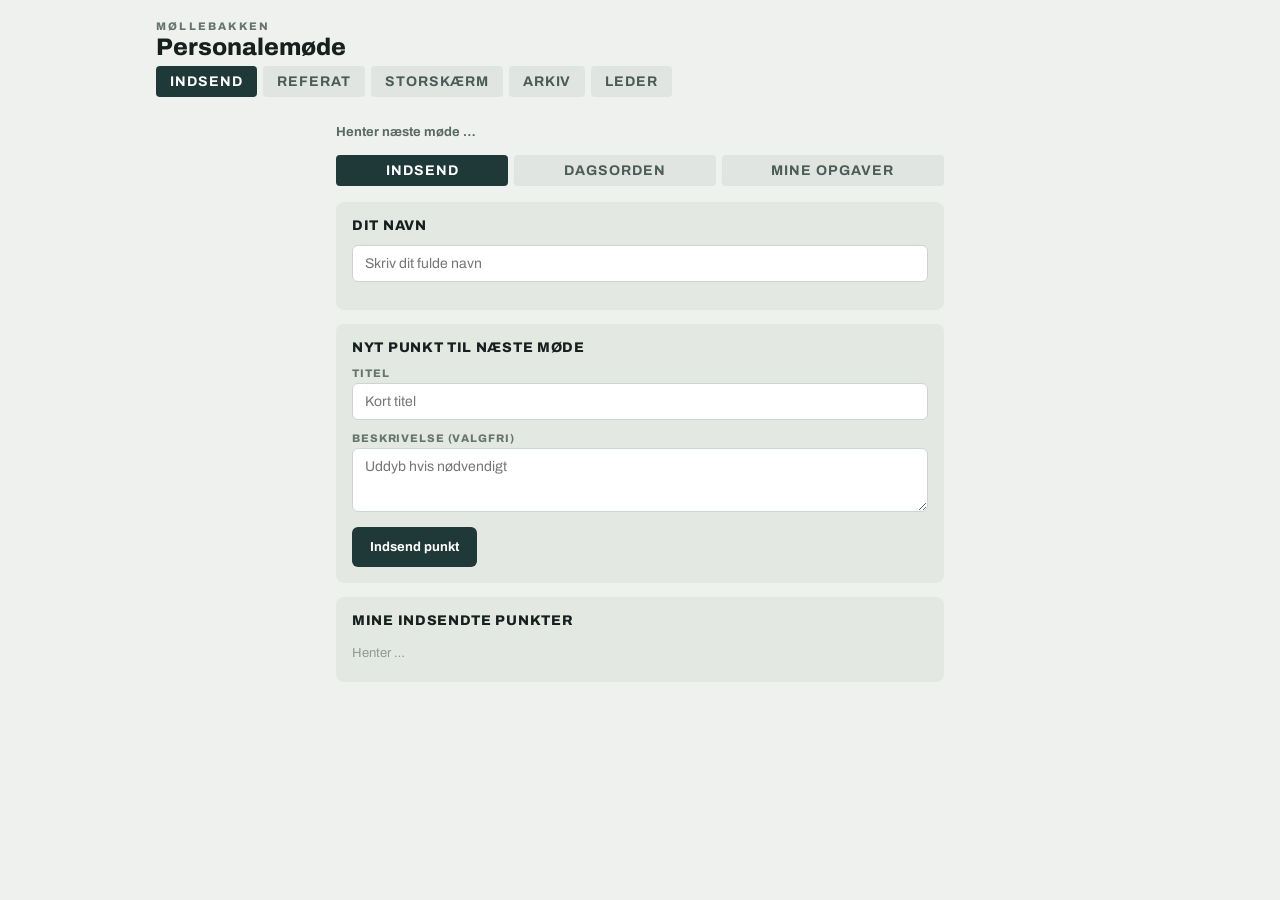
<file: personalemoede-v2/index.html>
<!DOCTYPE html>
<html lang="da">
<head>
  <meta charset="UTF-8">
  <meta name="viewport" content="width=device-width, initial-scale=1.0">
  <meta name="color-scheme" content="light">
  <title>Personalemøde</title>

  <link rel="stylesheet" href="../shared/tokens.css">
  <link rel="preconnect" href="https://fonts.googleapis.com">
  <link href="https://fonts.googleapis.com/css2?family=Archivo:wght@500;600;700;800&display=swap" rel="stylesheet">
  <style>
    *{ margin:0; padding:0; box-sizing:border-box; }

    body{
      font-family:'Archivo', sans-serif;
      background:var(--papir);
      color:var(--blaek);
      min-height:100vh;
    }

    /* ==================================================================
       DELT — bruges af flere eller alle faner
       ================================================================== */

    .wrap{ margin:0 auto; padding:20px 16px 60px 16px; }
    .wrap.w-640{ max-width:640px; }
    .wrap.w-800{ max-width:800px; }
    .wrap.w-1000{ max-width:1000px; }

    header{ margin-bottom:16px; }
    h1{ font-size:24px; font-weight:800; margin:2px 0 6px 0; }

    .fane-nav{ flex-wrap:wrap; margin-bottom:16px; }
    .fane-nav button{ flex:1 1 auto; }

    /* Manglede hidtil: uden denne regel var alle underfaner (Indsend/
       Dagsorden/Mine opgaver, Arkivs Møder/Søg) synlige oven i hinanden
       hele tiden, uanset hvilken der var valgt — kun selve knappen skiftede
       udseende. Sandsynlig hovedårsag til at forsiden virkede forvirrende. */
    .side{ display:none; }
    .side.aktiv{ display:block; }

    .kort{
      background:var(--flade);
      border-radius:8px;
      padding:16px;
      margin-bottom:14px;
    }

    .kort h2{
      font-size:14px;
      font-weight:800;
      text-transform:uppercase;
      letter-spacing:.05em;
      margin-bottom:12px;
    }

    label{
      display:block;
      font-size:11px;
      font-weight:800;
      text-transform:uppercase;
      letter-spacing:.08em;
      color:var(--label);
      margin-bottom:4px;
    }

    .felt{ margin-bottom:12px; }

    input[type="text"],
    input[type="date"],
    input[type="time"],
    input[type="password"],
    textarea,
    select{
      width:100%;
      font-family:'Archivo', sans-serif;
      font-size:14px;
      color:var(--blaek);
      background:#fff;
      border:1px solid var(--streg);
      border-radius:6px;
      padding:10px 12px;
    }

    textarea{ resize:vertical; min-height:64px; }

    button{ font-family:'Archivo', sans-serif; cursor:pointer; }

    .knap{
      display:inline-flex;
      align-items:center;
      justify-content:center;
      gap:6px;
      background:var(--brand);
      color:#fff;
      border:none;
      border-radius:6px;
      padding:11px 18px;
      font-size:13px;
      font-weight:700;
      min-height:40px;
    }

    .knap.sekundaer{ background:#e0e5e1; color:var(--blaek); }
    .knap.farlig{ background:var(--status-afvist); color:#fff; }
    .knap.lille{ padding:8px 12px; font-size:12px; min-height:36px; }
    .knap.kvadrat{ padding:8px; min-width:40px; min-height:40px; }
    .knap:disabled{ opacity:.45; cursor:default; }

    .knap-raekke{ display:flex; gap:8px; flex-wrap:wrap; margin-top:10px; }

    .status-pil{
      display:inline-block;
      padding:3px 10px;
      border-radius:12px;
      font-size:10px;
      font-weight:800;
      text-transform:uppercase;
      letter-spacing:.06em;
      flex-shrink:0;
    }

    .status-pil.afventer{ background:#fff; color:var(--guld-moerk); border:1px solid var(--guld); }
    .status-pil.godkendt{ background:var(--status-ok); color:#fff; }
    .status-pil.afvist{ background:var(--status-afvist); color:#fff; }
    .status-pil.udsat{ background:var(--tom); color:#fff; }
    .status-pil.aaben{ background:#fff; color:var(--guld-moerk); border:1px solid var(--guld); }
    .status-pil.loest{ background:var(--status-ok); color:#fff; }

    .pm-raekke{ padding:10px 0; border-bottom:1px solid var(--streg-svag); }
    .pm-raekke:last-child{ border-bottom:none; }
    .pm-raekke-top{ display:flex; justify-content:space-between; align-items:flex-start; gap:10px; }
    .pm-titel{ font-size:14px; font-weight:700; }
    .pm-beskrivelse{ font-size:13px; color:var(--tekst-2); margin-top:3px; }
    .pm-meta{ font-size:11px; color:var(--tom); margin-top:4px; }
    .pm-begrundelse{ font-size:12px; color:var(--status-afvist); margin-top:4px; }

    #emneHeader{
      font-size:12px;
      font-weight:800;
      text-transform:uppercase;
      letter-spacing:.06em;
      color:var(--tekst-2);
      margin-bottom:8px;
    }

    .pm-emne{ padding:10px 0; border-bottom:1px solid var(--streg-svag); }
    .pm-emne:last-child{ border-bottom:none; }
    .pm-emne .pm-titel{ font-size:15px; }
    .pm-emne-indhold{ margin:10px 0 0 16px; padding-left:12px; border-left:2px solid var(--streg); }
    .pm-emne-indhold .pm-raekke:last-child{ padding-bottom:0; }
    .pm-raekke-indrykket{ border-bottom:1px dashed var(--streg-svag); }
    .pm-raekke-indrykket:last-child{ border-bottom:none; }

    .tom-tilstand{ font-size:13px; color:var(--tom); padding:6px 0; }

    .rediger-boks{ margin-top:10px; padding-top:10px; border-top:1px dashed var(--streg); }

    .highlight-badge{
      display:inline-block;
      padding:3px 10px;
      border-radius:12px;
      font-size:10px;
      font-weight:800;
      text-transform:uppercase;
      letter-spacing:.06em;
      color:#fff;
    }

    .highlight-badge.beslutning{ background:var(--hl-beslutning); }
    .highlight-badge.opgave{ background:var(--guld); color:var(--blaek); }
    .highlight-badge.info{ background:var(--hl-info); }
    .highlight-badge.til_naeste{ background:var(--brand); }

    /* ==================================================================
       TOP-NIVEAU — de fire hovedfaner (Indsend/Referat/Storskærm/Arkiv)
       ================================================================== */

    #hoved-indsend, #hoved-referat, #hoved-storskaerm, #hoved-arkiv, #hoved-leder{ display:none; }
    #hoved-indsend.aktiv, #hoved-referat.aktiv, #hoved-arkiv.aktiv, #hoved-leder.aktiv{ display:block; }

    #topHeader{
      display:flex;
      justify-content:space-between;
      align-items:flex-start;
      max-width:1000px;
      margin:0 auto;
      padding:20px 16px 0 16px;
    }

    #hovedNav{
      max-width:1000px;
      margin:0 auto;
      padding:0 16px;
      display:flex;
      gap:6px;
      flex-wrap:wrap;
      margin-bottom:8px;
    }

    #hovedNav button{
      font-family:'Archivo', sans-serif;
      font-size:14px;
      font-weight:700;
      text-transform:uppercase;
      letter-spacing:.07em;
      padding:8px 14px;
      border:none;
      border-radius:4px;
      cursor:pointer;
      background:#e0e5e1;
      color:#4a5b58;
    }

    #hovedNav button.aktiv{ background:var(--brand); color:#fff; }

    /* Hver hovedfane har sin egen farve i navigationen, så det er
       tydeligt hvilket "rum" man er i (bruger-feedback: forvirrende med
       kun én farve overalt). Lokale variabler — rører ikke shared/tokens.css. */
    :root{
      --fane-leder: #8a6212;
      --fane-referat: #2f5fa8;
      --fane-storskaerm: #0f7a72;
      --fane-arkiv: #6b4fa0;
    }

    #hovedNav button#hovedBtnReferat.aktiv{ background:var(--fane-referat); }
    #hovedNav button#hovedBtnStorskaerm.aktiv{ background:var(--fane-storskaerm); }
    #hovedNav button#hovedBtnArkiv.aktiv{ background:var(--fane-arkiv); }
    #hovedNav button#hovedBtnLeder.aktiv{ background:var(--fane-leder); }

    /* ==================================================================
       INDSEND-fane (index.html)
       ================================================================== */

    #naesteMoedeLinje{ font-size:13px; font-weight:700; color:var(--tekst-2); }

    #lederLaas{ max-width:280px; margin:0 auto; text-align:center; }
    #lederLaas input{ text-align:center; letter-spacing:.2em; }
    #lederFejl{ color:var(--status-afvist); font-size:12px; margin-top:8px; min-height:16px; }

    .sorter-knapper{ display:flex; flex-direction:column; gap:4px; }

    /* ==================================================================
       REFERAT-fane (moede.html)
       ================================================================== */

    #moedeLinje{ font-size:13px; font-weight:700; color:var(--tekst-2); }

    .moede-layout{ display:flex; gap:16px; align-items:flex-start; }

    #sidepanelWrap{
      width:260px;
      flex-shrink:0;
      position:sticky;
      top:16px;
    }

    #printDagsordenKnap{ width:100%; margin-bottom:8px; }

    #sidepanel{
      background:var(--flade);
      border-radius:8px;
      padding:10px;
      max-height:calc(100vh - 260px);
      overflow-y:auto;
    }

    .sidepunkt{
      display:flex;
      align-items:flex-start;
      gap:8px;
      width:100%;
      text-align:left;
      background:none;
      border:none;
      border-radius:6px;
      padding:9px 10px;
      font-size:12.5px;
      font-weight:600;
      color:var(--blaek);
      line-height:1.3;
    }

    .sidepunkt:hover{ background:rgba(255,255,255,.6); }
    .sidepunkt.nuvaerende{ background:var(--blaek); color:#fff; }
    .sidepunkt.behandlet:not(.nuvaerende){ color:var(--tekst-2); opacity:.7; }

    .sidepunkt-ikon{ flex-shrink:0; width:14px; text-align:center; }

    .sidepanel-emne{
      font-size:10px;
      font-weight:800;
      text-transform:uppercase;
      letter-spacing:.06em;
      color:var(--tekst-2);
      padding:10px 10px 2px 10px;
    }
    .sidepanel-emne:first-child{ padding-top:2px; }

    #hovedpanel{ flex:1; min-width:0; }

    .punkt-kilde-tag{
      display:inline-block;
      font-size:10px;
      font-weight:800;
      text-transform:uppercase;
      letter-spacing:.06em;
      color:var(--label);
      margin-bottom:6px;
    }

    #punktTitel{ font-size:19px; font-weight:800; margin-bottom:4px; }
    #punktBeskrivelse{ font-size:13px; color:var(--tekst-2); margin-bottom:16px; }

    #noteTextarea{ min-height:220px; font-size:15px; line-height:1.5; }

    .note-status{ font-size:11px; color:var(--tom); margin-top:6px; min-height:14px; }

    .behandlet-linje{
      display:flex;
      align-items:center;
      gap:8px;
      margin-top:14px;
      font-size:13px;
      font-weight:700;
    }

    .behandlet-linje input{ width:18px; height:18px; }

    .highlight-sektion{ margin-top:18px; }
    .highlight-sektion .hint{ font-size:11px; color:var(--tom); margin-bottom:8px; }

    #pausePanel{ padding:10px 0 4px 0; }
    .pause-nedtaelling{
      font-size:48px;
      font-weight:800;
      font-variant-numeric:tabular-nums;
      color:var(--brand);
      text-align:center;
      margin:10px 0 16px 0;
    }

    .highlight-knap{ border-top:3px solid transparent; }
    .highlight-knap.beslutning{ border-top-color:var(--hl-beslutning); }
    .highlight-knap.opgave{ border-top-color:var(--guld); }
    .highlight-knap.info{ border-top-color:var(--hl-info); }
    .highlight-knap.til_naeste{ border-top-color:var(--brand); }

    .highlight-item{ padding:10px 0; border-bottom:1px solid var(--streg-svag); }
    .highlight-item:last-child{ border-bottom:none; }

    .navigations-raekke{
      display:flex;
      justify-content:space-between;
      align-items:center;
      margin-top:20px;
      gap:10px;
    }

    .adhoc-boks{ margin-top:20px; padding-top:16px; border-top:1px dashed var(--streg); }

    @media (max-width: 760px){
      .moede-layout{ flex-direction:column; }
      #sidepanelWrap{ width:100%; position:static; }
      #sidepanel{ max-height:180px; }
    }

    /* ==================================================================
       STORSKÆRM-fane (skaerm.html) — fast overlay der dækker hele
       viewporten (inkl. topnav) når den er aktiv, kiosk-stil.
       ================================================================== */

    #hoved-storskaerm{ display:none; }
    #hoved-storskaerm.aktiv{
      display:flex;
      flex-direction:column;
      position:fixed;
      inset:0;
      z-index:1000;
      background:var(--papir);
      overflow:hidden;
    }

    #storskaermExit{
      position:absolute;
      top:14px;
      right:18px;
      z-index:1001;
      background:none;
      border:none;
      color:var(--tom);
      font-size:22px;
      font-family:'Archivo', sans-serif;
      cursor:pointer;
      opacity:.5;
      padding:6px 10px;
    }

    #storskaermExit:hover{ opacity:1; }

    #topbjaelke{
      display:flex;
      align-items:center;
      justify-content:space-between;
      flex-shrink:0;
      padding:20px 40px;
      border-bottom:2px solid var(--blaek);
    }

    #topbjaelke .eyebrow{ font-size:14px; }

    #moedeDato{
      font-size:16px;
      font-weight:700;
      color:var(--tekst-2);
      text-transform:uppercase;
      letter-spacing:.05em;
    }

    #skaermIndhold{
      flex:1;
      min-height:0;
      display:flex;
      flex-direction:column;
      align-items:center;
      justify-content:center;
      padding:40px;
    }

    #roligTilstand{ text-align:center; }

    #roligTitel{
      font-size:clamp(32px, 4vw, 56px);
      font-weight:800;
      text-transform:uppercase;
      letter-spacing:.03em;
    }

    #roligDato{ margin-top:14px; font-size:clamp(18px, 2vw, 26px); font-weight:600; color:var(--tekst-2); }

    #pauseTilstand{ text-align:center; }

    #pauseTilstandTitel{
      font-size:clamp(28px, 3.2vw, 44px);
      font-weight:800;
      text-transform:uppercase;
      letter-spacing:.08em;
      color:var(--guld-moerk);
    }

    #pauseTilstandNedtaelling{
      margin-top:20px;
      font-size:clamp(80px, 14vw, 220px);
      font-weight:800;
      font-variant-numeric:tabular-nums;
      line-height:1;
    }

    #roligUndertekst{
      margin-top:28px;
      font-size:clamp(14px, 1.4vw, 18px);
      color:var(--tom);
      text-transform:uppercase;
      letter-spacing:.08em;
      font-weight:700;
    }

    #aktivTilstand{
      width:100%;
      max-width:1400px;
      display:flex;
      flex-direction:column;
      gap:24px;
      min-height:0;
    }

    #hoved-storskaerm .highlight-badge{
      padding:6px 16px;
      border-radius:20px;
      font-size:clamp(13px, 1.3vw, 18px);
    }

    .nu-block{ background:var(--blaek); color:#fff; border-radius:16px; padding:clamp(28px, 4vw, 56px); }

    .nu-tekst{ margin-top:20px; font-size:clamp(34px, 5.2vw, 76px); font-weight:800; line-height:1.15; }

    .nu-meta{
      margin-top:22px;
      display:flex;
      gap:32px;
      flex-wrap:wrap;
      font-size:clamp(18px, 2.4vw, 34px);
      font-weight:700;
      color:var(--guld);
    }

    #tidligereListe{
      display:grid;
      grid-template-columns:repeat(auto-fit, minmax(260px, 1fr));
      gap:16px;
    }

    .tidligere-kort{ background:var(--flade); border-radius:10px; padding:18px 20px; }

    .tidligere-tekst{ margin-top:10px; font-size:clamp(16px, 1.6vw, 22px); font-weight:700; color:var(--blaek); line-height:1.25; }

    .tidligere-meta{ margin-top:8px; font-size:clamp(12px, 1.1vw, 15px); font-weight:600; color:var(--tekst-2); }

    /* ==================================================================
       ARKIV-fane (arkiv.html)
       ================================================================== */

    .filter-grid{
      display:grid;
      grid-template-columns:repeat(auto-fit, minmax(160px, 1fr));
      gap:12px;
    }

    .moede-raekke{
      display:flex;
      justify-content:space-between;
      align-items:center;
      width:100%;
      text-align:left;
      background:none;
      border:none;
      padding:12px 4px;
      border-bottom:1px solid var(--streg-svag);
      font-family:'Archivo', sans-serif;
    }

    .moede-raekke:last-child{ border-bottom:none; }
    .moede-raekke:hover{ background:rgba(255,255,255,.5); }
    .moede-raekke-dato{ font-size:14px; font-weight:700; }
    .moede-raekke-meta{ font-size:12px; color:var(--tekst-2); margin-top:2px; }

    .soegeresultat{ padding:12px 0; border-bottom:1px solid var(--streg-svag); }
    .soegeresultat:last-child{ border-bottom:none; }
    .soegeresultat-tekst{ font-size:14px; font-weight:700; margin-top:6px; }
    .soegeresultat-meta{ font-size:11px; color:var(--tom); margin-top:4px; }
    .soegeresultat-link{ font-size:12px; font-weight:700; color:var(--brand); text-decoration:underline; cursor:pointer; margin-top:6px; display:inline-block; }

    #detaljeMoedeMeta{ font-size:13px; color:var(--tekst-2); margin-bottom:16px; }

    .referat-punkt{ margin-bottom:22px; padding-bottom:18px; border-bottom:1px solid var(--streg); }
    .referat-punkt:last-child{ border-bottom:none; }

    .referat-punkt-titel{ font-size:17px; font-weight:800; }
    .referat-punkt-beskrivelse{ font-size:13px; color:var(--tekst-2); margin-top:2px; }
    .referat-punkt-note{ font-size:14px; margin-top:10px; white-space:pre-wrap; line-height:1.5; }

    .referat-highlight{ margin-top:10px; padding:10px 12px; background:#fff; border-radius:6px; }
    .referat-highlight-tekst{ font-size:13.5px; font-weight:700; margin-top:6px; }
    .referat-highlight-meta{ font-size:11px; color:var(--tom); margin-top:4px; }

    .opsummering-gruppe{ margin-bottom:14px; }
    .opsummering-gruppe h3{ font-size:12px; text-transform:uppercase; letter-spacing:.05em; margin-bottom:6px; }
    .opsummering-linje{ font-size:13px; margin-top:4px; }

    #dagsordenPrintVisning{ display:none; }
    #dagsordenPrintVisning h1{ font-size:22px; margin-bottom:16px; }
    .dagsordenPrintListe{ padding-left:22px; }
    .dagsordenPrintListe li{ margin-bottom:14px; }
    .dagsordenPrintTitel{ font-size:15px; font-weight:700; }
    .dagsordenPrintBeskrivelse{ font-size:13px; color:var(--tekst-2); margin-top:2px; }
    .dagsordenPrintEmne{
      font-size:13px;
      font-weight:800;
      text-transform:uppercase;
      letter-spacing:.05em;
      margin:18px 0 6px 0;
    }
    .dagsordenPrintEmne:first-child{ margin-top:0; }

    @media print{
      .ikke-print{ display:none !important; }
      body{ background:#fff; }
      #hovedNav{ display:none !important; }
      #hoved-arkiv{ display:block !important; padding:0; }
      #hoved-arkiv .wrap{ max-width:none; padding:0; }
      #hoved-arkiv .kort{ background:#fff; padding:0; margin-bottom:20px; }
      #hoved-arkiv .side{ display:block !important; }
      #side-liste{ display:none !important; }
      #hoved-indsend, #hoved-referat, #hoved-storskaerm, #hoved-leder{ display:none !important; }

      /* Print af dagsorden fra Referat-fanen (printDagsorden()) — en
         separat, ren print-visning, ikke selve arbejdsfladen med
         noter/highlights. body.printDagsorden sættes lige før
         window.print() kaldes, se printDagsorden(). */
      body.printDagsorden #hoved-arkiv{ display:none !important; }
      body.printDagsorden #hoved-referat{ display:block !important; padding:0; }
      body.printDagsorden #hoved-referat > .wrap{ max-width:none; padding:0; }
      /* :not() undgår at denne regel og #dagsordenPrintVisning's egen
         "vis"-regel nedenfor begge er !important og konkurrerer på
         specificitet — det gjorde de før (denne linje havde flere
         klasser end den anden regels id+klasse, og vandt fejlagtigt),
         så print-visningen forblev skjult og siden så tom ud. */
      body.printDagsorden #hoved-referat > .wrap > *:not(#dagsordenPrintVisning){ display:none !important; }
      body.printDagsorden #dagsordenPrintVisning{ display:block !important; }
    }
  </style>
</head>
<body>

<!-- ============================================================ -->
<!-- KONFIGURATION                                                 -->
<!-- ============================================================ -->
<script>
  const SUPABASE_URL = 'https://lumxvqhlmokspqnazhso.supabase.co';
  const SUPABASE_KEY = 'eyJhbGciOiJIUzI1NiIsInR5cCI6IkpXVCJ9.eyJpc3MiOiJzdXBhYmFzZSIsInJlZiI6Imx1bXh2cWhsbW9rc3BxbmF6aHNvIiwicm9sZSI6ImFub24iLCJpYXQiOjE3ODQwMzc3NTMsImV4cCI6MjA5OTYxMzc1M30.WvVrbqZWaY1V-6sC4XwoYDOciBULeCxcnxvB7TlAMno';

  // Samme mønster som ADMIN_KODE i mollebakken-app-v2/index.html: kun et
  // menu-synligheds-gate, ikke reel sikkerhed (RLS kan ikke skelne "leder"
  // fra "medarbejder" når appen kun bruger den offentlige anon-nøgle).
  // Leder-kode tjekkes nu server-side (se leder-godkendelse-rpc.sql) —
  // ingen kode-konstant her længere. tjekLederKode() kalder RPC'en
  // leder_kode_gyldig(), og selve godkend/afvis/udsæt går igennem
  // godkend_dagsordenspunkt(), som RLS nu kræver for at ændre `status`.

  // Client-side polling hvert 5. sekund på Storskærm-fanen — kortere end de
  // 60 sek. i søskende-projekterne, fordi highlights skal føles live under
  // mødet. Ingen server-side triggers, ingen Supabase Realtime.
  const POLL_INTERVAL_MS = 5000;
</script>

<script src="supabase-js.min.js"></script>
<script src="docx.umd.js"></script>

<!-- ============================================================ -->
<!-- TOP-NIVEAU NAVIGATION                                         -->
<!-- ============================================================ -->

<header style="max-width:1000px; margin:0 auto; padding:20px 16px 0 16px;">
  <div class="eyebrow">Møllebakken</div>
  <h1>Personalemøde</h1>
</header>

<nav id="hovedNav">
  <button id="hovedBtnIndsend" class="aktiv" onclick="visHovedSide('indsend')">Indsend</button>
  <button id="hovedBtnReferat" onclick="visHovedSide('referat')">Referat</button>
  <button id="hovedBtnStorskaerm" onclick="aabenStorskaermINytVindue()">Storskærm</button>
  <button id="hovedBtnArkiv" onclick="visHovedSide('arkiv')">Arkiv</button>
  <button id="hovedBtnLeder" onclick="visHovedSide('leder')">Leder</button>
</nav>

<!-- ==================================================================
     INDSEND (tidligere index.html)
     ================================================================== -->
<div id="hoved-indsend" class="aktiv">
<div class="wrap w-640">

<div id="naesteMoedeLinje" style="margin-bottom:16px;">Henter næste møde …</div>

<nav class="fane-nav">
  <button id="btnIndsend" class="aktiv" onclick="visSide('indsend')">Indsend</button>
  <button id="btnDagsorden" onclick="visSide('dagsorden')">Dagsorden</button>
  <button id="btnOpgaver" onclick="visSide('opgaver')">Mine opgaver</button>
</nav>

<div id="side-indsend" class="side aktiv">

  <div class="kort">
    <h2>Dit navn</h2>
    <div class="felt">
      <input type="text" id="mitNavnInput" placeholder="Skriv dit fulde navn" oninput="gemMitNavn(this.value)">
    </div>
  </div>

  <div class="kort">
    <h2>Nyt punkt til næste møde</h2>
    <div id="indsendLukket" class="tom-tilstand" style="display:none;">
      Der er ikke oprettet et kommende møde endnu — spørg din leder om at oprette ét under fanen "Leder".
    </div>
    <div id="indsendForm">
      <div class="felt">
        <label for="punktTitelInput">Titel</label>
        <input type="text" id="punktTitelInput" placeholder="Kort titel">
      </div>
      <div class="felt">
        <label for="punktBeskrivelseInput">Beskrivelse (valgfri)</label>
        <textarea id="punktBeskrivelseInput" placeholder="Uddyb hvis nødvendigt"></textarea>
      </div>
      <button class="knap" onclick="indsendPunkt()">Indsend punkt</button>
    </div>
  </div>

  <div class="kort">
    <h2>Mine indsendte punkter</h2>
    <div id="minePunkterListe"><div class="tom-tilstand">Henter …</div></div>
  </div>

</div>

<div id="side-dagsorden" class="side">
  <div class="kort">
    <h2>Godkendt dagsorden — næste møde</h2>
    <div id="dagsordenListe"><div class="tom-tilstand">Henter …</div></div>
  </div>
</div>

<div id="side-opgaver" class="side">
  <div class="kort">
    <h2>Mine åbne opgaver</h2>
    <div id="mineOpgaverListe"><div class="tom-tilstand">Henter …</div></div>
  </div>
</div>

</div>
</div>

<!-- ==================================================================
     REFERAT (tidligere moede.html)
     ================================================================== -->
<div id="hoved-referat">
<div class="wrap w-1000">

<div id="moedeLinje" style="margin-bottom:16px;">Henter møde …</div>

<div id="side-ingen" class="kort" style="display:none;">
  <div class="tom-tilstand">
    Der er intet møde at skrive referat for. Opret et møde under "Leder"-fanen.
  </div>
</div>

<div id="side-start" class="kort" style="display:none;">
  <h2>Start møde</h2>
  <div id="ordstyrerVisning" class="tom-tilstand" style="display:none; margin-bottom:12px;"></div>
  <div class="felt">
    <label for="referentInput">Referent (dit navn)</label>
    <input type="text" id="referentInput" placeholder="Skriv dit fulde navn">
  </div>
  <div class="felt">
    <label for="deltagereInput">Deltagere (valgfri, adskil med komma)</label>
    <input type="text" id="deltagereInput" placeholder="Navn, Navn, Navn">
  </div>
  <div class="knap-raekke">
    <button class="knap" onclick="startMoede()">Start møde</button>
    <button class="knap sekundaer" onclick="printDagsordenFoerStart()">Print dagsorden</button>
  </div>
</div>

<div id="side-skriv" style="display:none;">
  <div class="moede-layout">

    <div id="sidepanelWrap">
      <button id="printDagsordenKnap" class="knap sekundaer lille ikke-print" onclick="printDagsorden()">Print dagsorden</button>
      <aside id="sidepanel"></aside>
    </div>

    <div id="hovedpanel">
      <div id="emneHeader" style="display:none;"></div>
      <div class="kort">
        <div id="punktKildeTag" class="punkt-kilde-tag"></div>
        <div id="punktTitel"></div>
        <div id="punktBeskrivelse"></div>

        <div id="pausePanel" style="display:none;">
          <div id="pauseFoerStart">
            <div class="felt">
              <label for="pauseVarighedInput">Varighed (minutter)</label>
              <input type="number" id="pauseVarighedInput" min="1" style="max-width:100px;" onchange="gemPauseVarighed()">
            </div>
            <button class="knap" onclick="startPause()">Start pause</button>
          </div>

          <div id="pauseUnderNedtaelling" style="display:none;">
            <div id="pauseNedtaellingTekst" class="pause-nedtaelling"></div>
            <div class="knap-raekke">
              <button class="knap lille sekundaer" onclick="justerPause(-1)">−1 min</button>
              <button class="knap lille sekundaer" onclick="justerPause(1)">+1 min</button>
              <button class="knap lille farlig" onclick="stopPause()">Stop pause</button>
            </div>
          </div>
        </div>

        <div id="normalPunktIndhold">
          <label for="noteTextarea">Noter</label>
          <textarea id="noteTextarea" rows="10" placeholder="Skriv løbende noter til punktet …" oninput="markerNoteDirty()" onblur="gemAktuelNote()"></textarea>
          <div id="noteStatus" class="note-status"></div>

          <label class="behandlet-linje">
            <input type="checkbox" id="behandletCheckbox" onchange="skiftBehandlet()">
            Punktet er behandlet
          </label>

          <div class="highlight-sektion">
            <label>Highlights</label>
            <div class="hint">Vises live på Storskærm-fanen, med det samme.</div>
            <div class="knap-raekke">
              <button class="knap lille highlight-knap beslutning" onclick="visHighlightForm('beslutning')">Beslutning</button>
              <button class="knap lille highlight-knap opgave" onclick="visHighlightForm('opgave')">Opgave</button>
              <button class="knap lille highlight-knap info" onclick="visHighlightForm('info')">Info</button>
              <button class="knap lille highlight-knap til_naeste" onclick="visHighlightForm('til_naeste')">Til næste møde</button>
            </div>
            <div id="highlightForm" style="display:none;"></div>
            <div id="highlightListe"></div>
          </div>
        </div>

        <div class="navigations-raekke">
          <button class="knap sekundaer" id="btnForrige" onclick="skiftPunkt(-1)">&larr; Forrige punkt</button>
          <button class="knap" id="btnNaeste" onclick="skiftPunkt(1)">Næste punkt &rarr;</button>
        </div>
      </div>

      <div class="kort adhoc-boks">
        <h2>Punkt der dukkede op</h2>
        <div id="adhocForm" style="display:none;">
          <div class="felt">
            <label for="adhocTitelInput">Titel</label>
            <input type="text" id="adhocTitelInput" placeholder="Kort titel">
          </div>
          <div class="felt">
            <label for="adhocBeskrivelseInput">Beskrivelse (valgfri)</label>
            <textarea id="adhocBeskrivelseInput" rows="2"></textarea>
          </div>
          <div class="knap-raekke">
            <button class="knap lille" onclick="tilfoejAdHocPunkt()">Tilføj til dagsorden</button>
            <button class="knap lille sekundaer" onclick="skjulAdHocForm()">Annuller</button>
          </div>
        </div>
        <button id="btnVisAdhocForm" class="knap sekundaer lille" onclick="visAdHocForm()">+ Tilføj punkt</button>
      </div>

      <div class="kort">
        <button class="knap farlig" onclick="afslutMoede()">Afslut møde</button>
      </div>
    </div>

  </div>
</div>

<div id="side-opsummering" class="kort" style="display:none;">
  <h2>Mødet er afsluttet</h2>
  <div id="opsummeringTekst" class="tom-tilstand"></div>

  <div id="naesteMoedeBoks" style="margin-top:16px;">
    <label for="naesteMoedeDato">Opret næste møde? Vælg dato</label>
    <div class="felt">
      <input type="date" id="naesteMoedeDato">
    </div>
    <div class="felt">
      <label for="naesteMoedeTid">Starttid (valgfri)</label>
      <input type="time" id="naesteMoedeTid">
    </div>
    <div class="knap-raekke">
      <button class="knap" onclick="opretNaesteMoedeEfterAfslutning()">Opret næste møde</button>
      <button class="knap sekundaer" onclick="springNaesteMoedeOver()">Spring over</button>
    </div>
  </div>
</div>

<!-- Ren print-visning af dagsordenen, bygget af printDagsorden() lige
     før window.print() — ikke selve arbejdsfladen, se CSS @media print. -->
<div id="dagsordenPrintVisning"></div>

</div>
</div>

<!-- ==================================================================
     STORSKÆRM (tidligere skaerm.html) — fast overlay, se CSS
     ================================================================== -->
<div id="hoved-storskaerm">

  <button id="storskaermExit" onclick="visHovedSide('indsend')" title="Tilbage">&times;</button>

  <header id="topbjaelke">
    <div class="eyebrow">Personalemøde</div>
    <div id="moedeDato"></div>
  </header>

  <main id="skaermIndhold">

    <div id="roligTilstand" style="display:none;">
      <div id="roligTitel">Personalemøde</div>
      <div id="roligDato"></div>
      <div id="roligUndertekst"></div>
    </div>

    <div id="aktivTilstand" style="display:none;">
      <div id="nuBlock" class="nu-block">
        <span id="nuBadge" class="highlight-badge"></span>
        <div id="nuTekst" class="nu-tekst"></div>
        <div id="nuMeta" class="nu-meta"></div>
      </div>
      <div id="tidligereListe"></div>
    </div>

    <div id="pauseTilstand" style="display:none;">
      <div id="pauseTilstandTitel">Pause</div>
      <div id="pauseTilstandNedtaelling"></div>
    </div>

  </main>

</div>

<!-- ==================================================================
     ARKIV (tidligere arkiv.html)
     ================================================================== -->
<div id="hoved-arkiv">
<div class="wrap w-800">

<nav class="fane-nav ikke-print">
  <button id="btnMoeder" class="aktiv" onclick="visFane('moeder')">Møder</button>
  <button id="btnSoeg" onclick="visFane('soeg')">Søg i highlights</button>
</nav>

<div id="side-moeder" class="side aktiv">

  <div id="side-liste" class="kort">
    <h2>Afsluttede møder</h2>
    <div id="moedeListe"><div class="tom-tilstand">Henter …</div></div>
  </div>

  <div id="side-detalje" style="display:none;">
    <div class="knap-raekke ikke-print">
      <button class="knap sekundaer lille" onclick="visMoedeliste()">&larr; Tilbage til liste</button>
      <button class="knap lille" onclick="window.print()">Udskriv / Gem som PDF</button>
      <button class="knap lille" id="btnEksporterWord" onclick="eksporterTilWord()">Eksporter til Word (.docx)</button>
    </div>

    <div class="kort">
      <h2 id="detaljeMoedeDato"></h2>
      <div id="detaljeMoedeMeta"></div>
      <div id="detaljePunkter"></div>
    </div>

    <div class="kort">
      <h2>Opsummering</h2>
      <div id="detaljeOpsummering"></div>
    </div>
  </div>

</div>

<div id="side-soeg" class="side">

  <div class="kort ikke-print">
    <h2>Søg i highlights på tværs af alle møder</h2>
    <div class="filter-grid">
      <div class="felt">
        <label for="soegFritekst">Fritekst</label>
        <input type="text" id="soegFritekst" placeholder="Søg i teksten …">
      </div>
      <div class="felt">
        <label for="soegType">Type</label>
        <select id="soegType">
          <option value="">Alle typer</option>
          <option value="beslutning">Beslutning</option>
          <option value="opgave">Opgave</option>
          <option value="info">Info</option>
          <option value="til_naeste">Til næste møde</option>
        </select>
      </div>
      <div class="felt">
        <label for="soegAnsvarlig">Ansvarlig</label>
        <input type="text" id="soegAnsvarlig" placeholder="Navn">
      </div>
      <div class="felt">
        <label for="soegStatus">Status</label>
        <select id="soegStatus">
          <option value="">Alle</option>
          <option value="aaben">Åben</option>
          <option value="loest">Løst</option>
        </select>
      </div>
    </div>
    <button class="knap" onclick="soegHighlights()">Søg</button>
  </div>

  <div class="kort">
    <h2>Resultater</h2>
    <div id="soegeResultater"><div class="tom-tilstand">Søg for at se resultater.</div></div>
  </div>

</div>

</div>
</div>

<!-- ==================================================================
     LEDER — flyttet ud som selvstændig hovedfane (tidligere en
     underfane under Indsend). Gult farve-tema (--fane-leder) for
     tydeligt at signalere "adskilt, adgangsbegrænset område".
     ================================================================== -->
<div id="hoved-leder">
<div class="wrap w-640">

<div id="lederLaas">
  <div class="kort" style="border:2px solid var(--fane-leder);">
    <h2 style="color:var(--fane-leder);">Leder-adgang</h2>
    <div class="felt">
      <input type="password" id="lederKodeInput" inputmode="numeric" placeholder="Kode">
    </div>
    <button class="knap" style="background:var(--fane-leder);" onclick="tjekLederKode()">Lås op</button>
    <div id="lederFejl"></div>
  </div>
</div>

<div id="lederIndhold" style="display:none;">

  <div id="opretMoedeKort" class="kort" style="display:none;">
    <h2>Opret næste møde</h2>
    <div class="felt">
      <label for="nytMoedeDato">Dato</label>
      <input type="date" id="nytMoedeDato">
    </div>
    <div class="felt">
      <label for="nytMoedeTid">Starttid (valgfri)</label>
      <input type="time" id="nytMoedeTid">
    </div>
    <div class="felt">
      <label for="nytMoedeReferentInput">Referent (valgfri)</label>
      <input type="text" id="nytMoedeReferentInput" placeholder="Navn">
    </div>
    <div class="felt">
      <label for="nytMoedeOrdstyrerInput">Ordstyrer (valgfri)</label>
      <input type="text" id="nytMoedeOrdstyrerInput" placeholder="Navn">
    </div>
    <button class="knap" style="background:var(--fane-leder);" onclick="opretNaesteMoede()">Opret møde</button>
  </div>

  <div id="moedeInfoKort" class="kort" style="display:none;">
    <h2>Referent &amp; ordstyrer</h2>
    <div class="tom-tilstand" style="margin-bottom:10px;">Gemmes automatisk — virker både før og mens mødet er i gang.</div>
    <div class="felt">
      <label for="moedeInfoReferentInput">Referent</label>
      <input type="text" id="moedeInfoReferentInput" placeholder="Navn" onchange="gemMoedeInfo()">
    </div>
    <div class="felt">
      <label for="moedeInfoOrdstyrerInput">Ordstyrer</label>
      <input type="text" id="moedeInfoOrdstyrerInput" placeholder="Navn" onchange="gemMoedeInfo()">
    </div>
  </div>

  <div id="lederEmneKort" class="kort" style="display:none;">
    <h2>Tilføj emne</h2>
    <div class="tom-tilstand" style="margin-bottom:10px;">En overskrift man kan samle punkter under, fx "Nyt fra Møllebakken".</div>
    <div class="felt">
      <label for="lederEmneTitelInput">Navn</label>
      <input type="text" id="lederEmneTitelInput" placeholder="Kort navn">
    </div>
    <div class="felt">
      <label for="lederEmneVarighedInput">Varighed (valgfri, minutter)</label>
      <input type="number" id="lederEmneVarighedInput" min="1" style="max-width:100px;">
    </div>
    <button class="knap" style="background:var(--fane-leder);" onclick="tilfoejEmne()">Tilføj emne</button>
  </div>

  <div id="lederTilfoejKort" class="kort" style="display:none;">
    <h2>Tilføj punkt direkte</h2>
    <div class="tom-tilstand" style="margin-bottom:10px;">Går direkte på dagsordenen — kræver ikke godkendelse.</div>
    <div class="felt">
      <label for="lederPunktTitelInput">Titel</label>
      <input type="text" id="lederPunktTitelInput" placeholder="Kort titel">
    </div>
    <div class="felt">
      <label for="lederPunktBeskrivelseInput">Beskrivelse (valgfri)</label>
      <textarea id="lederPunktBeskrivelseInput" placeholder="Uddyb hvis nødvendigt"></textarea>
    </div>
    <div class="felt">
      <label for="lederPunktEmneSelect">Emne (valgfri)</label>
      <select id="lederPunktEmneSelect">
        <option value="">Står for sig selv</option>
      </select>
    </div>
    <div class="felt">
      <label for="lederPunktVarighedInput">Varighed (valgfri, minutter)</label>
      <input type="number" id="lederPunktVarighedInput" min="1" style="max-width:100px;">
    </div>
    <button class="knap" style="background:var(--fane-leder);" onclick="tilfoejLederPunktDirekte()">Tilføj til dagsorden</button>
  </div>

  <div id="lederPauseKort" class="kort" style="display:none;">
    <h2>Tilføj pause</h2>
    <div class="tom-tilstand" style="margin-bottom:10px;">Lægges ind på dagsordenen som et almindeligt punkt.</div>
    <div class="felt">
      <label for="lederPauseMinutterInput">Varighed (minutter)</label>
      <input type="number" id="lederPauseMinutterInput" min="1" value="10" style="max-width:100px;">
    </div>
    <button class="knap" style="background:var(--fane-leder);" onclick="tilfoejPauseDirekte()">Tilføj pause til dagsorden</button>
  </div>

  <div id="godkendelseKort" class="kort" style="display:none;">
    <h2>Afventer godkendelse</h2>
    <div id="afventerListe"><div class="tom-tilstand">Henter …</div></div>
  </div>

  <div id="godkendtSorterKort" class="kort">
    <h2>Rækkefølge</h2>
    <div class="tom-tilstand" style="margin-bottom:10px;">Virker både før og mens mødet er i gang.</div>
    <div id="godkendtSorterListe"><div class="tom-tilstand">Henter …</div></div>
  </div>

</div>

</div>
</div>

<!-- ============================================================ -->
<!-- SCRIPT                                                        -->
<!-- ============================================================ -->
<script>

// ==================================================================
// DELT — Supabase-klient, hjælpefunktioner, rækkefølge-bånd
// ==================================================================

let sb = null;
try {
  sb = window.supabase.createClient(SUPABASE_URL, SUPABASE_KEY);
} catch (e) {
  console.error('Kunne ikke oprette Supabase-klient:', e);
}

function escapeHtml(str){
  const d = document.createElement('div');
  d.textContent = str == null ? '' : str;
  return d.innerHTML;
}

function visFejlDetalje(praefiks, fejlObjekt){
  console.error(fejlObjekt);
  let detalje;
  try {
    detalje = JSON.stringify(fejlObjekt, Object.getOwnPropertyNames(fejlObjekt || {}), 2);
  } catch(e){
    detalje = String(fejlObjekt);
  }
  alert(praefiks + '\n\n' + detalje);
}

const UGEDAGE = ['Søndag','Mandag','Tirsdag','Onsdag','Torsdag','Fredag','Lørdag'];

function datoLangLabel(datoStr){
  if(!datoStr) return '';
  const d = new Date(datoStr + 'T00:00:00');
  if(isNaN(d.getTime())) return '';
  const ugedag = UGEDAGE[d.getDay()];
  const dag = String(d.getDate()).padStart(2,'0');
  const maaned = String(d.getMonth()+1).padStart(2,'0');
  return ugedag + ' ' + dag + '/' + maaned;
}

function datoLangLabelMedAar(datoStr){
  if(!datoStr) return '';
  const d = new Date(datoStr + 'T00:00:00');
  if(isNaN(d.getTime())) return '';
  return datoLangLabel(datoStr) + '-' + d.getFullYear();
}

function datoKortLabel(datoStr){
  if(!datoStr) return '';
  const d = new Date(datoStr + 'T00:00:00');
  if(isNaN(d.getTime())) return '';
  return String(d.getDate()).padStart(2,'0') + '/' + String(d.getMonth()+1).padStart(2,'0');
}

function tidKortLabel(tidStr){
  if(!tidStr) return '';
  return tidStr.toString().slice(0,5);
}

// "Mit navn" er ét fælles felt på tværs af Indsend- og Referat-fanen,
// gemt i localStorage så begge faner altid er enige om hvem du er.
function mitNavn(){
  return localStorage.getItem('pm_mit_navn') || '';
}

function gemMitNavn(navn){
  localStorage.setItem('pm_mit_navn', (navn || '').trim());
}

function kraevMitNavn(){
  const navn = mitNavn();
  if(!navn){
    alert('Skriv dit navn øverst på Indsend-siden først.');
    visHovedSide('indsend');
    document.getElementById('mitNavnInput').focus();
    return null;
  }
  return navn;
}

const HIGHLIGHT_TYPE_LABELS = {
  beslutning: 'Beslutning',
  opgave: 'Opgave',
  info: 'Info',
  til_naeste: 'Til næste møde'
};

const HIGHLIGHT_TYPE_RAEKKEFOELGE = ['beslutning', 'opgave', 'info', 'til_naeste'];

function kildeLabel(kilde){
  if(kilde === 'fast') return 'Fast punkt';
  if(kilde === 'indsendt') return 'Indsendt';
  if(kilde === 'overfoert') return 'Overført fra sidste møde';
  if(kilde === 'ad_hoc') return 'Dukkede op under mødet';
  return kilde;
}

// Rækkefølge-bånd så fast/indsendt/overført altid sorterer rigtigt i forhold
// til hinanden med et enkelt "order by raekkefoelge" alle steder — ingen
// særskilt kilde-sortering nødvendig ved læsning.
// fast: 0-999 · indsendt: 1000-1999 · overført: 2000+ · ad hoc: altid sidst.
const RAEKKEFOELGE_INDSENDT_BASE = 1000;
const RAEKKEFOELGE_OVERFOERT_BASE = 2000;

// ==================================================================
// EMNER — delt struktureringsfunktion, bruges af Leder-fanens
// rækkefølge-liste, Referat-fanens dagsorden og print-dagsorden.
// Emner er overskrifter man kan gruppere dagsordenspunkter under —
// punkter kan også stå helt for sig selv (emne_id null). Emner og
// top-niveau (emner + løse punkter) deler samme raekkefoelge-tal, så
// de kan omrokeres indbyrdes; punkter INDE i et emne har deres egen
// indbyrdes rækkefølge via deres almindelige raekkefoelge.
// ==================================================================

async function hentStruktureretDagsorden(moedeId){
  const [emnerRes, punkterRes] = await Promise.all([
    sb.from('emner').select('*').eq('moede_id', moedeId).eq('aktiv', true).order('raekkefoelge'),
    sb.from('dagsordenspunkter').select('*').eq('moede_id', moedeId).eq('status', 'godkendt').order('raekkefoelge')
  ]);

  if(emnerRes.error) return { fejl: emnerRes.error };
  if(punkterRes.error) return { fejl: punkterRes.error };

  const emner = emnerRes.data || [];
  const punkter = punkterRes.data || [];

  const standalone = punkter.filter(function(p){ return !p.emne_id; });
  const grupperet = {};
  punkter.forEach(function(p){
    if(p.emne_id){
      if(!grupperet[p.emne_id]) grupperet[p.emne_id] = [];
      grupperet[p.emne_id].push(p);
    }
  });

  const topNiveau = emner.map(function(e){ return { type: 'emne', id: e.id, data: e, raekkefoelge: e.raekkefoelge }; })
    .concat(standalone.map(function(p){ return { type: 'punkt', id: p.id, data: p, raekkefoelge: p.raekkefoelge }; }))
    .sort(function(a, b){ return a.raekkefoelge - b.raekkefoelge; });

  // Flad liste i den rigtige samlede rækkefølge — bruges af Referat
  // (dagsorden-arrayet skal stadig være fladt af hensyn til Forrige/
  // Næste-navigationen) og af print.
  const fladListe = [];
  topNiveau.forEach(function(item){
    if(item.type === 'punkt'){
      fladListe.push(item.data);
    } else {
      const punkterIEmnet = (grupperet[item.id] || []).slice().sort(function(a, b){ return a.raekkefoelge - b.raekkefoelge; });
      punkterIEmnet.forEach(function(p){ fladListe.push(p); });
    }
  });

  return { emner: emner, topNiveau: topNiveau, grupperet: grupperet, fladListe: fladListe };
}

// Beregner næste ledige raekkefoelge på TOP-NIVEAU (emner + løse
// punkter, delt talrække) for et givet møde — bruges når man opretter
// et nyt emne eller et nyt løst punkt.
async function naesteTopNiveauRaekkefoelge(moedeId){
  const { data: emnerData } = await sb.from('emner').select('raekkefoelge').eq('moede_id', moedeId);
  const { data: punkterData } = await sb.from('dagsordenspunkter').select('raekkefoelge').eq('moede_id', moedeId).eq('status', 'godkendt').is('emne_id', null);

  let maks = RAEKKEFOELGE_INDSENDT_BASE - 1;
  (emnerData || []).forEach(function(e){ if(e.raekkefoelge > maks) maks = e.raekkefoelge; });
  (punkterData || []).forEach(function(p){ if(p.raekkefoelge > maks) maks = p.raekkefoelge; });
  return maks + 1;
}

// Overfører automatisk til_naeste-highlights og udsatte punkter fra det
// senest afsluttede møde til det nyoprettede møde. Kaldes både når leder
// bootstrapper et møde (Indsend-fanen) og når næste møde oprettes efter
// "Afslut møde" (Referat-fanen).
async function overfoerFraSidsteMoede(nytMoedeId){
  const sidsteRes = await sb.from('moeder').select('id').eq('status', 'afsluttet').order('dato', { ascending: false }).limit(1);
  if(sidsteRes.error || !sidsteRes.data || sidsteRes.data.length === 0) return;
  const sidsteMoedeId = sidsteRes.data[0].id;

  const [hlRes, udsatRes] = await Promise.all([
    sb.from('highlights').select('*').eq('moede_id', sidsteMoedeId).eq('type', 'til_naeste'),
    sb.from('dagsordenspunkter').select('*').eq('moede_id', sidsteMoedeId).eq('status', 'udsat')
  ]);

  const nyeRaekker = [];
  let raekkefoelge = RAEKKEFOELGE_OVERFOERT_BASE;

  (hlRes.data || []).forEach(h => {
    nyeRaekker.push({
      moede_id: nytMoedeId,
      titel: h.tekst,
      beskrivelse: null,
      kilde: 'overfoert',
      status: 'godkendt',
      raekkefoelge: raekkefoelge++,
      behandlet: false
    });
  });

  (udsatRes.data || []).forEach(p => {
    nyeRaekker.push({
      moede_id: nytMoedeId,
      titel: p.titel,
      beskrivelse: p.beskrivelse,
      kilde: 'overfoert',
      status: 'godkendt',
      foreslaaet_af: p.foreslaaet_af,
      raekkefoelge: raekkefoelge++,
      behandlet: false
    });
  });

  if(nyeRaekker.length > 0){
    const { error } = await sb.from('dagsordenspunkter').insert(nyeRaekker);
    if(error) console.error('Fejl ved overførsel til næste møde:', error);
  }
}

// ==================================================================
// TOP-NIVEAU NAVIGATION
// ==================================================================

const hovedSider = ['indsend', 'referat', 'storskaerm', 'arkiv', 'leder'];
let hovedSideInitialiseret = { indsend: false, referat: false, storskaerm: false, arkiv: false, leder: false };

function visHovedSide(side){
  hovedSider.forEach(s => {
    document.getElementById('hoved-' + s).classList.toggle('aktiv', s === side);
  });
  document.querySelectorAll('#hovedNav button').forEach(b => b.classList.remove('aktiv'));
  document.getElementById('hovedBtn' + side.charAt(0).toUpperCase() + side.slice(1)).classList.add('aktiv');

  if(side === 'indsend') hentNaesteMoede();
  if(side === 'referat') hentAktueltMoede();
  if(side === 'arkiv' && !hovedSideInitialiseret.arkiv){ hentAfsluttedeMoeder(); hovedSideInitialiseret.arkiv = true; }
  if(side === 'leder' && lederLaastOp) hentLederData();
}

/* ==================================================================
   INDSEND — tidligere index.html
   ================================================================== */

let naesteMoede = null;   // { id, dato, starttid, status }
let lederLaastOp = false;
let lederKodeIndtastet = '';   // gemt efter oplåsning, genbruges til godkend_dagsordenspunkt()-kald

function visSide(side){
  document.querySelectorAll('#hoved-indsend .side').forEach(d => d.classList.remove('aktiv'));
  document.getElementById('side-' + side).classList.add('aktiv');
  document.querySelectorAll('#hoved-indsend > .wrap > .fane-nav button').forEach(b => b.classList.remove('aktiv'));
  document.getElementById({ indsend: 'btnIndsend', dagsorden: 'btnDagsorden', opgaver: 'btnOpgaver' }[side]).classList.add('aktiv');

  if(side === 'dagsorden') hentGodkendtDagsorden();
  if(side === 'opgaver') hentMineOpgaver();
}

async function hentNaesteMoede(){
  if(!sb) return;
  const { data, error } = await sb
    .from('moeder')
    .select('*')
    .eq('status', 'planlagt')
    .order('dato', { ascending: true })
    .order('starttid', { ascending: true })
    .limit(1);

  if(error){ console.error('Fejl moeder:', error); return; }

  naesteMoede = (data && data.length > 0) ? data[0] : null;
  visNaesteMoedeLinje();
  opdaterIndsendLaas();

  hentMinePunkter();
  if(document.getElementById('side-dagsorden').classList.contains('aktiv')) hentGodkendtDagsorden();
  if(lederLaastOp) hentLederData();
}

function visNaesteMoedeLinje(){
  const el = document.getElementById('naesteMoedeLinje');
  if(!naesteMoede){
    el.textContent = 'Intet kommende møde oprettet endnu';
    return;
  }
  let tekst = 'Næste møde: ' + datoLangLabel(naesteMoede.dato);
  if(naesteMoede.starttid) tekst += ' kl. ' + tidKortLabel(naesteMoede.starttid);
  el.textContent = tekst;
}

function opdaterIndsendLaas(){
  const laast = !naesteMoede;
  document.getElementById('indsendLukket').style.display = laast ? 'block' : 'none';
  document.getElementById('indsendForm').style.display = laast ? 'none' : 'block';
}

async function indsendPunkt(){
  if(!sb || !naesteMoede) return;
  const navn = kraevMitNavn();
  if(!navn) return;

  const titel = document.getElementById('punktTitelInput').value.trim();
  if(!titel){ alert('Skriv en titel til punktet.'); return; }
  const beskrivelse = document.getElementById('punktBeskrivelseInput').value.trim();

  const { error } = await sb.from('dagsordenspunkter').insert({
    moede_id: naesteMoede.id,
    titel: titel,
    beskrivelse: beskrivelse || null,
    kilde: 'indsendt',
    foreslaaet_af: navn,
    status: 'afventer'
  });

  if(error){ visFejlDetalje('Kunne ikke indsende punktet:', error); return; }

  document.getElementById('punktTitelInput').value = '';
  document.getElementById('punktBeskrivelseInput').value = '';
  hentMinePunkter();
}

async function hentMinePunkter(){
  const container = document.getElementById('minePunkterListe');
  if(!sb || !naesteMoede){ container.innerHTML = '<div class="tom-tilstand">Intet kommende møde endnu.</div>'; return; }

  const navn = mitNavn();
  if(!navn){ container.innerHTML = '<div class="tom-tilstand">Skriv dit navn ovenfor for at se dine punkter.</div>'; return; }

  const { data, error } = await sb
    .from('dagsordenspunkter')
    .select('*')
    .eq('moede_id', naesteMoede.id)
    .eq('kilde', 'indsendt')
    .ilike('foreslaaet_af', navn)
    .order('foreslaaet_at', { ascending: false });

  if(error){ console.error('Fejl mine punkter:', error); return; }
  visMinePunkter(data || []);
}

function visMinePunkter(data){
  const container = document.getElementById('minePunkterListe');
  if(data.length === 0){
    container.innerHTML = '<div class="tom-tilstand">Du har ikke indsendt punkter til næste møde.</div>';
    return;
  }

  let html = '';
  data.forEach(p => {
    html += '<div class="pm-raekke">' +
      '<div class="pm-raekke-top">' +
        '<div>' +
          '<div class="pm-titel">' + escapeHtml(p.titel) + '</div>' +
          (p.beskrivelse ? '<div class="pm-beskrivelse">' + escapeHtml(p.beskrivelse) + '</div>' : '') +
        '</div>' +
        '<span class="status-pil ' + p.status + '">' + statusLabel(p.status) + '</span>' +
      '</div>' +
      (p.status === 'afvist' && p.afvist_begrundelse
        ? '<div class="pm-begrundelse">Begrundelse: ' + escapeHtml(p.afvist_begrundelse) + '</div>'
        : '') +
      '</div>';
  });
  container.innerHTML = html;
}

function statusLabel(status){
  if(status === 'afventer') return 'Afventer';
  if(status === 'godkendt') return 'Godkendt';
  if(status === 'afvist') return 'Afvist';
  if(status === 'udsat') return 'Udsat';
  return status;
}

async function hentGodkendtDagsorden(){
  const container = document.getElementById('dagsordenListe');
  if(!sb || !naesteMoede){ container.innerHTML = '<div class="tom-tilstand">Intet kommende møde endnu.</div>'; return; }

  const { data, error } = await sb
    .from('dagsordenspunkter')
    .select('*')
    .eq('moede_id', naesteMoede.id)
    .eq('status', 'godkendt')
    .order('raekkefoelge', { ascending: true });

  if(error){ console.error('Fejl dagsorden:', error); return; }
  visGodkendtDagsorden(data || []);
}

function visGodkendtDagsorden(data){
  const container = document.getElementById('dagsordenListe');
  if(data.length === 0){
    container.innerHTML = '<div class="tom-tilstand">Ingen godkendte punkter endnu.</div>';
    return;
  }

  let html = '';
  data.forEach(p => {
    html += '<div class="pm-raekke">' +
      '<div class="pm-titel">' + escapeHtml(p.titel) + '</div>' +
      (p.beskrivelse ? '<div class="pm-beskrivelse">' + escapeHtml(p.beskrivelse) + '</div>' : '') +
      (p.foreslaaet_af ? '<div class="pm-meta">Foreslået af ' + escapeHtml(p.foreslaaet_af) + '</div>' : '') +
      '</div>';
  });
  container.innerHTML = html;
}

async function hentMineOpgaver(){
  const container = document.getElementById('mineOpgaverListe');
  if(!sb) return;

  const navn = mitNavn();
  if(!navn){ container.innerHTML = '<div class="tom-tilstand">Skriv dit navn under fanen "Indsend" for at se dine opgaver.</div>'; return; }

  const { data, error } = await sb
    .from('highlights')
    .select('*')
    .eq('type', 'opgave')
    .eq('status', 'aaben')
    .ilike('ansvarlig', navn)
    .order('deadline', { ascending: true, nullsFirst: false });

  if(error){ console.error('Fejl mine opgaver:', error); return; }
  visMineOpgaver(data || []);
}

function visMineOpgaver(data){
  const container = document.getElementById('mineOpgaverListe');
  if(data.length === 0){
    container.innerHTML = '<div class="tom-tilstand">Du har ingen åbne opgaver.</div>';
    return;
  }

  let html = '';
  data.forEach(h => {
    html += '<div class="pm-raekke">' +
      '<div class="pm-raekke-top">' +
        '<div>' +
          '<div class="pm-titel">' + escapeHtml(h.tekst) + '</div>' +
          (h.deadline ? '<div class="pm-meta">Deadline: ' + escapeHtml(h.deadline) + '</div>' : '') +
        '</div>' +
        '<button class="knap lille" onclick="markerOpgaveLoest(\'' + h.id + '\')">Marker løst</button>' +
      '</div>' +
      '</div>';
  });
  container.innerHTML = html;
}

async function markerOpgaveLoest(id){
  if(!sb) return;
  const { error } = await sb.from('highlights').update({ status: 'loest' }).eq('id', id);
  if(error){ visFejlDetalje('Kunne ikke opdatere opgaven:', error); return; }
  hentMineOpgaver();
}

async function tjekLederKode(){
  if(!sb) return;
  const kode = document.getElementById('lederKodeInput').value.trim();
  const { data, error } = await sb.rpc('leder_kode_gyldig', { p_kode: kode });

  if(error){ visFejlDetalje('Kunne ikke tjekke koden:', error); return; }

  if(data === true){
    lederKodeIndtastet = kode;
    lederLaastOp = true;
    document.getElementById('lederLaas').style.display = 'none';
    document.getElementById('lederIndhold').style.display = 'block';
    hentLederData();
  } else {
    document.getElementById('lederFejl').textContent = 'Forkert kode';
  }
}

async function hentLederData(){
  if(!sb) return;

  document.getElementById('opretMoedeKort').style.display = naesteMoede ? 'none' : 'block';
  document.getElementById('lederEmneKort').style.display = naesteMoede ? 'block' : 'none';
  document.getElementById('lederTilfoejKort').style.display = naesteMoede ? 'block' : 'none';
  document.getElementById('lederPauseKort').style.display = naesteMoede ? 'block' : 'none';
  document.getElementById('godkendelseKort').style.display = naesteMoede ? 'block' : 'none';

  if(naesteMoede) await hentAfventerListe();

  // Rækkefølgen skal kunne omrokeres uanset om mødet er 'planlagt' eller
  // allerede 'igang' — henter derfor sit eget møde uafhængigt af
  // naesteMoede (som kun dækker 'planlagt').
  await hentGodkendtSorterListe();
}

async function opretNaesteMoede(){
  if(!sb) return;
  const dato = document.getElementById('nytMoedeDato').value;
  if(!dato){ alert('Vælg en dato.'); return; }
  const starttid = document.getElementById('nytMoedeTid').value || null;
  const referent = document.getElementById('nytMoedeReferentInput').value.trim();
  const ordstyrer = document.getElementById('nytMoedeOrdstyrerInput').value.trim();

  const { data, error } = await sb.from('moeder').insert({
    dato: dato,
    starttid: starttid,
    status: 'planlagt',
    referent: referent || null,
    ordstyrer: ordstyrer || null
  }).select().single();

  if(error){ visFejlDetalje('Kunne ikke oprette mødet:', error); return; }

  await overfoerFraSidsteMoede(data.id);

  document.getElementById('nytMoedeDato').value = '';
  document.getElementById('nytMoedeTid').value = '';
  document.getElementById('nytMoedeReferentInput').value = '';
  document.getElementById('nytMoedeOrdstyrerInput').value = '';
  hentNaesteMoede();
}

// Punkt oprettet direkte af leder — samme rækkefølge-bånd som indsendte
// punkter, men springer godkendelses-trinnet over (status er allerede
// 'godkendt' ved oprettelse).
async function tilfoejLederPunktDirekte(){
  if(!sb || !naesteMoede) return;
  const titel = document.getElementById('lederPunktTitelInput').value.trim();
  if(!titel){ alert('Skriv en titel til punktet.'); return; }
  const beskrivelse = document.getElementById('lederPunktBeskrivelseInput').value.trim();
  const emneId = document.getElementById('lederPunktEmneSelect').value || null;
  const varighedRaa = document.getElementById('lederPunktVarighedInput').value;
  const varighed = varighedRaa ? parseInt(varighedRaa, 10) : null;

  let naesteRaekkefoelge;
  if(emneId){
    const { data: maxData, error: maxError } = await sb
      .from('dagsordenspunkter')
      .select('raekkefoelge')
      .eq('emne_id', emneId)
      .order('raekkefoelge', { ascending: false })
      .limit(1);
    if(maxError){ visFejlDetalje('Kunne ikke tilføje punktet:', maxError); return; }
    naesteRaekkefoelge = (maxData && maxData.length > 0) ? maxData[0].raekkefoelge + 1 : 0;
  } else {
    naesteRaekkefoelge = await naesteTopNiveauRaekkefoelge(naesteMoede.id);
  }

  const { error } = await sb.from('dagsordenspunkter').insert({
    moede_id: naesteMoede.id,
    titel: titel,
    beskrivelse: beskrivelse || null,
    kilde: 'indsendt',
    foreslaaet_af: 'Leder',
    status: 'godkendt',
    raekkefoelge: naesteRaekkefoelge,
    emne_id: emneId,
    varighed_minutter: varighed
  });

  if(error){ visFejlDetalje('Kunne ikke tilføje punktet:', error); return; }

  document.getElementById('lederPunktTitelInput').value = '';
  document.getElementById('lederPunktBeskrivelseInput').value = '';
  document.getElementById('lederPunktEmneSelect').value = '';
  document.getElementById('lederPunktVarighedInput').value = '';
  hentGodkendtSorterListe();
}

async function tilfoejEmne(){
  if(!sb || !naesteMoede) return;
  const titel = document.getElementById('lederEmneTitelInput').value.trim();
  if(!titel){ alert('Skriv et navn til emnet.'); return; }
  const varighedRaa = document.getElementById('lederEmneVarighedInput').value;
  const varighed = varighedRaa ? parseInt(varighedRaa, 10) : null;

  const raekkefoelge = await naesteTopNiveauRaekkefoelge(naesteMoede.id);

  const { error } = await sb.from('emner').insert({
    moede_id: naesteMoede.id,
    titel: titel,
    varighed_minutter: varighed,
    raekkefoelge: raekkefoelge
  });

  if(error){ visFejlDetalje('Kunne ikke tilføje emnet:', error); return; }

  document.getElementById('lederEmneTitelInput').value = '';
  document.getElementById('lederEmneVarighedInput').value = '';
  hentGodkendtSorterListe();
}

async function tilfoejPauseDirekte(){
  if(!sb || !naesteMoede) return;
  const minutter = parseInt(document.getElementById('lederPauseMinutterInput').value, 10);
  if(!minutter || minutter < 1){ alert('Skriv et gyldigt antal minutter.'); return; }

  const { data: maxData, error: maxError } = await sb
    .from('dagsordenspunkter')
    .select('raekkefoelge')
    .eq('moede_id', naesteMoede.id)
    .eq('status', 'godkendt')
    .eq('kilde', 'indsendt')
    .order('raekkefoelge', { ascending: false })
    .limit(1);

  if(maxError){ visFejlDetalje('Kunne ikke tilføje pausen:', maxError); return; }
  const naesteRaekkefoelge = (maxData && maxData.length > 0)
    ? maxData[0].raekkefoelge + 1
    : RAEKKEFOELGE_INDSENDT_BASE;

  const { error } = await sb.from('dagsordenspunkter').insert({
    moede_id: naesteMoede.id,
    titel: 'Pause',
    kilde: 'indsendt',
    foreslaaet_af: 'Leder',
    status: 'godkendt',
    raekkefoelge: naesteRaekkefoelge,
    pause_minutter: minutter
  });

  if(error){ visFejlDetalje('Kunne ikke tilføje pausen:', error); return; }

  document.getElementById('lederPauseMinutterInput').value = '10';
  hentGodkendtSorterListe();
}

let afventerCache = [];

async function hentAfventerListe(){
  const { data, error } = await sb
    .from('dagsordenspunkter')
    .select('*')
    .eq('moede_id', naesteMoede.id)
    .eq('status', 'afventer')
    .order('foreslaaet_at', { ascending: true });

  if(error){ console.error('Fejl afventer:', error); return; }
  afventerCache = data || [];
  visAfventerListe();
}

function visAfventerListe(){
  const container = document.getElementById('afventerListe');
  if(afventerCache.length === 0){
    container.innerHTML = '<div class="tom-tilstand">Ingen punkter afventer godkendelse.</div>';
    return;
  }

  let html = '';
  afventerCache.forEach(p => {
    html += '<div class="pm-raekke" id="afventer-' + p.id + '">' +
      '<div class="pm-titel">' + escapeHtml(p.titel) + '</div>' +
      (p.beskrivelse ? '<div class="pm-beskrivelse">' + escapeHtml(p.beskrivelse) + '</div>' : '') +
      '<div class="pm-meta">Foreslået af ' + escapeHtml(p.foreslaaet_af || 'ukendt') + '</div>' +
      '<div class="knap-raekke">' +
        '<button class="knap lille" onclick="godkendPunkt(\'' + p.id + '\')">Godkend</button>' +
        '<button class="knap lille sekundaer" onclick="visRedigerBoks(\'' + p.id + '\')">Rediger</button>' +
        '<button class="knap lille sekundaer" onclick="udsaetPunkt(\'' + p.id + '\')">Udsæt til næste møde</button>' +
        '<button class="knap lille farlig" onclick="visAfvisBoks(\'' + p.id + '\')">Afvis</button>' +
      '</div>' +
      '<div id="ekstra-' + p.id + '"></div>' +
      '</div>';
  });
  container.innerHTML = html;
}

function visAfvisBoks(id){
  const ekstra = document.getElementById('ekstra-' + id);
  ekstra.innerHTML =
    '<div class="rediger-boks">' +
      '<label>Begrundelse for afvisning</label>' +
      '<textarea id="begrundelse-' + id + '"></textarea>' +
      '<div class="knap-raekke">' +
        '<button class="knap lille farlig" onclick="afvisPunkt(\'' + id + '\')">Bekræft afvisning</button>' +
        '<button class="knap lille sekundaer" onclick="visAfventerListe()">Annuller</button>' +
      '</div>' +
    '</div>';
}

async function afvisPunkt(id){
  const begrundelse = document.getElementById('begrundelse-' + id).value.trim();
  const { error } = await sb.rpc('godkend_dagsordenspunkt', {
    p_kode: lederKodeIndtastet,
    p_punkt_id: id,
    p_handling: 'afvist',
    p_begrundelse: begrundelse || null
  });

  if(error){ visFejlDetalje('Kunne ikke afvise punktet:', error); return; }
  hentAfventerListe();
}

async function godkendPunkt(id){
  const { data: maxData, error: maxError } = await sb
    .from('dagsordenspunkter')
    .select('raekkefoelge')
    .eq('moede_id', naesteMoede.id)
    .eq('status', 'godkendt')
    .eq('kilde', 'indsendt')
    .order('raekkefoelge', { ascending: false })
    .limit(1);

  if(maxError){ visFejlDetalje('Kunne ikke godkende punktet:', maxError); return; }
  const naesteRaekkefoelge = (maxData && maxData.length > 0)
    ? maxData[0].raekkefoelge + 1
    : RAEKKEFOELGE_INDSENDT_BASE;

  const { error } = await sb.rpc('godkend_dagsordenspunkt', {
    p_kode: lederKodeIndtastet,
    p_punkt_id: id,
    p_handling: 'godkendt',
    p_raekkefoelge: naesteRaekkefoelge
  });

  if(error){ visFejlDetalje('Kunne ikke godkende punktet:', error); return; }
  hentAfventerListe();
  hentGodkendtSorterListe();
}

async function udsaetPunkt(id){
  const { error } = await sb.rpc('godkend_dagsordenspunkt', {
    p_kode: lederKodeIndtastet,
    p_punkt_id: id,
    p_handling: 'udsat'
  });
  if(error){ visFejlDetalje('Kunne ikke udsætte punktet:', error); return; }
  hentAfventerListe();
}

function visRedigerBoks(id){
  const punkt = afventerCache.find(p => p.id === id);
  if(!punkt) return;
  const ekstra = document.getElementById('ekstra-' + id);
  ekstra.innerHTML =
    '<div class="rediger-boks">' +
      '<div class="felt">' +
        '<label>Titel</label>' +
        '<input type="text" id="redigerTitel-' + id + '" value="' + escapeHtml(punkt.titel) + '">' +
      '</div>' +
      '<div class="felt">' +
        '<label>Beskrivelse</label>' +
        '<textarea id="redigerBeskrivelse-' + id + '">' + escapeHtml(punkt.beskrivelse || '') + '</textarea>' +
      '</div>' +
      '<div class="knap-raekke">' +
        '<button class="knap lille" onclick="gemRedigering(\'' + id + '\')">Gem</button>' +
        '<button class="knap lille sekundaer" onclick="visAfventerListe()">Annuller</button>' +
      '</div>' +
    '</div>';
}

async function gemRedigering(id){
  const titel = document.getElementById('redigerTitel-' + id).value.trim();
  if(!titel){ alert('Titlen må ikke være tom.'); return; }
  const beskrivelse = document.getElementById('redigerBeskrivelse-' + id).value.trim();

  const { error } = await sb.from('dagsordenspunkter').update({
    titel: titel,
    beskrivelse: beskrivelse || null
  }).eq('id', id);

  if(error){ visFejlDetalje('Kunne ikke gemme ændringen:', error); return; }
  hentAfventerListe();
}

let struktureretDagsorden = { emner: [], topNiveau: [], grupperet: {}, fladListe: [] };
let lederSorterMoede = null;

// Finder selv det relevante møde (planlagt ELLER igang) — i modsætning
// til naesteMoede (kun planlagt), så lederen også kan omrokere mens
// mødet kører. OBS: faste punkter materialiseres først i
// dagsordenspunkter når mødet startes (se materialiserFastePunkter()),
// så de dukker først op her når mødet er 'igang'.
async function hentGodkendtSorterListe(){
  if(!sb) return;

  const { data: moeder, error: moedeFejl } = await sb
    .from('moeder')
    .select('*')
    .in('status', ['planlagt', 'igang'])
    .order('dato', { ascending: true })
    .order('starttid', { ascending: true })
    .limit(1);

  if(moedeFejl){ console.error('Fejl møde (rækkefølge):', moedeFejl); return; }
  lederSorterMoede = (moeder && moeder.length > 0) ? moeder[0] : null;

  visMoedeInfoKort();

  if(!lederSorterMoede){
    struktureretDagsorden = { emner: [], topNiveau: [], grupperet: {}, fladListe: [] };
    visGodkendtSorterListe();
    opdaterEmneSelect();
    return;
  }

  const resultat = await hentStruktureretDagsorden(lederSorterMoede.id);
  if(resultat.fejl){ console.error('Fejl rækkefølge:', resultat.fejl); return; }
  struktureretDagsorden = resultat;
  visGodkendtSorterListe();
  opdaterEmneSelect();
}

// Holder "Tilføj punkt direkte"-formularens emne-vælger opdateret med
// de emner der findes på det kommende møde lige nu.
function opdaterEmneSelect(){
  const select = document.getElementById('lederPunktEmneSelect');
  const nuvaerendeValg = select.value;
  select.innerHTML = '<option value="">Står for sig selv</option>' +
    struktureretDagsorden.emner.map(function(e){
      return '<option value="' + e.id + '">' + escapeHtml(e.titel) + '</option>';
    }).join('');
  select.value = nuvaerendeValg;
}

// Genbruger samme møde-opslag som Rækkefølge-listen ovenfor (planlagt
// ELLER igang), så referent/ordstyrer også kan ændres mens mødet kører.
function visMoedeInfoKort(){
  const kort = document.getElementById('moedeInfoKort');
  kort.style.display = lederSorterMoede ? 'block' : 'none';
  if(!lederSorterMoede) return;

  document.getElementById('moedeInfoReferentInput').value = lederSorterMoede.referent || '';
  document.getElementById('moedeInfoOrdstyrerInput').value = lederSorterMoede.ordstyrer || '';
}

async function gemMoedeInfo(){
  if(!sb || !lederSorterMoede) return;
  const referent = document.getElementById('moedeInfoReferentInput').value.trim();
  const ordstyrer = document.getElementById('moedeInfoOrdstyrerInput').value.trim();

  const { error } = await sb.from('moeder').update({
    referent: referent || null,
    ordstyrer: ordstyrer || null
  }).eq('id', lederSorterMoede.id);

  if(error){ visFejlDetalje('Kunne ikke gemme:', error); return; }
  lederSorterMoede.referent = referent || null;
  lederSorterMoede.ordstyrer = ordstyrer || null;
}

function pmMetaForPunkt(p){
  let meta = p.pause_minutter ? '⏸ Pause · ' + p.pause_minutter + ' min' : kildeLabel(p.kilde);
  if(p.varighed_minutter) meta += ' · ' + p.varighed_minutter + ' min';
  if(p.foreslaaet_af) meta += ' · Foreslået af ' + escapeHtml(p.foreslaaet_af);
  return meta;
}

// emneId er null for løse punkter (top-niveau), ellers det emne punktet
// hører under — afgør både indrykning og hvilken flyt-funktion op/ned
// skal kalde (top-niveau vs. indenfor emnet).
function godkendtPunktRaekkeHtml(p, erFoerste, erSidste, emneId){
  const flytKald = emneId
    ? 'flytPunktIEmne(\'' + emneId + '\', \'' + p.id + '\''
    : 'flytTopNiveau(\'punkt\', \'' + p.id + '\'';

  return '<div class="pm-raekke' + (emneId ? ' pm-raekke-indrykket' : '') + '">' +
    '<div class="pm-raekke-top">' +
      '<div>' +
        '<div class="pm-titel">' + escapeHtml(p.titel) + '</div>' +
        '<div class="pm-meta">' + pmMetaForPunkt(p) + '</div>' +
      '</div>' +
      '<div class="sorter-knapper">' +
        '<button class="knap lille kvadrat sekundaer" ' + (erFoerste ? 'disabled' : '') +
          ' onclick="' + flytKald + ', -1)">&uarr;</button>' +
        '<button class="knap lille kvadrat sekundaer" ' + (erSidste ? 'disabled' : '') +
          ' onclick="' + flytKald + ', 1)">&darr;</button>' +
      '</div>' +
    '</div>' +
    '<div class="knap-raekke" style="margin-top:8px;">' +
      '<button class="knap lille sekundaer" onclick="visGodkendtRedigerBoks(\'' + p.id + '\')">Rediger</button>' +
      '<button class="knap lille farlig" onclick="sletGodkendtPunkt(\'' + p.id + '\')">Slet</button>' +
    '</div>' +
    '<div id="godkendtEkstra-' + p.id + '"></div>' +
    '</div>';
}

function visGodkendtSorterListe(){
  const container = document.getElementById('godkendtSorterListe');
  const topNiveau = struktureretDagsorden.topNiveau;

  if(topNiveau.length === 0){
    container.innerHTML = '<div class="tom-tilstand">Ingen godkendte punkter eller emner endnu.</div>';
    return;
  }

  let html = '';
  topNiveau.forEach(function(item, i){
    const erFoerste = (i === 0);
    const erSidste = (i === topNiveau.length - 1);

    if(item.type === 'punkt'){
      html += godkendtPunktRaekkeHtml(item.data, erFoerste, erSidste, null);
      return;
    }

    const e = item.data;
    const punkterIEmnet = (struktureretDagsorden.grupperet[e.id] || []).slice()
      .sort(function(a, b){ return a.raekkefoelge - b.raekkefoelge; });

    html += '<div class="pm-emne">' +
      '<div class="pm-raekke-top">' +
        '<div>' +
          '<div class="pm-titel">📁 ' + escapeHtml(e.titel) + '</div>' +
          (e.varighed_minutter ? '<div class="pm-meta">' + e.varighed_minutter + ' min</div>' : '') +
        '</div>' +
        '<div class="sorter-knapper">' +
          '<button class="knap lille kvadrat sekundaer" ' + (erFoerste ? 'disabled' : '') +
            ' onclick="flytTopNiveau(\'emne\', \'' + e.id + '\', -1)">&uarr;</button>' +
          '<button class="knap lille kvadrat sekundaer" ' + (erSidste ? 'disabled' : '') +
            ' onclick="flytTopNiveau(\'emne\', \'' + e.id + '\', 1)">&darr;</button>' +
        '</div>' +
      '</div>' +
      '<div class="knap-raekke" style="margin-top:8px;">' +
        '<button class="knap lille sekundaer" onclick="visEmneRedigerBoks(\'' + e.id + '\')">Rediger emne</button>' +
        '<button class="knap lille farlig" onclick="sletEmne(\'' + e.id + '\')">Slet emne</button>' +
      '</div>' +
      '<div id="emneEkstra-' + e.id + '"></div>';

    if(punkterIEmnet.length === 0){
      html += '<div class="tom-tilstand" style="padding-left:14px; margin-top:8px;">Ingen punkter i dette emne endnu.</div>';
    } else {
      html += '<div class="pm-emne-indhold">';
      punkterIEmnet.forEach(function(p, j){
        html += godkendtPunktRaekkeHtml(p, j === 0, j === punkterIEmnet.length - 1, e.id);
      });
      html += '</div>';
    }
    html += '</div>';
  });

  container.innerHTML = html;
}

function visGodkendtRedigerBoks(id){
  const punkt = struktureretDagsorden.fladListe.find(p => p.id === id);
  if(!punkt) return;
  const ekstra = document.getElementById('godkendtEkstra-' + id);
  ekstra.innerHTML =
    '<div class="rediger-boks">' +
      '<div class="felt">' +
        '<label>Titel</label>' +
        '<input type="text" id="godkendtRedigerTitel-' + id + '" value="' + escapeHtml(punkt.titel) + '">' +
      '</div>' +
      '<div class="felt">' +
        '<label>Beskrivelse</label>' +
        '<textarea id="godkendtRedigerBeskrivelse-' + id + '">' + escapeHtml(punkt.beskrivelse || '') + '</textarea>' +
      '</div>' +
      (punkt.pause_minutter ? '' :
      '<div class="felt">' +
        '<label>Varighed (valgfri, minutter)</label>' +
        '<input type="number" min="1" style="max-width:100px;" id="godkendtRedigerVarighed-' + id + '" value="' + (punkt.varighed_minutter || '') + '">' +
      '</div>') +
      '<div class="knap-raekke">' +
        '<button class="knap lille" onclick="gemGodkendtRedigering(\'' + id + '\')">Gem</button>' +
        '<button class="knap lille sekundaer" onclick="visGodkendtSorterListe()">Annuller</button>' +
      '</div>' +
    '</div>';
}

async function gemGodkendtRedigering(id){
  const titel = document.getElementById('godkendtRedigerTitel-' + id).value.trim();
  if(!titel){ alert('Titlen må ikke være tom.'); return; }
  const beskrivelse = document.getElementById('godkendtRedigerBeskrivelse-' + id).value.trim();

  const opdatering = { titel: titel, beskrivelse: beskrivelse || null };
  const varighedInput = document.getElementById('godkendtRedigerVarighed-' + id);
  if(varighedInput){
    const varighedRaa = varighedInput.value;
    opdatering.varighed_minutter = varighedRaa ? parseInt(varighedRaa, 10) : null;
  }

  const { error } = await sb.from('dagsordenspunkter').update(opdatering).eq('id', id);

  if(error){ visFejlDetalje('Kunne ikke gemme ændringen:', error); return; }
  hentGodkendtSorterListe();
}

// Fjerner punktet fra dagsordenen ved at sætte status til 'afvist' —
// samme vej som almindelig afvisning (godkend_dagsordenspunkt()), så
// det går igennem den samme server-side kode-kontrol og trigger-vagt,
// i stedet for at kræve en ny (ugennemtestet) slette-tilladelse i RLS.
async function sletGodkendtPunkt(id){
  const punkt = struktureretDagsorden.fladListe.find(p => p.id === id);
  if(!punkt) return;
  if(!confirm('Fjern "' + punkt.titel + '" fra dagsordenen?')) return;

  const { error } = await sb.rpc('godkend_dagsordenspunkt', {
    p_kode: lederKodeIndtastet,
    p_punkt_id: id,
    p_handling: 'afvist'
  });

  if(error){ visFejlDetalje('Kunne ikke fjerne punktet:', error); return; }
  hentGodkendtSorterListe();
}

function visEmneRedigerBoks(id){
  const emne = struktureretDagsorden.emner.find(e => e.id === id);
  if(!emne) return;
  const ekstra = document.getElementById('emneEkstra-' + id);
  ekstra.innerHTML =
    '<div class="rediger-boks">' +
      '<div class="felt">' +
        '<label>Navn</label>' +
        '<input type="text" id="emneRedigerTitel-' + id + '" value="' + escapeHtml(emne.titel) + '">' +
      '</div>' +
      '<div class="felt">' +
        '<label>Varighed (valgfri, minutter)</label>' +
        '<input type="number" min="1" style="max-width:100px;" id="emneRedigerVarighed-' + id + '" value="' + (emne.varighed_minutter || '') + '">' +
      '</div>' +
      '<div class="knap-raekke">' +
        '<button class="knap lille" onclick="gemEmneRedigering(\'' + id + '\')">Gem</button>' +
        '<button class="knap lille sekundaer" onclick="visGodkendtSorterListe()">Annuller</button>' +
      '</div>' +
    '</div>';
}

async function gemEmneRedigering(id){
  const titel = document.getElementById('emneRedigerTitel-' + id).value.trim();
  if(!titel){ alert('Navnet må ikke være tomt.'); return; }
  const varighedRaa = document.getElementById('emneRedigerVarighed-' + id).value;
  const varighed = varighedRaa ? parseInt(varighedRaa, 10) : null;

  const { error } = await sb.from('emner').update({ titel: titel, varighed_minutter: varighed }).eq('id', id);
  if(error){ visFejlDetalje('Kunne ikke gemme ændringen:', error); return; }
  hentGodkendtSorterListe();
}

// "Sletter" ved at sætte aktiv=false, ikke en rigtig sletning — samme
// begrundelse som punkternes 'afvist'-status, se emner.sql. Punkterne
// under emnet forsvinder ikke, de bliver bare stående uden synlig
// overskrift (hentStruktureretDagsorden grupperer dem stadig via
// emne_id, men det inaktive emne selv vises ikke i topNiveau).
async function sletEmne(id){
  const emne = struktureretDagsorden.emner.find(e => e.id === id);
  if(!emne) return;
  const punktAntal = (struktureretDagsorden.grupperet[id] || []).length;
  const advarsel = punktAntal > 0
    ? 'Slet emnet "' + emne.titel + '"? De ' + punktAntal + ' punkter under det bliver stående, men uden overskrift.'
    : 'Slet emnet "' + emne.titel + '"?';
  if(!confirm(advarsel)) return;

  const { error } = await sb.from('emner').update({ aktiv: false }).eq('id', id);
  if(error){ visFejlDetalje('Kunne ikke slette emnet:', error); return; }
  hentGodkendtSorterListe();
}

async function flytTopNiveau(type, id, retning){
  const top = struktureretDagsorden.topNiveau;
  const i = top.findIndex(function(item){ return item.type === type && item.id === id; });
  const j = i + retning;
  if(i < 0 || j < 0 || j >= top.length) return;

  const a = top[i];
  const b = top[j];
  const tabelA = a.type === 'emne' ? 'emner' : 'dagsordenspunkter';
  const tabelB = b.type === 'emne' ? 'emner' : 'dagsordenspunkter';

  const [resA, resB] = await Promise.all([
    sb.from(tabelA).update({ raekkefoelge: b.raekkefoelge }).eq('id', a.id),
    sb.from(tabelB).update({ raekkefoelge: a.raekkefoelge }).eq('id', b.id)
  ]);

  if(resA.error || resB.error){ visFejlDetalje('Kunne ikke ændre rækkefølgen:', resA.error || resB.error); return; }
  hentGodkendtSorterListe();
}

async function flytPunktIEmne(emneId, id, retning){
  const liste = (struktureretDagsorden.grupperet[emneId] || []).slice()
    .sort(function(a, b){ return a.raekkefoelge - b.raekkefoelge; });
  const i = liste.findIndex(function(p){ return p.id === id; });
  const j = i + retning;
  if(i < 0 || j < 0 || j >= liste.length) return;

  const a = liste[i];
  const b = liste[j];

  const [resA, resB] = await Promise.all([
    sb.from('dagsordenspunkter').update({ raekkefoelge: b.raekkefoelge }).eq('id', a.id),
    sb.from('dagsordenspunkter').update({ raekkefoelge: a.raekkefoelge }).eq('id', b.id)
  ]);

  if(resA.error || resB.error){ visFejlDetalje('Kunne ikke ændre rækkefølgen:', resA.error || resB.error); return; }
  hentGodkendtSorterListe();
}

/* ==================================================================
   REFERAT — tidligere moede.html
   ================================================================== */

let aktueltMoede = null;
let dagsorden = [];
let noteState = {};
let highlightsState = {};
let aktivIndex = 0;
let aktivHighlightType = null;
let aktivHighlightRedigerId = null;
let referatKlargjort = false;
let noteAutosaveTimer = null;

function klokkeslaetNu(){
  const nu = new Date();
  return String(nu.getHours()).padStart(2,'0') + ':' + String(nu.getMinutes()).padStart(2,'0');
}

async function hentAktueltMoede(){
  if(!sb) return;

  const { data, error } = await sb
    .from('moeder')
    .select('*')
    .in('status', ['planlagt','igang'])
    .order('dato', { ascending: true })
    .order('starttid', { ascending: true })
    .limit(1);

  if(error){ console.error('Fejl moeder:', error); return; }

  if(!data || data.length === 0){
    document.getElementById('moedeLinje').textContent = 'Intet møde fundet';
    visMoedeTilstand('side-ingen');
    return;
  }

  aktueltMoede = data[0];
  let tekst = datoLangLabel(aktueltMoede.dato);
  if(aktueltMoede.starttid) tekst += ' kl. ' + tidKortLabel(aktueltMoede.starttid);
  document.getElementById('moedeLinje').textContent = tekst;

  if(aktueltMoede.status === 'planlagt'){
    document.getElementById('referentInput').value = aktueltMoede.referent || mitNavn();

    const ordstyrerEl = document.getElementById('ordstyrerVisning');
    if(aktueltMoede.ordstyrer){
      ordstyrerEl.textContent = 'Ordstyrer: ' + aktueltMoede.ordstyrer;
      ordstyrerEl.style.display = 'block';
    } else {
      ordstyrerEl.style.display = 'none';
    }

    visMoedeTilstand('side-start');
    return;
  }

  await klargoerSkriveflade();
}

function visMoedeTilstand(id){
  ['side-ingen','side-start','side-skriv','side-opsummering'].forEach(s => {
    document.getElementById(s).style.display = (s === id) ? 'block' : 'none';
  });
}

async function startMoede(){
  if(!sb || !aktueltMoede) return;
  const referent = document.getElementById('referentInput').value.trim();
  if(!referent){ alert('Skriv referentens navn.'); return; }
  gemMitNavn(referent);

  const deltagereRaa = document.getElementById('deltagereInput').value.trim();
  const deltagere = deltagereRaa
    ? deltagereRaa.split(',').map(s => s.trim()).filter(s => s.length > 0)
    : null;

  const { error } = await sb.from('moeder').update({
    status: 'igang',
    referent: referent,
    deltagere: deltagere
  }).eq('id', aktueltMoede.id);

  if(error){ visFejlDetalje('Kunne ikke starte mødet:', error); return; }

  aktueltMoede.status = 'igang';
  aktueltMoede.referent = referent;
  await klargoerSkriveflade();
}

async function klargoerSkriveflade(){
  await materialiserFastePunkter();
  await hentDagsordenOgNoter();
  visMoedeTilstand('side-skriv');
  aktivIndex = 0;
  visPunkt(0);

  if(!referatKlargjort){
    referatKlargjort = true;
    noteAutosaveTimer = setInterval(() => gemAktuelNote(), 10000);
  }
}

async function materialiserFastePunkter(){
  const eksisterende = await sb
    .from('dagsordenspunkter')
    .select('id')
    .eq('moede_id', aktueltMoede.id)
    .eq('kilde', 'fast')
    .limit(1);

  if(eksisterende.error){ console.error('Fejl tjek faste punkter:', eksisterende.error); return; }
  if(eksisterende.data && eksisterende.data.length > 0) return;

  const fasteRes = await sb.from('faste_punkter').select('*').eq('aktiv', true).order('raekkefoelge');
  if(fasteRes.error){ console.error('Fejl faste_punkter:', fasteRes.error); return; }
  if(!fasteRes.data || fasteRes.data.length === 0) return;

  const rows = fasteRes.data.map(fp => ({
    moede_id: aktueltMoede.id,
    titel: fp.titel,
    beskrivelse: fp.beskrivelse,
    kilde: 'fast',
    fast_punkt_id: fp.id,
    status: 'godkendt',
    raekkefoelge: fp.raekkefoelge,
    behandlet: false
  }));

  const { error } = await sb.from('dagsordenspunkter').insert(rows);
  if(error) console.error('Fejl ved materialisering af faste punkter:', error);
}

let emneMap = {};   // emne_id -> emne, til overskrifter mens man skriver referat

async function hentDagsordenOgNoter(){
  const struktur = await hentStruktureretDagsorden(aktueltMoede.id);
  if(struktur.fejl){ console.error('Fejl dagsorden:', struktur.fejl); return; }

  dagsorden = struktur.fladListe;
  emneMap = {};
  struktur.emner.forEach(function(e){ emneMap[e.id] = e; });

  if(dagsorden.length === 0){ noteState = {}; highlightsState = {}; renderSidepanel(); return; }

  const ids = dagsorden.map(p => p.id);

  const [noteRes, highlightRes] = await Promise.all([
    sb.from('referat_noter').select('*').in('punkt_id', ids),
    sb.from('highlights').select('*').in('punkt_id', ids).order('oprettet_at', { ascending: true })
  ]);

  if(noteRes.error){ console.error('Fejl noter:', noteRes.error); return; }
  if(highlightRes.error){ console.error('Fejl highlights:', highlightRes.error); return; }

  noteState = {};
  (noteRes.data || []).forEach(n => {
    noteState[n.punkt_id] = { tekst: n.tekst || '', dirty: false };
  });

  highlightsState = {};
  (highlightRes.data || []).forEach(h => {
    if(!highlightsState[h.punkt_id]) highlightsState[h.punkt_id] = [];
    highlightsState[h.punkt_id].push(h);
  });

  renderSidepanel();
}

function renderSidepanel(){
  const container = document.getElementById('sidepanel');
  if(dagsorden.length === 0){
    container.innerHTML = '<div class="tom-tilstand">Ingen punkter på dagsordenen.</div>';
    return;
  }

  let html = '';
  dagsorden.forEach((p, i) => {
    const forrige = dagsorden[i - 1];
    if(p.emne_id && emneMap[p.emne_id] && (!forrige || forrige.emne_id !== p.emne_id)){
      html += '<div class="sidepanel-emne">📁 ' + escapeHtml(emneMap[p.emne_id].titel) + '</div>';
    }

    let klasse = 'sidepunkt';
    if(i === aktivIndex) klasse += ' nuvaerende';
    else if(p.behandlet) klasse += ' behandlet';

    const ikon = p.behandlet ? '&#10003;' : (i + 1) + '.';

    html += '<button class="' + klasse + '" onclick="hopTilPunkt(' + i + ')">' +
      '<span class="sidepunkt-ikon">' + ikon + '</span>' +
      '<span>' + escapeHtml(p.titel) + '</span>' +
      '</button>';
  });
  container.innerHTML = html;
}

// Ren udskrift af dagsordenen (ikke selve arbejdsfladen med noter/
// highlights) — så lederen kan dele den ud til alle deltagere ved
// mødets start. Bruger samme .printDagsorden-mønster som Arkivs
// eksisterende print-knap (body-klasse + @media print).
// Bygger den samme "type:'punkt'|'emne'"-liste som printDagsordenFoerStart()
// nedenfor, ud fra den flade dagsorden + emneMap man allerede har under
// selve mødet — så begge print-veje deler renderOgPrintDagsorden().
function printDagsorden(){
  if(!aktueltMoede || dagsorden.length === 0){
    alert('Ingen dagsorden at printe endnu.');
    return;
  }

  const kombineret = [];
  let sidsteEmneId = null;
  dagsorden.forEach(function(p){
    if(p.emne_id && emneMap[p.emne_id]){
      if(p.emne_id !== sidsteEmneId){
        kombineret.push({ type: 'emne', emne: emneMap[p.emne_id], punkter: [] });
        sidsteEmneId = p.emne_id;
      }
      kombineret[kombineret.length - 1].punkter.push(p);
    } else {
      kombineret.push({ type: 'punkt', titel: p.titel, beskrivelse: p.beskrivelse });
      sidsteEmneId = null;
    }
  });

  renderOgPrintDagsorden(kombineret, aktueltMoede.dato);
}

// Bruges fra "Start møde"-skærmen, FØR mødet er startet — dér findes de
// faste punkter endnu ikke som rækker i dagsordenspunkter (de
// materialiseres først i materialiserFastePunkter(), kaldt fra
// klargoerSkriveflade() når mødet startes), så de hentes her direkte fra
// faste_punkter i stedet og flettes ind i den rigtige rækkefølge sammen
// med den allerede opbyggede emne+punkt-struktur.
async function printDagsordenFoerStart(){
  if(!sb || !aktueltMoede) return;

  const [fasteRes, struktur] = await Promise.all([
    sb.from('faste_punkter').select('*').eq('aktiv', true).order('raekkefoelge'),
    hentStruktureretDagsorden(aktueltMoede.id)
  ]);

  if(fasteRes.error){ visFejlDetalje('Kunne ikke hente dagsordenen:', fasteRes.error); return; }
  if(struktur.fejl){ visFejlDetalje('Kunne ikke hente dagsordenen:', struktur.fejl); return; }

  const fastePunkter = (fasteRes.data || []).map(function(fp){
    return { type: 'punkt', titel: fp.titel, beskrivelse: fp.beskrivelse, raekkefoelge: fp.raekkefoelge };
  });

  const topNiveauSomListe = struktur.topNiveau.map(function(item){
    if(item.type === 'punkt'){
      return { type: 'punkt', titel: item.data.titel, beskrivelse: item.data.beskrivelse, raekkefoelge: item.raekkefoelge };
    }
    const punkterIEmnet = (struktur.grupperet[item.id] || []).slice().sort(function(a, b){ return a.raekkefoelge - b.raekkefoelge; });
    return { type: 'emne', emne: item.data, punkter: punkterIEmnet, raekkefoelge: item.raekkefoelge };
  });

  const kombineret = fastePunkter.concat(topNiveauSomListe).sort(function(a, b){ return a.raekkefoelge - b.raekkefoelge; });

  if(kombineret.length === 0){
    alert('Ingen dagsorden at printe endnu.');
    return;
  }

  renderOgPrintDagsorden(kombineret, aktueltMoede.dato);
}

function renderOgPrintDagsorden(liste, dato){
  let html = '<h1>Dagsorden — ' + escapeHtml(datoLangLabelMedAar(dato)) + '</h1>';

  function punktHtml(p){
    return '<li><div class="dagsordenPrintTitel">' + escapeHtml(p.titel) + '</div>' +
      (p.beskrivelse ? '<div class="dagsordenPrintBeskrivelse">' + escapeHtml(p.beskrivelse) + '</div>' : '') +
      '</li>';
  }

  let aabenListe = false;
  liste.forEach(function(item){
    if(item.type === 'emne'){
      if(aabenListe){ html += '</ol>'; aabenListe = false; }
      html += '<div class="dagsordenPrintEmne">📁 ' + escapeHtml(item.emne.titel) +
        (item.emne.varighed_minutter ? ' · ' + item.emne.varighed_minutter + ' min' : '') + '</div>';
      html += '<ol class="dagsordenPrintListe">';
      item.punkter.forEach(function(p){ html += punktHtml(p); });
      html += '</ol>';
    } else {
      if(!aabenListe){ html += '<ol class="dagsordenPrintListe">'; aabenListe = true; }
      html += punktHtml(item);
    }
  });
  if(aabenListe) html += '</ol>';

  document.getElementById('dagsordenPrintVisning').innerHTML = html;
  document.body.classList.add('printDagsorden');
  window.print();
}

window.addEventListener('afterprint', function(){
  document.body.classList.remove('printDagsorden');
});

let pauseTickInterval = null;
let pauseAktivPunktId = null;   // hvilket punkt der "ejer" aktueltMoede.pause_slut_tid

function visPunkt(index){
  const punkt = dagsorden[index];
  if(!punkt) return;

  // Forlader man det punkt der startede en aktiv pause (fx til et andet
  // punkt, eller til et andet pausepunkt), ryddes den, så Storskærm ikke
  // bliver hængende på en nedtælling der ikke længere er relevant.
  if(aktueltMoede && aktueltMoede.pause_slut_tid && pauseAktivPunktId && pauseAktivPunktId !== punkt.id){
    rydPauseSlutTid();
  }

  // Vis emnets navn som overskrift, men kun når man rent faktisk træder
  // ind i det (første punkt i emnets sammenhængende blok) — ikke gentaget
  // foran hvert enkelt punkt i emnet.
  const forrigePunkt = dagsorden[index - 1];
  const emne = punkt.emne_id ? emneMap[punkt.emne_id] : null;
  const emneHeaderEl = document.getElementById('emneHeader');
  if(emne && (!forrigePunkt || forrigePunkt.emne_id !== punkt.emne_id)){
    emneHeaderEl.textContent = '📁 ' + emne.titel + (emne.varighed_minutter ? ' · ' + emne.varighed_minutter + ' min' : '');
    emneHeaderEl.style.display = 'block';
  } else {
    emneHeaderEl.style.display = 'none';
  }

  document.getElementById('punktKildeTag').textContent = kildeLabel(punkt.kilde) +
    (punkt.foreslaaet_af ? ' · Foreslået af ' + punkt.foreslaaet_af : '');
  document.getElementById('punktTitel').textContent = punkt.titel;
  document.getElementById('punktBeskrivelse').textContent = punkt.beskrivelse || '';

  const erPause = !!punkt.pause_minutter;
  document.getElementById('pausePanel').style.display = erPause ? 'block' : 'none';
  document.getElementById('normalPunktIndhold').style.display = erPause ? 'none' : 'block';

  if(erPause) visPausePunkt(punkt);
  else stopPauseNedtaellingVisning();

  const note = noteState[punkt.id] || { tekst: '', dirty: false };
  noteState[punkt.id] = note;
  document.getElementById('noteTextarea').value = note.tekst;
  document.getElementById('noteStatus').textContent = note.dirty ? 'Ikke gemt endnu' : '';

  document.getElementById('behandletCheckbox').checked = !!punkt.behandlet;

  const erSidste = (index === dagsorden.length - 1);
  document.getElementById('btnForrige').disabled = (index === 0);
  document.getElementById('btnNaeste').disabled = erSidste;
  document.getElementById('btnNaeste').textContent = erSidste ? 'Sidste punkt' : 'Næste punkt →';

  skjulHighlightForm();
  renderHighlightsForCurrentPunkt();
  renderSidepanel();
}

function visPausePunkt(punkt){
  document.getElementById('pauseVarighedInput').value = punkt.pause_minutter;

  if(aktueltMoede.pause_slut_tid){
    pauseAktivPunktId = punkt.id;   // genopretter sporing efter fx en genindlæsning af siden
    document.getElementById('pauseFoerStart').style.display = 'none';
    document.getElementById('pauseUnderNedtaelling').style.display = 'block';
    startPauseNedtaellingVisning();
  } else {
    document.getElementById('pauseFoerStart').style.display = 'block';
    document.getElementById('pauseUnderNedtaelling').style.display = 'none';
  }
}

async function gemPauseVarighed(){
  const punkt = dagsorden[aktivIndex];
  if(!punkt || !punkt.pause_minutter) return;
  const minutter = parseInt(document.getElementById('pauseVarighedInput').value, 10);
  if(!minutter || minutter < 1) return;

  punkt.pause_minutter = minutter;
  const { error } = await sb.from('dagsordenspunkter').update({ pause_minutter: minutter }).eq('id', punkt.id);
  if(error) console.error('Fejl ved gem af pause-varighed:', error);
}

async function startPause(){
  const punkt = dagsorden[aktivIndex];
  if(!punkt || !punkt.pause_minutter) return;

  const slutTid = new Date(Date.now() + punkt.pause_minutter * 60000);
  const { error } = await sb.from('moeder').update({ pause_slut_tid: slutTid.toISOString() }).eq('id', aktueltMoede.id);
  if(error){ visFejlDetalje('Kunne ikke starte pausen:', error); return; }

  aktueltMoede.pause_slut_tid = slutTid.toISOString();
  visPausePunkt(punkt);
}

async function justerPause(deltaMinutter){
  if(!aktueltMoede.pause_slut_tid) return;
  const nySlutTid = new Date(new Date(aktueltMoede.pause_slut_tid).getTime() + deltaMinutter * 60000);

  const { error } = await sb.from('moeder').update({ pause_slut_tid: nySlutTid.toISOString() }).eq('id', aktueltMoede.id);
  if(error){ visFejlDetalje('Kunne ikke justere pausen:', error); return; }

  aktueltMoede.pause_slut_tid = nySlutTid.toISOString();
  opdaterPauseNedtaellingTekst();
}

function stopPause(){
  rydPauseSlutTid();
  const punkt = dagsorden[aktivIndex];
  if(punkt) visPausePunkt(punkt);
}

// Synkron opdatering af lokal tilstand (så efterfølgende kode i samme
// funktion straks ser den ryddede pause), DB-skrivningen selv kører i
// baggrunden. Kaldes både ved eksplicit "Stop pause" og når man navigerer
// væk fra det punkt der ejer den aktive pause.
function rydPauseSlutTid(){
  if(!aktueltMoede) return;
  aktueltMoede.pause_slut_tid = null;
  pauseAktivPunktId = null;
  stopPauseNedtaellingVisning();
  sb.from('moeder').update({ pause_slut_tid: null }).eq('id', aktueltMoede.id).then(function(res){
    if(res.error) console.error('Fejl ved nulstilling af pause:', res.error);
  });
}

function startPauseNedtaellingVisning(){
  opdaterPauseNedtaellingTekst();
  if(pauseTickInterval) clearInterval(pauseTickInterval);
  pauseTickInterval = setInterval(opdaterPauseNedtaellingTekst, 1000);
}

function stopPauseNedtaellingVisning(){
  if(pauseTickInterval){ clearInterval(pauseTickInterval); pauseTickInterval = null; }
}

function opdaterPauseNedtaellingTekst(){
  const el = document.getElementById('pauseNedtaellingTekst');
  if(!el || !aktueltMoede || !aktueltMoede.pause_slut_tid){ if(el) el.textContent = ''; return; }

  const resterendeSek = Math.round((new Date(aktueltMoede.pause_slut_tid).getTime() - Date.now()) / 1000);
  if(resterendeSek <= 0){
    el.textContent = 'Pausen er slut!';
    return;
  }
  const min = Math.floor(resterendeSek / 60);
  const sek = resterendeSek % 60;
  el.textContent = String(min).padStart(2, '0') + ':' + String(sek).padStart(2, '0');
}

// Lederen kan omrokere rækkefølgen fra Leder-fanen mens mødet er i gang
// (se hentGodkendtSorterListe()) — poller derfor jævnligt for at fange
// det, uden at forstyrre igangværende noteskrivning: kun rækkefølgen
// opdateres og listen tegnes om, selve punkt-objekterne/formularen røres
// ikke, og det aktive punkt følges via dets id, ikke dets indeks.
async function tjekDagsordenOmrokering(){
  if(!sb || !aktueltMoede || dagsorden.length === 0) return;
  if(document.getElementById('side-skriv').style.display === 'none') return;

  const { data, error } = await sb
    .from('dagsordenspunkter')
    .select('id, raekkefoelge')
    .eq('moede_id', aktueltMoede.id)
    .eq('status', 'godkendt');

  if(error || !data) return;

  const raekkefoelgePerId = {};
  data.forEach(function(r){ raekkefoelgePerId[r.id] = r.raekkefoelge; });

  const erAendret = dagsorden.some(function(p){
    return raekkefoelgePerId[p.id] !== undefined && raekkefoelgePerId[p.id] !== p.raekkefoelge;
  });
  if(!erAendret) return;

  const aktivtPunktId = dagsorden[aktivIndex] ? dagsorden[aktivIndex].id : null;

  dagsorden.forEach(function(p){ if(raekkefoelgePerId[p.id] !== undefined) p.raekkefoelge = raekkefoelgePerId[p.id]; });
  dagsorden.sort(function(a, b){ return a.raekkefoelge - b.raekkefoelge; });

  if(aktivtPunktId){
    const nytIndex = dagsorden.findIndex(function(p){ return p.id === aktivtPunktId; });
    if(nytIndex !== -1) aktivIndex = nytIndex;
  }

  renderSidepanel();
}

setInterval(tjekDagsordenOmrokering, 60000);

function hopTilPunkt(index){
  gemAktuelNote();
  aktivIndex = index;
  visPunkt(aktivIndex);
}

async function skiftPunkt(retning){
  const punkt = dagsorden[aktivIndex];

  if(retning === 1 && punkt && !punkt.behandlet){
    await saetBehandlet(punkt, true);
  }

  await gemAktuelNote();

  const nyIndex = aktivIndex + retning;
  if(nyIndex < 0 || nyIndex >= dagsorden.length) return;

  aktivIndex = nyIndex;
  visPunkt(aktivIndex);
}

function markerNoteDirty(){
  const punkt = dagsorden[aktivIndex];
  if(!punkt) return;
  const tekst = document.getElementById('noteTextarea').value;
  noteState[punkt.id] = { tekst: tekst, dirty: true };
  document.getElementById('noteStatus').textContent = 'Ikke gemt endnu';
}

async function gemAktuelNote(){
  const punkt = dagsorden[aktivIndex];
  if(!punkt) return;
  const note = noteState[punkt.id];
  if(!note || !note.dirty) return;

  const { error } = await sb.from('referat_noter').upsert({
    punkt_id: punkt.id,
    tekst: note.tekst,
    skrevet_af: mitNavn(),
    opdateret_at: new Date().toISOString()
  }, { onConflict: 'punkt_id' });

  if(error){ console.error('Fejl ved gem af note:', error); return; }

  note.dirty = false;
  const statusEl = document.getElementById('noteStatus');
  if(statusEl) statusEl.textContent = 'Gemt kl. ' + klokkeslaetNu();
}

async function skiftBehandlet(){
  const punkt = dagsorden[aktivIndex];
  if(!punkt) return;
  const nyVaerdi = document.getElementById('behandletCheckbox').checked;
  await saetBehandlet(punkt, nyVaerdi);
}

async function saetBehandlet(punkt, vaerdi){
  const { error } = await sb.from('dagsordenspunkter').update({ behandlet: vaerdi }).eq('id', punkt.id);
  if(error){ visFejlDetalje('Kunne ikke opdatere behandlet-status:', error); return; }
  punkt.behandlet = vaerdi;
  renderSidepanel();
}

function ansvarligFeltHtml(valgtVaerdi){
  const deltagere = (aktueltMoede.deltagere || []);
  if(deltagere.length === 0){
    return '<input type="text" id="highlightAnsvarlig" placeholder="Navn på ansvarlig" value="' +
      escapeHtml(valgtVaerdi || '') + '">';
  }

  let opts = '<option value="">Vælg …</option>';
  deltagere.forEach(d => {
    const valgt = (d === valgtVaerdi) ? ' selected' : '';
    opts += '<option value="' + escapeHtml(d) + '"' + valgt + '>' + escapeHtml(d) + '</option>';
  });
  return '<select id="highlightAnsvarlig">' + opts + '</select>';
}

function visHighlightForm(type){
  aktivHighlightType = type;
  aktivHighlightRedigerId = null;
  tegnHighlightForm('Ny ' + HIGHLIGHT_TYPE_LABELS[type].toLowerCase(), '', null, null);
}

function redigerHighlight(id){
  const punkt = dagsorden[aktivIndex];
  const h = (highlightsState[punkt.id] || []).find(x => x.id === id);
  if(!h) return;

  aktivHighlightType = h.type;
  aktivHighlightRedigerId = id;
  tegnHighlightForm(HIGHLIGHT_TYPE_LABELS[h.type] + ' (redigeres)', h.tekst, h.ansvarlig, h.deadline);
}

function tegnHighlightForm(overskrift, tekst, ansvarlig, deadline){
  const form = document.getElementById('highlightForm');

  let html = '<div class="rediger-boks">' +
    '<label>' + escapeHtml(overskrift) + '</label>' +
    '<textarea id="highlightTekst" rows="2" placeholder="Skriv highlighten …">' + escapeHtml(tekst) + '</textarea>';

  if(aktivHighlightType === 'opgave'){
    html += '<div class="felt"><label>Ansvarlig</label>' + ansvarligFeltHtml(ansvarlig) + '</div>' +
      '<div class="felt"><label>Deadline (valgfri)</label>' +
      '<input type="date" id="highlightDeadline" value="' + (deadline || '') + '"></div>';
  }

  html += '<div class="knap-raekke">' +
    '<button class="knap lille" onclick="gemHighlight()">Gem</button>' +
    '<button class="knap lille sekundaer" onclick="skjulHighlightForm()">Annuller</button>' +
    '</div></div>';

  form.innerHTML = html;
  form.style.display = 'block';
}

function skjulHighlightForm(){
  const form = document.getElementById('highlightForm');
  form.style.display = 'none';
  form.innerHTML = '';
  aktivHighlightType = null;
  aktivHighlightRedigerId = null;
}

async function gemHighlight(){
  const punkt = dagsorden[aktivIndex];
  if(!punkt || !aktivHighlightType) return;

  const tekst = document.getElementById('highlightTekst').value.trim();
  if(!tekst){ alert('Skriv en tekst.'); return; }

  let ansvarlig = null;
  let deadline = null;
  if(aktivHighlightType === 'opgave'){
    ansvarlig = document.getElementById('highlightAnsvarlig').value.trim();
    if(!ansvarlig){ alert('Vælg eller skriv en ansvarlig.'); return; }
    deadline = document.getElementById('highlightDeadline').value || null;
  }

  if(aktivHighlightRedigerId){
    const { data, error } = await sb.from('highlights').update({
      tekst: tekst, ansvarlig: ansvarlig, deadline: deadline
    }).eq('id', aktivHighlightRedigerId).select().single();

    if(error){ visFejlDetalje('Kunne ikke gemme ændringen:', error); return; }

    const liste = highlightsState[punkt.id] || [];
    const idx = liste.findIndex(x => x.id === aktivHighlightRedigerId);
    if(idx >= 0) liste[idx] = data;
  } else {
    const { data, error } = await sb.from('highlights').insert({
      moede_id: aktueltMoede.id,
      punkt_id: punkt.id,
      type: aktivHighlightType,
      tekst: tekst,
      ansvarlig: ansvarlig,
      deadline: deadline,
      status: 'aaben',
      vist_paa_skaerm: true
    }).select().single();

    if(error){ visFejlDetalje('Kunne ikke gemme highlighten:', error); return; }

    if(!highlightsState[punkt.id]) highlightsState[punkt.id] = [];
    highlightsState[punkt.id].push(data);
  }

  skjulHighlightForm();
  renderHighlightsForCurrentPunkt();
}

async function sletHighlight(id){
  if(!confirm('Slet denne highlight?')) return;
  const punkt = dagsorden[aktivIndex];

  const { error } = await sb.from('highlights').delete().eq('id', id);
  if(error){ visFejlDetalje('Kunne ikke slette highlighten:', error); return; }

  highlightsState[punkt.id] = (highlightsState[punkt.id] || []).filter(h => h.id !== id);
  renderHighlightsForCurrentPunkt();
}

function highlightMetaHtml(h){
  if(h.type !== 'opgave') return '';
  let tekst = 'Ansvarlig: ' + escapeHtml(h.ansvarlig || '');
  if(h.deadline) tekst += ' · Deadline: ' + escapeHtml(h.deadline);
  return '<div class="pm-meta">' + tekst + '</div>';
}

function renderHighlightsForCurrentPunkt(){
  const punkt = dagsorden[aktivIndex];
  const container = document.getElementById('highlightListe');
  if(!punkt){ container.innerHTML = ''; return; }

  const liste = highlightsState[punkt.id] || [];
  if(liste.length === 0){ container.innerHTML = ''; return; }

  let html = '';
  liste.forEach(h => {
    html += '<div class="highlight-item">' +
      '<div class="pm-raekke-top">' +
        '<div>' +
          '<span class="highlight-badge ' + h.type + '">' + HIGHLIGHT_TYPE_LABELS[h.type] + '</span>' +
          '<div class="pm-titel" style="margin-top:6px;">' + escapeHtml(h.tekst) + '</div>' +
          highlightMetaHtml(h) +
        '</div>' +
      '</div>' +
      '<div class="knap-raekke">' +
        '<button class="knap lille sekundaer" onclick="redigerHighlight(\'' + h.id + '\')">Rediger</button>' +
        '<button class="knap lille farlig" onclick="sletHighlight(\'' + h.id + '\')">Slet</button>' +
      '</div>' +
      '</div>';
  });
  container.innerHTML = html;
}

function visAdHocForm(){
  document.getElementById('adhocForm').style.display = 'block';
  document.getElementById('btnVisAdhocForm').style.display = 'none';
}

function skjulAdHocForm(){
  document.getElementById('adhocForm').style.display = 'none';
  document.getElementById('btnVisAdhocForm').style.display = 'inline-flex';
  document.getElementById('adhocTitelInput').value = '';
  document.getElementById('adhocBeskrivelseInput').value = '';
}

async function tilfoejAdHocPunkt(){
  const titel = document.getElementById('adhocTitelInput').value.trim();
  if(!titel){ alert('Skriv en titel til punktet.'); return; }
  const beskrivelse = document.getElementById('adhocBeskrivelseInput').value.trim();

  const maksRaekkefoelge = dagsorden.reduce((m, p) => Math.max(m, p.raekkefoelge), 0);

  const { data, error } = await sb.from('dagsordenspunkter').insert({
    moede_id: aktueltMoede.id,
    titel: titel,
    beskrivelse: beskrivelse || null,
    kilde: 'ad_hoc',
    status: 'godkendt',
    raekkefoelge: maksRaekkefoelge + 1,
    behandlet: false
  }).select().single();

  if(error){ visFejlDetalje('Kunne ikke tilføje punktet:', error); return; }

  dagsorden.push(data);
  noteState[data.id] = { tekst: '', dirty: false };
  skjulAdHocForm();
  visPunkt(aktivIndex);
}

async function afslutMoede(){
  if(!confirm('Afslut mødet? Du kan ikke skrive flere noter bagefter.')) return;

  await gemAktuelNote();

  const { error } = await sb.from('moeder').update({ status: 'afsluttet', pause_slut_tid: null }).eq('id', aktueltMoede.id);
  if(error){ visFejlDetalje('Kunne ikke afslutte mødet:', error); return; }

  const behandletAntal = dagsorden.filter(p => p.behandlet).length;
  document.getElementById('opsummeringTekst').textContent =
    behandletAntal + ' af ' + dagsorden.length + ' punkter blev behandlet.';

  visMoedeTilstand('side-opsummering');
}

async function opretNaesteMoedeEfterAfslutning(){
  const dato = document.getElementById('naesteMoedeDato').value;
  if(!dato){ alert('Vælg en dato.'); return; }
  const starttid = document.getElementById('naesteMoedeTid').value || null;

  const { data, error } = await sb.from('moeder').insert({ dato: dato, starttid: starttid, status: 'planlagt' }).select().single();
  if(error){ visFejlDetalje('Kunne ikke oprette næste møde:', error); return; }

  await overfoerFraSidsteMoede(data.id);

  document.getElementById('naesteMoedeBoks').innerHTML = '<div class="tom-tilstand">Næste møde er oprettet.</div>';
}

function springNaesteMoedeOver(){
  document.getElementById('naesteMoedeBoks').style.display = 'none';
}

/* ==================================================================
   STORSKÆRM — tidligere skaerm.html
   ================================================================== */

function visSkaermTilstand(id){
  ['roligTilstand','aktivTilstand','pauseTilstand'].forEach(s => {
    document.getElementById(s).style.display = (s === id) ? (s === 'aktivTilstand' ? 'flex' : 'block') : 'none';
  });
  if(id !== 'pauseTilstand') stopSkaermPauseTick();
}

function skaermHighlightMetaHtml(h){
  if(h.type !== 'opgave') return '';
  let html = '<span>Ansvarlig: ' + escapeHtml(h.ansvarlig || '') + '</span>';
  if(h.deadline) html += '<span>Deadline: ' + escapeHtml(datoKortLabel(h.deadline)) + '</span>';
  return html;
}

let skaermPauseTickInterval = null;
let skaermPauseSlutTid = null;

function visPauseTilstand(slutTid){
  skaermPauseSlutTid = slutTid;
  opdaterSkaermPauseNedtaelling();
  if(!skaermPauseTickInterval) skaermPauseTickInterval = setInterval(opdaterSkaermPauseNedtaelling, 1000);
  visSkaermTilstand('pauseTilstand');
}

function stopSkaermPauseTick(){
  if(skaermPauseTickInterval){ clearInterval(skaermPauseTickInterval); skaermPauseTickInterval = null; }
}

function opdaterSkaermPauseNedtaelling(){
  const el = document.getElementById('pauseTilstandNedtaelling');
  if(!el || !skaermPauseSlutTid) return;

  const resterendeSek = Math.round((skaermPauseSlutTid.getTime() - Date.now()) / 1000);
  if(resterendeSek <= 0){
    el.textContent = 'Pausen er slut!';
    return;
  }
  const min = Math.floor(resterendeSek / 60);
  const sek = resterendeSek % 60;
  el.textContent = String(min).padStart(2, '0') + ':' + String(sek).padStart(2, '0');
}

function visRoligTilstand(moede){
  document.getElementById('roligDato').textContent = moede
    ? (datoLangLabel(moede.dato) + (moede.starttid ? ' kl. ' + tidKortLabel(moede.starttid) : ''))
    : '';
  document.getElementById('roligUndertekst').textContent = moede
    ? 'Ingen highlights endnu'
    : 'Intet møde planlagt';
  visSkaermTilstand('roligTilstand');
}

function visAktivTilstand(highlights){
  const nyeste = highlights[0];
  const tidligere = highlights.slice(1, 5);

  const badge = document.getElementById('nuBadge');
  badge.className = 'highlight-badge ' + nyeste.type;
  badge.textContent = HIGHLIGHT_TYPE_LABELS[nyeste.type] || nyeste.type;

  document.getElementById('nuTekst').textContent = nyeste.tekst;
  document.getElementById('nuMeta').innerHTML = skaermHighlightMetaHtml(nyeste);

  const container = document.getElementById('tidligereListe');
  if(tidligere.length === 0){
    container.innerHTML = '';
  } else {
    let html = '';
    tidligere.forEach(h => {
      html += '<div class="tidligere-kort">' +
        '<span class="highlight-badge ' + h.type + '">' + escapeHtml(HIGHLIGHT_TYPE_LABELS[h.type] || h.type) + '</span>' +
        '<div class="tidligere-tekst">' + escapeHtml(h.tekst) + '</div>' +
        (h.type === 'opgave' ? '<div class="tidligere-meta">' + skaermHighlightMetaHtml(h).replace(/<\/?span>/g, ' ').trim() + '</div>' : '') +
        '</div>';
    });
    container.innerHTML = html;
  }

  visSkaermTilstand('aktivTilstand');
}

async function pollSkaerm(){
  if(!sb) return;

  const moedeRes = await sb
    .from('moeder')
    .select('*')
    .in('status', ['planlagt','igang'])
    .order('dato', { ascending: true })
    .order('starttid', { ascending: true })
    .limit(1);

  if(moedeRes.error){ console.error('Fejl moeder:', moedeRes.error); return; }

  const moede = (moedeRes.data && moedeRes.data.length > 0) ? moedeRes.data[0] : null;

  if(!moede){
    document.getElementById('moedeDato').textContent = '';
    visRoligTilstand(null);
    return;
  }

  document.getElementById('moedeDato').textContent =
    datoLangLabel(moede.dato) + (moede.starttid ? ' kl. ' + tidKortLabel(moede.starttid) : '');

  if(moede.status !== 'igang'){
    visRoligTilstand(moede);
    return;
  }

  // Pause har forrang over highlights, mens den er aktiv — se
  // rydPauseSlutTid() i Referat-fanen for hvornår den ryddes igen.
  if(moede.pause_slut_tid){
    visPauseTilstand(new Date(moede.pause_slut_tid));
    return;
  }

  const hlRes = await sb
    .from('highlights')
    .select('*')
    .eq('moede_id', moede.id)
    .eq('vist_paa_skaerm', true)
    .order('oprettet_at', { ascending: false })
    .limit(5);

  if(hlRes.error){ console.error('Fejl highlights:', hlRes.error); return; }

  const highlights = hlRes.data || [];
  if(highlights.length === 0){
    visRoligTilstand(moede);
    return;
  }

  visAktivTilstand(highlights);
}

/* ==================================================================
   ARKIV — tidligere arkiv.html
   ================================================================== */

function visFane(fane){
  document.querySelectorAll('#hoved-arkiv .side').forEach(d => d.classList.remove('aktiv'));
  document.getElementById('side-' + fane).classList.add('aktiv');
  document.querySelectorAll('#hoved-arkiv .fane-nav button').forEach(b => b.classList.remove('aktiv'));
  document.getElementById(fane === 'moeder' ? 'btnMoeder' : 'btnSoeg').classList.add('aktiv');
}

async function hentAfsluttedeMoeder(){
  if(!sb) return;

  const { data, error } = await sb
    .from('moeder')
    .select('*')
    .eq('status', 'afsluttet')
    .order('dato', { ascending: false });

  if(error){ console.error('Fejl afsluttede møder:', error); return; }
  visMoedeListe(data || []);
}

function visMoedeListe(moeder){
  const container = document.getElementById('moedeListe');
  if(moeder.length === 0){
    container.innerHTML = '<div class="tom-tilstand">Ingen afsluttede møder endnu.</div>';
    return;
  }

  let html = '';
  moeder.forEach(m => {
    let meta = m.referent ? 'Referent: ' + escapeHtml(m.referent) : '';
    if(m.deltagere && m.deltagere.length > 0){
      meta += (meta ? ' · ' : '') + 'Deltagere: ' + escapeHtml(m.deltagere.join(', '));
    }
    html += '<button class="moede-raekke" onclick="visReferatDetalje(\'' + m.id + '\')">' +
      '<span>' +
        '<span class="moede-raekke-dato">' + escapeHtml(datoLangLabelMedAar(m.dato)) +
        (m.starttid ? ' kl. ' + escapeHtml(tidKortLabel(m.starttid)) : '') + '</span>' +
        (meta ? '<div class="moede-raekke-meta">' + meta + '</div>' : '') +
      '</span>' +
      '</button>';
  });
  container.innerHTML = html;
}

function visMoedeliste(){
  document.getElementById('side-liste').style.display = 'block';
  document.getElementById('side-detalje').style.display = 'none';
}

let detaljeCache = null;

async function visReferatDetalje(moedeId){
  const [moedeRes, punktRes] = await Promise.all([
    sb.from('moeder').select('*').eq('id', moedeId).single(),
    sb.from('dagsordenspunkter').select('*').eq('moede_id', moedeId).eq('status', 'godkendt').order('raekkefoelge', { ascending: true })
  ]);

  if(moedeRes.error){ console.error('Fejl møde:', moedeRes.error); return; }
  if(punktRes.error){ console.error('Fejl punkter:', punktRes.error); return; }

  const moede = moedeRes.data;
  const punkter = punktRes.data || [];
  const punktIds = punkter.map(p => p.id);

  let noter = [];
  let highlights = [];
  if(punktIds.length > 0){
    const [noteRes, hlRes] = await Promise.all([
      sb.from('referat_noter').select('*').in('punkt_id', punktIds),
      sb.from('highlights').select('*').in('punkt_id', punktIds).order('oprettet_at', { ascending: true })
    ]);
    if(noteRes.error){ console.error('Fejl noter:', noteRes.error); return; }
    if(hlRes.error){ console.error('Fejl highlights:', hlRes.error); return; }
    noter = noteRes.data || [];
    highlights = hlRes.data || [];
  }

  const noteMap = {};
  noter.forEach(n => { noteMap[n.punkt_id] = n; });

  const highlightMap = {};
  highlights.forEach(h => {
    if(!highlightMap[h.punkt_id]) highlightMap[h.punkt_id] = [];
    highlightMap[h.punkt_id].push(h);
  });

  const punkterMedIndhold = punkter.map(p => ({
    punkt: p,
    note: noteMap[p.id] || null,
    highlights: highlightMap[p.id] || []
  }));

  detaljeCache = { moede: moede, punkter: punkterMedIndhold, alleHighlights: highlights };

  tegnReferatDetalje();

  visHovedSide('arkiv');
  document.getElementById('side-liste').style.display = 'none';
  document.getElementById('side-detalje').style.display = 'block';
}

function arkivHighlightHtml(h){
  let meta = '';
  if(h.type === 'opgave'){
    meta = 'Ansvarlig: ' + escapeHtml(h.ansvarlig || '');
    if(h.deadline) meta += ' · Deadline: ' + escapeHtml(h.deadline);
    meta += ' · ' + (h.status === 'loest' ? 'Løst' : 'Åben');
  }
  return '<div class="referat-highlight">' +
    '<span class="highlight-badge ' + h.type + '">' + HIGHLIGHT_TYPE_LABELS[h.type] + '</span>' +
    '<div class="referat-highlight-tekst">' + escapeHtml(h.tekst) + '</div>' +
    (meta ? '<div class="referat-highlight-meta">' + meta + '</div>' : '') +
    '</div>';
}

function tegnReferatDetalje(){
  const moede = detaljeCache.moede;

  document.getElementById('detaljeMoedeDato').textContent =
    datoLangLabelMedAar(moede.dato) + (moede.starttid ? ' kl. ' + tidKortLabel(moede.starttid) : '');

  let meta = moede.referent ? 'Referent: ' + escapeHtml(moede.referent) : '';
  if(moede.deltagere && moede.deltagere.length > 0){
    meta += (meta ? ' · ' : '') + 'Deltagere: ' + escapeHtml(moede.deltagere.join(', '));
  }
  document.getElementById('detaljeMoedeMeta').innerHTML = meta;

  const punkterContainer = document.getElementById('detaljePunkter');
  if(detaljeCache.punkter.length === 0){
    punkterContainer.innerHTML = '<div class="tom-tilstand">Ingen dagsordenspunkter registreret for dette møde.</div>';
  } else {
    let html = '';
    detaljeCache.punkter.forEach(item => {
      let eyebrow = kildeLabel(item.punkt.kilde);
      if(item.punkt.foreslaaet_af) eyebrow += ' · Foreslået af ' + item.punkt.foreslaaet_af;

      html += '<div class="referat-punkt">' +
        '<div class="eyebrow">' + escapeHtml(eyebrow) + '</div>' +
        '<div class="referat-punkt-titel">' + escapeHtml(item.punkt.titel) + '</div>' +
        (item.punkt.beskrivelse ? '<div class="referat-punkt-beskrivelse">' + escapeHtml(item.punkt.beskrivelse) + '</div>' : '') +
        (item.note && item.note.tekst ? '<div class="referat-punkt-note">' + escapeHtml(item.note.tekst) + '</div>' : '') +
        item.highlights.map(arkivHighlightHtml).join('') +
        '</div>';
    });
    punkterContainer.innerHTML = html;
  }

  const opsContainer = document.getElementById('detaljeOpsummering');
  let opsHtml = '';
  let harNoget = false;
  HIGHLIGHT_TYPE_RAEKKEFOELGE.forEach(type => {
    const liste = detaljeCache.alleHighlights.filter(h => h.type === type);
    if(liste.length === 0) return;
    harNoget = true;
    opsHtml += '<div class="opsummering-gruppe"><h3>' + HIGHLIGHT_TYPE_LABELS[type] + '</h3>';
    liste.forEach(h => {
      let linje = escapeHtml(h.tekst);
      if(type === 'opgave'){
        linje += ' — ' + escapeHtml(h.ansvarlig || '');
        if(h.deadline) linje += ' (deadline ' + escapeHtml(h.deadline) + ')';
      }
      opsHtml += '<div class="opsummering-linje">' + linje + '</div>';
    });
    opsHtml += '</div>';
  });
  opsContainer.innerHTML = harNoget ? opsHtml : '<div class="tom-tilstand">Ingen highlights registreret for dette møde.</div>';
}

async function soegHighlights(){
  const container = document.getElementById('soegeResultater');
  container.innerHTML = '<div class="tom-tilstand">Søger …</div>';

  const moederRes = await sb.from('moeder').select('id, dato, starttid').eq('status', 'afsluttet');
  if(moederRes.error){ console.error('Fejl møder:', moederRes.error); return; }

  const moedeMap = {};
  (moederRes.data || []).forEach(m => { moedeMap[m.id] = m; });
  const moedeIds = Object.keys(moedeMap);

  if(moedeIds.length === 0){
    container.innerHTML = '<div class="tom-tilstand">Ingen afsluttede møder at søge i endnu.</div>';
    return;
  }

  let query = sb.from('highlights').select('*').in('moede_id', moedeIds);

  const type = document.getElementById('soegType').value;
  if(type) query = query.eq('type', type);

  const ansvarlig = document.getElementById('soegAnsvarlig').value.trim();
  if(ansvarlig) query = query.ilike('ansvarlig', '%' + ansvarlig + '%');

  const status = document.getElementById('soegStatus').value;
  if(status) query = query.eq('status', status);

  const fritekst = document.getElementById('soegFritekst').value.trim();
  if(fritekst) query = query.ilike('tekst', '%' + fritekst + '%');

  query = query.order('oprettet_at', { ascending: false });

  const { data, error } = await query;
  if(error){ console.error('Fejl søgning:', error); return; }

  visSoegeResultater(data || [], moedeMap);
}

function visSoegeResultater(resultater, moedeMap){
  const container = document.getElementById('soegeResultater');
  if(resultater.length === 0){
    container.innerHTML = '<div class="tom-tilstand">Ingen highlights matcher søgningen.</div>';
    return;
  }

  let html = '';
  resultater.forEach(h => {
    const moede = moedeMap[h.moede_id];
    const moedeDatoTekst = moede ? datoLangLabelMedAar(moede.dato) : '';

    let meta = '';
    if(h.type === 'opgave'){
      meta = 'Ansvarlig: ' + escapeHtml(h.ansvarlig || '');
      if(h.deadline) meta += ' · Deadline: ' + escapeHtml(h.deadline);
    }

    html += '<div class="soegeresultat">' +
      '<span class="highlight-badge ' + h.type + '">' + HIGHLIGHT_TYPE_LABELS[h.type] + '</span> ' +
      '<span class="status-pil ' + h.status + '">' + (h.status === 'loest' ? 'Løst' : 'Åben') + '</span>' +
      '<div class="soegeresultat-tekst">' + escapeHtml(h.tekst) + '</div>' +
      (meta ? '<div class="soegeresultat-meta">' + meta + '</div>' : '') +
      '<span class="soegeresultat-link" onclick="soegSpringTilMoede(\'' + h.moede_id + '\')">Fra mødet ' + escapeHtml(moedeDatoTekst) + '</span>' +
      '</div>';
  });
  container.innerHTML = html;
}

function soegSpringTilMoede(moedeId){
  visFane('moeder');
  visReferatDetalje(moedeId);
}

async function eksporterTilWord(){
  if(!window.docx){ alert('Word-eksport er ikke tilgængelig lige nu (docx.umd.js kunne ikke indlæses).'); return; }
  if(!detaljeCache){ return; }

  const knap = document.getElementById('btnEksporterWord');
  knap.disabled = true;
  knap.textContent = 'Bygger fil …';

  try {
    const { Document, Packer, Paragraph, TextRun, HeadingLevel } = window.docx;
    const moede = detaljeCache.moede;
    const children = [];

    children.push(new Paragraph({
      heading: HeadingLevel.TITLE,
      children: [new TextRun('Referat — ' + datoLangLabelMedAar(moede.dato))]
    }));

    let metaTekst = '';
    if(moede.referent) metaTekst += 'Referent: ' + moede.referent;
    if(moede.deltagere && moede.deltagere.length > 0){
      metaTekst += (metaTekst ? '  ·  ' : '') + 'Deltagere: ' + moede.deltagere.join(', ');
    }
    if(metaTekst) children.push(new Paragraph({ children: [new TextRun({ text: metaTekst, italics: true })] }));

    detaljeCache.punkter.forEach(item => {
      children.push(new Paragraph({
        heading: HeadingLevel.HEADING_1,
        children: [new TextRun(item.punkt.titel)]
      }));

      if(item.punkt.beskrivelse){
        children.push(new Paragraph({ children: [new TextRun({ text: item.punkt.beskrivelse, italics: true })] }));
      }

      if(item.note && item.note.tekst){
        children.push(new Paragraph({ children: [new TextRun(item.note.tekst)] }));
      }

      item.highlights.forEach(h => {
        let linje = '• [' + HIGHLIGHT_TYPE_LABELS[h.type] + '] ' + h.tekst;
        if(h.type === 'opgave'){
          linje += ' (Ansvarlig: ' + (h.ansvarlig || '') + (h.deadline ? ', deadline ' + h.deadline : '') + ')';
        }
        children.push(new Paragraph({ children: [new TextRun(linje)] }));
      });
    });

    children.push(new Paragraph({
      heading: HeadingLevel.HEADING_1,
      children: [new TextRun('Opsummering')]
    }));

    HIGHLIGHT_TYPE_RAEKKEFOELGE.forEach(type => {
      const liste = detaljeCache.alleHighlights.filter(h => h.type === type);
      if(liste.length === 0) return;

      children.push(new Paragraph({
        heading: HeadingLevel.HEADING_2,
        children: [new TextRun(HIGHLIGHT_TYPE_LABELS[type])]
      }));

      liste.forEach(h => {
        let linje = '• ' + h.tekst;
        if(type === 'opgave'){
          linje += ' — ' + (h.ansvarlig || '');
          if(h.deadline) linje += ' (deadline ' + h.deadline + ')';
        }
        children.push(new Paragraph({ children: [new TextRun(linje)] }));
      });
    });

    const doc = new Document({ sections: [{ children: children }] });
    const blob = await Packer.toBlob(doc);

    const url = URL.createObjectURL(blob);
    const link = document.createElement('a');
    link.href = url;
    link.download = 'referat-' + moede.dato + '.docx';
    document.body.appendChild(link);
    link.click();
    document.body.removeChild(link);
    URL.revokeObjectURL(url);
  } catch (e) {
    console.error('Fejl ved Word-eksport:', e);
    alert('Kunne ikke bygge Word-filen: ' + e.message);
  } finally {
    knap.disabled = false;
    knap.textContent = 'Eksporter til Word (.docx)';
  }
}

/* ==================================================================
   INITIALISER
   ================================================================== */

document.getElementById('mitNavnInput').value = mitNavn();

// Storskærm åbnes i sit eget vindue/faneblad (så en TV kan stå permanent på
// den, mens man selv fortsætter i det oprindelige vindue) — ?fane=storskaerm
// i URL'en gør at det nye vindue starter direkte på den fane i stedet for
// på Indsend.
function aabenStorskaermINytVindue(){
  window.open(location.pathname + '?fane=storskaerm', '_blank');
}

const startFane = new URLSearchParams(location.search).get('fane');
if(hovedSider.includes(startFane)) visHovedSide(startFane);

hentNaesteMoede();
setInterval(hentNaesteMoede, 60000);

pollSkaerm();
setInterval(pollSkaerm, POLL_INTERVAL_MS);

</script>

</body>
</html>
</file>
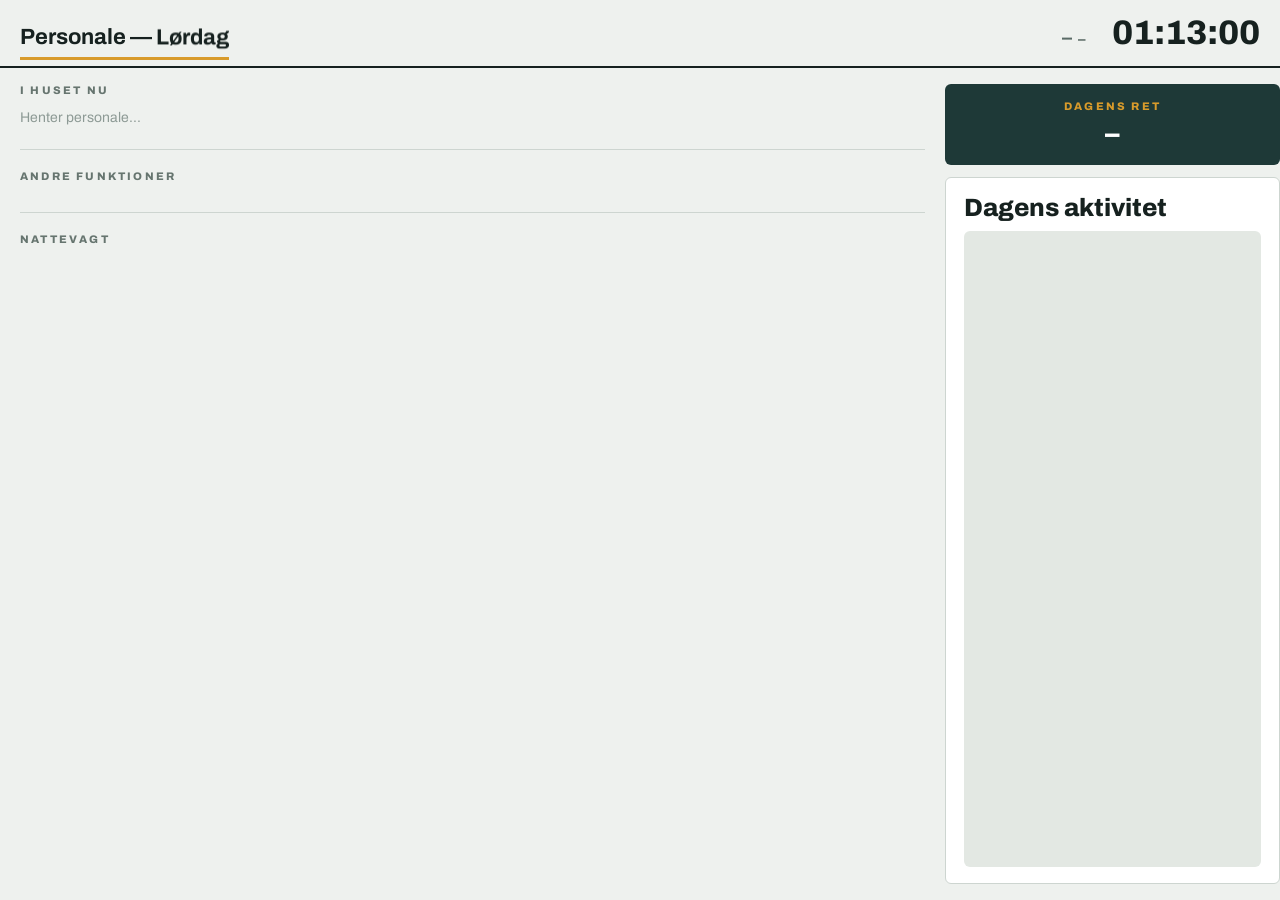
<file: personaleskaerm-v2/index.html>
<!DOCTYPE html>
<html lang="da">
<head>
<meta charset="UTF-8">
<meta name="viewport" content="width=device-width, initial-scale=1.0">
<meta name="color-scheme" content="light only">
<title>Personaleskærm</title>

<script src="../shared/auto-reload.js"></script>
<script src="../shared/supabase-cache.js"></script>
<link rel="stylesheet" href="../shared/tokens.css">
<link rel="preconnect" href="https://fonts.googleapis.com">
<link href="https://fonts.googleapis.com/css2?family=Archivo:wght@500;600;700;800&family=Fraunces:wght@600;700&display=swap" rel="stylesheet">

<style>
  *{ box-sizing:border-box; }

  body{
    margin:0;
    font-family:'Archivo', sans-serif;
    background:var(--papir);
    color:var(--blaek);
    height:100vh;
    overflow:hidden;
    display:flex;
    flex-direction:column;
  }

  h1,h2,h3{ font-family:'Fraunces', serif; margin:0; }

  /* ---- Topbjælke ---- */

  #topbjælke{
    display:flex;
    justify-content:space-between;
    align-items:baseline;
    flex-shrink:0;
    font-size:22px;
    font-weight:700;
    padding:14px 20px;
    border-bottom:2px solid var(--blaek);
  }

  /* ---- Overskrift: dagnavn vender, streg tegnes (kun transform/opacity) ---- */

  #overskrift{ position:relative; line-height:1.3; }

  /* Fast højde + overflow:hidden → layoutet hopper aldrig under vendingen. */
  #dagVindue{
    display:inline-block;
    vertical-align:bottom;
    overflow:hidden;
    height:1.3em;
    line-height:1.3;
  }

  #overskriftDag{ display:inline-block; line-height:inherit; will-change:transform, opacity; }

  #overskriftDag.dagUd{ animation:dagUd .3s cubic-bezier(0.2, 0.8, 0.2, 1) both; }
  #overskriftDag.dagInd{ animation:dagInd .4s cubic-bezier(0.2, 0.8, 0.2, 1) both; }

  @keyframes dagUd{
    from{ transform:translateY(0);     opacity:1; }
    to  { transform:translateY(-100%); opacity:0; }
  }
  @keyframes dagInd{
    from{ transform:translateY(100%); opacity:0; }
    to  { transform:translateY(0);    opacity:1; }
  }

  /* Stregen ligger i topbjælkens eksisterende polstring (påvirker ikke højden). */
  #overskriftStreg{
    position:absolute;
    left:0; right:0; bottom:-8px;
    height:3px;
    background:var(--guld);
    transform-origin:left center;
    transform:scaleX(0);
    will-change:transform;
  }
  #overskriftStreg.tegn{ animation:tegnStreg .6s cubic-bezier(0.2, 0.8, 0.2, 1) both; }

  @keyframes tegnStreg{
    from{ transform:scaleX(0); }
    to  { transform:scaleX(1); }
  }

  /* Reduceret bevægelse: ingen animation, stregen står færdigtegnet. */
  @media (prefers-reduced-motion: reduce){
    #overskriftDag.dagUd, #overskriftDag.dagInd, #overskriftStreg.tegn{ animation:none; }
    #overskriftStreg{ transform:scaleX(1); }
  }

  #topHøjreInfo{
    display:flex;
    align-items:baseline;
    gap:20px;
  }

  #vejrMini{
    display:flex;
    align-items:baseline;
    gap:6px;
    font-size:15px;
    font-weight:700;
    color:var(--tekst-2);
  }

  #vejrIkon{ font-size:20px; }
  #vejrBeskrivelse{ font-weight:500; }

  #ur{
    font-size:34px;
    font-weight:800;
    font-variant-numeric:tabular-nums;
    color:var(--blaek);
  }

  /* ---- Layout ---- */

  #layout{
    display:grid;
    grid-template-columns:73% 27%;
    flex:1;
    min-height:0;
    padding:16px 20px;
    gap:20px;
  }

  #venstre{
    display:flex;
    flex-direction:column;
    justify-content:flex-start;
    gap:20px;
    min-height:0;
  }

  #højre{
    display:flex;
    flex-direction:column;
    gap:12px;
    min-height:0;
  }

  .niveau .eyebrow{ margin-bottom:10px; }

  .niveau:not(:first-child){
    border-top:1px solid var(--streg);
    padding-top:20px;
  }

  /* ---- Niveau 1: I huset nu ---- */

  /* Altid ÉN række med lige store kort: hvert kort er højst 170 px bredt
     (ét kort strækker sig aldrig over hele rækken), men de krymper
     ligeligt sammen i stedet for at ombryde, når der er mange. */
  #gulv{
    display:grid;
    grid-auto-flow:column;
    grid-auto-columns:minmax(0, 170px);
    justify-content:start;
    gap:18px;
  }

  #gulv .tom-tilstand{ white-space:nowrap; }

  /* ---- Kommer efter mødet (mødedage) ----
     Ligger over højre hjørne af niveau 1 og tager ingen plads i flowet, så
     den ikke skubber de andre sektioner. Kortene i rækken rykker kun
     sammen hvis der er så mange, at de ellers ville nå boksen. */
  #niveau1{ position:relative; }
  #niveau1.medKommer #gulv{ margin-right:270px; }
  #kommerEfter{
    position:absolute;
    top:0; right:0;
    width:250px;
    background:var(--flade);
    border-radius:6px;
    padding:10px 14px 12px;
  }
  #kommerEfter .eyebrow{ margin-bottom:8px; }
  #kommerEfterListe{ display:flex; flex-direction:column; gap:8px; }

  .personKort{ min-width:0; }

  .personKort .portræt{
    height:130px;
    border-radius:5px;
    overflow:hidden;
    background:var(--tekst-2);
    display:flex;
    align-items:center;
    justify-content:center;
  }

  .personKort .portræt img{ width:100%; height:100%; object-fit:cover; }

  .personKort .initialer{
    color:#fff;
    font-size:40px;
    font-weight:700;
  }

  .personKort.erDøgnvagt .portræt{
    outline:4px solid var(--guld);
    outline-offset:-4px;
  }

  .personKort .navn{
    font-size:21px; font-weight:800; margin-top:8px;
    overflow:hidden; text-overflow:ellipsis; white-space:nowrap;
  }

  .personKort .tid{ font-size:14px; font-weight:700; color:var(--tekst-2); }

  .personKort.erDøgnvagt .tid{
    color:var(--guld-moerk);
    text-transform:uppercase;
    font-size:12px;
    font-weight:800;
  }

  /* ---- Niveau 2: Andre funktioner ---- */

  #funktionerRække{ display:flex; flex-wrap:wrap; gap:10px; }

  .funktionKort{
    display:flex;
    align-items:center;
    gap:10px;
    background:var(--flade);
    border-radius:6px;
    padding:8px 14px;
  }

  .funktionKort img, .funktionKort .initialerLille{
    width:42px; height:42px; border-radius:50%; flex-shrink:0;
  }

  .funktionKort .navn{ font-size:19px; font-weight:800; }

  .funktionKort .rolle{
    font-size:11.5px;
    font-weight:700;
    text-transform:uppercase;
    letter-spacing:.12em;
    color:var(--tekst-2);
  }

  /* ---- Niveau 3: Senere i dag ---- */

  #senereRække{ display:flex; flex-wrap:wrap; gap:14px; align-items:stretch; }

  .senereGruppe{
    display:flex;
    align-items:center;
    gap:12px;
    background:var(--flade);
    border-radius:6px;
    padding:8px 16px 8px 14px;
  }

  .senereGruppeLabel{
    font-family:'Archivo', sans-serif;
    font-size:11px;
    font-weight:800;
    text-transform:uppercase;
    letter-spacing:.1em;
    color:var(--tekst-2);
    white-space:nowrap;
    padding-right:12px;
    border-right:1px solid var(--streg);
  }

  .senereGruppePersoner{ display:flex; flex-wrap:wrap; gap:14px; }

  .senereItem{ display:flex; align-items:center; gap:8px; }

  .senereItem img, .senereItem .initialerLille{
    width:40px; height:40px; border-radius:50%; flex-shrink:0;
  }

  .senereItem .navn{ font-size:15px; font-weight:700; }

  /* ---- Fælles: rundt fallback-portræt med initialer (niveau 2/3) ---- */

  .initialerLille{
    background:var(--tekst-2);
    color:#fff;
    display:flex;
    align-items:center;
    justify-content:center;
    font-size:14px;
    font-weight:700;
  }

  /* ---- Højre kolonne ---- */

  #aftensmad{
    background:var(--brand);
    color:#fff;
    border-radius:6px;
    padding:16px 18px;
    text-align:center;
    flex-shrink:0;
  }

  #aftensmad .eyebrow{ color:var(--guld); }

  #aftensmadRet{ font-size:29px; font-weight:800; color:#fff; margin-top:6px; }

  #aktivitetBoks{
    flex:1;
    min-height:0;
    display:flex;
    flex-direction:column;
    background:#fff;
    border:1px solid var(--streg);
    border-radius:6px;
    padding:16px 18px;
    overflow:hidden;
  }

  .slide{ display:none; flex-direction:column; height:100%; min-height:0; }
  .slide.vis{ display:flex; }

  .slide .titel{ font-size:25px; font-weight:800; margin-bottom:10px; flex-shrink:0; }

  #aktivitetBilledeBoks{
    flex:1;
    min-height:0;
    border-radius:6px;
    overflow:hidden;
    background:var(--flade);
  }

  #aktivitetBilledeBoks img{ width:100%; height:100%; object-fit:cover; display:block; }
  #aktivitetBilledeBoks.plakat img{ object-fit:contain; }

  .ugensMadGrid{ display:grid; grid-template-columns:1fr 1fr; gap:0 20px; overflow-y:auto; }
  .ugensMadRække{ padding:6px 0; border-bottom:1px solid var(--streg-svag); font-size:14px; }
  .ugensMadRække .dag{ font-weight:700; color:var(--blaek); }

  .tom-tilstand{ margin:0; }
</style>
</head>

<body>

<!-- ============================================================ -->
<!-- KONFIGURATION -->
<!-- ============================================================ -->
<script>
  const SUPABASE_URL = 'https://lumxvqhlmokspqnazhso.supabase.co';
  const SUPABASE_KEY = 'eyJhbGciOiJIUzI1NiIsInR5cCI6IkpXVCJ9.eyJpc3MiOiJzdXBhYmFzZSIsInJlZiI6Imx1bXh2cWhsbW9rc3BxbmF6aHNvIiwicm9sZSI6ImFub24iLCJpYXQiOjE3ODQwMzc3NTMsImV4cCI6MjA5OTYxMzc1M30.WvVrbqZWaY1V-6sC4XwoYDOciBULeCxcnxvB7TlAMno';
</script>

<script src="supabase-js.min.js"></script>
<script src="../shared/moededag.js"></script>
<script src="../shared/icons.js"></script>

<div id="topbjælke">
  <div id="overskrift">
    <span class="overskriftPrefix">Personale — </span><span id="dagVindue"><span id="overskriftDag"></span></span>
    <span id="overskriftStreg"></span>
  </div>
  <div id="topHøjreInfo">
    <div id="vejrMini">
      <span id="vejrIkon">–</span>
      <span id="vejrTemp">–</span>
      <span id="vejrBeskrivelse"></span>
    </div>
    <div id="ur"></div>
  </div>
</div>

<div id="layout">

  <div id="venstre">
    <section class="niveau" id="niveau1">
      <div class="eyebrow" id="niveau1Titel">I huset nu</div>
      <div id="gulv"><div class="tom-tilstand">Henter personale...</div></div>
      <div id="kommerEfter" hidden>
        <div class="eyebrow">Kommer efter mødet</div>
        <div id="kommerEfterListe"></div>
      </div>
    </section>

    <section class="niveau" id="niveau2">
      <div class="eyebrow">Andre funktioner</div>
      <div id="funktionerRække"></div>
    </section>

    <section class="niveau" id="niveau3">
      <div class="eyebrow" id="niveau3Titel">Senere i dag</div>
      <div id="senereRække"></div>
    </section>
  </div>

  <div id="højre">
    <div id="aftensmad">
      <div class="eyebrow" id="aftensmadDag">Dagens ret</div>
      <div id="aftensmadRet">–</div>
    </div>

    <div id="aktivitetBoks">
      <div class="slide vis" id="aktivitetSlide">
        <div class="titel" id="aktivitetNavn">Dagens aktivitet</div>
        <div id="aktivitetBilledeBoks"></div>
      </div>

      <div class="slide" id="madplanSlide">
        <div class="titel">Ugens madplan</div>
        <div class="ugensMadGrid" id="ugensMadGrid"></div>
      </div>
    </div>
  </div>

</div>

<script>

// ==================================================================
// SUPABASE-KLIENT (defensiv init, samme mønster som de to andre skærme)
// ==================================================================

// Hvor længe et svar fra Supabase genbruges, før der hentes igen. Skærmen
// gentegner stadig hvert minut (fra cachen), så tidsskift sker til tiden.
// Se ../shared/supabase-cache.js for hvorfor.
const DATA_CACHE_MS = 5 * 60 * 1000;
const SKJUL_CACHE_MS = 2 * 60 * 1000;

let sb = null;
try {
  sb = window.supabase.createClient(SUPABASE_URL, SUPABASE_KEY);
} catch (e) {
  console.error('Kunne ikke oprette Supabase-klient:', e);
}

function escapeHtml(str){
  const d = document.createElement('div');
  d.textContent = str == null ? '' : str;
  return d.innerHTML;
}

const UGEDAGE = ['Søndag','Mandag','Tirsdag','Onsdag','Torsdag','Fredag','Lørdag'];

// ==================================================================
// SKÆRM-INDSTILLINGER — hentes ved start og ved hver polling (60 sek.).
// Alt starter som aktiv=true (fail-safe: kan tabellen ikke læses, eller
// før første hentning er nået, vises alt som normalt).
// ==================================================================

let beboerskaermAktiv = {
  niveau1: true, niveau2: true, niveau3: true,
  aftensmad: true, aktivitet: true, madplan: true, vejr: true
};

async function hentBeboerskaermIndstillinger(){
  if(!sb) return;

  const { data, error } = await sb
    .from('skaerm_indstillinger')
    .select('noegle, aktiv')
    .eq('skaerm', 'beboerskaerm');

  // Fail-safe: kan indstillingerne ikke hentes, røres beboerskaermAktiv
  // ikke — skærmen bliver ved med at vise det den senest fik at vide
  // (eller alt, hvis dette er første hentning).
  if(error){ console.error('Fejl skaerm_indstillinger:', error); return; }
  if(!data) return;

  data.forEach(r => { beboerskaermAktiv[r.noegle] = r.aktiv; });

  // Skift til det nye design (opslagstavle.html): rækken 'opslagstavle' med
  // aktiv = true, eller ?design=ny. ?design=gammel holder fast i dette design.
  const designParam = new URLSearchParams(window.location.search).get('design');
  if(designParam === 'ny' || (designParam !== 'gammel' && beboerskaermAktiv.opslagstavle === true)){
    window.location.replace('opslagstavle.html' + window.location.search);
    return;
  }

  anvendBeboerskaermIndstillinger();
}

function anvendBeboerskaermIndstillinger(){
  document.getElementById('niveau1').style.visibility = beboerskaermAktiv.niveau1 ? 'visible' : 'hidden';
  document.getElementById('niveau2').style.visibility = beboerskaermAktiv.niveau2 ? 'visible' : 'hidden';
  document.getElementById('niveau3').style.visibility = beboerskaermAktiv.niveau3 ? 'visible' : 'hidden';
  document.getElementById('aftensmad').style.visibility = beboerskaermAktiv.aftensmad ? 'visible' : 'hidden';
  document.getElementById('vejrMini').style.visibility = beboerskaermAktiv.vejr ? 'visible' : 'hidden';

  // aktivitet/madplan deler én fælles kasse (aktivitetBoks) og skiftes
  // mellem i karrusellen — et slukket modul må aldrig kunne vises der.
  slides = [];
  if(beboerskaermAktiv.aktivitet) slides.push('aktivitetSlide');
  if(beboerskaermAktiv.madplan) slides.push('madplanSlide');
  // `!(slideIndex < slides.length)` fanger også NaN (fx efter en periode
  // med slides.length===0, hvor modulo-intervallet nedenfor giver NaN).
  if(!(slideIndex < slides.length)) slideIndex = 0;
  visSlide();
}

// ==================================================================
// Rolle-visningsnavne — rå Workfeed-rolle gemmes i databasen af
// workfeed-sync, men VISES med samme omdøbning som den oprindelige
// hentPersonale() i Kode.js. "Rådighedsvagt" (rå) → "Døgnvagt" (vist) —
// filtrering nedenfor sker altid på det VISTE navn, matcher gammel logik.
// ==================================================================

function visningsRolle(raaRolle, tag){
  // Admin-tagget vagt i Workfeed = personen sidder på kontor den dag,
  // uanset deres almindelige rolle — skal vises i "Andre funktioner",
  // ikke som almindeligt gulv-personale.
  if(tag === 'Admin') return 'Kontor';
  if(tag === 'P-møde' || tag === 'P-møde m. vagt') return raaRolle === 'Rådighedsvagt' ? 'Døgnvagt' : (rolleTabel[raaRolle] || raaRolle);
  const tabel = {
    'Daglig leder': 'Leder',
    'Køkkenpersonale': 'Køkken',
    'Pedel': 'Pedel',
    'Vågen nattevagt': 'Nattevagt',
    'Socialfaglig medarbejder': 'Medarbejder',
    'SSA': 'Medicinvagt',
    'Rådighedsvagt': 'Døgnvagt'
  };
  return tabel[raaRolle] || raaRolle;
}
const rolleTabel = {
  'Daglig leder': 'Leder', 'Køkkenpersonale': 'Køkken', 'Pedel': 'Pedel',
  'Vågen nattevagt': 'Nattevagt', 'Socialfaglig medarbejder': 'Medarbejder',
  'SSA': 'Medicinvagt', 'Rådighedsvagt': 'Døgnvagt'
};

// ==================================================================
// Dag-omslag kl. 19:30 — client-side klok-check, IKKE en Apps
// Script-trigger (som var upræcis nok til at være en dokumenteret
// læring på tværs af alle tre Møllebakken-projekter). Genberegnes ved
// hvert poll, så der ikke er nogen "trigger" der kan ramme forkert.
// Gælder KUN personale-listen — madplan og aktivitet skifter først
// ved midnat, se dagensDato().
// ==================================================================

function skalViseImorgen(){
  const nu = new Date();
  return nu.getHours() > 19 || (nu.getHours() === 19 && nu.getMinutes() >= 30);
}

function måldato(){
  const nu = new Date();
  if(skalViseImorgen()) nu.setDate(nu.getDate() + 1);
  return nu;
}

// ?testdato=YYYY-MM-DD erstatter dagens dato til plakater og aktivitet (test).
function dagensDato(){
  const m = /^(\d{4})-(\d{2})-(\d{2})$/.exec(new URLSearchParams(location.search).get('testdato') || '');
  return m ? new Date(Number(m[1]), Number(m[2]) - 1, Number(m[3])) : new Date();
}

function datoISO(d){
  return d.getFullYear() + '-' + String(d.getMonth()+1).padStart(2,'0') + '-' + String(d.getDate()).padStart(2,'0');
}

// ==================================================================
// OVERSKRIFT-ANIMATION — dagnavnet vender, derefter tegnes en streg.
// Kører KUN når teksten faktisk ændrer sig (og ved første indlæsning);
// det samme kald hvert minut gør ingenting. Kun transform/opacity.
// ==================================================================

let sidsteOverskrift = null;
let overskriftSkift = 0;   // tæller: et nyt skift afbryder et igangværende

function sætOverskrift(tekst){
  if(tekst === sidsteOverskrift) return;
  const forste = sidsteOverskrift === null;
  sidsteOverskrift = tekst;

  const dag = document.getElementById('overskriftDag');
  const streg = document.getElementById('overskriftStreg');
  const skift = ++overskriftSkift;

  const reduceret = window.matchMedia && window.matchMedia('(prefers-reduced-motion: reduce)').matches;
  if(reduceret){
    dag.textContent = tekst;
    return;
  }

  // Tegn stregen forfra efter `forsinkelse` sek. (= når vendingen er færdig).
  function tegnStreg(forsinkelse){
    streg.classList.remove('tegn');
    void streg.offsetWidth;   // tving reflow så animationen kan genstartes
    streg.style.animationDelay = forsinkelse + 's';
    streg.classList.add('tegn');
  }

  function kommInd(){
    dag.textContent = tekst;
    dag.classList.remove('dagUd');
    dag.classList.remove('dagInd');
    void dag.offsetWidth;
    dag.classList.add('dagInd');
    tegnStreg(0.4);   // starter når indvendingen (0,4 s) er færdig
  }

  if(forste){
    kommInd();
    return;
  }

  // Skift: gammelt dagnavn vipper op (0,3 s), så kommer det nye ind (0,4 s).
  streg.classList.remove('tegn');
  dag.classList.remove('dagInd');
  void dag.offsetWidth;
  dag.classList.add('dagUd');
  setTimeout(function(){
    if(skift !== overskriftSkift) return;   // afbrudt af et nyere skift
    kommInd();
  }, 300);
}

// Midlertidig test: ?testanimation=1 skifter dagnavnet hvert 8. sek.,
// så animationen kan ses uden at vente på dagskiftet. Slået fra som standard.
const TEST_ANIMATION = new URLSearchParams(window.location.search).get('testanimation') === '1';
if(TEST_ANIMATION){
  const testTekster = ['Mandag', 'Tirsdag (i morgen)', 'Tirsdag'];
  let testIndex = 0;
  sætOverskrift(testTekster[0]);
  setInterval(function(){
    testIndex = (testIndex + 1) % testTekster.length;
    sætOverskrift(testTekster[testIndex]);
  }, 8000);
}

// Skiftetidspunktet på en mødedag (ms), eller null. Sættes af hentPersonale().
// Uret tjekker hvert sekund (browserens lokale tid), så boksen skifter til
// polaroids præcis til tiden i stedet for først ved næste minuts-hentning.
let mødeSkifteMs = null;
let mødeEfterSkifte = null;

function opdaterUr(){
  const nu = new Date();
  if(mødeSkifteMs !== null && (nu.getTime() >= mødeSkifteMs) !== mødeEfterSkifte){
    mødeEfterSkifte = nu.getTime() >= mødeSkifteMs;
    hentPersonale();
  }
  document.getElementById('ur').textContent =
    String(nu.getHours()).padStart(2,'0') + ':' +
    String(nu.getMinutes()).padStart(2,'0') + ':' +
    String(nu.getSeconds()).padStart(2,'0');
}

// ==================================================================
// PERSONALE PÅ ARBEJDE
// ==================================================================

async function hentPersonale(){
  if(!sb) return;
  // Niveau 1-3 deler denne ene hentning/rendering-omgang — kan kun
  // springes helt over hvis ALLE tre er slukket.
  if(!beboerskaermAktiv.niveau1 && !beboerskaermAktiv.niveau2 && !beboerskaermAktiv.niveau3) return;

  const visImorgen = skalViseImorgen();
  const dato = måldato();
  const datoStr = datoISO(dato);
  if(!TEST_ANIMATION) sætOverskrift(UGEDAGE[dato.getDay()] + (visImorgen ? ' (i morgen)' : ''));

  // Sektionstitler følger visningen: "i huset nu" / "senere i dag" giver
  // ikke mening i en morgendags-forhåndsvisning.
  document.getElementById('niveau1Titel').textContent = visImorgen ? 'Dagvagt' : 'I huset nu';
  document.getElementById('niveau3Titel').textContent = 'Nattevagt';

  const nu = new Date();

  // Kun den viste dags vagter hentes — hele dagens hold vises fra 19:30
  // aftenen før til 19:30 samme dag (se REGEL i flettVagter). En døgn-/
  // nattevagts del efter midnat har samme `dag` som vagtens start.
  const dage = [datoStr];

  const [vagterRes, skjulninger, rettelser] = await Promise.all([
    cachetHent('vagter|' + dage.join(','), DATA_CACHE_MS, () =>
      sb.from('personaleskaerm_vagter').select('*').in('dag', dage).order('start')),
    hentSkjulninger(),
    hentMoedeRettelser(datoStr)
  ]);
  const { data, error } = vagterRes;
  if(error){ console.error('Fejl personale:', error); return; }

  const alle = flettVagter(data || [], visImorgen, nu, datoStr);

  // Mødedage (se ../shared/moededag.js): gemte rettelser fra appen vinder
  // over vagt-tagget "Vikar", og skiftetidspunktet er vikarernes seneste
  // sluttid. Almindelige dage: null og intet ændres.
  const møde = MoedeDag.find(alle, datoStr, rettelser);
  const mødeKlasse = p => møde ? møde.klasse(p) : 'normal';
  const førSkifte = møde !== null && nu.getTime() < møde.skifteMs;
  mødeSkifteMs = møde ? møde.skifteMs : null;
  mødeEfterSkifte = møde ? !førSkifte : null;

  // Nattevagten står altid nederst, aldrig blandet med dagholdet. Hvilken
  // nat der vises vælges i flettVagter (se `nattevagtDag`).
  // Mødedag: "skjul" vises slet ikke, "kommer" står i boksen indtil
  // skiftetidspunktet, og vikarer forsvinder når deres vagt slutter.
  // Døgnvagt, nattevagt og andre funktioner påvirkes kun hvis brugeren selv
  // har flyttet dem i appen (automatisk er de altid "normal").
  const synlig = p => {
    const k = mødeKlasse(p);
    if(k === 'skjul') return false;
    if(k === 'kommer') return !førSkifte;
    if(k === 'vikar') return nu < new Date(p.slut);
    return true;
  };
  const gulv = alle.filter(p => p.rolle === 'Medarbejder' || p.rolle === 'Døgnvagt').filter(synlig);
  const kommer = førSkifte ? alle.filter(p => p.rolle !== 'Nattevagt' && mødeKlasse(p) === 'kommer') : [];
  const nattevagt = alle.filter(p => p.rolle === 'Nattevagt').filter(p => mødeKlasse(p) !== 'skjul');
  const funktioner = alle.filter(p => p.rolle !== 'Medarbejder' && p.rolle !== 'Døgnvagt' && p.rolle !== 'Nattevagt').filter(synlig);

  // Skjult personale (styres fra appens "Skærm"-fane) filtreres fra HELT
  // til sidst — al beregning ovenfor (fletning, fordeling) kører uændret,
  // så en skjult person aldrig kan påvirke hvem andre der vises.
  const vises = p => !findSkjulning(skjulninger, p.navn, datoStr, nu);

  tegnGulv(gulv.filter(vises), visImorgen);
  tegnKommerEfter(kommer.filter(vises));
  tegnFunktioner(funktioner.filter(vises));
  tegnSenere(nattevagt.filter(vises));
}

// Samler rå vagtrækker til ÉN post pr. person og rolle.
//  - Rækker for samme person+rolle der støder op til hinanden (næste starter
//    når forrige slutter, som ved Workfeeds midnatssplit) flettes til én
//    vagt: tidligste start, seneste slut, og første tag der findes.
//    Rækkefølgen i databasen er tilfældig og må aldrig afgøre resultatet.
//  - Kun den viste dags hold vises — hele holdet, uanset klokkeslæt
//    (fra 19:30 aftenen før til 19:30 samme dag).
function flettVagter(rækker, visImorgen, nu, datoStr){
  // REGEL: kl. 19:30 skifter skærmen til morgendagens hold, og præcis det
  // hold står der uændret til kl. 19:30 dagen efter. Ingen skift ved
  // midnat, ved kl. 12 eller når en vagt starter/slutter. Nattevagten er
  // den der hører til den viste dag (aftenen den dag).
  const nattevagtDag = datoStr;

  // En vagt der starter om aftenen/natten og slutter næste dag er en
  // nattevagt, også selvom Workfeed kalder rollen "Socialfaglig medarbejder".
  const erNatvagt = r => {
    const s = new Date(r.start);
    const e = new Date(r.slut);
    return s.getHours() >= 20 && e.getDate() !== s.getDate();
  };

  // 1) Flet først de RÅ rækker (samme person og samme Workfeed-rolle, hvor
  //    næste starter når forrige slutter — Workfeeds midnatssplit) til én
  //    vagt. Rollen afgøres først bagefter, så en vagts dagdel og dens
  //    fortsættelse efter midnat får samme tag/rolle (fx begge "Admin" →
  //    kontor) i stedet for to kort.
  const rå = new Map();
  rækker.forEach(r => {
    const nøgle = r.navn + '|' + r.rolle;
    if(!rå.has(nøgle)) rå.set(nøgle, []);
    rå.get(nøgle).push(r);
  });

  const vagter = [];
  rå.forEach(liste => {
    liste.sort((a, b) => new Date(a.start) - new Date(b.start));
    const flettet = [];
    liste.forEach(r => {
      const sidste = flettet[flettet.length - 1];
      if(sidste && Math.abs(new Date(r.start) - new Date(sidste.slut)) <= 60000){
        if(new Date(r.slut) > new Date(sidste.slut)) sidste.slut = r.slut;
        // Admin-tagget vinder; ellers første tag der findes.
        if(r.tag === 'Admin' || (!sidste.tag && r.tag)) sidste.tag = r.tag;
      } else {
        flettet.push({ ...r });
      }
    });
    flettet.forEach(v => {
      let rolle = visningsRolle(v.rolle, v.tag);
      if(rolle === 'Medarbejder' && erNatvagt(v)) rolle = 'Nattevagt';
      vagter.push({ ...v, rolle });
    });
  });

  // 2) Vælg hvilken vagt der vises pr. person og (vist) rolle.
  const perNøgle = new Map();
  vagter.forEach(v => {
    const nøgle = v.navn + '|' + v.rolle;
    if(!perNøgle.has(nøgle)) perNøgle.set(nøgle, []);
    perNøgle.get(nøgle).push(v);
  });

  const resultat = [];
  perNøgle.forEach(flettet => {
    const liste = flettet;
    // Nattevagt: kun den vagt der hører til den nat, der skal vises.
    if(liste[0].rolle === 'Nattevagt'){
      const nat = flettet.find(p => p.dag === nattevagtDag);
      if(nat) resultat.push(nat);
      return;
    }

    // Døgnvagt: kun vagten der starter den viste dag (se filteret nedenfor).
    if(liste[0].rolle === 'Døgnvagt'){
      const dagens = flettet.find(p => p.dag === datoStr);
      if(dagens) resultat.push(dagens);
      return;
    }

    // Kun vagter der hører til den viste dag kan vises (se filteret
    // nedenfor). Vi henter også i går, så en medarbejder der arbejdede i
    // går OG i dag har to vagter her. Tidligere blev "den første" valgt —
    // dvs. gårsdagens — som så blev filtreret væk, så personen først dukkede
    // op når dagens vagt startede (fx kl. 09:00). Derfor vælges der KUN
    // blandt den viste dags vagter.
    // Flere vagter samme dag (fx en der slutter i morges + en ny senere):
    // den der er i gang, ellers den næste der ikke er slut, ellers den sidste.
    const dagens = flettet.filter(p => p.dag === datoStr);
    if(!dagens.length) return;
    const iGang = dagens.find(p => new Date(p.start) <= nu && nu < new Date(p.slut));
    const næste = dagens.find(p => nu < new Date(p.slut));
    resultat.push(iGang || næste || dagens[dagens.length - 1]);
  });

  // Hele den viste dags hold vises hele tiden (se REGEL øverst).
  // Nattevagt er allerede valgt til den viste dags nat ovenfor.
  return resultat.filter(p => p.rolle === 'Nattevagt' || p.dag === datoStr);
}

// ==================================================================
// SKJULT PERSONALE — rent visningsfilter, se shared/skjult-personale-schema.sql.
// Fail-safe: kan tabellen ikke læses, returneres en tom liste, og ALLE
// vises som hidtil. Skærmen fejler aldrig i retning af at skjule nogen.
// ==================================================================

async function hentSkjulninger(){
  try {
    const { data, error } = await cachetHent('skjult_personale', SKJUL_CACHE_MS, () =>
      sb.from('skjult_personale').select('navn,dag,udloeber').gt('udloeber', new Date().toISOString()));
    if(error){ console.error('Fejl skjult_personale (viser alle):', error); return []; }
    return data || [];
  } catch (e) {
    console.error('Fejl skjult_personale (viser alle):', e);
    return [];
  }
}

// Rettelser fra appens Admin → Mødedag (moededag_rettelser) for den viste
// dag. Hentes højst hvert 45. sekund, så en rettelse slår igennem ved næste
// minuts-polling. Fail-safe: kan tabellen ikke læses, bruges kun Vikar-tagget.
const RETTELSE_CACHE_MS = 45 * 1000;
async function hentMoedeRettelser(datoStr){
  try {
    const { data, error } = await cachetHent('moededag|' + datoStr, RETTELSE_CACHE_MS, () =>
      sb.from('moededag_rettelser').select('dato,navn,bunke').eq('dato', datoStr));
    if(error){ console.error('Fejl moededag_rettelser (bruger Vikar-tag):', error); return []; }
    return data || [];
  } catch (e) {
    console.error('Fejl moededag_rettelser (bruger Vikar-tag):', e);
    return [];
  }
}

// "YYYY-MM-DD" → lokal midnat den dag (browser-lokal tid, ikke UTC).
function skStartAfDag(iso){
  const d = iso.split('-');
  return new Date(Number(d[0]), Number(d[1]) - 1, Number(d[2]));
}

// SAMME regel som findSkjulning() i mollebakken-app-v2 — holdes ens, så
// appen og skærmen altid er enige om hvem der er skjult.
// En skjulning for dag D gælder listen for D. Går personens vagt over
// midnat, gælder den også listen for D+1 — men kun når D+1 faktisk ER
// begyndt (ikke i 19:30-forhåndsvisningen af i morgen), og kun indtil
// udløb (= slutningen af den vagt der går over midnat).
function findSkjulning(skjulninger, navn, visteDagISO, nu){
  const visteStart = skStartAfDag(visteDagISO);
  const dagenFør = new Date(visteStart);
  dagenFør.setDate(dagenFør.getDate() - 1);
  const dagenFørISO = datoISO(dagenFør);
  return skjulninger.find(s => {
    if(s.navn !== navn) return false;
    if(new Date(s.udloeber) <= nu) return false;
    if(s.dag === visteDagISO) return true;
    return s.dag === dagenFørISO && nu >= visteStart;
  }) || null;
}

// Nogle Planday-navne bærer et eller flere rolle-præfikser direkte i
// fornavnet (fx "Vikar: Dalal Abou Chouk", "Pedel: Jens", "Nat Mie
// Kirstine", "Vikar Nat: Ken Søbæk Rasmussen") — med eller uden kolon,
// og nogle gange flere ord i træk. Kræver mindst ét kolon/mellemrum
// efter hvert præfiks-ord, så et rigtigt navn som "Natasha" ikke bliver
// fejlagtigt klippet i "Nat" + "asha".
function renspNavn(navn){
  return (navn || '').replace(/^(?:(?:Pedel|Vikar|Nat)[:\s]+)+/i, '').trim();
}

function fornavn(navn){
  const renset = renspNavn(navn);
  return renset.split(' ')[0] || renset;
}

function initialer(navn){
  const dele = renspNavn(navn).split(/\s+/).filter(Boolean);
  if(dele.length === 0) return '';
  if(dele.length === 1) return dele[0].charAt(0).toUpperCase();
  return (dele[0].charAt(0) + dele[dele.length - 1].charAt(0)).toUpperCase();
}

// Rundt lille portræt (42px/40px) til niveau 2/3 — samme fallback-mønster
// som før (grå cirkel), da spec kun beder om initialer-fallback på niveau 1.
function billedeHtml(url, størrelse){
  if(url) return '<img src="' + escapeHtml(url) + '" style="width:' + størrelse + 'px;height:' + størrelse + 'px" alt="">';
  return '<div class="initialerLille" style="width:' + størrelse + 'px;height:' + størrelse + 'px;border-radius:50%;"></div>';
}

// Stort rektangulært portræt (niveau 1) — hvid initialer på dæmpet
// baggrund når der ikke er noget billede.
function portrætHtmlStor(navn, url, erDøgnvagt){
  const klasse = 'portræt' + (erDøgnvagt ? ' erDøgnvagt' : '');
  if(url) return '<div class="' + klasse + '"><img src="' + escapeHtml(url) + '" alt=""></div>';
  return '<div class="' + klasse + '"><span class="initialer">' + escapeHtml(initialer(navn)) + '</span></div>';
}

function tegnGulv(personer, visImorgen){
  const container = document.getElementById('gulv');
  if(personer.length === 0){
    container.innerHTML = '<div class="tom-tilstand">' + (visImorgen ? 'Ingen dagvagt i morgen' : 'Ingen på arbejde lige nu') + '</div>';
    return;
  }
  container.innerHTML = personer.map(function(p){
    const erDøgnvagt = p.rolle === 'Døgnvagt';
    const tid = erDøgnvagt
      ? '<div class="tid">Døgnvagt</div>'
      : '<div class="tid">' + new Date(p.start).toTimeString().slice(0,5) + '–' + new Date(p.slut).toTimeString().slice(0,5) + '</div>';

    return '<div class="personKort' + (erDøgnvagt ? ' erDøgnvagt' : '') + '">' +
      portrætHtmlStor(p.navn, p.billede, erDøgnvagt) +
      '<div class="navn">' + escapeHtml(fornavn(p.navn)) + '</div>' +
      tid +
      '</div>';
  }).join('');
}

// "Kommer efter mødet": kun navne og små billeder. Bygges med DOM-metoder,
// så navne fra Workfeed aldrig tolkes som HTML.
function tegnKommerEfter(personer){
  const boks = document.getElementById('kommerEfter');
  const liste = document.getElementById('kommerEfterListe');
  while(liste.firstChild) liste.removeChild(liste.firstChild);
  document.getElementById('niveau1').classList.toggle('medKommer', personer.length > 0);
  boks.hidden = personer.length === 0;
  personer.forEach(function(p){
    const række = document.createElement('div');
    række.className = 'senereItem';
    const initialerBoks = function(){
      const d = document.createElement('div');
      d.className = 'initialerLille';
      d.textContent = initialer(p.navn);
      return d;
    };
    if(p.billede){
      const img = document.createElement('img');
      img.alt = '';
      img.onerror = function(){ række.replaceChild(initialerBoks(), img); };
      img.src = p.billede;
      række.appendChild(img);
    } else {
      række.appendChild(initialerBoks());
    }
    const navn = document.createElement('div');
    navn.className = 'navn';
    navn.textContent = fornavn(p.navn);
    række.appendChild(navn);
    liste.appendChild(række);
  });
}

function tegnFunktioner(personer){
  const sektion = document.getElementById('niveau2');
  const container = document.getElementById('funktionerRække');
  if(personer.length === 0){
    sektion.style.display = 'none';
    return;
  }
  sektion.style.display = '';
  container.innerHTML = personer.map(function(p){
    return '<div class="funktionKort">' +
      billedeHtml(p.billede, 42) +
      '<div><div class="navn">' + escapeHtml(fornavn(p.navn)) + '</div>' +
      '<div class="rolle">' + escapeHtml(p.rolle) + '</div></div>' +
      '</div>';
  }).join('');
}

// Niveau 3: nattevagt. Chippen med "Nattevagt" vises kun i dagens visning
// ("Senere i dag"); i morgen-visning hedder sektionen selv "Nattevagt".
function tegnSenere(nattevagt){
  const sektion = document.getElementById('niveau3');
  const container = document.getElementById('senereRække');

  // Sektionen hedder selv "Nattevagt", så gruppen får ingen ekstra chip.
  const grupper = [
    { label: '', personer: nattevagt }
  ].filter(function(g){ return g.personer.length > 0; });

  if(grupper.length === 0){
    sektion.style.display = 'none';
    return;
  }
  sektion.style.display = '';

  container.innerHTML = grupper.map(function(gruppe){
    return '<div class="senereGruppe">' +
      (gruppe.label ? '<div class="senereGruppeLabel">' + escapeHtml(gruppe.label) + '</div>' : '') +
      '<div class="senereGruppePersoner">' +
      gruppe.personer.map(function(p){
        return '<div class="senereItem">' +
          billedeHtml(p.billede, 40) +
          '<div class="navn">' + escapeHtml(fornavn(p.navn)) + '</div>' +
          '</div>';
      }).join('') +
      '</div></div>';
  }).join('');
}

// ==================================================================
// MADPLAN / AKTIVITET
// ==================================================================

async function hentMadplan(){
  if(!sb) return;
  if(!beboerskaermAktiv.madplan) return;

  const dato = dagensDato();
  const dagensDag = UGEDAGE[dato.getDay()];
  const ugeStart = datoISO(effektivMandag());

  const { data, error } = await cachetHent('madplan|' + ugeStart, DATA_CACHE_MS, () =>
    sb.from('madplan').select('*').eq('uge_start', ugeStart));
  if(error){ console.error('Fejl madplan:', error); return; }

  const perDag = {};
  (data || []).forEach(r => { perDag[r.dag] = r.ret; });

  document.getElementById('aftensmadRet').textContent = perDag[dagensDag] || 'Ikke angivet';

  const ugedageOrden = ['Mandag','Tirsdag','Onsdag','Torsdag','Fredag','Lørdag','Søndag'];
  document.getElementById('ugensMadGrid').innerHTML = ugedageOrden.map(function(dag){
    return '<div class="ugensMadRække"><span class="dag">' + dag + ':</span> ' + escapeHtml(perDag[dag] || '–') + '</div>';
  }).join('');
}

// Samme Sunday-20:00-effektiv-mandag-regel som Møllebakken-appen bruger
// til Madplan/Aktiviteter — sikrer samme "uge" vises begge steder.
function effektivMandag(){
  const nu = dagensDato();
  const basis = new Date(nu);
  if(nu.getDay() === 0 && nu.getHours() >= 20){
    basis.setDate(basis.getDate() + 1);
  }
  const dag = basis.getDay();
  const diffTilMandag = dag === 0 ? -6 : 1 - dag;
  const mandag = new Date(basis);
  mandag.setDate(mandag.getDate() + diffTilMandag);
  mandag.setHours(0,0,0,0);
  return mandag;
}

// "Ingen fælles aktivitet" er en sentinel-aktivitet appen bruger til at
// samle "stemningsbilleder" af botilbudet op i, i stedet for at erstatte
// ét fast billede (se AKTIVITET_SENTINEL i mollebakken-app-v2). Når der
// ligger flere billeder til dagens aktivitet, skal de rotere som et
// diasshow her — matcher den gamle Apps Script-udgaves opførsel.
let aktivitetBilledeInterval = null;
let aktivitetDiasNøgle = null;   // aktivitet + billed-URL'er der vises nu

// Samme navn som AKTIVITET_SENTINEL i mollebakken-app-v2 — skal være ens,
// så billederne findes under samme aktivitet_navn. Må ikke omdøbes.
const AKTIVITET_INGEN = 'Ingen fælles aktivitet';
const AKTIVITET_INGEN_TEKST = 'Ingen aktivitet i dag';

function stopAktivitetDias(){
  if(aktivitetBilledeInterval){ clearInterval(aktivitetBilledeInterval); aktivitetBilledeInterval = null; }
}

function indlæsBillede(url){
  return new Promise(function(resolve){
    const test = new Image();
    test.onload = function(){ resolve(true); };
    test.onerror = function(){ resolve(false); };
    test.src = url;
  });
}

async function hentPlakater(datoStr){
  const { data, error } = await cachetHent('plakater|' + datoStr, DATA_CACHE_MS, () =>
    sb.from('aktivitet_plakater').select('*').eq('dato', datoStr).eq('aktiv', true).order('titel'));
  if(error){ console.error('Fejl aktivitet_plakater:', error); return []; }
  return (data || []).map(function(p){
    return {
      titel: p.titel,
      url: sb.storage.from('aktivitet-billeder').getPublicUrl(p.storage_path).data.publicUrl + '?v=' + new Date(p.hentet_at).getTime()
    };
  });
}

// Viser dagens plakater hele (contain). Returnerer false, hvis ingen kan indlæses.
async function visPlakater(plakater, nøgle){
  const indlæst = await Promise.all(plakater.map(p => indlæsBillede(p.url)));
  const ok = plakater.filter((p, i) => indlæst[i]);
  if(ok.length === 0) return false;

  aktivitetDiasNøgle = nøgle;
  stopAktivitetDias();

  const boks = document.getElementById('aktivitetBilledeBoks');
  boks.classList.add('plakat');
  const billede = document.createElement('img');
  billede.id = 'aktivitetBillede';
  boks.textContent = '';
  boks.appendChild(billede);

  function vis(i){
    billede.src = ok[i].url;
    billede.alt = ok[i].titel || '';
    document.getElementById('aktivitetNavn').textContent = ok[i].titel || '';
  }
  vis(0);
  if(ok.length > 1){
    let index = 0;
    aktivitetBilledeInterval = setInterval(function(){
      index = (index + 1) % ok.length;
      vis(index);
    }, 10000);
  }
  return true;
}

async function hentAktivitet(){
  if(!sb) return;
  if(!beboerskaermAktiv.aktivitet) return;

  const dato = dagensDato();

  const plakater = await hentPlakater(datoISO(dato));
  if(plakater.length > 0){
    const plakatNøgle = 'plakat|' + plakater.map(p => p.url).join(',');
    if(plakatNøgle === aktivitetDiasNøgle) return;
    if(await visPlakater(plakater, plakatNøgle)) return;
    aktivitetDiasNøgle = null;
  }

  const dagensDag = UGEDAGE[dato.getDay()];
  const ugeStart = datoISO(effektivMandag());

  const { data, error } = await cachetHent('aktiviteter|' + ugeStart + '|' + dagensDag, DATA_CACHE_MS, () =>
    sb.from('aktiviteter').select('*').eq('uge_start', ugeStart).eq('dag', dagensDag));
  if(error){ console.error('Fejl aktivitet:', error); return; }

  // Er der ikke valgt en aktivitet for dagen (fx fordi ingen har haft tid
  // til at tilføje den), falder skærmen tilbage til "Ingen fælles aktivitet"
  // og viser stemningsbillederne som diasshow — præcis som hvis den var valgt.
  const valgt = data && data.length > 0 ? data[0].aktivitet : null;
  const aktivitet = valgt || AKTIVITET_INGEN;
  document.getElementById('aktivitetNavn').textContent = aktivitet === AKTIVITET_INGEN ? AKTIVITET_INGEN_TEKST : aktivitet;

  const { data: billeder, error: billedeFejl } = await cachetHent('aktivitet_billeder|' + aktivitet, DATA_CACHE_MS, () =>
    sb.from('aktivitet_billeder').select('*').eq('aktivitet_navn', aktivitet));
  // Kan billederne ikke hentes, beholdes det der kører (diasshowet røres ikke).
  if(billedeFejl){ console.error('Fejl aktivitet_billeder:', billedeFejl); return; }

  const boks = document.getElementById('aktivitetBilledeBoks');
  boks.classList.remove('plakat');

  if(!billeder || billeder.length === 0){
    stopAktivitetDias();
    aktivitetDiasNøgle = null;
    boks.textContent = '';
    return;
  }

  // Billeder ligger i Supabase Storage — storage_path er en offentlig sti.
  // Sorteret, så rækkefølgen er den samme ved hver hentning.
  const urls = billeder
    .map(b => sb.storage.from('aktivitet-billeder').getPublicUrl(b.storage_path).data.publicUrl)
    .sort();

  // Samme aktivitet og samme billeder som det der allerede vises = lad
  // diasshowet køre videre. Det genstartes kun, når noget faktisk er ændret
  // (ellers startede det forfra ved hver minut-opdatering).
  const nøgle = aktivitet + '|' + urls.join(',');
  if(nøgle === aktivitetDiasNøgle) return;
  aktivitetDiasNøgle = nøgle;

  if(aktivitetBilledeInterval){
    clearInterval(aktivitetBilledeInterval);
    aktivitetBilledeInterval = null;
  }

  const billede = document.createElement('img');
  billede.id = 'aktivitetBillede';
  billede.alt = '';
  billede.src = urls[0];
  boks.textContent = '';
  boks.appendChild(billede);

  if(urls.length > 1){
    let index = 0;
    aktivitetBilledeInterval = setInterval(function(){
      index = (index + 1) % urls.length;
      billede.src = urls[index];
    }, 10000);
  }
}

// ==================================================================
// VEJR (Open-Meteo, ingen nøgle nødvendig — koordinater for Møllebakkevej 6, Ringe)
// Vejr-emoji er IKKE konverteret til SVG endnu — et fuldt ikonsæt for alle
// vejrkoder er en større opgave end Afkrydsnings tre statusikoner; kan
// tages som en selvstændig opfølgning hvis ønsket.
// ==================================================================

const VEJRKODER = {
  0: ['☀️','Klar himmel'], 1: ['🌤','Mest klart'], 2: ['⛅','Delvist skyet'], 3: ['☁️','Overskyet'],
  45: ['🌫','Tåge'], 48: ['🌫','Rimtåge'],
  51: ['🌦','Let støvregn'], 53: ['🌦','Støvregn'], 55: ['🌧','Tæt støvregn'],
  56: ['🌧','Underkølet støvregn'], 57: ['🌧','Tæt underkølet støvregn'],
  61: ['🌧','Let regn'], 63: ['🌧','Regn'], 65: ['🌧','Kraftig regn'],
  66: ['🌧','Underkølet regn'], 67: ['🌧','Kraftig underkølet regn'],
  71: ['🌨','Let sne'], 73: ['🌨','Sne'], 75: ['❄️','Kraftig sne'], 77: ['❄️','Sne-korn'],
  80: ['🌦','Lette byger'], 81: ['🌧','Byger'], 82: ['⛈','Voldsomme byger'],
  85: ['🌨','Lette snebyger'], 86: ['❄️','Kraftige snebyger'],
  95: ['⛈','Tordenvejr'], 96: ['⛈','Tordenvejr med hagl'], 99: ['⛈','Kraftigt tordenvejr med hagl']
};

async function hentVejr(){
  if(!beboerskaermAktiv.vejr) return;
  try {
    const res = await fetch('https://api.open-meteo.com/v1/forecast?latitude=55.28&longitude=10.46&current=temperature_2m,weather_code&daily=temperature_2m_max,temperature_2m_min&timezone=Europe/Copenhagen&forecast_days=1');
    const data = await res.json();

    const temp = Math.round(data.current.temperature_2m);
    const kode = data.current.weather_code;
    const [ikon, beskrivelse] = VEJRKODER[kode] || ['🌡','Ukendt'];
    const max = Math.round(data.daily.temperature_2m_max[0]);
    const min = Math.round(data.daily.temperature_2m_min[0]);

    document.getElementById('vejrIkon').textContent = ikon;
    document.getElementById('vejrTemp').textContent = temp + '°';
    document.getElementById('vejrBeskrivelse').textContent = beskrivelse + ' · ' + min + '°/' + max + '°';
  } catch(e){
    console.error('Fejl vejr:', e);
  }
}

// ==================================================================
// SLIDE-ROTATION (Aktivitet ⇄ Ugens madplan, hvert 10. sekund)
// ==================================================================

let slideIndex = 0;
let slides = ['aktivitetSlide', 'madplanSlide'];

function visSlide(){
  // Ryd altid begge slides først — et slukket modul kan være blevet
  // fjernet fra `slides` uden at have mistet sin .vis-klasse fra før.
  document.getElementById('aktivitetSlide').classList.remove('vis');
  document.getElementById('madplanSlide').classList.remove('vis');
  const aktivId = slides[slideIndex];
  if(aktivId) document.getElementById(aktivId).classList.add('vis');
}

// ==================================================================
// INITIALISER
// ==================================================================

function hentAlt(){
  hentPersonale();
  hentMadplan();
  hentAktivitet();
}

hentBeboerskaermIndstillinger();
hentAlt();
hentVejr();
visSlide();
opdaterUr();

setInterval(hentBeboerskaermIndstillinger, 2 * 60000);
setInterval(hentAlt, 60000);
setInterval(hentVejr, 1800000);
setInterval(opdaterUr, 1000);
setInterval(() => {
  if(slides.length === 0) return;
  slideIndex = (slideIndex + 1) % slides.length;
  visSlide();
}, 10000);

</script>

</body>
</html>
</file>
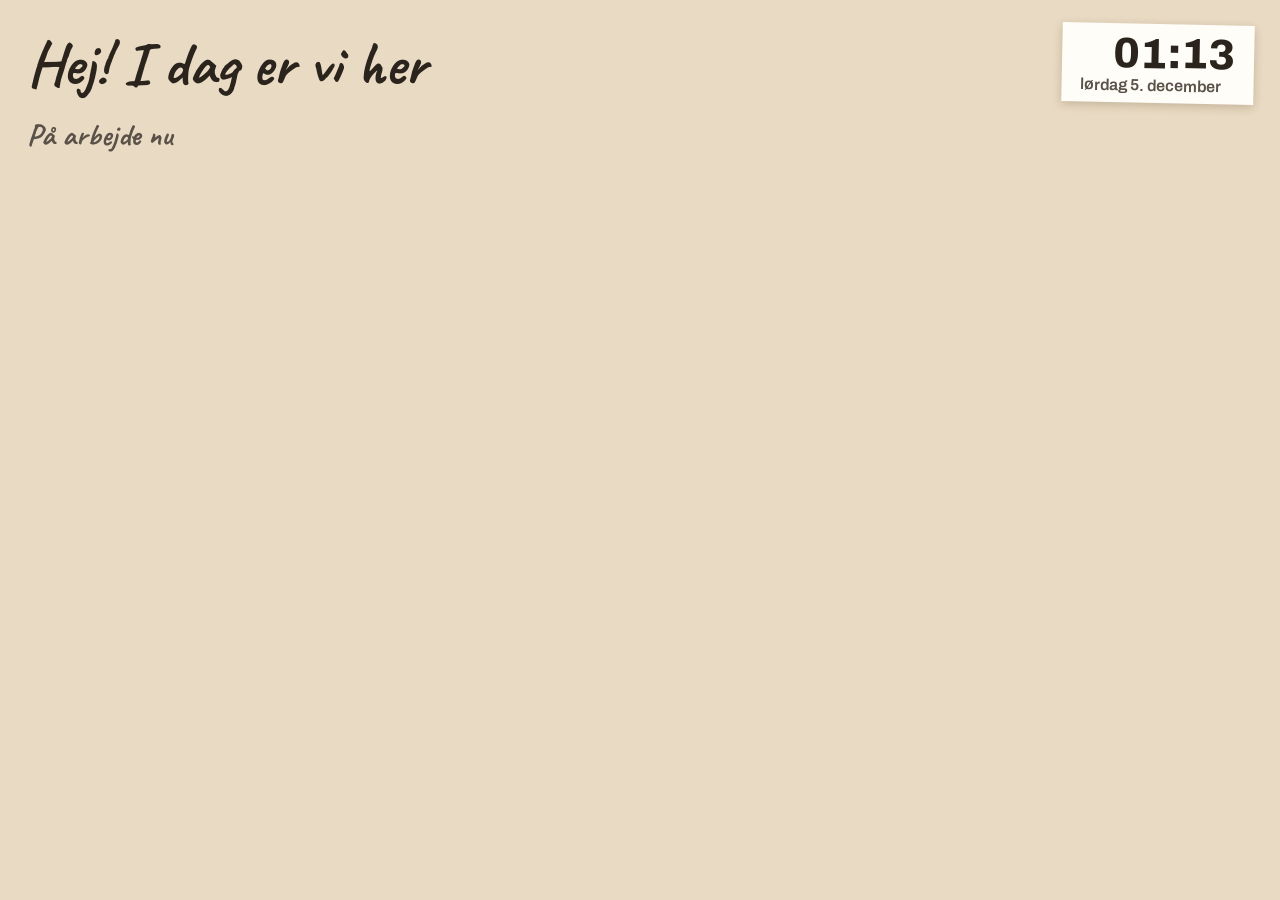
<file: personaleskaerm-v2/opslagstavle.html>
<!DOCTYPE html>
<html lang="da">
<head>
<meta charset="UTF-8">
<meta name="viewport" content="width=device-width, initial-scale=1.0">
<meta name="color-scheme" content="light only">
<title>Opslagstavlen</title>

<script src="../shared/auto-reload.js"></script>
<script src="../shared/supabase-cache.js"></script>
<link rel="preconnect" href="https://fonts.googleapis.com">
<link rel="preconnect" href="https://fonts.gstatic.com" crossorigin>
<link href="https://fonts.googleapis.com/css2?family=Archivo:wght@500;600;700;800&family=Caveat:wght@500;700&display=swap" rel="stylesheet">

<style>
  /* Alle mål er i "u" = 1/1920 af skærmbredden, så tavlen fylder tv'et
     uanset dets CSS-bredde. Skrevet som calc(54 * var(--u)) og udvidet til calc() nedenfor. */
  :root{
    color-scheme: light;
    --u: calc(100vw / 1920);
    --bg: #E9DAC3;
    --tekst: #2B241D;
    --tekst-2: #5A5148;
    --seddel: #FFFDF8;
    --gul: #F6E39A;
    --nat: #22304A;
  }

  *{ box-sizing:border-box; }

  [hidden]{ display:none !important; }

  html, body{ margin:0; padding:0; }

  body{
    font-family:'Archivo', sans-serif;
    background:var(--bg);
    color:var(--tekst);
    width:100vw;
    height:calc(1080 * var(--u));
    max-height:100vh;
    overflow:hidden;
    padding:calc(30 * var(--u)) calc(40 * var(--u)) calc(40 * var(--u));
    display:flex;
    flex-direction:column;
    gap:calc(20 * var(--u));
  }

  .haand{ font-family:'Caveat', cursive; font-weight:700; }

  /* ---- Toplinje ---- */

  #top{
    display:flex;
    justify-content:space-between;
    align-items:center;
    flex-shrink:0;
    height:calc(130 * var(--u));
  }
  #hej{ font-size:calc(92 * var(--u)); line-height:1; color:var(--tekst); }

  #tid{
    background:var(--seddel);
    padding:calc(12 * var(--u)) calc(28 * var(--u)) calc(14 * var(--u));
    transform:rotate(1.2deg);
    box-shadow:0 calc(4 * var(--u)) calc(14 * var(--u)) rgba(60,40,10,.22);
    text-align:right;
  }
  #ur{ font-size:calc(64 * var(--u)); font-weight:800; line-height:1.05; }
  #datoVejr{
    display:flex; align-items:center; justify-content:flex-end; gap:calc(10 * var(--u));
    font-size:calc(24 * var(--u)); font-weight:600; color:var(--tekst-2);
  }
  #vejrIkon svg{ width:calc(34 * var(--u)); height:calc(34 * var(--u)); display:block; }

  /* ---- Kolonner ---- */

  #kolonner{
    flex:1;
    min-height:0;
    display:grid;
    grid-template-columns:calc(1040 * var(--u)) calc(370 * var(--u)) calc(350 * var(--u));
    gap:calc(40 * var(--u));
  }
  .kol{ min-height:0; display:flex; flex-direction:column; gap:calc(22 * var(--u)); }

  .sektionsTitel{ font-size:calc(46 * var(--u)); line-height:1; color:var(--tekst-2); flex-shrink:0; }

  /* ---- Polaroids ---- */

  .polaroid{
    position:relative;
    background:var(--seddel);
    padding:calc(16 * var(--u)) calc(16 * var(--u)) calc(14 * var(--u));
    box-shadow:0 calc(6 * var(--u)) calc(18 * var(--u)) rgba(60,40,10,.25);
    display:flex; flex-direction:column; gap:calc(8 * var(--u));
    min-height:0; min-width:0;
  }
  .polaroid .foto{
    flex:1; min-height:0;
    background:#d9cdb8;
    overflow:hidden;
    display:flex; align-items:center; justify-content:center;
  }
  .polaroid .foto img{ width:100%; height:100%; object-fit:cover; display:block; }
  .polaroid .foto.plakat img{ object-fit:contain; }
  .initialer{ font-size:calc(90 * var(--u)); font-weight:800; color:#fff; }
  .polaroid .navn{ font-size:calc(54 * var(--u)); font-weight:800; line-height:1.05; white-space:nowrap; overflow:hidden; text-overflow:ellipsis; }
  .polaroid .hertil{ font-size:calc(40 * var(--u)); line-height:1; color:var(--tekst-2); }
  .nål{
    position:absolute; top:calc(-12 * var(--u)); left:50%;
    width:calc(26 * var(--u)); height:calc(26 * var(--u)); margin-left:calc(-13 * var(--u)); border-radius:50%;
    box-shadow:0 calc(3 * var(--u)) calc(5 * var(--u)) rgba(0,0,0,.35), inset calc(-3 * var(--u)) calc(-3 * var(--u)) calc(4 * var(--u)) rgba(0,0,0,.18);
    z-index:2;
  }

  /* Døgnvagt: tape i stedet for nål, seng-mærke på billedet. */
  .tape{
    position:absolute; top:calc(-16 * var(--u)); left:calc(-34 * var(--u));
    transform:rotate(-8deg);
    padding:calc(4 * var(--u)) calc(30 * var(--u)) calc(6 * var(--u));
    background:rgba(246, 227, 154, .88);
    box-shadow:0 calc(2 * var(--u)) calc(5 * var(--u)) rgba(60,40,10,.25);
    font-size:calc(38 * var(--u)); line-height:1.1; color:var(--tekst);
    z-index:3;
  }
  .sengMærke{
    position:absolute; top:calc(28 * var(--u)); right:calc(28 * var(--u));
    width:calc(72 * var(--u)); height:calc(72 * var(--u)); border-radius:50%;
    background:var(--nat);
    box-shadow:0 calc(3 * var(--u)) calc(8 * var(--u)) rgba(20,25,40,.45);
    display:flex; align-items:center; justify-content:center;
    z-index:2;
  }
  .sengMærke svg{ width:calc(42 * var(--u)); height:calc(42 * var(--u)); display:block; }
  .polaroid .hertilLille{ font-size:calc(24 * var(--u)); font-weight:600; color:var(--tekst-2); line-height:1.1; }
  #gulv.tæt .polaroid .hertilLille{ font-size:calc(20 * var(--u)); }

  #gulv{ flex:1; min-height:0; display:grid; gap:calc(34 * var(--u)) calc(40 * var(--u)); padding-top:calc(14 * var(--u)); }
  #gulv .polaroid .navn{ font-size:calc(54 * var(--u)); }
  #gulv.tæt{ gap:calc(30 * var(--u)) calc(28 * var(--u)); }
  #gulv.tæt .polaroid .navn{ font-size:calc(44 * var(--u)); }
  #gulv.tæt .polaroid .hertil{ font-size:calc(34 * var(--u)); }

  .tom{
    grid-column:1 / -1;
    align-self:start;
    background:var(--seddel);
    padding:calc(30 * var(--u)) calc(36 * var(--u));
    font-size:calc(40 * var(--u)); font-weight:600; color:var(--tekst-2);
    box-shadow:0 calc(4 * var(--u)) calc(14 * var(--u)) rgba(60,40,10,.2);
    transform:rotate(-0.8deg);
  }

  /* ---- Også her i dag ---- */

  #også{
    flex-shrink:0;
    background:var(--seddel);
    padding:calc(18 * var(--u)) calc(26 * var(--u)) calc(20 * var(--u));
    box-shadow:0 calc(5 * var(--u)) calc(16 * var(--u)) rgba(60,40,10,.22);
    transform:rotate(-0.6deg);
  }
  #også .titel{ font-size:calc(40 * var(--u)); color:var(--tekst-2); line-height:1; margin-bottom:calc(12 * var(--u)); }
  #opdelRække{ display:flex; flex-direction:column; gap:calc(14 * var(--u)); }
  .funk{ display:flex; align-items:center; gap:calc(14 * var(--u)); }
  .funk .lille{
    width:calc(64 * var(--u)); height:calc(64 * var(--u)); border-radius:50%; background:#c9bca5; overflow:hidden;
    display:flex; align-items:center; justify-content:center; flex-shrink:0;
  }
  .funk .lille img{ width:100%; height:100%; object-fit:cover; display:block; }
  .funk .lille .initialer{ font-size:calc(26 * var(--u)); }
  .funk .navn{ font-size:calc(30 * var(--u)); font-weight:700; line-height:1.1; }
  .funk .rolle{ font-family:'Caveat', cursive; font-weight:700; font-size:calc(32 * var(--u)); line-height:1; color:var(--tekst-2); }
  #også .funk .lille{ width:calc(72 * var(--u)); height:calc(72 * var(--u)); }
  #også .funk .navn{ font-size:calc(34 * var(--u)); font-weight:800; }
  .funk .kommerKl{ font-size:calc(28 * var(--u)); color:var(--tekst); font-weight:500; }
  #midt{ overflow:hidden; }

  /* ---- Kommer efter mødet (mødedage) ----
     En lav strimmel under polaroids i venstre kolonne. Midterkolonnen er
     fyldt på mødedage (nat + også her), så boksen må ikke stå dér: den
     ville presse Nat-kortet sammen. Kun navne og små billeder. */

  #kommer{
    flex-shrink:0;
    display:flex; align-items:center; gap:calc(30 * var(--u));
    background:var(--seddel);
    padding:calc(12 * var(--u)) calc(26 * var(--u)) calc(14 * var(--u));
    box-shadow:0 calc(5 * var(--u)) calc(16 * var(--u)) rgba(60,40,10,.22);
    transform:rotate(-0.5deg);
  }
  #kommer .titel{ font-size:calc(46 * var(--u)); color:var(--tekst-2); line-height:1; white-space:nowrap; flex-shrink:0; }
  #kommerListe{ flex:1; min-width:0; display:flex; flex-wrap:wrap; gap:calc(8 * var(--u)) calc(34 * var(--u)); }
  #kommer .funk .lille{ width:calc(56 * var(--u)); height:calc(56 * var(--u)); }
  #kommer .funk .lille .initialer{ font-size:calc(22 * var(--u)); }
  #kommer .funk .navn{ font-size:calc(32 * var(--u)); }

  /* ---- I nat ---- */

  #nat{
    background:var(--nat);
    color:#F3EDE0;
    padding:calc(22 * var(--u)) calc(24 * var(--u)) calc(26 * var(--u));
    box-shadow:0 calc(6 * var(--u)) calc(18 * var(--u)) rgba(20,25,40,.4);
    transform:rotate(1deg);
    display:flex; flex-direction:column; gap:calc(14 * var(--u));
    min-height:0;
  }
  #nat .hoved{ display:flex; align-items:center; gap:calc(12 * var(--u)); }
  #nat .hoved svg{ width:calc(46 * var(--u)); height:calc(46 * var(--u)); flex-shrink:0; }
  #nat .hoved .haand{ font-size:calc(60 * var(--u)); line-height:1; }
  .natPerson{ display:flex; flex-direction:column; gap:calc(10 * var(--u)); min-height:0; flex-shrink:1; }
  .natPerson .navn, .natPerson .vagt{ flex-shrink:0; }
  .natPerson .foto{
    width:100%; height:calc(250 * var(--u)); min-height:calc(90 * var(--u)); flex-shrink:1;
    background:#3a4a68; overflow:hidden;
    display:flex; align-items:center; justify-content:center;
  }
  #natListe{ min-height:0; display:flex; flex-direction:column; gap:calc(18 * var(--u)); }
  .natPerson .tekster{ flex-shrink:0; min-width:0; }
  /* Flere nattevagte: billede ved siden af navn og tid, så alle kan ses. */
  #natListe.flere .natPerson{ flex-direction:row; align-items:center; gap:calc(16 * var(--u)); }
  #natListe.flere .natPerson .foto{ width:calc(130 * var(--u)); height:calc(130 * var(--u)); min-height:0; flex-shrink:0; }
  #natListe.flere .natPerson .navn{ font-size:calc(38 * var(--u)); }
  .natPerson .foto img{ width:100%; height:100%; object-fit:cover; display:block; }
  .natPerson .navn{ font-size:calc(42 * var(--u)); font-weight:800; line-height:1.05; }
  .natPerson .vagt{ font-size:calc(28 * var(--u)); font-weight:500; color:#C9D2E4; }

  /* ---- Aktivitet ---- */

  #aktivitet{ flex:1; min-height:calc(140 * var(--u)); transform:rotate(-1.3deg); }
  #aktivitet .tidspunkt{ font-size:calc(46 * var(--u)); line-height:1; color:var(--tekst-2); }
  #aktivitet .navn{ font-size:calc(36 * var(--u)); line-height:1.1; white-space:normal; }
  #aktivitet .sted{ font-size:calc(22 * var(--u)); color:var(--tekst-2); font-weight:500; }

  /* ---- Mad ---- */

  #mad{
    flex-shrink:0;
    background:var(--gul);
    padding:calc(18 * var(--u)) calc(22 * var(--u)) calc(18 * var(--u));
    box-shadow:0 calc(6 * var(--u)) calc(18 * var(--u)) rgba(60,40,10,.25);
    transform:rotate(0.9deg);
  }
  #mad .titel{ font-size:calc(52 * var(--u)); line-height:1; }
  #madRet{ font-size:calc(36 * var(--u)); font-weight:800; line-height:1.1; margin:calc(6 * var(--u)) 0 calc(12 * var(--u)); overflow-wrap:anywhere; }
  #madUge{ border-top:calc(2 * var(--u)) solid rgba(43,36,29,.25); padding-top:calc(8 * var(--u)); display:flex; flex-direction:column; gap:calc(2 * var(--u)); }
  .ugeRække{ display:flex; gap:calc(8 * var(--u)); font-size:calc(20 * var(--u)); line-height:1.2; padding:calc(2 * var(--u)) calc(6 * var(--u)); border-radius:calc(6 * var(--u)); }
  .ugeRække .dag{ font-weight:700; flex-shrink:0; width:calc(84 * var(--u)); }
  .ugeRække .ret{ font-weight:500; overflow:hidden; text-overflow:ellipsis; white-space:nowrap; }
  .ugeRække.idag{ background:rgba(43,36,29,.14); font-weight:800; }
  .ugeRække.idag .ret{ font-weight:800; }
</style>
</head>
<body>

<script>
  const SUPABASE_URL = 'https://lumxvqhlmokspqnazhso.supabase.co';
  const SUPABASE_KEY = 'eyJhbGciOiJIUzI1NiIsInR5cCI6IkpXVCJ9.eyJpc3MiOiJzdXBhYmFzZSIsInJlZiI6Imx1bXh2cWhsbW9rc3BxbmF6aHNvIiwicm9sZSI6ImFub24iLCJpYXQiOjE3ODQwMzc3NTMsImV4cCI6MjA5OTYxMzc1M30.WvVrbqZWaY1V-6sC4XwoYDOciBULeCxcnxvB7TlAMno';
</script>
<script src="supabase-js.min.js"></script>
<script src="../shared/moededag.js"></script>

<div id="top">
  <div id="hej" class="haand">Hej! I dag er vi her</div>
  <div id="tid">
    <div id="ur">--:--</div>
    <div id="datoVejr"><span id="dato"></span><span id="vejrIkon"></span><span id="vejrTekst"></span></div>
  </div>
</div>

<div id="kolonner">
  <div class="kol" id="venstre">
    <div class="sektionsTitel haand" id="gulvTitel">På arbejde nu</div>
    <div id="gulv"></div>
    <div id="kommer" hidden>
      <div class="titel haand">Kommer efter mødet</div>
      <div id="kommerListe"></div>
    </div>
  </div>

  <div class="kol" id="midt">
    <div id="nat" hidden>
      <div class="hoved"><span id="natIkon"></span><span class="haand">I nat</span></div>
      <div id="natListe"></div>
    </div>
    <div id="også" hidden>
      <div class="titel haand" id="alsoTitel">Også her i dag</div>
      <div id="opdelRække"></div>
    </div>
  </div>

  <div class="kol" id="højre">
    <div class="polaroid" id="aktivitet" hidden>
      <div class="nål" style="background:#2f7d8f"></div>
      <div class="foto" id="aktivitetFoto"></div>
      <div class="tidspunkt haand" id="aktivitetTid"></div>
      <div class="navn" id="aktivitetNavn"></div>
      <div class="sted" id="aktivitetSted"></div>
    </div>
    <div id="mad" hidden>
      <div class="titel haand">Mad i dag</div>
      <div id="madRet">–</div>
      <div id="madUge"></div>
    </div>
  </div>
</div>

<script>

// ==================================================================
// OPSLAGSTAVLEN — nyt design til beboerskærmen. Det gamle design ligger
// uændret i index.html. Samme datakilder og samme regler for hvem der
// vises som dér (se flettVagter), kun præsentationen er ny.
// ==================================================================

// Hvor længe et svar fra Supabase genbruges, før der hentes igen. Skærmen
// gentegner stadig hvert minut (fra cachen), så tidsskift sker til tiden.
// Se ../shared/supabase-cache.js for hvorfor.
const DATA_CACHE_MS = 5 * 60 * 1000;   // vagter, madplan, aktiviteter, billeder
const SKJUL_CACHE_MS = 2 * 60 * 1000;  // "skjul fra skærmen" skal slå hurtigere igennem

let sb = null;
try {
  sb = window.supabase.createClient(SUPABASE_URL, SUPABASE_KEY);
} catch (e) {
  console.error('Kunne ikke oprette Supabase-klient:', e);
}

// Al tekst fra data sættes med textContent, så den aldrig tolkes som HTML.
function el(tag, klasse, tekst){
  const e = document.createElement(tag);
  if(klasse) e.className = klasse;
  if(tekst != null) e.textContent = tekst;
  return e;
}

function tomme(node){
  while(node.firstChild) node.removeChild(node.firstChild);
}

const UGEDAGE = ['Søndag','Mandag','Tirsdag','Onsdag','Torsdag','Fredag','Lørdag'];
const MÅNEDER = ['januar','februar','marts','april','maj','juni','juli','august','september','oktober','november','december'];
const DAGE_KORT = ['søn','man','tirs','ons','tors','fre','lør'];

// ==================================================================
// SKIFT GAMMEL/NY — se også koden i index.html. Parameteren ?design=ny
// eller ?design=gammel vinder; ellers afgør rækken 'opslagstavle' i
// skaerm_indstillinger (aktiv = nyt design). Kan indstillingen ikke
// læses, bliver siden hvor den er.
// ==================================================================

const DESIGN_PARAM = new URLSearchParams(window.location.search).get('design');

let beboerskaermAktiv = {
  niveau1: true, niveau2: true, niveau3: true,
  aftensmad: true, aktivitet: true, madplan: true, vejr: true
};

async function hentIndstillinger(){
  if(!sb) return;
  const { data, error } = await sb
    .from('skaerm_indstillinger')
    .select('noegle, aktiv')
    .eq('skaerm', 'beboerskaerm');
  if(error){ console.error('Fejl skaerm_indstillinger:', error); return; }
  if(!data) return;

  let nytValgt = false;
  data.forEach(r => {
    if(r.noegle === 'opslagstavle'){ nytValgt = r.aktiv === true; return; }
    beboerskaermAktiv[r.noegle] = r.aktiv;
  });

  if(DESIGN_PARAM === 'gammel' || (DESIGN_PARAM !== 'ny' && !nytValgt)){
    window.location.replace('index.html' + window.location.search);
    return;
  }
  anvendIndstillinger();
}

// Gentegn kun når indstillingerne faktisk har ændret sig. Før kaldte denne
// hentAlt() hvert minut OVENI setInterval(hentAlt) — så alt blev hentet
// to gange i minuttet.
let sidsteIndstillinger = null;
function anvendIndstillinger(){
  const nye = JSON.stringify(beboerskaermAktiv);
  if(nye === sidsteIndstillinger) return;
  sidsteIndstillinger = nye;
  hentAlt();
}

// ==================================================================
// TID OG DATO
// ==================================================================

function datoISO(d){
  return d.getFullYear() + '-' + String(d.getMonth()+1).padStart(2,'0') + '-' + String(d.getDate()).padStart(2,'0');
}

// ?testdato=YYYY-MM-DD erstatter dagens dato til plakater og aktivitet (test).
function dagensDato(){
  const m = /^(\d{4})-(\d{2})-(\d{2})$/.exec(new URLSearchParams(location.search).get('testdato') || '');
  return m ? new Date(Number(m[1]), Number(m[2]) - 1, Number(m[3])) : new Date();
}

function hhmm(iso){
  const d = new Date(iso);
  return String(d.getHours()).padStart(2,'0') + ':' + String(d.getMinutes()).padStart(2,'0');
}

// Kl. 19:30–00:00 forbereder skærmen morgendagen. Kun personalet følger
// dette skift; mad og aktivitet skifter først ved midnat.
function erForberedelse(nu){
  return nu.getHours() > 19 || (nu.getHours() === 19 && nu.getMinutes() >= 30);
}

// Skiftetidspunktet på en mødedag (ms), eller null. Sættes af hentPersonale().
// Uret tjekker hvert sekund (browserens lokale tid), så boksen skifter til
// polaroids præcis til tiden i stedet for først ved næste minuts-hentning.
let mødeSkifteMs = null;
let mødeEfterSkifte = null;

function opdaterUr(){
  const nu = new Date();
  if(mødeSkifteMs !== null && (nu.getTime() >= mødeSkifteMs) !== mødeEfterSkifte){
    mødeEfterSkifte = nu.getTime() >= mødeSkifteMs;
    hentPersonale();
  }
  document.getElementById('ur').textContent =
    String(nu.getHours()).padStart(2,'0') + ':' + String(nu.getMinutes()).padStart(2,'0');
  document.getElementById('dato').textContent =
    UGEDAGE[nu.getDay()].toLowerCase() + ' ' + nu.getDate() + '. ' + MÅNEDER[nu.getMonth()];
}

// ==================================================================
// IKONER (enkle SVG-streger, faste tekster — ingen data i strengene)
// ==================================================================

function svgIkon(indhold, farve){
  const ns = 'http://www.w3.org/2000/svg';
  const s = document.createElementNS(ns, 'svg');
  s.setAttribute('viewBox', '0 0 24 24');
  s.setAttribute('fill', 'none');
  s.setAttribute('stroke', farve);
  s.setAttribute('stroke-width', '1.7');
  s.setAttribute('stroke-linecap', 'round');
  s.setAttribute('stroke-linejoin', 'round');
  indhold.forEach(function(d){
    const p = document.createElementNS(ns, 'path');
    p.setAttribute('d', d);
    s.appendChild(p);
  });
  return s;
}

const IKON = {
  seng: ['M3 6v13', 'M3 15h18v4', 'M21 19v-6a3 3 0 0 0-3-3h-7v5', 'M7.5 11.2a1.7 1.7 0 1 0 0.01 0'],
  måne: ['M20 14.5A8.5 8.5 0 1 1 9.5 4a6.7 6.7 0 0 0 10.5 10.5z'],
  sol: ['M12 8a4 4 0 1 0 0 8 4 4 0 0 0 0-8z', 'M12 2v2.5', 'M12 19.5V22', 'M2 12h2.5', 'M19.5 12H22', 'M4.9 4.9l1.8 1.8', 'M17.3 17.3l1.8 1.8', 'M4.9 19.1l1.8-1.8', 'M17.3 6.7l1.8-1.8'],
  sky: ['M7 18a4 4 0 0 1-.6-7.95A5.5 5.5 0 0 1 17 9a4.5 4.5 0 0 1 .5 9H7z'],
  regn: ['M7 14a4 4 0 0 1-.6-7.95A5.5 5.5 0 0 1 17 5a4.5 4.5 0 0 1 .5 9H7z', 'M8 17l-1 3', 'M12 17l-1 3', 'M16 17l-1 3'],
  sne: ['M12 3v18', 'M4.2 7.5l15.6 9', 'M4.2 16.5l15.6-9'],
  tåge: ['M4 9h16', 'M3 13h18', 'M6 17h12'],
  torden: ['M7 14a4 4 0 0 1-.6-7.95A5.5 5.5 0 0 1 17 5a4.5 4.5 0 0 1 .5 9H7z', 'M12 13l-2.5 4.5H13L11 22']
};

function vejrIkonFraKode(kode){
  if(kode === 0 || kode === 1) return 'sol';
  if(kode === 2 || kode === 3) return 'sky';
  if(kode === 45 || kode === 48) return 'tåge';
  if((kode >= 71 && kode <= 77) || kode === 85 || kode === 86) return 'sne';
  if(kode >= 95) return 'torden';
  return 'regn';
}

const VEJR_TEKST = {
  sol: 'Klart', sky: 'Skyet', tåge: 'Tåge', sne: 'Sne', torden: 'Tordenvejr', regn: 'Regn'
};

async function hentVejr(){
  const boks = document.getElementById('datoVejr');
  if(!beboerskaermAktiv.vejr){
    document.getElementById('vejrIkon').style.display = 'none';
    document.getElementById('vejrTekst').style.display = 'none';
    return;
  }
  document.getElementById('vejrIkon').style.display = '';
  document.getElementById('vejrTekst').style.display = '';
  try {
    const res = await fetch('https://api.open-meteo.com/v1/forecast?latitude=55.28&longitude=10.46&current=temperature_2m,weather_code&timezone=Europe/Copenhagen&forecast_days=1');
    const data = await res.json();
    const temp = Math.round(data.current.temperature_2m);
    const ikon = vejrIkonFraKode(data.current.weather_code);
    const ikonBoks = document.getElementById('vejrIkon');
    tomme(ikonBoks);
    ikonBoks.appendChild(svgIkon(IKON[ikon], '#5A5148'));
    document.getElementById('vejrTekst').textContent = temp + '° · ' + VEJR_TEKST[ikon];
  } catch(e){
    console.error('Fejl vejr:', e);
  }
}

// ==================================================================
// VAGTER — samme regler som index.html (hentPersonale/flettVagter).
// ==================================================================

function visningsRolle(raaRolle, tag){
  if(tag === 'Admin') return 'Kontor';
  const tabel = {
    'Daglig leder': 'Leder',
    'Køkkenpersonale': 'Køkken',
    'Pedel': 'Pedel',
    'Vågen nattevagt': 'Nattevagt',
    'Socialfaglig medarbejder': 'Medarbejder',
    'SSA': 'Medicinvagt',
    'Rådighedsvagt': 'Døgnvagt'
  };
  return tabel[raaRolle] || raaRolle;
}

// Samler de rå rækker til ÉN vagt pr. person og rolle (Workfeeds midnats-
// split flettes sammen) og giver hver vagt sin visningsrolle. Hvem der vises
// hvornår afgøres i hentPersonale().
function flettVagter(rækker){
  const erNatvagt = r => {
    const s = new Date(r.start);
    const e = new Date(r.slut);
    return s.getHours() >= 20 && e.getDate() !== s.getDate();
  };

  const rå = new Map();
  rækker.forEach(r => {
    const nøgle = r.navn + '|' + r.rolle;
    if(!rå.has(nøgle)) rå.set(nøgle, []);
    rå.get(nøgle).push(r);
  });

  const vagter = [];
  rå.forEach(liste => {
    liste.sort((a, b) => new Date(a.start) - new Date(b.start));
    const flettet = [];
    liste.forEach(r => {
      const sidste = flettet[flettet.length - 1];
      if(sidste && Math.abs(new Date(r.start) - new Date(sidste.slut)) <= 60000){
        if(new Date(r.slut) > new Date(sidste.slut)) sidste.slut = r.slut;
        if(r.tag === 'Admin' || (!sidste.tag && r.tag)) sidste.tag = r.tag;
      } else {
        flettet.push({ ...r });
      }
    });
    flettet.forEach(v => {
      let rolle = visningsRolle(v.rolle, v.tag);
      if(rolle === 'Medarbejder' && erNatvagt(v)) rolle = 'Nattevagt';
      vagter.push({ ...v, rolle });
    });
  });
  return vagter;
}

// En person kan have flere vagter i hentningen; kun den tidligste pr.
// person og rolle vises som forhåndsvisning.
function énPrPerson(vagter){
  const set = new Map();
  vagter.slice().sort((a, b) => new Date(a.start) - new Date(b.start)).forEach(v => {
    const nøgle = v.navn + '|' + v.rolle;
    if(!set.has(nøgle)) set.set(nøgle, v);
  });
  return Array.from(set.values());
}

async function hentSkjulninger(){
  try {
    // Udløbne skjulninger frasorteres alligevel i findSkjulning(), så et
    // par minutter gammelt svar er fint.
    const { data, error } = await cachetHent('skjult_personale', SKJUL_CACHE_MS, () =>
      sb.from('skjult_personale').select('navn,dag,udloeber').gt('udloeber', new Date().toISOString()));
    if(error){ console.error('Fejl skjult_personale (viser alle):', error); return []; }
    return data || [];
  } catch (e) {
    console.error('Fejl skjult_personale (viser alle):', e);
    return [];
  }
}

// Rettelser fra appens Admin → Mødedag (moededag_rettelser). Hentes højst
// hvert 45. sekund, så en rettelse slår igennem ved næste minuts-polling.
// Fail-safe: kan tabellen ikke læses, bruges kun Vikar-tagget.
const RETTELSE_CACHE_MS = 45 * 1000;
async function hentMoedeRettelser(dage){
  try {
    const { data, error } = await cachetHent('moededag|' + dage.join(','), RETTELSE_CACHE_MS, () =>
      sb.from('moededag_rettelser').select('dato,navn,bunke').in('dato', dage));
    if(error){ console.error('Fejl moededag_rettelser (bruger Vikar-tag):', error); return []; }
    return data || [];
  } catch (e) {
    console.error('Fejl moededag_rettelser (bruger Vikar-tag):', e);
    return [];
  }
}

function skStartAfDag(iso){
  const d = iso.split('-');
  return new Date(Number(d[0]), Number(d[1]) - 1, Number(d[2]));
}

// Samme regel som i index.html og mollebakken-app-v2.
function findSkjulning(skjulninger, navn, visteDagISO, nu){
  const visteStart = skStartAfDag(visteDagISO);
  const dagenFør = new Date(visteStart);
  dagenFør.setDate(dagenFør.getDate() - 1);
  const dagenFørISO = datoISO(dagenFør);
  return skjulninger.find(s => {
    if(s.navn !== navn) return false;
    if(new Date(s.udloeber) <= nu) return false;
    if(s.dag === visteDagISO) return true;
    return s.dag === dagenFørISO && nu >= visteStart;
  }) || null;
}

function renspNavn(navn){
  return (navn || '').replace(/^(?:(?:Pedel|Vikar|Nat)[:\s]+)+/i, '').trim();
}

function fornavn(navn){
  const renset = renspNavn(navn);
  return renset.split(' ')[0] || renset;
}

function initialer(navn){
  const dele = renspNavn(navn).split(/\s+/).filter(Boolean);
  if(dele.length === 0) return '';
  if(dele.length === 1) return dele[0].charAt(0).toUpperCase();
  return (dele[0].charAt(0) + dele[dele.length - 1].charAt(0)).toUpperCase();
}

// Fylder en boks med billedet, eller personens initialer hvis der intet er
// (eller billedet ikke kan hentes).
function sætPortræt(boks, navn, url){
  tomme(boks);
  const fallback = function(){
    tomme(boks);
    boks.appendChild(el('span', 'initialer', initialer(navn)));
  };
  if(!url){ fallback(); return; }
  const img = document.createElement('img');
  img.alt = '';
  img.onerror = fallback;
  img.src = url;
  boks.appendChild(img);
}

const NÅL_FARVER = ['#c8453b', '#2f7d8f', '#d89b2b', '#5b8a3c', '#7a4fa0', '#d9703a'];
const DREJNING = [-1.6, 1.2, -0.8, 1.9, -1.2, 0.9, -1.9, 1.5];

// "" når vagten slutter i dag, "i morgen " dagen efter, ellers ugedagen
// ("tirsdag "), så "her til kl. 09:15" aldrig læses som i dag.
function slutDagTekst(slut, visImorgen){
  const nu = new Date();
  const idag = new Date(nu.getFullYear(), nu.getMonth(), nu.getDate() + (visImorgen ? 1 : 0));
  const s = new Date(slut);
  const slutDag = new Date(s.getFullYear(), s.getMonth(), s.getDate());
  const diff = Math.round((slutDag - idag) / 86400000);
  if(diff <= 0) return '';
  if(diff === 1 && !visImorgen) return 'i morgen ';
  return UGEDAGE[s.getDay()].toLowerCase() + ' ';
}

function tegnGulv(personer, visImorgen){
  const container = document.getElementById('gulv');
  tomme(container);

  document.getElementById('gulvTitel').textContent = visImorgen ? 'Kommer i morgen' : 'På arbejde nu';

  if(personer.length === 0){
    container.style.gridTemplateColumns = '1fr';
    container.appendChild(el('div', 'tom', visImorgen ? 'Ingen dagvagt i morgen' : 'Ingen på arbejde lige nu'));
    return;
  }

  // Op til 3 pr. række i fast bredde (ca. 320 px); flere end 6 går til
  // 4 smallere kolonner. Rækkerne deler højden, så få personer = høje billeder.
  const kolonner = personer.length > 6 ? 4 : 3;
  const rækker = Math.ceil(personer.length / kolonner);
  container.className = personer.length > 6 ? 'tæt' : '';
  container.style.gridTemplateColumns = kolonner === 3
    ? 'repeat(3, calc(320 * var(--u)))'
    : 'repeat(4, 1fr)';
  container.style.gridTemplateRows = 'repeat(' + rækker + ', minmax(0, 1fr))';

  // Døgnvagter (visningsrolle "Døgnvagt", rå Workfeed-rolle "Rådighedsvagt")
  // står altid først; ellers uændret rækkefølge.
  const sorteret = personer.filter(p => p.rolle === 'Døgnvagt')
    .concat(personer.filter(p => p.rolle !== 'Døgnvagt'));

  sorteret.forEach(function(p, i){
    const erDøgn = p.rolle === 'Døgnvagt';
    const kort = el('div', 'polaroid' + (erDøgn ? ' døgn' : ''));
    kort.style.transform = 'rotate(' + DREJNING[i % DREJNING.length] + 'deg)';

    if(erDøgn){
      // Malertape i stedet for nålen.
      kort.appendChild(el('div', 'tape haand', 'Døgnvagt'));
    } else {
      const nål = el('div', 'nål');
      nål.style.background = NÅL_FARVER[i % NÅL_FARVER.length];
      kort.appendChild(nål);
    }

    const foto = el('div', 'foto');
    sætPortræt(foto, p.navn, p.billede);
    kort.appendChild(foto);

    if(erDøgn){
      const seng = el('div', 'sengMærke');
      seng.appendChild(svgIkon(IKON.seng, '#FFFDF8'));
      kort.appendChild(seng);
    }

    kort.appendChild(el('div', 'navn', fornavn(p.navn)));

    if(erDøgn){
      // En døgnvagt der startede før i dag og nu er efter kl. 6 er ved at
      // slutte: natten er forbi.
      const nuTid = new Date();
      const dagensStart = new Date(nuTid); dagensStart.setHours(0, 0, 0, 0);
      const natenForbi = new Date(p.start) < dagensStart && nuTid.getHours() >= 6;
      const sovTekst = visImorgen ? 'sover her i morgen nat'
        : (natenForbi ? 'sov her i nat' : 'sover her i nat');
      kort.appendChild(el('div', 'hertil haand', sovTekst));
      kort.appendChild(el('div', 'hertilLille', 'til ' + slutDagTekst(p.slut, visImorgen) + 'kl. ' + hhmm(p.slut)));
    } else {
      kort.appendChild(el('div', 'hertil haand', 'her til ' + slutDagTekst(p.slut, visImorgen) + 'kl. ' + hhmm(p.slut)));
    }

    container.appendChild(kort);
  });

  tilpasNavne(container);
}

// Lange fornavne (fx Christoffer) krymper til de passer på polaroiden.
function tilpasNavne(container){
  container.querySelectorAll('.navn').forEach(function(n){
    n.style.fontSize = '';
    let størrelse = parseFloat(getComputedStyle(n).fontSize);
    while(n.scrollWidth > n.clientWidth && størrelse > 20){
      størrelse -= 2;
      n.style.fontSize = størrelse + 'px';
    }
  });
}

function tegnFunktioner(personer, visImorgen){
  const boks = document.getElementById('også');
  const række = document.getElementById('opdelRække');
  tomme(række);
  if(personer.length === 0 || !beboerskaermAktiv.niveau2){
    boks.hidden = true;
    return;
  }
  boks.hidden = false;
  document.getElementById('alsoTitel').textContent = visImorgen ? 'Også her i morgen' : 'Også her i dag';
  personer.forEach(function(p){
    const funk = el('div', 'funk');
    const lille = el('div', 'lille');
    sætPortræt(lille, p.navn, p.billede);
    funk.appendChild(lille);
    const tekster = el('div');
    tekster.appendChild(el('div', 'navn', fornavn(p.navn)));
    tekster.appendChild(el('div', 'rolle', p.rolle));
    if(visImorgen) tekster.appendChild(el('div', 'rolle kommerKl', 'kommer kl. ' + hhmm(p.start)));
    funk.appendChild(tekster);
    række.appendChild(funk);
  });
}

function tegnNat(nattevagt){
  const boks = document.getElementById('nat');
  const liste = document.getElementById('natListe');
  tomme(liste);
  if(nattevagt.length === 0 || !beboerskaermAktiv.niveau3){
    boks.hidden = true;
    return;
  }
  boks.hidden = false;
  const ikon = document.getElementById('natIkon');
  if(!ikon.firstChild) ikon.appendChild(svgIkon(IKON.måne, '#F3EDE0'));

  liste.className = nattevagt.length > 1 ? 'flere' : '';
  nattevagt.forEach(function(p){
    const person = el('div', 'natPerson');
    const foto = el('div', 'foto');
    sætPortræt(foto, p.navn, p.billede);
    person.appendChild(foto);
    const tekster = el('div', 'tekster');
    tekster.appendChild(el('div', 'navn', fornavn(p.navn)));
    tekster.appendChild(el('div', 'vagt', hhmm(p.start) + '–' + hhmm(p.slut)));
    person.appendChild(tekster);
    liste.appendChild(person);
  });
}

function nyDag(nu, plus){
  const d = new Date(nu);
  d.setDate(d.getDate() + plus);
  return d;
}

async function hentPersonale(){
  if(!sb) return;

  const nu = new Date();
  const forbered = erForberedelse(nu);
  const iDagISO = datoISO(nu);
  const iMorgenISO = datoISO(nyDag(nu, 1));

  document.getElementById('hej').textContent = forbered ? 'Hej! I morgen er vi her' : 'Hej! I dag er vi her';

  // En vagt har samme dag som da den startede, også efter midnat, så
  // gårsdagens nat- og døgnvagter hentes med.
  const dage = [datoISO(nyDag(nu, -1)), iDagISO, iMorgenISO];
  const [vagterRes, skjulninger, rettelser] = await Promise.all([
    cachetHent('vagter|' + dage.join(','), DATA_CACHE_MS, () =>
      sb.from('personaleskaerm_vagter').select('*').in('dag', dage).order('start')),
    hentSkjulninger(),
    hentMoedeRettelser([iDagISO, iMorgenISO])
  ]);
  const { data, error } = vagterRes;
  if(error){ console.error('Fejl personale:', error); return; }

  const alle = flettVagter(data || []);
  const erGulv = p => p.rolle === 'Medarbejder' || p.rolle === 'Døgnvagt';
  const erNat = p => p.rolle === 'Nattevagt';
  const vistFor = (dagISO) => (p => !findSkjulning(skjulninger, p.navn, dagISO, nu));

  // Mødedage (se ../shared/moededag.js): vikarer står på gulvet mens det
  // faste personale er til møde. "skjul" vises slet ikke, "kommer" står i
  // boksen "Kommer efter mødet" indtil skiftetidspunktet. Gemte rettelser fra
  // appen vinder over Vikar-tagget. Alle andre dage: null, ingen ændringer.
  const mødeDagISO = forbered ? iMorgenISO : iDagISO;
  const møde = MoedeDag.find(alle, mødeDagISO, rettelser.filter(r => r.dato === mødeDagISO));
  const mødeKlasse = p => møde ? møde.klasse(p) : 'normal';
  const førSkifte = møde !== null && nu.getTime() < møde.skifteMs;
  mødeSkifteMs = møde ? møde.skifteMs : null;
  mødeEfterSkifte = møde ? !førSkifte : null;

  let gulv, funktioner, nat;
  let kommer = [];
  if(forbered){
    // 19:30–00:00: de der er på arbejde nu forsvinder. Kun morgendagens
    // personale på gulvet vises; I nat-kortet viser aftenens nattevagt.
    // Mødedag: "skjul" og "kommer" fjernes før énPrPerson, så en senere
    // vagt samme dag ikke tabes.
    // Døgnvagt, nattevagt og andre funktioner påvirkes kun hvis brugeren selv
    // har flyttet dem i appen (automatisk er de altid "normal").
    const morgen = alle.filter(p => !erNat(p) && p.dag === iMorgenISO);
    const synlig = p => mødeKlasse(p) !== 'skjul' && mødeKlasse(p) !== 'kommer';
    gulv = énPrPerson(morgen.filter(p => erGulv(p) && synlig(p))).filter(vistFor(iMorgenISO));
    kommer = énPrPerson(morgen.filter(p => mødeKlasse(p) === 'kommer')).filter(vistFor(iMorgenISO));
    // Andre funktioner (leder, køkken, pedel osv.) der starter i morgen.
    funktioner = énPrPerson(morgen.filter(p => !erGulv(p) && synlig(p))).filter(vistFor(iMorgenISO));
  } else {
    // Resten af døgnet (00:00–19:30): kun dem der er på arbejde lige nu.
    // Folk dukker op når deres vagt starter og forsvinder når den slutter.
    const påArbejde = alle.filter(p => new Date(p.start) <= nu && nu < new Date(p.slut)).filter(vistFor(iDagISO));
    const synlig = p => mødeKlasse(p) !== 'skjul' && !(mødeKlasse(p) === 'kommer' && førSkifte);
    gulv = påArbejde.filter(p => erGulv(p) && synlig(p));
    funktioner = påArbejde.filter(p => !erGulv(p) && !erNat(p) && synlig(p));
    // Efter skiftetidspunktet er boksen væk og de er almindelige polaroids.
    if(førSkifte) kommer = påArbejde.filter(p => !erNat(p) && mødeKlasse(p) === 'kommer');
  }

  // "I nat" står hele døgnet og skifter ikke kl. 19:30: det er den nats
  // nattevagter (også før de er mødt), altså de tidligste vagter der ikke er
  // slut endnu. Efter midnat er det stadig de samme, indtil de er gået hjem;
  // først derefter vises næste nats hold.
  const natIkkeSlut = alle.filter(p => erNat(p) && new Date(p.slut) > nu);
  if(natIkkeSlut.length > 0){
    const natDag = natIkkeSlut.map(p => p.dag).sort()[0];
    nat = alle.filter(p => erNat(p) && p.dag === natDag && mødeKlasse(p) !== 'skjul').filter(vistFor(natDag));
  } else {
    nat = [];
  }

  if(beboerskaermAktiv.niveau1){
    document.getElementById('gulvTitel').hidden = false;
    document.getElementById('gulv').hidden = false;
    tegnGulv(gulv, forbered);
  } else {
    document.getElementById('gulvTitel').hidden = true;
    document.getElementById('gulv').hidden = true;
  }
  tegnFunktioner(funktioner, forbered);
  tegnKommer(kommer);
  tegnNat(nat);
}

// "Kommer efter mødet": kun navne og små billeder, kun på mødedage før
// skiftetidspunktet — ellers skjult.
function tegnKommer(personer){
  const boks = document.getElementById('kommer');
  const liste = document.getElementById('kommerListe');
  tomme(liste);
  if(personer.length === 0){
    boks.hidden = true;
    return;
  }
  boks.hidden = false;
  personer.forEach(function(p){
    const funk = el('div', 'funk');
    const lille = el('div', 'lille');
    sætPortræt(lille, p.navn, p.billede);
    funk.appendChild(lille);
    funk.appendChild(el('div', 'navn', fornavn(p.navn)));
    liste.appendChild(funk);
  });
}

// ==================================================================
// MAD OG AKTIVITET — skifter ved midnat (dagens dato), ikke 19:30.
// ==================================================================

// Mandag i den uge dagens dato ligger i. Skærmen viser dagens ret og
// aktivitet, så ugen må ikke skifte før selve dagen (appen planlægger
// næste uge fra søndag kl. 20, men det gælder ikke her).
function effektivMandag(){
  const mandag = dagensDato();
  const dag = mandag.getDay();
  mandag.setDate(mandag.getDate() + (dag === 0 ? -6 : 1 - dag));
  mandag.setHours(0,0,0,0);
  return mandag;
}

async function hentMadplan(){
  if(!sb) return;
  const boks = document.getElementById('mad');
  if(!beboerskaermAktiv.madplan && !beboerskaermAktiv.aftensmad){
    boks.hidden = true;
    return;
  }

  const dagensDag = UGEDAGE[new Date().getDay()];
  const ugeStart = datoISO(effektivMandag());

  const { data, error } = await cachetHent('madplan|' + ugeStart, DATA_CACHE_MS, () =>
    sb.from('madplan').select('*').eq('uge_start', ugeStart));
  if(error){ console.error('Fejl madplan:', error); return; }

  const perDag = {};
  (data || []).forEach(r => { perDag[r.dag] = r.ret; });

  boks.hidden = false;
  document.getElementById('madRet').textContent = perDag[dagensDag] || 'Ikke angivet';

  const uge = document.getElementById('madUge');
  tomme(uge);
  uge.hidden = !beboerskaermAktiv.madplan;
  ['Mandag','Tirsdag','Onsdag','Torsdag','Fredag','Lørdag','Søndag'].forEach(function(dag){
    const række = el('div', 'ugeRække' + (dag === dagensDag ? ' idag' : ''));
    række.appendChild(el('span', 'dag', dag));
    række.appendChild(el('span', 'ret', perDag[dag] || '–'));
    uge.appendChild(række);
  });
}

let aktivitetBilledeInterval = null;
let aktivitetDiasNøgle = null;
// Sentinel-navn appen bruger til det faste billede — må ikke omdøbes.
const AKTIVITET_INGEN = 'Ingen fælles aktivitet';
const AKTIVITET_INGEN_TEKST = 'Ingen aktivitet i dag';

function stopAktivitetDias(){
  if(aktivitetBilledeInterval){ clearInterval(aktivitetBilledeInterval); aktivitetBilledeInterval = null; }
}

function indlæsBillede(url){
  return new Promise(function(resolve){
    const test = new Image();
    test.onload = function(){ resolve(true); };
    test.onerror = function(){ resolve(false); };
    test.src = url;
  });
}

async function hentPlakater(datoStr){
  const { data, error } = await cachetHent('plakater|' + datoStr, DATA_CACHE_MS, () =>
    sb.from('aktivitet_plakater').select('*').eq('dato', datoStr).eq('aktiv', true).order('titel'));
  if(error){ console.error('Fejl aktivitet_plakater:', error); return []; }
  return (data || []).map(function(p){
    return {
      titel: p.titel,
      url: sb.storage.from('aktivitet-billeder').getPublicUrl(p.storage_path).data.publicUrl + '?v=' + new Date(p.hentet_at).getTime()
    };
  });
}

// Viser dagens plakater hele (contain). Returnerer false, hvis ingen kan indlæses.
async function visPlakater(plakater, nøgle){
  const indlæst = await Promise.all(plakater.map(p => indlæsBillede(p.url)));
  const ok = plakater.filter((p, i) => indlæst[i]);
  if(ok.length === 0) return false;

  aktivitetDiasNøgle = nøgle;
  stopAktivitetDias();

  const boks = document.getElementById('aktivitetFoto');
  boks.classList.add('plakat');
  const billede = document.createElement('img');
  billede.alt = '';
  tomme(boks);
  boks.appendChild(billede);
  document.getElementById('aktivitetTid').textContent = '';
  document.getElementById('aktivitetSted').textContent = '';

  function vis(i){
    billede.src = ok[i].url;
    billede.alt = ok[i].titel || '';
    document.getElementById('aktivitetNavn').textContent = ok[i].titel || '';
  }
  vis(0);
  if(ok.length > 1){
    let index = 0;
    aktivitetBilledeInterval = setInterval(function(){
      index = (index + 1) % ok.length;
      vis(index);
    }, 10000);
  }
  return true;
}

async function hentAktivitet(){
  if(!sb) return;
  const kort = document.getElementById('aktivitet');
  if(!beboerskaermAktiv.aktivitet){
    kort.hidden = true;
    return;
  }

  const dato = dagensDato();

  const plakater = await hentPlakater(datoISO(dato));
  if(plakater.length > 0){
    const plakatNøgle = 'plakat|' + plakater.map(p => p.url).join(',');
    if(plakatNøgle === aktivitetDiasNøgle){ kort.hidden = false; return; }
    kort.hidden = false;
    if(await visPlakater(plakater, plakatNøgle)) return;
    aktivitetDiasNøgle = null;
  }

  const dagensDag = UGEDAGE[dato.getDay()];
  const ugeStart = datoISO(effektivMandag());

  const { data, error } = await cachetHent('aktiviteter|' + ugeStart + '|' + dagensDag, DATA_CACHE_MS, () =>
    sb.from('aktiviteter').select('*').eq('uge_start', ugeStart).eq('dag', dagensDag));
  if(error){ console.error('Fejl aktivitet:', error); return; }

  const række = data && data.length > 0 ? data[0] : null;
  const valgt = række ? række.aktivitet : null;
  const aktivitet = valgt || AKTIVITET_INGEN;

  kort.hidden = false;
  document.getElementById('aktivitetNavn').textContent = aktivitet === AKTIVITET_INGEN ? AKTIVITET_INGEN_TEKST : aktivitet;
  document.getElementById('aktivitetTid').textContent = række && række.tid ? 'kl. ' + række.tid : '';
  document.getElementById('aktivitetSted').textContent = række && række.sted ? række.sted : '';

  const { data: billeder, error: billedeFejl } = await cachetHent('aktivitet_billeder|' + aktivitet, DATA_CACHE_MS, () =>
    sb.from('aktivitet_billeder').select('*').eq('aktivitet_navn', aktivitet));
  if(billedeFejl){ console.error('Fejl aktivitet_billeder:', billedeFejl); return; }

  const boks = document.getElementById('aktivitetFoto');
  boks.classList.remove('plakat');

  if(!billeder || billeder.length === 0){
    stopAktivitetDias();
    aktivitetDiasNøgle = null;
    tomme(boks);
    return;
  }

  const urls = billeder
    .map(b => sb.storage.from('aktivitet-billeder').getPublicUrl(b.storage_path).data.publicUrl)
    .sort();

  // Uændret aktivitet og billeder: lad diasshowet køre videre.
  const nøgle = aktivitet + '|' + urls.join(',');
  if(nøgle === aktivitetDiasNøgle) return;
  aktivitetDiasNøgle = nøgle;

  if(aktivitetBilledeInterval){
    clearInterval(aktivitetBilledeInterval);
    aktivitetBilledeInterval = null;
  }

  const billede = document.createElement('img');
  billede.alt = '';
  billede.src = urls[0];
  tomme(boks);
  boks.appendChild(billede);

  if(urls.length > 1){
    let index = 0;
    aktivitetBilledeInterval = setInterval(function(){
      index = (index + 1) % urls.length;
      billede.src = urls[index];
    }, 10000);
  }
}

// ==================================================================
// INITIALISER
// ==================================================================

function hentAlt(){
  hentPersonale();
  hentMadplan();
  hentAktivitet();
}

opdaterUr();
hentIndstillinger();
hentAlt();
hentVejr();

setInterval(opdaterUr, 1000);
setInterval(hentIndstillinger, 2 * 60000);
setInterval(hentAlt, 60000);
setInterval(hentVejr, 1800000);

</script>

</body>
</html>
</file>
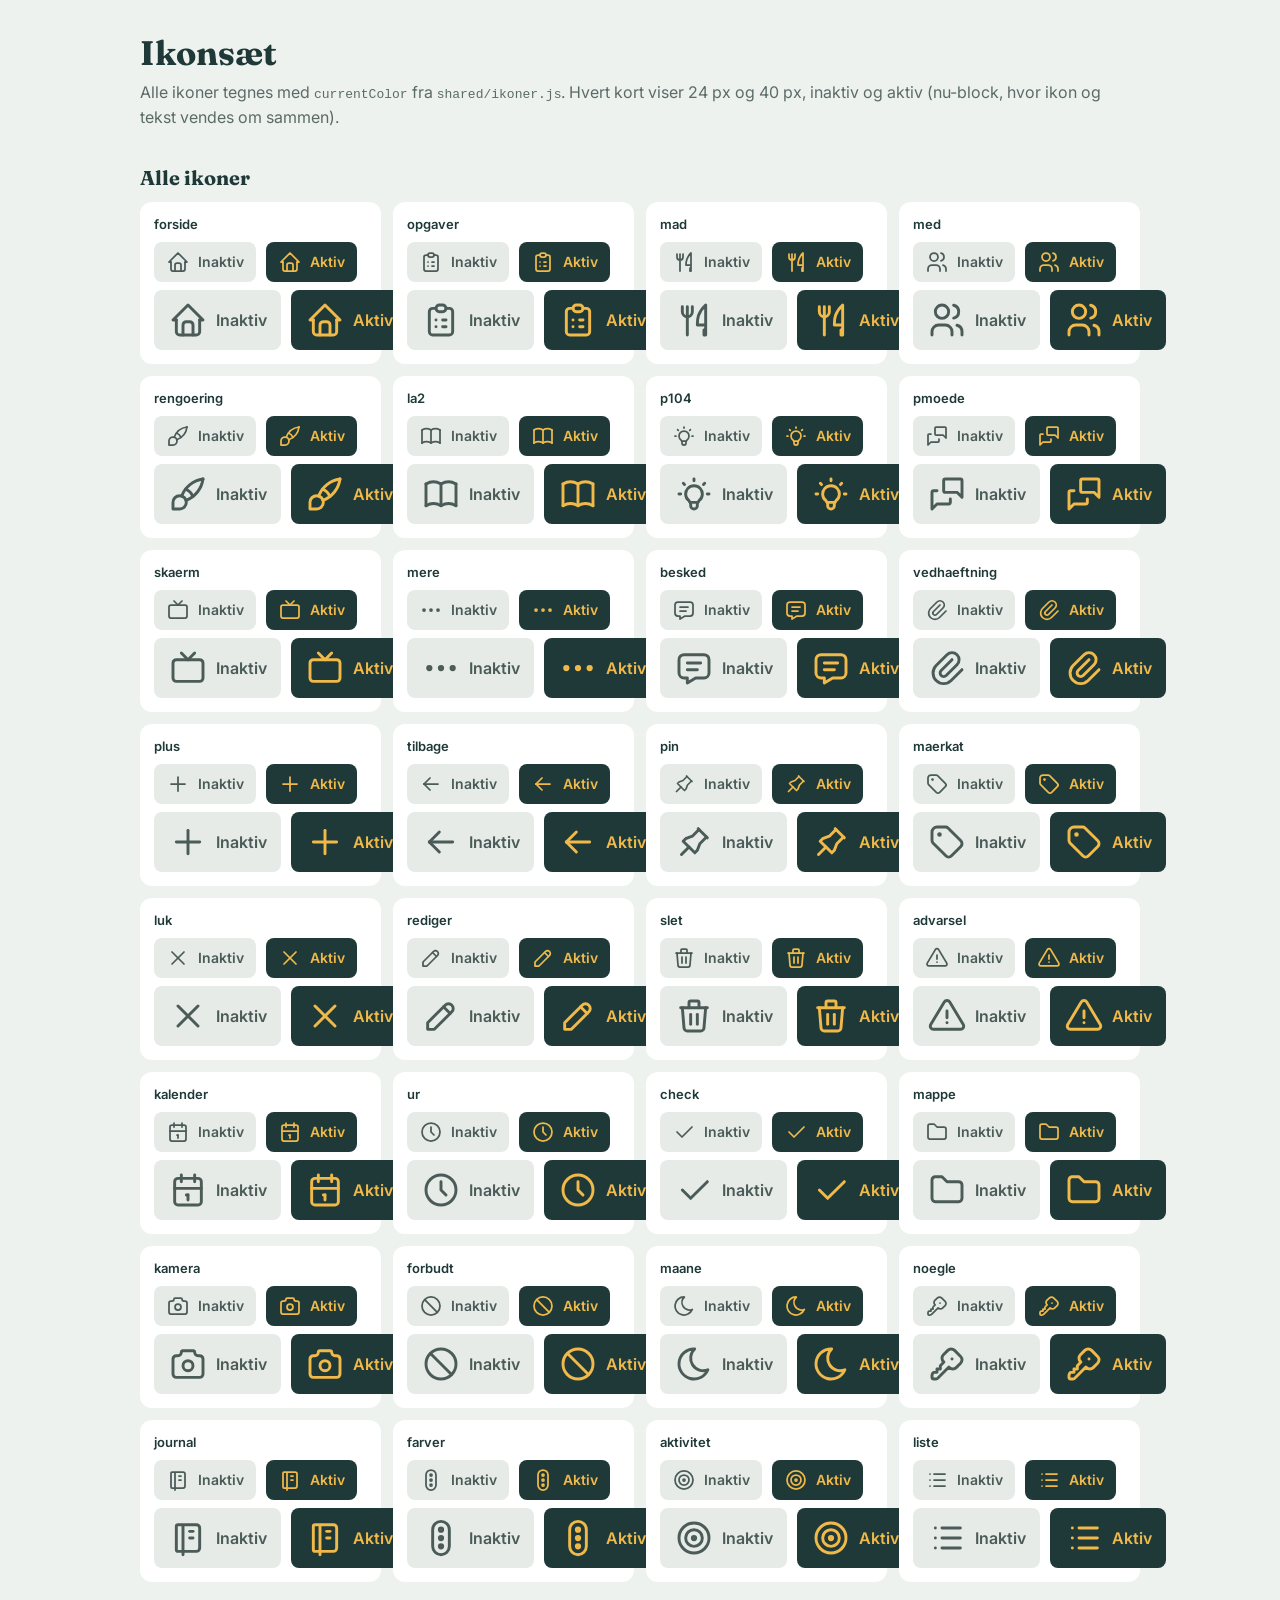
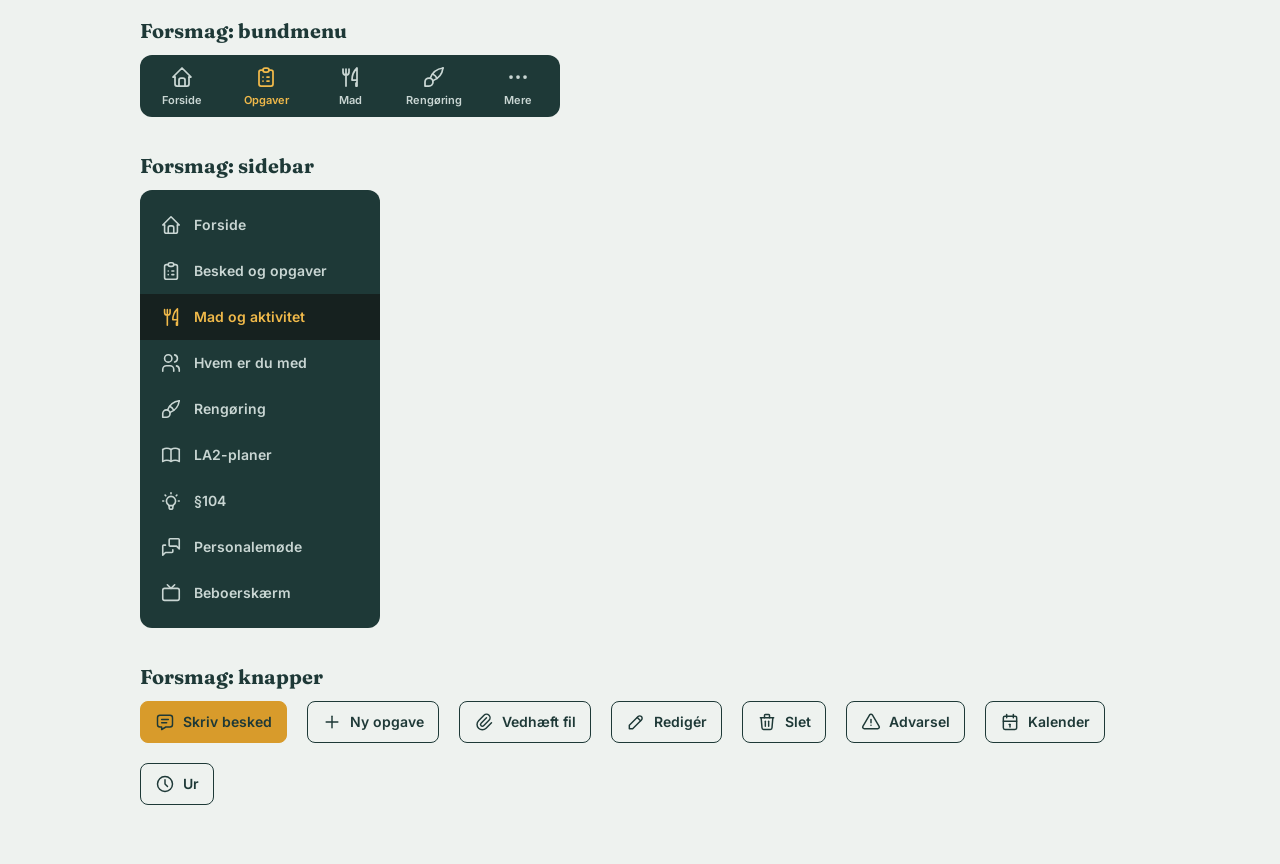
<file: shared/ikoner-test.html>
<!DOCTYPE html>
<html lang="da">
<head>
<meta charset="UTF-8">
<meta name="viewport" content="width=device-width, initial-scale=1.0">
<meta name="color-scheme" content="light only">
<title>Ikonsæt – test</title>
<link rel="preconnect" href="https://fonts.googleapis.com">
<link href="https://fonts.googleapis.com/css2?family=Fraunces:wght@600;700&family=Inter:wght@400;500;600;700&display=swap" rel="stylesheet">
<link rel="stylesheet" href="tokens.css">
<style>
  :root{
    color-scheme: light;
    --mørk:#1e3937;
    --guld:#d89b2b;
    --guld-lys:#f0b94a;
    --baggrund:#eef2ef;
    --kort:#ffffff;
    --tekst-svag:#5b6b68;
  }
  *{ box-sizing:border-box; }
  body{ margin:0; font-family:'Inter', sans-serif; background:var(--baggrund); color:var(--mørk); padding:32px 20px 60px; }
  main{ max-width:1000px; margin:0 auto; }
  h1,h2{ font-family:'Fraunces', serif; margin:0; }
  h1{ font-size:34px; margin-bottom:6px; }
  h2{ font-size:20px; margin:36px 0 12px; }
  .intro{ color:var(--tekst-svag); margin:0 0 8px; line-height:1.5; }

  /* Ét kort pr. ikon: navn + 4 tilstande (2 størrelser × inaktiv/aktiv) */
  .gitter{ display:grid; grid-template-columns:repeat(auto-fill, minmax(220px, 1fr)); gap:12px; }
  .celle{ background:var(--kort); border-radius:12px; padding:14px; }
  .celle .navn{ font-size:13px; font-weight:600; margin-bottom:10px; }
  .celle .tabler{ font-weight:400; color:var(--tekst-svag); }
  .række{ display:flex; align-items:center; gap:10px; margin-bottom:8px; }
  .række:last-child{ margin-bottom:0; }

  /* Inaktiv = ikon og tekst i mørk/dæmpet; aktiv = nu-block (kontrasten vendt om) */
  .flise{ display:inline-flex; align-items:center; gap:8px; padding:8px 12px; border-radius:8px; font-size:14px; font-weight:600; color:#4a5b58; background:#e6ebe8; }
  .flise.aktiv{ background:var(--mørk); color:var(--guld-lys); }
  .flise.stor{ padding:10px 14px; font-size:16px; }

  /* Bundmenu-forsmag: hvid tekst, gul aktiv */
  .bundDemo{ display:flex; background:var(--mørk); border-radius:12px; overflow:hidden; max-width:420px; }
  .bundDemo button{ flex:1 1 0; background:none; border:0; color:#c9d6d3; padding:10px 2px; font:600 11px 'Inter', sans-serif; display:flex; flex-direction:column; align-items:center; gap:4px; }
  .bundDemo button.aktiv{ color:var(--guld-lys); }

  /* Sidebar-forsmag */
  .sideDemo{ background:var(--mørk); border-radius:12px; padding:12px 0; max-width:240px; }
  .sideDemo button{ display:flex; align-items:center; gap:12px; width:100%; background:none; border:0; color:#c9d6d3; padding:12px 20px; font:600 14px 'Inter', sans-serif; text-align:left; }
  .sideDemo button.aktiv{ background:var(--blaek, #16211f); color:var(--guld-lys); }
  .demoRække{ display:flex; gap:20px; flex-wrap:wrap; align-items:flex-start; }
  .knapDemo{ display:inline-flex; align-items:center; gap:8px; border-radius:8px; padding:10px 14px; font:600 14px 'Inter', sans-serif; border:1px solid var(--mørk); background:transparent; color:var(--mørk); }
  .knapDemo.primær{ background:var(--guld); border-color:var(--guld); color:var(--mørk); }
</style>
</head>
<body>
<main>
  <h1>Ikonsæt</h1>
  <p class="intro">Alle ikoner tegnes med <code>currentColor</code> fra <code>shared/ikoner.js</code>. Hvert kort viser 24 px og 40 px, inaktiv og aktiv (nu-block, hvor ikon og tekst vendes om sammen).</p>

  <h2>Alle ikoner</h2>
  <div class="gitter" id="gitter"></div>

  <h2>Forsmag: bundmenu</h2>
  <div class="bundDemo" id="bundDemo"></div>

  <h2>Forsmag: sidebar</h2>
  <div class="sideDemo" id="sideDemo"></div>

  <h2>Forsmag: knapper</h2>
  <div class="demoRække" id="knapDemo"></div>
</main>

<script src="ikoner.js"></script>
<script>
  function lav(tag, klasse, tekst){
    const e = document.createElement(tag);
    if(klasse) e.className = klasse;
    if(tekst != null) e.textContent = tekst;
    return e;
  }

  function flise(navn, stoerrelse, aktiv, tekst){
    const f = lav('span', 'flise' + (aktiv ? ' aktiv' : '') + (stoerrelse > 24 ? ' stor' : ''));
    f.appendChild(moelleIkon(navn, { stoerrelse: stoerrelse }));
    f.appendChild(lav('span', null, tekst));
    return f;
  }

  const gitter = document.getElementById('gitter');
  Object.keys(MOELLE_IKONER).forEach(function(navn){
    const celle = lav('div', 'celle');
    celle.appendChild(lav('div', 'navn', navn));
    [24, 40].forEach(function(s){
      const r = lav('div', 'række');
      r.appendChild(flise(navn, s, false, 'Inaktiv'));
      r.appendChild(flise(navn, s, true, 'Aktiv'));
      celle.appendChild(r);
    });
    gitter.appendChild(celle);
  });

  const bund = document.getElementById('bundDemo');
  [['forside','Forside'], ['opgaver','Opgaver'], ['mad','Mad'], ['rengoering','Rengøring'], ['mere','Mere']].forEach(function(p, i){
    const b = lav('button', i === 1 ? 'aktiv' : '');
    b.type = 'button';
    b.appendChild(moelleIkon(p[0], { stoerrelse: 24 }));
    b.appendChild(lav('span', null, p[1]));
    bund.appendChild(b);
  });

  const side = document.getElementById('sideDemo');
  [['forside','Forside'], ['opgaver','Besked og opgaver'], ['mad','Mad og aktivitet'], ['med','Hvem er du med'], ['rengoering','Rengøring'], ['la2','LA2-planer'], ['p104','§104'], ['pmoede','Personalemøde'], ['skaerm','Beboerskærm']].forEach(function(p, i){
    const b = lav('button', i === 2 ? 'aktiv' : '');
    b.type = 'button';
    b.appendChild(moelleIkon(p[0], { stoerrelse: 22 }));
    b.appendChild(lav('span', null, p[1]));
    side.appendChild(b);
  });

  const knapper = document.getElementById('knapDemo');
  [['besked', 'Skriv besked', 'primær'], ['plus', 'Ny opgave', ''], ['vedhaeftning', 'Vedhæft fil', ''], ['rediger', 'Redigér', ''], ['slet', 'Slet', ''], ['advarsel', 'Advarsel', ''], ['kalender', 'Kalender', ''], ['ur', 'Ur', '']].forEach(function(p){
    const b = lav('button', 'knapDemo' + (p[2] ? ' ' + p[2] : ''));
    b.type = 'button';
    b.appendChild(moelleIkon(p[0], { stoerrelse: 20 }));
    b.appendChild(lav('span', null, p[1]));
    knapper.appendChild(b);
  });
</script>
</body>
</html>
</file>
<file: shared/tokens.css>
/* ==================================================================
   Møllebakken — delt designsystem
   Linkes fra personaletavle-v2/, personaleskaerm-v2/, mollebakken-app-v2/
   og rod-index.html. Kun relative stier (../shared/tokens.css) — GitHub
   Pages serverer dette repo fra en undermappe, ikke fra domænets rod.

   Fontlink (Archivo, preconnect) ligger i hver enkelt HTML-fils <head>,
   ikke som @import her — @import blokerer rendering og ville give det
   blink ved indlæsning vi netop vil undgå.
   ================================================================== */

:root{
  color-scheme: light;  /* beder browseren lade være med at "nattetema"-invertere siden */
  --font-sans:  'Archivo', sans-serif;  /* én skrift, skiftes her */

  --papir:      #eef1ee;  /* skærmbaggrund */
  --flade:      #e3e8e3;  /* sekundær flade, fx rollekort */
  --streg:      #cdd5d0;  /* kolonneskel, sektionsskel */
  --streg-svag: #dde3df;  /* linje mellem listepunkter */
  --blaek:      #16211f;  /* primær tekst + "nu"-blok */
  --brand:      #1e3937;  /* Møllebakken mørkegrøn */
  --tekst-2:    #5a6b66;  /* klokkeslæt, sekundær tekst */
  --label:      #66756f;  /* eyebrow-labels */
  --tom:        #8d9a95;  /* tomme tilstande ("Ingen") */
  --guld:       #d89b2b;  /* accent på mørk baggrund */
  --guld-moerk: #8a6212;  /* guld-tekst på lys baggrund */
  --kritisk:    #7a2320;  /* KUN Akut-markering i Beskeder — ikke en beboerfarve */

  --louie:   #7c3aed;
  --kenneth: #2563eb;
  --lars:    #dc2626;
  --niels:   #ea580c;
  --leyla:   #16a34a;

  --tekst-skala: 1;  /* sættes evt. lavere pr. element af JS, se tilpasTekstTilHøjde() */

  /* ---- personalemoede-v2: godkendelsesstatus (afventer bruger --guld-moerk/--flade) ---- */
  --status-ok:     #2f7d4f;  /* godkendt */
  --status-afvist: #b3413c;  /* afvist — bevidst IKKE --kritisk, den er forbeholdt Akut i Beskeder */

  /* ---- personalemoede-v2: highlight-typer (opgave=--guld, til_naeste=--brand, genbrugt) ---- */
  --hl-beslutning: #be185d;
  --hl-info:       #475569;

  /* ---- Ny forside + Normal/Admin (mollebakken-app-v2) ---- */
  --f-baggrund:   #FBF7EF;  /* lys, varm sidebaggrund */
  --f-flade:      #FFFFFF;  /* hvide flader, menu */
  --f-streg:      #E6DFCF;  /* kanter */
  --f-tekst:      #1C2326;  /* mørk tekst — også på farvefelterne */
  --f-tekst-2:    #4A555A;  /* sekundær tekst */
  --f-nu:         #1C2326;  /* mørk "nu"-blok / aktiv markering */
  --f-nu-tekst:   #C9D3D6;  /* lys tekst på den mørke blok */
  --f-beskeder:   #F6C177;  /* orange */
  --f-dagsplan:   #A9C8F0;  /* blå */
  --f-madplan:    #B5DDB0;  /* grøn */
  --f-aktivitet:  #F4B6C8;  /* lyserød */
  --f-beboere:    #CDB8EA;  /* lilla */
  --f-rengoering: #9FD8D3;  /* turkis */
  --f-personale:  #EBDD8A;  /* smørgul */
  --f-skaerme:    #F0A99A;  /* koral */
  --f-admin:      #3B3F9E;  /* Admin-bjælken */
}

/* ---------- Tal der ikke må hoppe ved opdatering ---------- */

.tabular-nums{ font-variant-numeric: tabular-nums; }

/* ---------- Eyebrow-label ---------- */

.eyebrow{
  font-family:'Archivo', sans-serif;
  font-size:11px;
  font-weight:800;
  text-transform:uppercase;
  letter-spacing:.2em;
  color:var(--label);
}

/* ---------- Stor overskrift (Dato-overskrift) ----------
   Brugt til hver fanes hovedoverskrift, fx "Dagsplan · Torsdag". */

.stor-overskrift{
  font-family:'Archivo', sans-serif;
  font-size:20px;
  font-weight:800;
  text-transform:uppercase;
  color:var(--blaek);
  margin-bottom:16px;
}

/* ---------- Ikoner ----------
   Bruges sammen med shared/icons.js's moelleIkon*()-funktioner. */

.moelle-ikon{
  width:14px;
  height:14px;
  flex-shrink:0;
}

/* ---------- Beboer-tag ----------
   Bruges KUN i navnetagget, ikke som kort-header eller baggrund. */

.beboer-tag{
  display:inline-block;
  font-family:'Archivo', sans-serif;
  font-size:calc(15px * var(--tekst-skala, 1));
  font-weight:800;
  text-transform:uppercase;
  letter-spacing:.06em;
  color:#fff;
  padding:calc(4px * var(--tekst-skala, 1)) calc(8px * var(--tekst-skala, 1));
  border-radius:3px;
}

.beboer-tag.louie{   background:var(--louie); }
.beboer-tag.kenneth{ background:var(--kenneth); }
.beboer-tag.lars{    background:var(--lars); }
.beboer-tag.niels{   background:var(--niels); }
.beboer-tag.leyla{   background:var(--leyla); }

/* ---------- Listepunkt ----------
   Basis-rækken i enhver liste (Dagsplan, Afkrydsning, Overlap ...).
   .nu og .overstået er tilstande på samme element, ikke egne blokke. */

.listepunkt{
  display:flex;
  align-items:baseline;
  gap:calc(6px * var(--tekst-skala, 1));
  padding:calc(4px * var(--tekst-skala, 1)) 0;
  border-bottom:1px solid var(--streg-svag);
  font-family:'Archivo', sans-serif;
}

.listepunkt:last-child{ border-bottom:none; }

.listepunkt .klokkeslæt{
  flex-shrink:0;
  font-size:calc(11px * var(--tekst-skala, 1));
  font-weight:700;
  font-variant-numeric:tabular-nums;
  color:var(--tekst-2);
}

.listepunkt .tekst{
  font-size:calc(12.5px * var(--tekst-skala, 1));
  font-weight:500;
  color:var(--blaek);
  line-height:1.15;
  min-width:0;   /* lader teksten ombryde i stedet for at skubbe søskende-elementer ud af kolonnen */
  flex:1 1 auto;
}

.listepunkt.overstået{ opacity:.4; }

/* ---------- "Nu"-markering ----------
   Det aktive element vender kontrasten om. Den ene ting der må råbe.
   .akut (Beskeder-prioritet) deler samme opbygning — begge er "det der
   kræver opmærksomhed lige nu" — men har sin egen farve (--kritisk),
   for ikke at drukne i sidens almindelige mørkegrønne UI-farve. */

.listepunkt.nu,
.listepunkt.akut{
  flex-wrap:wrap;   /* lader .punkt-flag tvinges ned på sin egen linje herunder */
  margin:calc(4px * var(--tekst-skala, 1)) calc(-8px * var(--tekst-skala, 1));
  padding:calc(6px * var(--tekst-skala, 1)) calc(8px * var(--tekst-skala, 1));
  border-radius:4px;
  border-bottom:none;
}

.listepunkt.nu{ background:var(--blaek); }
.listepunkt.akut{ background:var(--kritisk); }

.listepunkt.nu .klokkeslæt,
.listepunkt.akut .klokkeslæt{
  color:var(--guld);
  font-weight:700;
}

.listepunkt.nu .tekst,
.listepunkt.akut .tekst{
  color:#fff;
  font-weight:700;
}

.listepunkt.nu .punkt-flag,
.listepunkt.akut .punkt-flag{
  /* flex-basis:100% + order:-1 tvinger badget til at optage HELE
     linjebredden for sig selv, øverst — så klokkeslæt+tekst altid
     ombrydes ned på linjen(r) under, uanset hvor lang teksten er.
     Ingen delt linje = kan aldrig overlappe eller blive skubbet ud. */
  flex:0 0 100%;
  order:-1;
  text-align:right;
  margin-bottom:calc(2px * var(--tekst-skala, 1));
  font-size:calc(9px * var(--tekst-skala, 1));
  font-weight:800;
  text-transform:uppercase;
  letter-spacing:.12em;
  color:var(--guld);
}

/* ---------- Status-ikon i et listepunkt ----------
   Bruges af Afkrydsning/Overlap (moelleIkon*() fra shared/icons.js). */

.listepunkt .moelle-ikon{
  margin-left:auto;
  color:var(--tekst-2);
}

.listepunkt.nu .moelle-ikon,
.listepunkt.akut .moelle-ikon{ color:var(--guld); }

.listepunkt.ikkeRelevant .moelle-ikon{ color:var(--tom); }

/* ---------- Fanenavigation ---------- */

.fane-nav{
  display:flex;
  gap:6px;
}

.fane-nav button{
  font-family:'Archivo', sans-serif;
  font-size:14px;
  font-weight:700;
  text-transform:uppercase;
  letter-spacing:.07em;
  padding:8px 14px;
  border:none;
  border-radius:4px;
  cursor:pointer;
  background:#e0e5e1;
  color:#4a5b58;
}

.fane-nav button.aktiv{
  background:var(--brand);
  color:#fff;
}

/* ---------- Sektionsskel ---------- */

.sektionsskel{
  border-top:1px solid var(--streg);
  margin-top:16px;
  padding-top:13px;
}

/* ---------- Tom tilstand ---------- */

.tom-tilstand{
  font-family:'Archivo', sans-serif;
  font-size:14px;
  color:var(--tom);
  padding:4px 0;
}
</file>
<file: beboer-v2/app.css>
/* Beboerapp — standard-tema. Farver ligger som variabler, så temaer (fase 6)
   kun skal skifte variabler. */

:root{
  color-scheme: light;
  --bg:      #F4F2EE;
  --kort:    #FFFFFF;
  --ink:     #1B1B1F;
  --ink-2:   #55555C;
  --streg:   #DDD9D2;
  --accent:  #C9F27B;
  --accent-ink: #1B1B1F;
  --fare:    #B3261E;
  --font-display: 'Archivo', system-ui, sans-serif;
  --font-body: 'Archivo', system-ui, sans-serif;
  --display-vaegt: 800;
  --knap-bg: #1B1B1F;  --knap-fg: #F4F2EE;
  --bund-bg: #1B1B1F;  --bund-fg: #F4F2EE;
  --nu-bg:   #1B1B1F;  --nu-fg:   #F4F2EE;
  --ikon-bg: #1B1B1F;  --ikon-fg: #C9F27B;
  --fare-tekst: #B3261E;
  --stop-kant: #1B1B1F;
}

*{ box-sizing:border-box; }

html, body{ margin:0; padding:0; }

body{
  font-family: var(--font-body);
  font-size: 19px;
  line-height: 1.4;
  background: var(--bg);
  color: var(--ink);
  min-height: 100vh;
  -webkit-text-size-adjust: 100%;
}

#rod{
  max-width: 560px;
  margin: 0 auto;
  min-height: 100vh;
  padding: calc(20px + env(safe-area-inset-top)) 18px calc(104px + env(safe-area-inset-bottom));
}

h1, h2, h3{ font-family: var(--font-display); margin:0; font-weight: var(--display-vaegt); line-height:1.15; }

button{ font-family: inherit; font-size: inherit; cursor:pointer; border:none; }
input{ font-family: inherit; font-size: 22px; }

:focus-visible{ outline: 3px solid var(--ink); outline-offset: 2px; }

/* ---- Knapper (min. 56 px høje) ---- */
.knap{
  display:flex; align-items:center; justify-content:center; gap:10px;
  width:100%; min-height:60px; padding:14px 20px;
  border-radius:16px; font-weight:800; font-size:21px;
  background: var(--knap-bg); color: var(--knap-fg);
}
.knap.accent{ background: var(--accent); color: var(--accent-ink); }
.knap.lys{ background: var(--kort); color: var(--ink); border:2px solid var(--ink); }
.knap:disabled{ opacity:.5; cursor:default; }

/* ---- Login ---- */
.login{ padding-top: 8vh; }
.login h1{ font-size: 38px; margin-bottom: 8px; }
.login p{ color: var(--ink-2); margin: 0 0 28px; }
.felt{ display:block; margin-bottom: 20px; }
.felt span{ display:block; font-weight:700; margin-bottom:8px; }
.felt input{
  width:100%; min-height:60px; padding:12px 16px;
  border:2px solid var(--ink); border-radius:14px; background: var(--kort); color: var(--ink);
}
.felt input.kode{ letter-spacing: .5em; text-align:center; font-weight:800; }
.fejl{ color: var(--fare-tekst); font-weight:700; margin: 0 0 16px; }

/* ---- Skærmhoved ---- */
.hoved{ margin-bottom: 20px; }
.hoved h1{ font-size: 36px; }
.hoved .dato{ color: var(--ink-2); margin-top:4px; }
.offline{
  background: var(--accent); color: var(--accent-ink); font-weight:700;
  padding:10px 14px; border-radius:12px; margin-bottom:16px; font-size:16px;
}

/* ---- Kort ---- */
.sektion{ margin-bottom: 26px; }
.sektion > h2{ font-size: 22px; margin-bottom: 12px; }
.kort{
  background: var(--kort); border-radius: 20px; padding: 18px;
  border: 1px solid var(--streg);
}
.kort + .kort{ margin-top: 12px; }
.traeningKort h3{ font-size: 24px; margin-bottom: 6px; }
.meta{ color: var(--ink-2); font-size:17px; margin-bottom: 14px; }
.tom{ color: var(--ink-2); }

/* ---- På arbejde nu ---- */
.personer{ display:grid; grid-template-columns: repeat(auto-fill, minmax(120px, 1fr)); gap:12px; }
.person{ text-align:center; }
.person .foto{
  width:84px; height:84px; margin:0 auto 8px; border-radius:50%;
  background: var(--streg); overflow:hidden;
  display:flex; align-items:center; justify-content:center;
  font-weight:800; font-size:26px; color: var(--ink-2);
}
.person .foto img{ width:100%; height:100%; object-fit:cover; display:block; }
.person .navn{ font-weight:800; font-size:19px; }
.person .rolle{ color: var(--ink-2); font-size:15px; }

/* ---- Min dag ---- */
.dagsliste{ list-style:none; margin:0; padding:0; display:grid; gap:8px; }
.dagsrække{
  display:flex; gap:14px; align-items:baseline;
  padding:14px 16px; border-radius:16px;
  background: var(--kort); border:1px solid var(--streg);
}
.dagsrække .tid{ font-weight:800; min-width:56px; font-variant-numeric: tabular-nums; }
.dagsrække.forbi{ opacity:.55; }
.dagsrække.nu{
  background: var(--nu-bg); color: var(--nu-fg); border-color: var(--nu-bg);
  box-shadow: inset 6px 0 0 var(--accent);
}
.dagsrække .nuMaerke{
  display:inline-block; margin-left:8px; padding:2px 10px; border-radius:999px;
  background: var(--accent); color: var(--accent-ink); font-size:14px; font-weight:800;
}

/* ---- Madplan ---- */
.madKort{
  display:flex; align-items:center; gap:16px; width:100%; min-height:96px;
  text-align:left; color: var(--ink); font-weight:inherit;
}
.madIkon{
  flex:none; width:64px; height:64px; border-radius:18px;
  display:flex; align-items:center; justify-content:center;
  background: var(--ikon-bg); color: var(--ikon-fg);
}
.madIkon svg{ width:36px; height:36px; }
.madTekst{ display:flex; flex-direction:column; gap:4px; min-width:0; flex:1; }
.madLabel{ font-size:17px; font-weight:700; color: var(--ink-2); }
.madRet{ font-family: var(--font-display); font-weight: var(--display-vaegt); font-size:28px; line-height:1.15; overflow-wrap:anywhere; }
.madRet.madTom, .madRetTekst.madTom{ font-family: var(--font-body); font-weight:700; font-size:21px; color: var(--ink-2); }
.madMere{ display:flex; align-items:center; gap:6px; font-size:17px; font-weight:800; margin-top:4px; }
.madMere svg{ width:20px; height:20px; }
.madTilbage{ margin-bottom:18px; justify-content:flex-start; }
.madTilbage svg, .madMereKnap svg{ width:26px; height:26px; flex:none; }
.madMereKnap{ margin-bottom:12px; }
.madRække{ align-items:flex-start; }
.dagsrække .madDag{ min-width:92px; }
.madRetTekst{ flex:1; min-width:0; font-size:21px; font-weight:700; overflow-wrap:anywhere; }
.dagsrække.nu .madRetTekst{ color: var(--nu-fg); }

/* ---- Træning-fane ---- */
.ovelsesliste{ list-style:none; margin:12px 0 0; padding:0; display:grid; gap:6px; }
.ovelsesliste li{ display:flex; justify-content:space-between; gap:12px; padding:10px 0; border-top:1px solid var(--streg); }
.ovelsesliste li span:last-child{ color: var(--ink-2); white-space:nowrap; }
.dagechips{ display:flex; gap:6px; flex-wrap:wrap; margin-bottom:12px; }
.dagechip{ padding:4px 10px; border-radius:999px; background: var(--streg); font-size:15px; font-weight:700; }
.dagechip.idag{ background: var(--knap-bg); color: var(--knap-fg); }

/* ---- Kalender ---- */
.kalValg{ display:grid; grid-template-columns: 1fr 1fr; gap:10px; margin-bottom:16px; }
.kalValg .knap{ min-width:0; }
.kalBillede{
  display:block; width:100%; padding:0; background: var(--kort);
  border:1px solid var(--streg); border-radius:20px; overflow:hidden;
}
.kalBillede img{ display:block; width:100%; height:auto; object-fit:contain; }
.kalHint{ color: var(--ink-2); font-size:16px; margin:10px 0 0; text-align:center; }
.kalTom{ text-align:center; padding:28px 18px; }
.kalTom p{ margin:0; font-weight:700; font-size:21px; }

.kalStor{
  position:fixed; inset:0; z-index:100; display:flex; flex-direction:column;
  background: rgba(0,0,0,.94); color:#fff;
  padding-top: env(safe-area-inset-top);
}
.kalStorTop{
  flex:none; display:flex; align-items:center; justify-content:space-between; gap:12px;
  padding:10px 14px;
}
.kalStorTip{ font-size:16px; font-weight:700; }
.kalLuk{ width:auto; min-width:110px; min-height:56px; }
.kalStorRul{
  flex:1; min-height:0; overflow:auto; -webkit-overflow-scrolling: touch;
  touch-action: pan-x pan-y pinch-zoom;
  padding-bottom: env(safe-area-inset-bottom);
}
.kalStorRul img{ display:block; width:200vw; max-width:none; height:auto; object-fit:contain; }
body.kalAaben{ overflow:hidden; }
@media (orientation: landscape){
  .kalStorTip{ display:none; }
  .kalStorTop{ justify-content:flex-end; }
  .kalStorRul img{ width:140vw; }
}

/* ---- Bundmenu ---- */
.bund{
  position:fixed; left:0; right:0; bottom:0; z-index:10;
  background: var(--bund-bg); color: var(--bund-fg);
  padding-bottom: env(safe-area-inset-bottom);
}
.bund .inder{ max-width:560px; margin:0 auto; display:grid; grid-template-columns: repeat(5, 1fr); }
.bund button{
  background:transparent; color: var(--bund-fg); min-height:68px;
  display:flex; flex-direction:column; align-items:center; justify-content:center; gap:4px;
  font-size:13px; font-weight:700; opacity:.75; padding:0 2px; min-width:0;
}
.bund button span{ max-width:100%; overflow:hidden; text-overflow:ellipsis; white-space:nowrap; }
.bund button.aktiv{ opacity:1; color: var(--accent); }
.bund svg{ width:26px; height:26px; }

@media (prefers-reduced-motion: no-preference){
  .side{ animation: ind .18s ease-out; }
  @keyframes ind{ from{ opacity:0; transform: translateY(6px);} to{ opacity:1; transform:none;} }
}

/* ---- Træningsflow ---- */
.flow{ display:flex; flex-direction:column; gap:14px; }
.flowTop{ position:sticky; top:0; z-index:5; background: var(--bg); padding:6px 0 10px; }
.flowRække{ display:flex; align-items:center; justify-content:space-between; gap:12px; margin-bottom:10px; }
.flowTaeller{ font-weight:800; font-size:22px; }
.stopKnap{
  min-height:56px; min-width:92px; padding:0 20px; border-radius:16px;
  background: var(--kort); color: var(--ink); border:2px solid var(--stop-kant); font-weight:800; font-size:20px;
}
.bjaelke{ height:16px; border-radius:999px; background: var(--streg); overflow:hidden; }
.bjaelkeFyld{ height:100%; background: var(--ink); border-radius:999px; transition: width .3s ease; }

.flowBillede{
  width:100%; aspect-ratio: 16 / 10; max-height:32vh; border-radius:20px; overflow:hidden;
  background: var(--streg); display:flex; align-items:center; justify-content:center;
}
.flowBillede img{ width:100%; height:100%; object-fit:cover; display:block; }
.flowBillede.udenBillede{ background: var(--ikon-bg); color: var(--ikon-fg); }
.flowBillede.udenBillede svg{ width:45%; height:45%; }

.flowTitel{ font-size:34px; }
.flowMaal{ font-size:26px; font-weight:800; }
.flowSaetTekst{ font-size:20px; color: var(--ink-2); font-weight:700; margin-top:-8px; }
.flowBeskr{ font-size:21px; line-height:1.45; margin:0; }
.flowNaeste{ font-size:22px; font-weight:800; }

.saetCirkler{ display:flex; gap:10px; flex-wrap:wrap; }
.saetCirkel{
  width:44px; height:44px; border-radius:50%; border:3px solid var(--ink);
  display:inline-flex; align-items:center; justify-content:center; font-weight:800; font-size:22px;
}
.saetCirkel.faerdig{ background: var(--accent); border-color: var(--ink); color: var(--accent-ink); }
.saetCirkel.nu{ background: var(--kort); box-shadow: 0 0 0 4px var(--accent); }

.knap.flowStor{ min-height:84px; font-size:26px; border-radius:20px; margin-top:6px; }

.pauseTal{
  font-family: var(--font-display); font-weight:800; font-size:128px; line-height:1;
  text-align:center; font-variant-numeric: tabular-nums;
}
.flow .flowMaal + .kort{ margin-top:6px; }
.flowFaerdig{ text-align:center; display:flex; flex-direction:column; gap:16px; padding-top:6vh; }
.flowStjerne{ font-size:96px; color: var(--ink); line-height:1; }
.flowFaerdig .flowTitel{ font-size:38px; }
.flow .knap.flowStor{ position:sticky; bottom: calc(12px + env(safe-area-inset-bottom)); box-shadow: 0 0 0 10px var(--bg); }

/* ---- Statistik og medaljer ---- */
.statTal{ display:grid; grid-template-columns: 1fr 1fr; gap:12px; margin-bottom:26px; }
.statTal .kort{ margin-top:0; text-align:center; padding:20px 12px; }
.statStor{ font-family: var(--font-display); font-weight:800; font-size:72px; line-height:1; font-variant-numeric: tabular-nums; }
.statLabel{ font-size:18px; font-weight:700; color: var(--ink-2); margin-top:8px; }

.ugeDage{ display:grid; grid-template-columns: repeat(7, 1fr); gap:6px; }
.ugeDag{
  background: var(--kort); border:2px solid var(--streg); border-radius:14px;
  padding:8px 0; text-align:center; min-height:84px;
}
.ugeDag.idag{ border-color: var(--ink); }
.ugeDag.med{ background: var(--accent); border-color: var(--ink); color: var(--accent-ink); }
.ugeDagNavn{ font-weight:800; font-size:15px; }
.ugeDagMaerke{ font-size:28px; font-weight:800; line-height:1.5; min-height:42px; }

.soejler{ display:grid; grid-template-columns: repeat(5, 1fr); gap:10px; align-items:end; }
.soejle{ display:flex; flex-direction:column; align-items:center; gap:6px; }
.soejleTal{ font-weight:800; font-size:22px; font-variant-numeric: tabular-nums; }
.soejlePlads{ width:100%; height:140px; display:flex; align-items:flex-end; }
.soejleBar{ width:100%; background: var(--streg); border-radius:10px 10px 4px 4px; }
.soejle.denne .soejleBar{ background: var(--ink); }
.soejleLabel{ font-size:14px; font-weight:700; color: var(--ink-2); }

.medaljer{ display:grid; grid-template-columns: 1fr 1fr; gap:12px; }
.medalje{
  border-radius:20px; padding:16px 10px; text-align:center;
  border:3px solid var(--ink); background: var(--accent); color: var(--accent-ink);
}
.medalje.ikkeOptjent{ background: transparent; border:3px dashed var(--ink-2); color: var(--ink-2); }
.medaljeIkon svg{ width:56px; height:56px; }
.medaljeTitel{ font-weight:800; font-size:20px; margin-top:6px; }
.medaljeStatus{ font-size:17px; font-weight:700; margin-top:2px; }

/* ==================================================================
   TEMAER — skifter kun farver, fonte og pynt. Kontrast er kontrolleret:
   brødtekst ≥ 7:1, sekundær tekst ≥ 4,5:1, knaptekst ≥ 6:1.
   ================================================================== */

/* ---- Zombie / Japan ---- */
:root[data-tema="zombie"]{
  color-scheme: dark;
  --bg:      #0E0F0C;
  --kort:    #181A14;
  --ink:     #EEF1E6;
  --ink-2:   #B2BAA2;
  --streg:   #2C3024;
  --accent:  #8BE04E;
  --accent-ink: #0E0F0C;
  --fare:    #E5383B;
  --fare-tekst: #FF6B6E;
  --font-display: 'Dela Gothic One', 'Archivo', system-ui, sans-serif;
  --display-vaegt: 400;
  --knap-bg: #2C3024;  --knap-fg: #EEF1E6;
  --bund-bg: #181A14;  --bund-fg: #EEF1E6;
  --nu-bg:   #8BE04E;  --nu-fg:   #0E0F0C;
  --ikon-bg: #181A14;  --ikon-fg: #8BE04E;
  --stop-kant: #E5383B;
}
:root[data-tema="zombie"] body::before{
  content: '力';
  position: fixed; right: -8vw; top: 4vh; z-index: 0;
  font-family: 'Dela Gothic One', 'Archivo', sans-serif;
  font-size: min(90vw, 520px); line-height: 1;
  color: rgba(139, 224, 78, .08);
  pointer-events: none; user-select: none;
}
:root[data-tema="zombie"] #rod{ position: relative; z-index: 1; }
:root[data-tema="zombie"] .bund{ border-top: 2px solid #E5383B; }
:root[data-tema="zombie"] .kort{ border-color: #2C3024; }
:root[data-tema="zombie"] .bjaelkeFyld{ background: #E5383B; }
:root[data-tema="zombie"] .saetCirkel{ border-color: #8BE04E; }
:root[data-tema="zombie"] .saetCirkel.faerdig{ background: #8BE04E; color: #0E0F0C; }
:root[data-tema="zombie"] .saetCirkel.nu{ background: transparent; box-shadow: 0 0 0 4px #E5383B; }
:root[data-tema="zombie"] .soejle.denne .soejleBar{ background: #8BE04E; }
:root[data-tema="zombie"] .soejleBar{ background: #2C3024; }
:root[data-tema="zombie"] .ugeDag.idag{ border-color: #E5383B; }
:root[data-tema="zombie"] .medalje.optjent{ border-color: #8BE04E; }
:root[data-tema="zombie"] .flowStjerne{ color: #E5383B; }

/* ---- Bowling ---- */
:root[data-tema="bowling"]{
  --bg:      #F7EBD3;
  --kort:    #FFFAEC;
  --ink:     #1C2541;
  --ink-2:   #4A5270;
  --streg:   #E2D3B3;
  --accent:  #2EC4B6;
  --accent-ink: #1C2541;
  --fare:    #D7263D;
  --fare-tekst: #B01E31;
  --font-display: 'Bungee', 'Archivo', system-ui, sans-serif;
  --display-vaegt: 400;
  --knap-bg: #1C2541;  --knap-fg: #F7EBD3;
  --bund-bg: #1C2541;  --bund-fg: #F7EBD3;
  --nu-bg:   #1C2541;  --nu-fg:   #F7EBD3;
  --ikon-bg: #1C2541;  --ikon-fg: #2EC4B6;
  --stop-kant: #D7263D;
}
:root[data-tema="bowling"] .bund{ border-top: 4px solid #D7263D; }
:root[data-tema="bowling"] .saetCirkel.nu{ box-shadow: 0 0 0 4px #D7263D; }
:root[data-tema="bowling"] .soejle.denne .soejleBar{ background: #D7263D; }
:root[data-tema="bowling"] .ugeDag.med{ background: #2EC4B6; }
:root[data-tema="bowling"] .medalje.optjent{ background: #2EC4B6; }

/* ---- Gamer ---- */
:root[data-tema="gamer"]{
  color-scheme: dark;
  --bg:      #0B0D17;
  --kort:    #151A2E;
  --ink:     #EAF0FF;
  --ink-2:   #A3ADCC;
  --streg:   #2A3150;
  --accent:  #39FF88;
  --accent-ink: #0B0D17;
  --fare:    #FF3EA5;
  --fare-tekst: #FF6BB8;
  --font-display: 'Silkscreen', 'Archivo', system-ui, sans-serif;
  --display-vaegt: 400;
  --knap-bg: #2A3150;  --knap-fg: #EAF0FF;
  --bund-bg: #151A2E;  --bund-fg: #EAF0FF;
  --nu-bg:   #39FF88;  --nu-fg:   #0B0D17;
  --ikon-bg: #151A2E;  --ikon-fg: #39FF88;
  --stop-kant: #FF3EA5;
}
:root[data-tema="gamer"] body::before{
  content: '';
  position: fixed; inset: 0; z-index: 0;
  background-image:
    linear-gradient(rgba(57, 255, 136, .06) 1px, transparent 1px),
    linear-gradient(90deg, rgba(57, 255, 136, .06) 1px, transparent 1px);
  background-size: 24px 24px;
  pointer-events: none;
}
:root[data-tema="gamer"] #rod{ position: relative; z-index: 1; }
:root[data-tema="gamer"] .bund{ border-top: 2px solid #39FF88; }
:root[data-tema="gamer"] .kort{ border-color: #2A3150; }
:root[data-tema="gamer"] .soejleBar{ background: #3A4572; }
:root[data-tema="gamer"] .soejle.denne .soejleBar{ background: #39FF88; }
:root[data-tema="gamer"] .bjaelkeFyld{ background: #39FF88; }
:root[data-tema="gamer"] .saetCirkel{ border-color: #39FF88; }
:root[data-tema="gamer"] .saetCirkel.nu{ background: transparent; box-shadow: 0 0 0 4px #FF3EA5; }
:root[data-tema="gamer"] .ugeDag.idag{ border-color: #39FF88; }
:root[data-tema="gamer"] .medalje.optjent{ border-color: #39FF88; }
:root[data-tema="gamer"] .flowStjerne{ color: #39FF88; }

/* ---- Natur ---- */
:root[data-tema="natur"]{
  --bg:      #EEF3EA;
  --kort:    #FAFCF7;
  --ink:     #1F3326;
  --ink-2:   #4C6152;
  --streg:   #D3DECD;
  --accent:  #5E9E4F;
  --accent-ink: #10200F;
  --fare:    #C8553D;
  --fare-tekst: #A8412B;
  --font-display: 'Fraunces', Georgia, serif;
  --display-vaegt: 600;
  --knap-bg: #1F3326;  --knap-fg: #EEF3EA;
  --bund-bg: #1F3326;  --bund-fg: #EEF3EA;
  --nu-bg:   #1F3326;  --nu-fg:   #EEF3EA;
  --ikon-bg: #1F3326;  --ikon-fg: #8FCB7E;
  --stop-kant: #1F3326;
}
:root[data-tema="natur"] body::before{
  content: '';
  position: fixed; right: -60px; bottom: 90px; z-index: 0;
  width: min(80vw, 420px); aspect-ratio: 1;
  background: url("data:image/svg+xml,%3Csvg xmlns='http://www.w3.org/2000/svg' viewBox='0 0 24 24'%3E%3Cpath d='M5 19C5 10 11 4 20 4c0 9-6 15-15 15zM5 19L14 10' fill='none' stroke='%235E9E4F' stroke-width='.6' stroke-linecap='round' stroke-linejoin='round'/%3E%3C/svg%3E") center / contain no-repeat;
  opacity: .14;
  pointer-events: none;
}
:root[data-tema="natur"] #rod{ position: relative; z-index: 1; }
:root[data-tema="natur"] .bund button.aktiv{ color: #8FCB7E; }
:root[data-tema="natur"] .soejle.denne .soejleBar{ background: #5E9E4F; }
:root[data-tema="natur"] .bjaelkeFyld{ background: #5E9E4F; }
:root[data-tema="natur"] .saetCirkel.nu{ box-shadow: 0 0 0 4px #5E9E4F; }

/* ---- Hunde & katte ---- */
:root[data-tema="dyr"]{
  --bg:      #FFF4E6;
  --kort:    #FFFFFF;
  --ink:     #3B2A20;
  --ink-2:   #6E5A4C;
  --streg:   #F0DCC4;
  --accent:  #F2A541;
  --accent-ink: #3B2A20;
  --fare:    #D9534F;
  --fare-tekst: #B8403C;
  --font-display: 'Baloo 2', 'Archivo', system-ui, sans-serif;
  --display-vaegt: 700;
  --knap-bg: #3B2A20;  --knap-fg: #FFF4E6;
  --bund-bg: #3B2A20;  --bund-fg: #FFF4E6;
  --nu-bg:   #3B2A20;  --nu-fg:   #FFF4E6;
  --ikon-bg: #3B2A20;  --ikon-fg: #F2A541;
  --stop-kant: #3B2A20;
}
:root[data-tema="dyr"] body::before{
  content: '';
  position: fixed; inset: 0; z-index: 0;
  background: url("data:image/svg+xml,%3Csvg xmlns='http://www.w3.org/2000/svg' viewBox='0 0 200 200' fill='%23E07A8F'%3E%3Cg transform='rotate(-18 45 55)'%3E%3Cellipse cx='45' cy='66' rx='14' ry='11'/%3E%3Ccircle cx='28' cy='46' r='6'/%3E%3Ccircle cx='40' cy='34' r='6'/%3E%3Ccircle cx='53' cy='34' r='6'/%3E%3Ccircle cx='64' cy='46' r='6'/%3E%3C/g%3E%3Cg transform='rotate(20 150 150)'%3E%3Cellipse cx='150' cy='161' rx='14' ry='11'/%3E%3Ccircle cx='133' cy='141' r='6'/%3E%3Ccircle cx='145' cy='129' r='6'/%3E%3Ccircle cx='158' cy='129' r='6'/%3E%3Ccircle cx='169' cy='141' r='6'/%3E%3C/g%3E%3C/svg%3E") 0 0 / 220px 220px repeat;
  opacity: .11;
  pointer-events: none;
}
:root[data-tema="dyr"] #rod{ position: relative; z-index: 1; }
:root[data-tema="dyr"] .kort, :root[data-tema="dyr"] .dagsrække, :root[data-tema="dyr"] .temaKnap,
:root[data-tema="dyr"] .kalBillede{ border-radius: 28px; }
:root[data-tema="dyr"] .knap, :root[data-tema="dyr"] .stopKnap{ border-radius: 999px; }
:root[data-tema="dyr"] .medalje, :root[data-tema="dyr"] .ugeDag{ border-radius: 26px; }
:root[data-tema="dyr"] .flowBillede{ border-radius: 30px; }
:root[data-tema="dyr"] .saetCirkel.nu{ box-shadow: 0 0 0 4px #E07A8F; }
:root[data-tema="dyr"] .ugeDag.idag{ border-color: #E07A8F; }
:root[data-tema="dyr"] .bund{ border-top: 3px solid #E07A8F; border-radius: 24px 24px 0 0; }

/* ---- Temavælger (Mere) ---- */
.temaTitel{ font-size:22px; margin-bottom:12px; }
.temaGruppe{ display:grid; gap:10px; }
.temaKnap{
  display:flex; align-items:center; gap:14px; width:100%; min-height:72px;
  padding:12px 14px; border-radius:16px; text-align:left;
  background: var(--kort); color: var(--ink); border:3px solid var(--streg);
}
.temaKnap.valgt{ border-color: var(--ink); }
.temaFarver{ display:flex; flex:0 0 auto; }
.temaPrik{ width:22px; height:44px; border:1px solid rgba(0,0,0,.25); }
.temaPrik:first-child{ border-radius:10px 0 0 10px; }
.temaPrik:last-child{ border-radius:0 10px 10px 0; }
.temaTekst{ flex:1; display:flex; flex-direction:column; }
.temaNavn{ font-weight:800; font-size:21px; }
.temaBeskr{ color: var(--ink-2); font-size:16px; }
.temaValgt{ font-weight:800; font-size:16px; background: var(--accent); color: var(--accent-ink); padding:4px 12px; border-radius:999px; }

.medaljeKrit{ font-size:15px; font-weight:700; opacity:.85; }

/* ---- Bowling: kegler og STRIKE ---- */
.kegler{ display:flex; justify-content:center; gap:2px; flex-wrap:wrap; padding:6px 0; }
.kegle{ display:inline-block; width:30px; height:76px; color: var(--ink); transform-origin: 50% 100%; }
.kegle svg{ width:100%; height:100%; fill: var(--kort); stroke: var(--ink); }
.kegle:nth-child(odd) svg{ fill: var(--kort); }
.kegle svg path:first-child{ fill: var(--kort); }
@media (prefers-reduced-motion: no-preference){
  .kegler.vaelt .kegle{ animation: kegleVaelt .55s ease-in forwards; animation-delay: calc(var(--i) * 45ms); }
}
@media (prefers-reduced-motion: reduce){
  .kegler.vaelt .kegle{ transform: rotate(80deg); opacity:.4; }
}
@keyframes kegleVaelt{
  0%   { transform: rotate(0); opacity:1; }
  100% { transform: rotate(82deg) translateY(10px); opacity:.35; }
}
.strike{
  font-family: var(--font-display); font-size:56px; line-height:1; text-align:center;
  color: var(--fare-tekst); letter-spacing:.04em;
}
.strike[hidden]{ display:none; }
@media (prefers-reduced-motion: no-preference){
  .strike{ animation: strikeInd .3s ease-out; }
  @keyframes strikeInd{ from{ transform: scale(.6); opacity:0; } to{ transform:none; opacity:1; } }
}

/* ---- Bowling: scorekort ---- */
.scorekort{ display:grid; grid-template-columns: repeat(5, 1fr); border:3px solid var(--ink); border-radius:12px; overflow:hidden; }
.skRamme{ text-align:center; border-left:3px solid var(--ink); background: var(--kort); }
.skRamme:first-child{ border-left:none; }
.skRamme.denne{ background: var(--accent); color: var(--accent-ink); }
.skUge{ font-weight:800; font-size:14px; padding:6px 0; border-bottom:3px solid var(--ink); background: var(--ink); color: var(--bg); }
.skKast{ font-family: var(--font-display); font-size:44px; line-height:1.4; font-variant-numeric: tabular-nums; }
.skSum{ font-weight:800; font-size:18px; padding:4px 0 6px; border-top:2px solid var(--ink); font-variant-numeric: tabular-nums; }
.skForklaring{ margin:12px 0 0; font-size:15px; }

/* ==================================================================
   KOSTPLAN OG MEDALJER
   ================================================================== */

/* Pille med point øverst til højre (knap til Mine belønninger) */
.hoved.medPille{ position:relative; padding-right:116px; min-height:48px; }
.pointPille{
  position:absolute; top:0; right:0; min-height:48px; min-width:48px; padding:0 14px;
  display:inline-flex; align-items:center; gap:6px; border-radius:999px;
  background: var(--accent); color: var(--accent-ink); font-weight:800; font-size:19px;
  border:2px solid var(--ink);
}
.pointPille svg{ width:22px; height:22px; }
.pointTal{ font-variant-numeric: tabular-nums; }

.kostSymbol{
  flex:0 0 auto; display:inline-flex; align-items:center; justify-content:center;
  border-radius:16px; overflow:hidden; background: var(--bg); color: var(--ink);
  border:2px solid var(--streg);
}
.kostSymbol img{ width:100%; height:100%; object-fit:cover; display:block; }
.kostSymbol.kostLille{ border-radius:12px; }

.kostKort{ padding:18px; }
.kostKort + .kostKort{ margin-top:14px; }
.kostKort.fulgt{ border:3px solid var(--accent); }
.kostKortHoved{ display:flex; align-items:center; gap:14px; margin-bottom:12px; }
.kostKortHoved h3{ font-size:26px; min-width:0; overflow-wrap:anywhere; }
.kostPunkter{ list-style:none; margin:0 0 16px; padding:0; display:flex; flex-direction:column; gap:10px; }
.kostPunkt{ display:flex; align-items:center; gap:12px; min-height:44px; }
.kostPunktTekst{ display:flex; flex-wrap:wrap; align-items:baseline; gap:4px 10px; min-width:0; }
.kostPunktNavn{ font-weight:800; font-size:21px; overflow-wrap:anywhere; }
.kostMaengde{ color: var(--ink-2); font-size:18px; font-weight:700; }

.knap.kostFulgtKnap{ min-height:72px; font-size:24px; border-radius:18px; }
.kostFulgtMaerke{
  display:flex; align-items:center; justify-content:center; gap:12px;
  min-height:72px; border-radius:18px; background: var(--accent); color: var(--accent-ink);
  font-weight:800; font-size:24px;
}
.kostFlueben{ font-size:34px; line-height:1; }
.kostFortryd{
  display:block; width:100%; min-height:56px; margin-top:8px; border-radius:14px;
  background:transparent; color: var(--ink); font-weight:700; font-size:18px;
  text-decoration:underline; text-underline-offset:4px;
}

.kostFlot{
  display:flex; align-items:center; gap:14px; margin-top:14px; padding:18px;
  border-radius:20px; background: var(--accent); color: var(--accent-ink);
  font-weight:800; font-size:22px; line-height:1.25;
}
.kostFlotStjerne{ font-size:44px; line-height:1; }

.kostUge{ padding:8px 16px; }
.kostUgeRække{ display:grid; grid-template-columns: 104px 1fr; gap:10px; padding:10px 0; border-bottom:1px solid var(--streg); font-size:17px; }
.kostUgeRække:last-child{ border-bottom:none; }
.kostUgeDag{ font-weight:800; color: var(--ink-2); }
.kostUgeTekst{ display:flex; flex-direction:column; min-width:0; }
.kostUgePunkter{ color: var(--ink-2); font-size:16px; overflow-wrap:anywhere; }

/* Medaljer */
.kostRaekke{ text-align:center; padding:22px 16px; margin-bottom:26px; }
.kostRaekke .statStor{ font-size:84px; }
.kostNyStart{ margin:10px 0 0; font-size:20px; font-weight:800; }
.kostBjaelke{ margin:16px 0 10px; }
.kostNaeste{ margin:0; font-size:20px; font-weight:800; }

.kostMedalje{ position:relative; border-width:3px; }
.kostMedalje.bronze.optjent{ background:#C98B5A; border-color:#7A4A25; color:#2A1708; }
.kostMedalje.soelv.optjent{ background:#CBD2D9; border-color:#6B7782; color:#1C232A; }
.kostMedalje.guld.optjent{ background:#F2C94C; border-color:#8A6A00; color:#2B2100; }
.kostMedalje.diamant.optjent{ background:#9BE3F7; border-color:#1D7FA0; color:#06212B; }
.kostMedalje.ikkeOptjent .medaljeIkon{ opacity:.55; }
.kostMedalje .medaljeKrit{ font-weight:800; }

.kostHemmelig{ margin-top:26px; }
.kostHemmeligHoved{ display:flex; align-items:center; gap:12px; margin-bottom:4px; }
.kostHemmeligHoved svg{ width:34px; height:34px; flex:0 0 auto; }
.kostHemmeligHoved h2{ font-size:24px; }
.kostHemmelig.aaben{ border:3px solid var(--accent); }
.kostHemmelig .meta{ margin:0; }

.kostPoint{ margin-top:12px; text-align:center; padding:22px 16px; }
.kostPointTal{ font-family: var(--font-display); font-weight: var(--display-vaegt); font-size:64px; line-height:1; font-variant-numeric: tabular-nums; }
.kostPoint .meta{ margin:10px 0 0; font-size:16px; }

/* Låst tema i temavælgeren */
.temaKnap.laast{ opacity:.7; cursor:not-allowed; border-style:dashed; }
.temaKnap.laast svg{ width:26px; height:26px; flex:0 0 auto; }

/* ---- Hemmeligt tema: Legende (mørkt med guld) ---- */
:root[data-tema="legende"]{
  color-scheme: dark;
  --bg:      #0D0C0A;
  --kort:    #1A1813;
  --ink:     #F4ECD8;
  --ink-2:   #BFB397;
  --streg:   #3A3427;
  --accent:  #E9C46A;
  --accent-ink: #14110A;
  --fare:    #E5383B;
  --fare-tekst: #FF7A7C;
  --font-display: 'Fraunces', Georgia, serif;
  --display-vaegt: 600;
  --knap-bg: #2E2A1F;  --knap-fg: #F4ECD8;
  --bund-bg: #1A1813;  --bund-fg: #F4ECD8;
  --nu-bg:   #E9C46A;  --nu-fg:   #14110A;
  --ikon-bg: #1A1813;  --ikon-fg: #E9C46A;
  --stop-kant: #E9C46A;
}
:root[data-tema="legende"] body::before{
  content: '';
  position: fixed; inset: 0; z-index: 0;
  background: radial-gradient(ellipse at 50% -10%, rgba(233, 196, 106, .16), transparent 60%);
  pointer-events: none;
}
:root[data-tema="legende"] #rod{ position: relative; z-index: 1; }
:root[data-tema="legende"] .bund{ border-top: 2px solid #E9C46A; }
:root[data-tema="legende"] .kort{ border-color: #3A3427; }
:root[data-tema="legende"] .soejleBar{ background: #3A3427; }
:root[data-tema="legende"] .soejle.denne .soejleBar{ background: #E9C46A; }
:root[data-tema="legende"] .bjaelkeFyld{ background: #E9C46A; }
:root[data-tema="legende"] .saetCirkel{ border-color: #E9C46A; }
:root[data-tema="legende"] .saetCirkel.faerdig{ background: #E9C46A; color: #14110A; }
:root[data-tema="legende"] .saetCirkel.nu{ background: transparent; box-shadow: 0 0 0 4px #E9C46A; }
:root[data-tema="legende"] .ugeDag.idag{ border-color: #E9C46A; }
:root[data-tema="legende"] .medalje.optjent{ border-color: #E9C46A; }
:root[data-tema="legende"] .flowStjerne{ color: #E9C46A; }

/* ---- Enklere Kostplan-fane ---- */
.kostKort{ padding:14px 16px; }
.kostKortHoved{ margin-bottom:8px; }
.kostKortHoved h2{ font-size:28px; min-width:0; overflow-wrap:anywhere; }
.kostPunkter{ margin-bottom:12px; gap:6px; }
.kostPunktNavn{ font-size:20px; }
.knap.kostFulgtKnap, .kostFulgtMaerke{ min-height:64px; font-size:22px; }
.kostFortryd{ min-height:48px; margin-top:4px; }
.kostIngen{ font-size:24px; font-weight:800; text-align:center; padding:18px 0; color: var(--ink); }
.kostUgeSektion{ margin-top:18px; }
.kostUgeKnap{
  display:block; width:100%; min-height:52px; background:transparent; color: var(--ink);
  font-weight:800; font-size:18px; text-decoration:underline; text-underline-offset:4px;
}
.kostUgeSektion .kostUge{ margin-top:8px; }
</file>
<file: leyla-v2/app.css>
/* Leylas visning — rolig, voksen, varm. Kun at se og trykke.
   Farver pr. kategori kommer fra databasen og sættes som --k på hvert element. */

:root{
  --bg:#E9E4DB;          /* dæmpet varm baggrund, ikke skarp hvid */
  --kort:#F6F2EA;
  --streg:#D6CFC2;
  --tekst:#2E3A37;
  --tekst-svag:#6B756F;
  --ja:#5E9A74;
  --nej:#C2605A;
  --mere:#5183B0;
  --radius:22px;
  color-scheme: light;
}

*{ box-sizing:border-box; -webkit-tap-highlight-color:transparent; }
html,body{ height:100%; margin:0; }
body{
  font-family:'Atkinson Hyperlegible', system-ui, sans-serif;
  background:var(--bg);
  color:var(--tekst);
  overflow:hidden;
  -webkit-user-select:none; user-select:none;
  -webkit-touch-callout:none;
}
button{ font-family:inherit; color:inherit; border:none; cursor:pointer; }
img{ -webkit-user-drag:none; }

#rod{ height:100%; }

/* ---------- Hovedlayout ---------- */
.hoved{
  height:100%;
  display:grid;
  grid-template-columns:330px 1fr;
  gap:16px;
  padding:16px;
  padding-left:max(16px, env(safe-area-inset-left));
  padding-right:max(16px, env(safe-area-inset-right));
  padding-bottom:max(16px, env(safe-area-inset-bottom));
}
.venstre{ display:flex; flex-direction:column; gap:12px; min-height:0; }
.hoejre{ min-width:0; min-height:0; overflow-y:auto; overflow-x:hidden; padding-right:4px; }

/* ---------- Nu-kort ---------- */
.nu{
  flex:1 1 0; min-height:0;
  background:var(--kort); border-radius:var(--radius);
  padding:14px; display:flex; flex-direction:column; gap:8px;
}
.nuTop{ display:flex; align-items:baseline; gap:10px; }
.nuMaerke{
  background:var(--tekst); color:#fff; font-weight:700; font-size:15px; letter-spacing:.08em;
  padding:3px 12px; border-radius:999px;
}
.nuTid{ font-size:22px; font-weight:700; color:var(--tekst-svag); }
.nuBillede{
  flex:1 1 0; min-height:0; border-radius:18px;
  background:color-mix(in srgb, var(--k, #bbb) 20%, #fff);
  display:flex; align-items:center; justify-content:center; gap:8px; padding:8px;
  overflow:hidden;
}
.nuBillede.tom{ background:transparent; }
.nuBillede img{ min-width:0; min-height:0; max-width:100%; max-height:100%; object-fit:contain; border-radius:12px; flex:1 1 0; }
.nuOrd{ font-size:30px; font-weight:700; text-align:center; line-height:1.1; min-height:1.1em; }

.bagefter{
  display:flex; align-items:center; gap:10px; min-height:56px;
  background:var(--bg); border-radius:16px; padding:6px 10px;
}
.bagefter.tom{ visibility:hidden; }
.bagefterTekst{ font-size:14px; font-weight:700; color:var(--tekst-svag); }
.bagefterBillede{
  width:48px; height:48px; border-radius:12px; flex:0 0 auto;
  background:color-mix(in srgb, var(--k, #bbb) 20%, #fff);
  display:flex; align-items:center; justify-content:center; overflow:hidden;
}
.bagefterBillede img{ width:100%; height:100%; object-fit:contain; }
.bagefterOrd{ font-size:18px; font-weight:700; }

/* ---------- Med dig nu ---------- */
.meddig{
  background:var(--kort); border-radius:var(--radius);
  padding:10px 14px; display:flex; align-items:center; gap:12px;
}
.meddigFoto{
  width:56px; height:56px; border-radius:50%; flex:0 0 auto; object-fit:cover;
  background:var(--streg); display:flex; align-items:center; justify-content:center;
  font-size:24px; font-weight:700; color:var(--tekst-svag);
}
.meddigLabel{ font-size:13px; font-weight:700; color:var(--tekst-svag); }
.meddigNavn{ font-size:22px; font-weight:700; line-height:1.1; }

/* ---------- Ja / Nej / Mere ---------- */
.svar{ display:flex; gap:10px; flex:0 0 clamp(150px, 27%, 230px); min-height:0; }
.svarKnap{
  flex:1 1 0; min-width:0; border-radius:var(--radius); color:#fff;
  display:flex; flex-direction:column; align-items:center; justify-content:center; gap:6px;
  background:var(--c);
}
.svarKnap:active{ filter:brightness(.88); }
.svarKnap svg, .svarKnap img{ width:56%; max-height:62%; object-fit:contain; }
.svarKnap img{ border-radius:12px; background:#fff; padding:4px; }
.svarKnap .ord{ font-size:15px; font-weight:700; opacity:.92; }
.svarKnap.ja{ --c:var(--ja); }
.svarKnap.nej{ --c:var(--nej); }
.svarKnap.mere{ --c:var(--mere); }

/* ---------- Billedgitter ---------- */
.kat{ margin-bottom:var(--katgap, 14px); }
.katHoved{ display:flex; align-items:center; gap:10px; height:var(--hovedh, 30px); }
.katPrik{ width:14px; height:14px; border-radius:50%; background:var(--k); flex:0 0 auto; }
.katNavn{ font-size:17px; font-weight:700; color:var(--tekst-svag); }
.gitter{ display:grid; grid-template-columns:repeat(8, 1fr); gap:var(--gap, 10px); }
.felt{
  aspect-ratio:1; padding:0; border-radius:16px; overflow:hidden;
  background:color-mix(in srgb, var(--k) 20%, #fff);
  display:flex; align-items:center; justify-content:center;
}
.felt:active{ filter:brightness(.92); }
.felt img{ width:100%; height:100%; object-fit:contain; padding:6%; }

/* ---------- Fuld skærm ---------- */
.fuld{
  position:fixed; inset:0; z-index:10; background:var(--k);
  display:flex; flex-direction:column; align-items:center; justify-content:center; gap:3vh;
  padding:4vh 4vw; touch-action:none;
}
.fuldBillede{
  flex:1 1 0; min-height:0; width:100%; display:flex; align-items:center; justify-content:center;
}
.fuldBillede img{
  max-width:100%; max-height:100%; object-fit:contain; border-radius:28px;
  background:rgba(255,255,255,.55); padding:2vh 2vw;
}
.fuldOrd{ font-size:clamp(40px, 8vh, 84px); font-weight:700; color:#fff; text-shadow:0 1px 6px rgba(0,0,0,.25); }
.fuldPrikker{ display:flex; gap:10px; min-height:14px; }
.fuldPrik{ width:12px; height:12px; border-radius:50%; background:rgba(255,255,255,.45); }
.fuldPrik.nu{ background:#fff; }

/* ---------- Login (til personalet ved opsætning) ---------- */
.login{ height:100%; display:flex; align-items:center; justify-content:center; padding:24px; }
.loginKort{ background:var(--kort); border-radius:var(--radius); padding:32px; width:min(420px, 100%); }
.loginKort h1{ margin:0 0 6px; font-size:26px; }
.loginKort p{ margin:0 0 20px; color:var(--tekst-svag); font-size:16px; }
.loginKort label{ display:block; font-weight:700; font-size:15px; margin:14px 0 6px; }
.loginKort input{
  width:100%; font:inherit; font-size:20px; padding:12px 14px;
  border:2px solid var(--streg); border-radius:14px; background:#fff;
}
.loginKnap{ width:100%; margin-top:22px; padding:16px; font-size:20px; font-weight:700; border-radius:16px; background:var(--tekst); color:#fff; }
.loginFejl{ color:var(--nej); font-weight:700; margin-top:14px; min-height:1.2em; }

/* Lille diskret markering, hvis nettet er væk (viser det sidst hentede) */
.offline{ position:fixed; top:8px; right:12px; width:10px; height:10px; border-radius:50%; background:#B7A98F; z-index:5; }

@media (prefers-reduced-motion: reduce){
  *{ animation:none !important; transition:none !important; scroll-behavior:auto !important; }
}

/* ---------- Valg i fuld skærm ---------- */
.nuBillede.valgbar{ cursor:pointer; outline:3px dashed color-mix(in srgb, var(--tekst) 35%, transparent); outline-offset:-3px; }
.valgfuld{
  position:fixed; inset:0; z-index:20; background:var(--bg);
  display:flex; flex-direction:column; gap:3vh; padding:4vh 4vw;
}
.valgSpoergsmaal{ font-size:clamp(30px, 6vh, 60px); font-weight:700; text-align:center; }
.valgRaekke{ flex:1 1 0; min-height:0; display:flex; gap:3vw; }
.valgFelt{
  flex:1 1 0; min-width:0; display:flex; flex-direction:column; gap:2vh; padding:2vh 1.5vw;
  border-radius:28px; background:color-mix(in srgb, var(--k) 22%, #fff); border:6px solid transparent;
}
.valgBillede{ flex:1 1 0; min-height:0; display:flex; align-items:center; justify-content:center; }
.valgBillede img{ max-width:100%; max-height:100%; object-fit:contain; border-radius:20px; }
.valgOrd{ font-size:clamp(30px, 6vh, 60px); font-weight:700; text-align:center; }
/* Når der er trykket: det valgte fremhæves, de andre dæmpes, og det bliver stående */
.valgfuld.harValgt .valgFelt{ opacity:.3; }
.valgfuld.harValgt .valgFelt.valgt{ opacity:1; border-color:var(--tekst); background:color-mix(in srgb, var(--k) 40%, #fff); }
.valgLuk{
  position:absolute; right:16px; bottom:16px; min-height:48px; padding:0 18px; border-radius:999px;
  background:var(--kort); color:var(--tekst-svag); border:1px solid var(--streg); opacity:.85;
  font-size:15px; font-weight:700;
}

/* ---------- Personalets "Sæt valg op" ---------- */
.staffValg{
  position:fixed; right:18px; bottom:18px; z-index:4;
  min-height:44px; padding:0 16px; border-radius:999px;
  background:var(--kort); color:var(--tekst-svag); font-size:14px; font-weight:700; opacity:.7;
  border:1px solid var(--streg);
}
.valgvaelg{
  position:fixed; inset:0; z-index:25; background:var(--bg);
  display:flex; flex-direction:column; gap:12px; padding:16px max(16px, env(safe-area-inset-right)) 16px max(16px, env(safe-area-inset-left));
}
.vaelgTitel{ font-size:26px; font-weight:700; }
.vaelgSub{ font-size:16px; color:var(--tekst-svag); }
.vaelgGitterBoks{ flex:1 1 0; min-height:0; overflow-y:auto; }
.vaelgKat{ margin-bottom:14px; }
.vaelgGitter{ display:grid; grid-template-columns:repeat(auto-fill, minmax(104px, 1fr)); gap:10px; }
.vaelgFelt{
  position:relative; aspect-ratio:1; padding:0; border-radius:16px; overflow:hidden;
  background:color-mix(in srgb, var(--k) 20%, #fff); border:4px solid transparent;
}
.vaelgFelt img{ width:100%; height:100%; object-fit:contain; padding:6%; }
.vaelgFelt.valgt{ border-color:var(--tekst); }
.vaelgNr{
  position:absolute; top:6px; left:6px; min-width:28px; height:28px; border-radius:14px; padding:0 8px;
  background:var(--tekst); color:#fff; font-weight:700; display:none; align-items:center; justify-content:center;
}
.vaelgFelt.valgt .vaelgNr{ display:inline-flex; }
.vaelgBund{ display:flex; align-items:center; gap:10px; flex-wrap:wrap; }
.vaelgBund input{ flex:1 1 280px; min-height:52px; font:inherit; font-size:18px; padding:0 14px; border:2px solid var(--streg); border-radius:14px; background:#fff; }
.vaelgFejl{ color:var(--nej); font-weight:700; flex:0 1 auto; }
.vaelgKnap{ min-height:52px; padding:0 22px; border-radius:14px; font-size:18px; font-weight:700; background:var(--kort); border:2px solid var(--streg); }
.vaelgKnap.primaer{ background:var(--tekst); color:#fff; border-color:var(--tekst); }
.vaelgKnap:disabled{ opacity:.4; }

/* Bekræftelse før personalet lukker et valg */
.valgBekraeft{ position:absolute; inset:0; background:rgba(46,58,55,.55); display:flex; align-items:center; justify-content:center; z-index:2; }
.valgBekraeftBoks{ background:var(--kort); border-radius:var(--radius); padding:28px; width:min(460px, 90%); text-align:center; }
.valgBekraeftTekst{ font-size:28px; font-weight:700; margin-bottom:6px; }
.valgBekraeftSub{ font-size:16px; color:var(--tekst-svag); margin-bottom:20px; }
.valgBekraeftKnapper{ display:flex; gap:12px; justify-content:center; flex-wrap:wrap; }
.staffValg, .valgLuk{ touch-action:manipulation; }
</file>
<file: mollebakken-app-v2/piktogram-admin.css>
/* Piktogram-admin (side #piktogram i Møllebakken-appen). Arver farver og skrifttype fra index.html. */

#piktogram .pkFaner{ display:flex; gap:8px; flex-wrap:wrap; margin:0 0 18px; }
#piktogram .pkFane{
  min-height:46px; padding:0 20px; border-radius:12px; font-size:15px; font-weight:700;
  background:#fff; color:var(--mørk); border:1px solid #e1e7e4;
}
#piktogram .pkFane.aktiv{ background:var(--mørk); color:#fff; border-color:var(--mørk); }

#piktogram .pkVaelger{ display:flex; gap:8px; margin:0 0 14px; flex-wrap:wrap; }
#piktogram .pkVaelger button{
  min-height:44px; padding:0 16px; border-radius:999px; font-size:14px; font-weight:700;
  background:#fff; border:1px solid #d1d9d6; color:var(--mørk);
}
#piktogram .pkVaelger button.aktiv{ background:var(--mørk); color:#fff; border-color:var(--mørk); }

#piktogram .pkVaerktoej{ display:flex; gap:10px; align-items:center; flex-wrap:wrap; margin:0 0 16px; }
#piktogram .pkTael{ font-size:16px; font-weight:700; flex:1 1 220px; }
#piktogram .pkTael small{ display:block; font-weight:400; color:var(--tekst-svag); font-size:13px; margin-top:2px; }
#piktogram .pkSoeg{ flex:1 1 200px; min-width:160px; min-height:46px; }
#piktogram .pkKnap{
  min-height:46px; padding:0 18px; border-radius:12px; font-size:15px; font-weight:700;
  background:#fff; color:var(--mørk); border:1px solid #d1d9d6; display:inline-flex; align-items:center; gap:8px;
}
#piktogram .pkKnap.primaer{ background:var(--guld); border-color:var(--guld); color:var(--mørk); }
#piktogram .pkKnap.fare{ color:var(--rød); border-color:#e8b9b9; }
#piktogram .pkKnap:disabled{ opacity:.45; cursor:default; }

/* ---- Kategorier og billedfelter ---- */
#piktogram .pkKat{ margin:0 0 22px; }
#piktogram .pkKatHoved{ display:flex; align-items:center; gap:10px; margin:0 0 10px; }
#piktogram .pkPrik{ width:16px; height:16px; border-radius:50%; flex:0 0 auto; }
#piktogram .pkKatNavn{ font-size:18px; font-weight:800; flex:1; }
#piktogram .pkKatNavn small{ font-weight:400; color:var(--tekst-svag); font-size:13px; margin-left:8px; }
#piktogram .pkGitter{ display:grid; grid-template-columns:repeat(auto-fill, minmax(124px, 1fr)); gap:10px; }

#piktogram .pkFelt{
  background:#fff; border:1px solid #e1e7e4; border-radius:14px; padding:8px; display:flex; flex-direction:column; gap:6px;
  position:relative; text-align:left; color:var(--mørk);
}
#piktogram .pkFelt.skjult .pkBillede, #piktogram .pkFelt.skjult .pkNavn{ opacity:.4; }
#piktogram .pkFelt.traekkes{ outline:3px solid var(--guld); }
#piktogram .pkBillede{
  width:100%; aspect-ratio:1; border-radius:10px; object-fit:contain; display:flex; align-items:center; justify-content:center;
  background:color-mix(in srgb, var(--k, #999) 18%, #fff); overflow:hidden;
}
#piktogram .pkBillede img{ width:100%; height:100%; object-fit:contain; }
#piktogram .pkBillede.mangler{ background:#fff; border:2px dashed #d9a3a3; color:var(--rød); font-size:12px; font-weight:700; text-align:center; padding:6px; }
#piktogram .pkNavn{ font-size:14px; font-weight:700; line-height:1.2; min-height:2.4em; overflow:hidden; }
#piktogram .pkFeltBund{ display:flex; align-items:center; justify-content:space-between; gap:6px; }
#piktogram .pkFeltBund span{ font-size:12px; color:var(--tekst-svag); }

/* Kontakt (vises for beboeren til/fra) */
#piktogram .pkSwitch{
  width:52px; height:32px; border-radius:16px; background:#c9d1ce; position:relative; padding:0; flex:0 0 auto;
}
#piktogram .pkSwitch::after{
  content:''; position:absolute; top:3px; left:3px; width:26px; height:26px; border-radius:50%; background:#fff;
}
#piktogram .pkSwitch[aria-pressed="true"]{ background:var(--grøn); }
#piktogram .pkSwitch[aria-pressed="true"]::after{ left:23px; }
#piktogram .pkSwitch::before{ content:''; position:absolute; inset:-8px -4px; }   /* større trykflade */

/* ---- Ugeplanens aktiviteter ---- */
#piktogram .pkAkt{
  display:flex; align-items:center; gap:14px; width:100%; min-height:72px; text-align:left;
  background:#fff; border:1px solid #e1e7e4; border-left:6px solid var(--grøn); border-radius:12px;
  padding:10px 14px; margin:0 0 8px; color:var(--mørk);
}
#piktogram .pkAkt.mangler{ border-left-color:var(--rød); background:#fdf3f3; }
#piktogram .pkAktTekst{ flex:1; min-width:0; }
#piktogram .pkAktNavn{ font-size:16px; font-weight:800; }
#piktogram .pkAktMeta{ font-size:13px; color:var(--tekst-svag); }
#piktogram .pkAktBillede{ width:52px; height:52px; border-radius:10px; overflow:hidden; flex:0 0 auto; background:#eef1ee; }
#piktogram .pkAktBillede img{ width:100%; height:100%; object-fit:contain; }
#piktogram .pkMaerke{ font-size:13px; font-weight:800; padding:6px 12px; border-radius:999px; flex:0 0 auto; }
#piktogram .pkMaerke.mangler{ background:var(--rød); color:#fff; }
#piktogram .pkMaerke.ok{ background:#e3efe8; color:var(--grøn); }

#piktogram .pkInfo{ padding:14px 16px; border-radius:12px; background:#fff; border:1px solid #e1e7e4; margin:0 0 14px; }
#piktogram .pkFejl{ color:var(--rød); font-weight:700; margin-top:10px; }

/* ---- Dialoger ---- */
.pkOverlay{
  position:fixed; inset:0; z-index:3000; background:rgba(22,33,31,.55);
  display:flex; align-items:center; justify-content:center; padding:16px;
}
.pkDialog{
  background:#fff; border-radius:16px; width:min(560px, 100%); max-height:calc(100vh - 32px); overflow:auto; padding:20px;
  color:var(--mørk);
}
.pkDialog.bred{ width:min(760px, 100%); }
.pkDialog h3{ margin:0 0 14px; font-size:20px; }
.pkFeltRække{ margin:0 0 14px; }
.pkFeltRække label{ display:block; font-size:13px; font-weight:700; color:var(--tekst-svag); margin:0 0 6px; }
.pkFeltRække input[type=text], .pkFeltRække select{ width:100%; min-height:46px; }
.pkKnapRække{ display:flex; gap:10px; flex-wrap:wrap; margin-top:18px; }
.pkKnapRække .hoejre{ margin-left:auto; display:flex; gap:10px; flex-wrap:wrap; }
.pkEkstra{ display:flex; gap:8px; align-items:center; flex-wrap:wrap; }
.pkEkstra button, .pkDialog .pkKnap{
  min-height:46px; padding:0 16px; border-radius:12px; font-size:15px; font-weight:700;
  background:#fff; color:var(--mørk); border:1px solid #d1d9d6;
}
.pkDialog .pkKnap.primaer{ background:var(--guld); border-color:var(--guld); }
.pkDialog .pkKnap.fare{ color:var(--rød); border-color:#e8b9b9; }
.pkDialog .pkKnap:disabled{ opacity:.45; }
.pkStortBillede{ width:100%; max-height:240px; display:flex; justify-content:center; margin:0 0 14px; }
.pkStortBillede img{ max-width:100%; max-height:240px; object-fit:contain; border-radius:12px; background:#eef1ee; }
.pkFarver{ display:flex; gap:8px; flex-wrap:wrap; align-items:center; }
.pkFarveValg{ width:44px; height:44px; border-radius:50%; border:3px solid transparent; padding:0; }
.pkFarveValg.valgt{ border-color:var(--mørk); }

.pkTilfoejRække{
  display:flex; align-items:center; gap:10px; padding:8px 0; border-bottom:1px solid #eef1ee;
}
.pkTilfoejRække img, .pkTilfoejRække .pkMiniBillede{ width:56px; height:56px; border-radius:10px; object-fit:contain; background:#eef1ee; flex:0 0 auto; }
.pkTilfoejRække input[type=text]{ flex:1; min-width:0; min-height:44px; }
.pkTilfoejRække select{ min-height:44px; max-width:180px; }
.pkStatus{ font-size:12px; color:var(--tekst-svag); min-width:64px; }

.pkVaelgGitter{ display:grid; grid-template-columns:repeat(auto-fill, minmax(96px, 1fr)); gap:8px; margin:0 0 14px; }
.pkVaelgFelt{ background:#fff; border:2px solid #e1e7e4; border-radius:12px; padding:6px; text-align:center; font-size:12px; font-weight:700; color:var(--mørk); }
.pkVaelgFelt.valgt{ border-color:var(--grøn); background:#eaf3ee; }
.pkVaelgFelt img{ width:100%; aspect-ratio:1; object-fit:contain; border-radius:8px; display:block; margin-bottom:4px; }

/* "Se som Leyla" */
.pkSe{ position:fixed; inset:0; z-index:3500; background:#16211f; display:flex; flex-direction:column; }
.pkSeHoved{ display:flex; align-items:center; justify-content:space-between; padding:8px 14px; color:#fff; font-weight:700; }
.pkSeHoved button{ min-height:44px; padding:0 18px; border-radius:12px; background:#fff; color:var(--mørk); font-weight:700; }
.pkSe iframe{ flex:1; border:0; background:#E9E4DB; width:100%; }

/* ---- Fanen I dag ---- */
#piktogram .pkMedRække, .pkDialog .pkMedRække{ display:flex; align-items:center; gap:12px; padding:10px 0; border-bottom:1px solid #eef1ee; flex-wrap:wrap; }
.pkMedFoto{ width:56px; height:56px; border-radius:50%; object-fit:cover; flex:0 0 auto; background:#e1e7e4; }
.pkMedFoto.tom{ display:flex; align-items:center; justify-content:center; font-size:22px; font-weight:800; color:var(--tekst-svag); }
.pkStatusMaerke{ font-size:13px; font-weight:800; padding:6px 12px; border-radius:999px; flex:0 0 auto; }
.pkStatusMaerke.nu{ background:var(--grøn); color:#fff; }
.pkStatusMaerke.senere{ background:#fbf0d9; color:#8a6212; }
.pkStatusMaerke.faerdig{ background:#e9eceb; color:var(--tekst-svag); }
.pkVagtRække{ display:flex; align-items:center; gap:12px; width:100%; min-height:72px; text-align:left; padding:8px 10px;
  background:#fff; border:1px solid #e1e7e4; border-radius:12px; margin:0 0 8px; color:var(--mørk); }
.pkPlanRække{ min-height:64px; }
.pkPlanTid{ font-size:17px; font-weight:800; width:58px; flex:0 0 auto; font-variant-numeric:tabular-nums; }
.pkPlanRække.nuRække{ border-left-color:var(--mørk); background:#f3efe4; box-shadow:0 0 0 2px var(--mørk) inset; }
.pkNuMaerke{ background:var(--mørk); color:#fff; font-size:13px; font-weight:800; padding:6px 12px; border-radius:999px; flex:0 0 auto; letter-spacing:.06em; }

/* ---- Fanen Valg og Noter ---- */
.pkValgStribe{ display:grid; grid-template-columns:repeat(auto-fill, minmax(96px, 1fr)); gap:8px; margin:0 0 14px; min-height:40px; align-items:start; }
#piktogram .pkMiniStribe{ display:flex; gap:8px; flex:0 0 auto; }
#piktogram .pkMiniStribe.stor{ flex-wrap:wrap; gap:14px; margin:10px 0; }
#piktogram .pkValgBillede{ width:150px; text-align:center; padding:8px; border:3px solid transparent; border-radius:14px; opacity:.55; }
#piktogram .pkValgBillede img{ width:100%; aspect-ratio:1; object-fit:contain; border-radius:10px; background:#eef1ee; }
#piktogram .pkValgBillede.valgt{ opacity:1; border-color:var(--grøn); background:#eaf3ee; }
#piktogram .pkAktivtValg{ border:2px solid var(--guld); }

/* Tre lige store svarknapper: ens i størrelse og udseende, ingen ligner en fejl */
#piktogram .pkSvarRække{ display:grid; grid-template-columns:repeat(3, 1fr); gap:10px; margin-top:12px; }
#piktogram .pkSvarKnap{
  min-height:76px; border-radius:14px; font-size:17px; font-weight:800; padding:8px 12px;
  background:#fff; color:var(--mørk); border:2px solid var(--mørk);
}
#piktogram .pkSvarKnap:active{ background:#eef1ee; }

#piktogram .pkJnmRække{ display:grid; grid-template-columns:repeat(3, 1fr); gap:10px; }
#piktogram .pkJnm{
  background:#fff; border:2px solid #e1e7e4; border-radius:14px; padding:12px; text-align:center; color:var(--mørk);
  border-top:8px solid var(--c);
}
#piktogram .pkJnm.ja{ --c:#5E9A74; }
#piktogram .pkJnm.nej{ --c:#C2605A; }
#piktogram .pkJnm.mere{ --c:#5183B0; }
#piktogram .pkJnmBillede{
  width:96px; height:96px; margin:0 auto 8px; border-radius:12px; background:#eef1ee; overflow:hidden;
  display:flex; align-items:center; justify-content:center; font-size:13px; font-weight:700; color:var(--tekst-svag); padding:4px;
}
#piktogram .pkJnmBillede img{ width:100%; height:100%; object-fit:contain; }

#piktogram .pkNote{ padding:10px 0; border-bottom:1px solid #eef1ee; font-size:15px; line-height:1.4; }

#piktogram .pkValgBanner{ display:flex; align-items:center; justify-content:space-between; gap:12px; flex-wrap:wrap; border:2px solid var(--guld); font-weight:700; }
</file>
<file: mollebakken-app-v2/kostplan.css>
/* Kostplan (personalets side under Beboerapp). Alle trykflader er mindst 44 px. */

.kostRegel{ padding:14px 16px; }
.kostRegelHoved{ display:flex; align-items:center; gap:12px; min-width:0; }
.kostRegelTitel{ flex:1; margin:0; font-size:19px; line-height:1.25; min-width:0; overflow-wrap:anywhere; }
.kostIkonKnap{
  flex:0 0 auto; width:48px; height:48px; border-radius:12px;
  background:#e8eeeb; color:var(--mørk); border:none;
  display:inline-flex; align-items:center; justify-content:center; cursor:pointer;
}
.kostIkonKnap svg{ display:block; }

.kostSymbol{
  flex:0 0 auto; width:36px; height:36px; border-radius:10px; overflow:hidden;
  background:#e8eeeb; color:var(--mørk);
  display:inline-flex; align-items:center; justify-content:center;
}
.kostSymbolBillede{ width:100%; height:100%; }
.kostSymbolBillede img{ width:100%; height:100%; object-fit:cover; display:block; }
.kostPunktBilledKnap .kostSymbol{ width:32px; height:32px; background:transparent; }

.kostPunktListe{ list-style:none; margin:10px 0 0; padding:0; display:flex; flex-direction:column; gap:6px; }
.kostPunkt{ display:flex; align-items:center; gap:10px; min-height:36px; font-size:17px; }
.kostPunkt .kostSymbol{ width:30px; height:30px; border-radius:8px; }
.kostPunktNavn{ font-weight:600; min-width:0; overflow-wrap:anywhere; }
.kostPunktMaengde{ color:var(--tekst-svag); font-size:15px; }

.kostStatusTekst{ margin:6px 0 0; font-size:17px; font-weight:700; }

.kostStorKnap{ min-height:48px; font-size:16px; }
.kostSlet{ color:var(--rød); }

.kostKopiBorger{ margin:14px 0 6px; font-size:16px; }
.kostKopiRække{ display:flex; align-items:center; justify-content:space-between; gap:12px; min-height:56px; padding:6px 0; border-bottom:1px solid #eef2ef; }
.kostKopiRække:last-child{ border-bottom:none; }
.kostKopiTekst{ min-width:0; }

/* Billede til måltidet: Ikon / Eget billede */
.kostSkifter{ display:flex; gap:4px; padding:4px; background:#e8eeeb; border-radius:12px; margin-bottom:10px; }
.kostSkifterKnap{
  flex:1 1 0; min-height:44px; border-radius:9px; background:transparent; border:none;
  color:var(--mørk); font-size:16px; font-weight:700; cursor:pointer;
}
.kostSkifterKnap.til{ background:var(--mørk); color:#fff; }

.kostIkonGitter{ display:grid; grid-template-columns:repeat(auto-fill, minmax(52px, 1fr)); gap:8px; }
.kostIkonValg{
  min-width:52px; min-height:52px; border-radius:12px; background:#fff;
  border:2px solid #d1d9d6; color:var(--mørk);
  display:inline-flex; align-items:center; justify-content:center; cursor:pointer;
  font-size:15px; font-weight:700; padding:0 6px;
}
.kostIkonValg.valgt{ border-color:var(--mørk); background:var(--guld); }
.kostFlere{ background:#e8eeeb; border-color:#e8eeeb; }

.kostUploadBoks{ display:inline-flex; }

/* Punkter i formularen */
.kostPunktForm{
  display:grid; grid-template-columns:minmax(0, 1fr) auto; gap:8px; align-items:start;
  padding:10px 0; border-bottom:1px solid #eef2ef;
}
.kostPunktFelter{ display:flex; flex-direction:column; gap:8px; min-width:0; }
.kostPunktFelter input{ min-height:48px; width:100%; }
.kostPunktKnapper{ display:flex; flex-direction:column; gap:8px; }
.kostPunktPanel{ grid-column:1 / -1; background:#f6f8f7; border-radius:12px; padding:12px; }
@media (min-width:700px){
  .kostPunktFelter{ flex-direction:row; }
  .kostPunktFelter input:first-child{ flex:1.4 1 0; }
  .kostPunktFelter input:last-child{ flex:1 1 0; }
}

/* Dialog: ny/ret måltidstype */
.kostDialogLag{
  position:fixed; inset:0; z-index:2000; background:rgba(20, 30, 28, .55);
  display:flex; align-items:flex-start; justify-content:center; overflow:auto;
  padding:calc(16px + env(safe-area-inset-top)) 12px 24px;
}
.kostDialogBoks{
  width:100%; max-width:520px; background:#fff; border-radius:16px; padding:18px;
  margin:auto 0;
}
body.kostDialogAaben{ overflow:hidden; }

/* ---- Opret regel i tre trin ---- */
.kostForm{ padding:18px 12px; }
.kostFormTitel{ font-size:22px; margin:0 0 2px; }
.kostTrinTitel{ display:flex; align-items:center; gap:10px; margin:22px 0 10px; font-size:18px; }
.kostTrinNr{
  flex:0 0 auto; width:30px; height:30px; border-radius:50%; background:var(--mørk); color:#fff;
  display:inline-flex; align-items:center; justify-content:center; font-size:16px; font-weight:800;
}
.kostMaaltidGitter{ display:grid; grid-template-columns:repeat(4, minmax(0, 1fr)); gap:6px; }
.kostMaaltidKnap{
  min-height:84px; padding:8px 1px; border-radius:12px; background:#fff; color:var(--mørk);
  border:2px solid #d1d9d6; display:flex; flex-direction:column; align-items:center; justify-content:center;
  gap:4px; cursor:pointer; min-width:0;
}
.kostMaaltidKnap.valgt{ border-color:var(--mørk); background:var(--guld); }
.kostMaaltidKnap .kostSymbol{ background:transparent; width:32px; height:32px; }
.kostMaaltidNavn{ font-size:13px; font-weight:700; line-height:1.15; text-align:center; overflow-wrap:break-word; hyphens:auto; max-width:100%; letter-spacing:-.01em; }
.kostNytMaaltid{ border-style:dashed; background:transparent; }
.kostPlus{ font-size:28px; line-height:1; font-weight:600; }
.kostLink{
  min-height:44px; padding:0 4px; background:none; border:none; color:var(--grøn); text-decoration:underline;
  text-underline-offset:3px; font-size:16px; font-weight:700; cursor:pointer; display:inline-flex; align-items:center; gap:8px;
}
.kostLinkRække{ display:flex; flex-wrap:wrap; gap:6px 20px; }
.kostMidt{ justify-content:center; margin-top:6px; }
.kostDagRække{ display:grid; grid-template-columns:repeat(7, minmax(0, 1fr)); gap:6px; margin-bottom:4px; }
.kostDagKnap{
  min-height:52px; border-radius:12px; background:#fff; color:var(--mørk); border:2px solid #d1d9d6;
  font-size:18px; font-weight:800; cursor:pointer; padding:0;
}
.kostDagKnap.til{ background:var(--mørk); border-color:var(--mørk); color:#fff; }
.kostDatoFelt{ width:100%; min-height:52px; font-size:18px; }
.kostPunktForm{ grid-template-columns:minmax(0, 1fr) auto; }
.kostPunktFelter input{ font-size:16px; }
.kostPunktMere{ grid-column:1 / -1; justify-self:start; font-size:14px; min-height:44px; }
.kostGemStor{ width:100%; min-height:60px; font-size:20px; margin-top:18px; border-radius:14px; }
.kostRegelTekst{ flex:1; min-width:0; }
.kostRegelTekst .kostRegelTitel{ font-size:21px; }
.kostRegelDage{ font-size:15px; color:var(--tekst-svag); font-weight:600; margin-top:2px; }
.kostPunktMaengde{ font-size:14px; }
</file>
